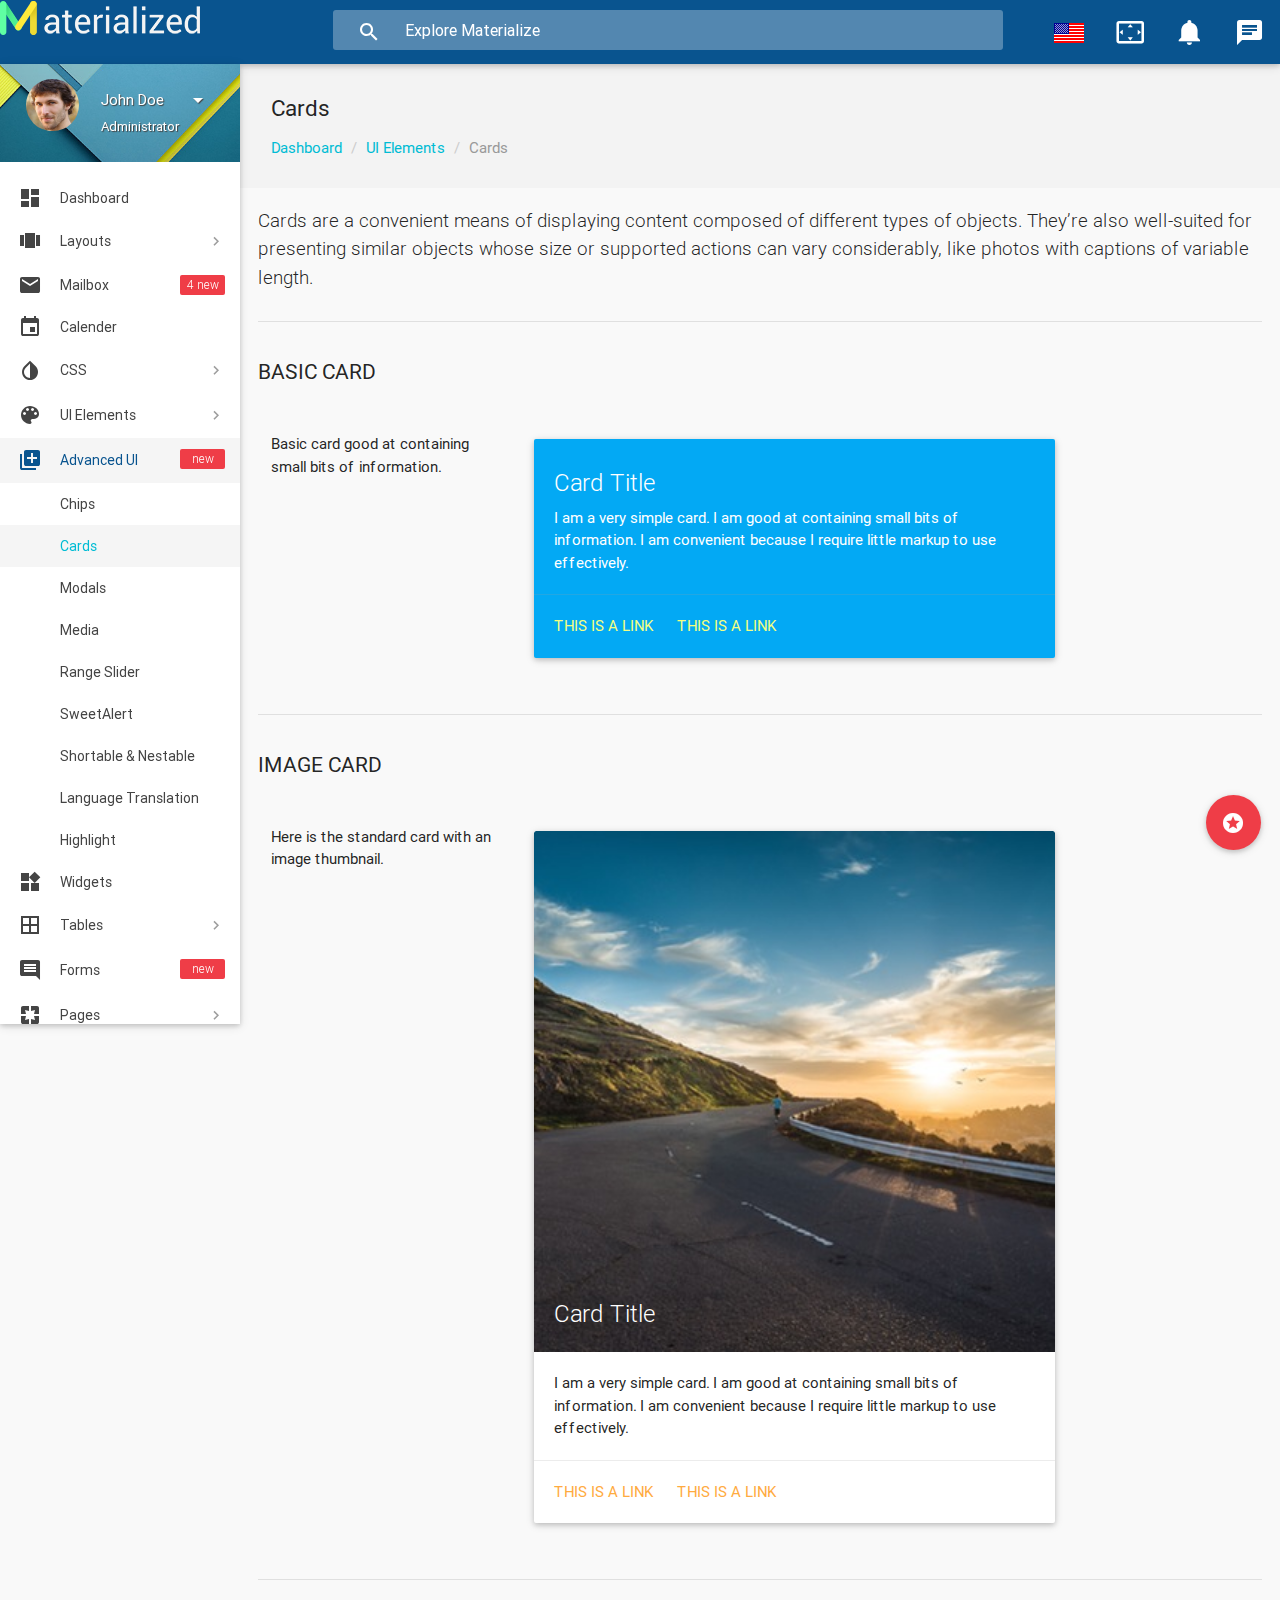
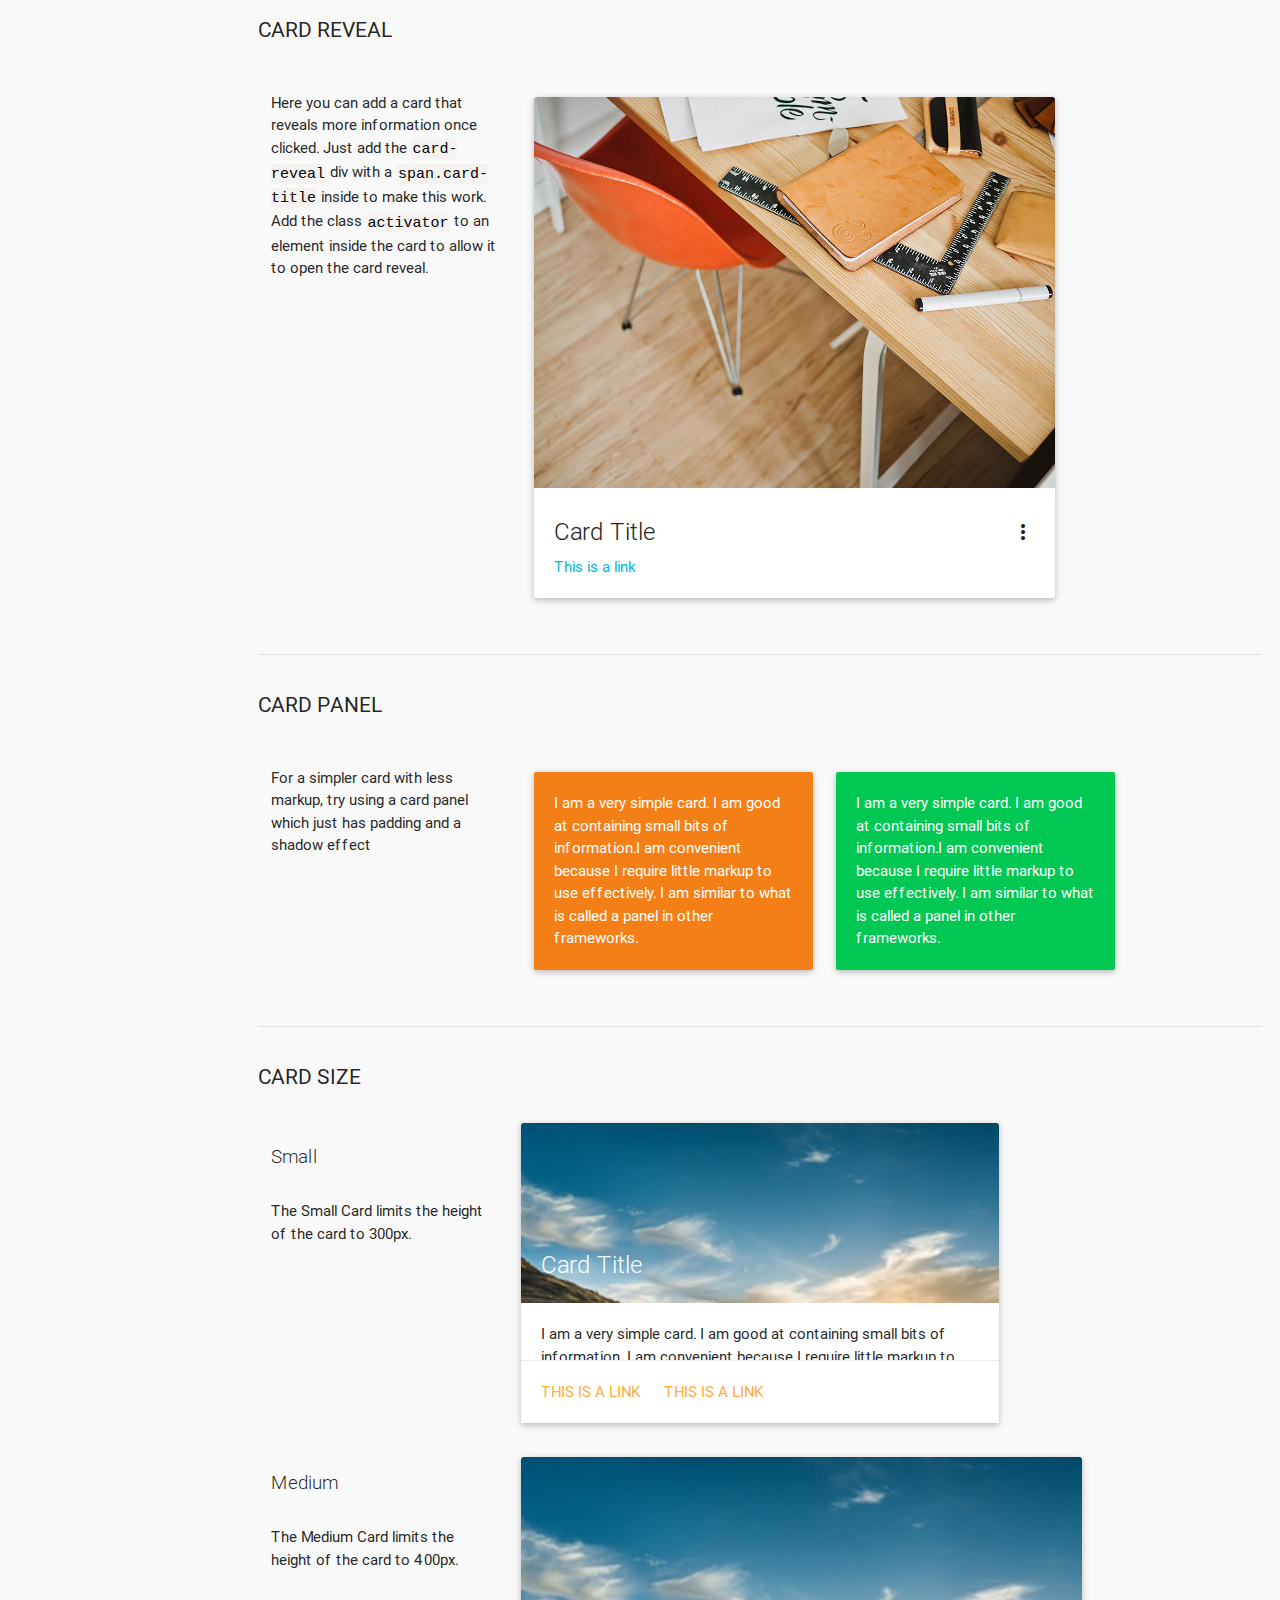
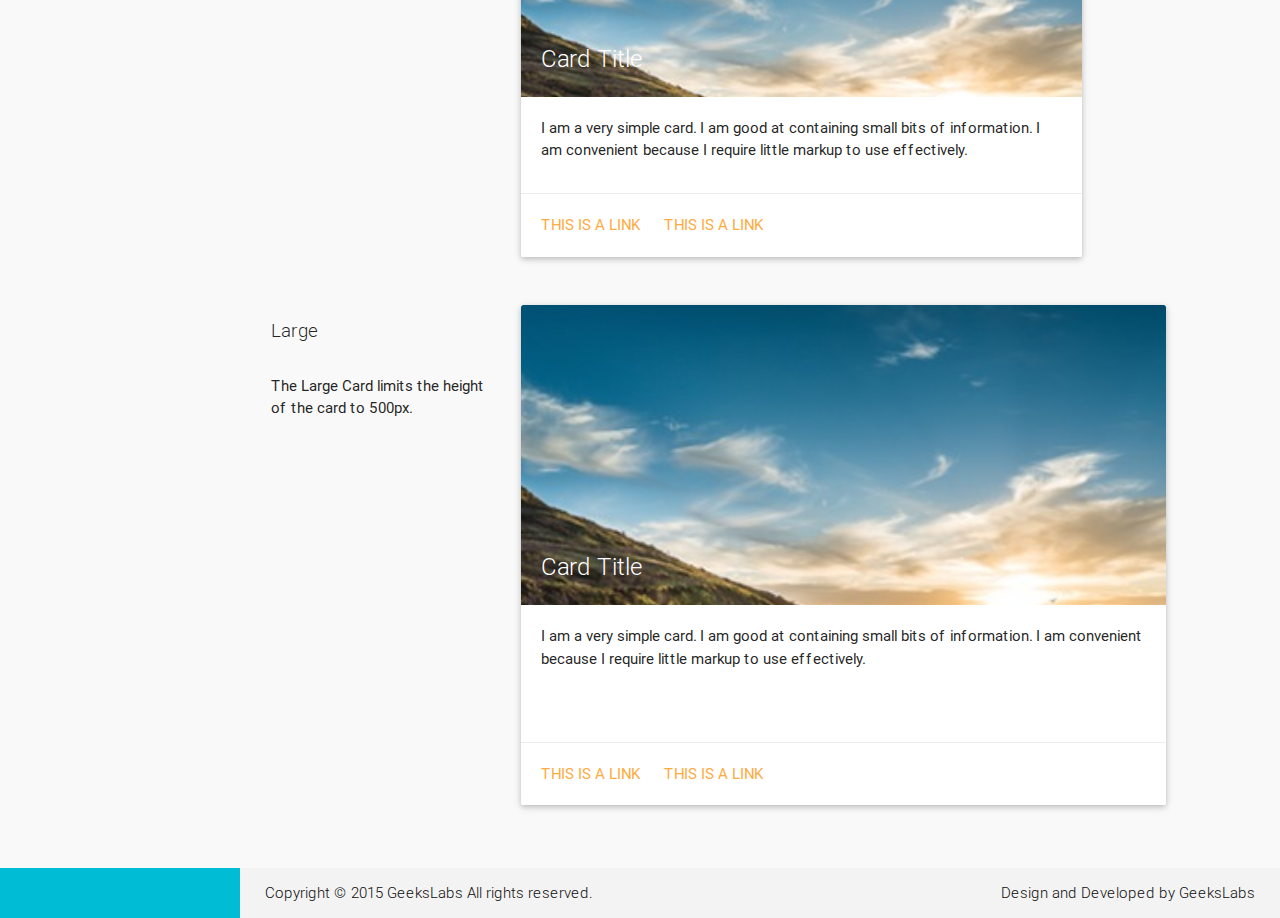
<file: advanced-ui-cards.html>
<!DOCTYPE html>
<html lang="en">

<!--================================================================================
	Item Name: Materialize - Material Design Admin Template
	Version: 3.1
	Author: GeeksLabs
	Author URL: http://www.themeforest.net/user/geekslabs
================================================================================ -->

<head>
  <meta http-equiv="Content-Type" content="text/html; charset=UTF-8">
  <meta name="viewport" content="width=device-width, initial-scale=1, maximum-scale=1.0, user-scalable=no">
  <meta http-equiv="X-UA-Compatible" content="IE=edge">
  <meta name="msapplication-tap-highlight" content="no">
  <meta name="description" content="Materialize is a Material Design Admin Template,It's modern, responsive and based on Material Design by Google. ">
  <meta name="keywords" content="materialize, admin template, dashboard template, flat admin template, responsive admin template,">
  <title>Cards | Materialize - Material Design Admin Template</title>

  <!-- Favicons-->
  <link rel="icon" href="images/favicon/favicon-32x32.png" sizes="32x32">
  <!-- Favicons-->
  <link rel="apple-touch-icon-precomposed" href="images/favicon/apple-touch-icon-152x152.png">
  <!-- For iPhone -->
  <meta name="msapplication-TileColor" content="#09548F">
  <meta name="msapplication-TileImage" content="images/favicon/mstile-144x144.png">
  <!-- For Windows Phone -->


  <!-- CORE CSS-->
  
  <link href="css/materialize.css" type="text/css" rel="stylesheet" media="screen,projection">
  <link href="css/style.css" type="text/css" rel="stylesheet" media="screen,projection">
    <!-- Custome CSS-->    
    <link href="css/custom/custom.css" type="text/css" rel="stylesheet" media="screen,projection">


  <!-- INCLUDED PLUGIN CSS ON THIS PAGE -->
  <link href="js/plugins/prism/prism.css" type="text/css" rel="stylesheet" media="screen,projection">
  <link href="js/plugins/perfect-scrollbar/perfect-scrollbar.css" type="text/css" rel="stylesheet" media="screen,projection">
  <link href="js/plugins/chartist-js/chartist.min.css" type="text/css" rel="stylesheet" media="screen,projection">
</head>

<body>
  <!-- Start Page Loading -->
  <div id="loader-wrapper">
      <div id="loader"></div>        
      <div class="loader-section section-left"></div>
      <div class="loader-section section-right"></div>
  </div>
  <!-- End Page Loading -->

  <!-- //////////////////////////////////////////////////////////////////////////// -->

  <!-- START HEADER -->
  <header id="header" class="page-topbar">
        <!-- start header nav-->
        <div class="navbar-fixed">
            <nav class="navbar-color">
                <div class="nav-wrapper">
                    <ul class="left">                      
                      <li><h1 class="logo-wrapper"><a href="index.html" class="brand-logo darken-1"><img src="images/materialize-logo.png" alt="materialize logo"></a> <span class="logo-text">Materialize</span></h1></li>
                    </ul>
                    <div class="header-search-wrapper hide-on-med-and-down">
                        <i class="mdi-action-search"></i>
                        <input type="text" name="Search" class="header-search-input z-depth-2" placeholder="Explore Materialize"/>
                    </div>
                    <ul class="right hide-on-med-and-down">
                        <li><a href="javascript:void(0);" class="waves-effect waves-block waves-light translation-button"  data-activates="translation-dropdown"><img src="images/flag-icons/United-States.png" alt="USA" /></a>
                        </li>
                        <li><a href="javascript:void(0);" class="waves-effect waves-block waves-light toggle-fullscreen"><i class="mdi-action-settings-overscan"></i></a>
                        </li>
                        <li><a href="javascript:void(0);" class="waves-effect waves-block waves-light notification-button" data-activates="notifications-dropdown"><i class="mdi-social-notifications"><small class="notification-badge">5</small></i>
                        
                        </a>
                        </li>                        
                        <li><a href="#" data-activates="chat-out" class="waves-effect waves-block waves-light chat-collapse"><i class="mdi-communication-chat"></i></a>
                        </li>
                    </ul>
                    <!-- translation-button -->
                    <ul id="translation-dropdown" class="dropdown-content">
                      <li>
                        <a href="#!"><img src="images/flag-icons/United-States.png" alt="English" />  <span class="language-select">English</span></a>
                      </li>
                      <li>
                        <a href="#!"><img src="images/flag-icons/France.png" alt="French" />  <span class="language-select">French</span></a>
                      </li>
                      <li>
                        <a href="#!"><img src="images/flag-icons/China.png" alt="Chinese" />  <span class="language-select">Chinese</span></a>
                      </li>
                      <li>
                        <a href="#!"><img src="images/flag-icons/Germany.png" alt="German" />  <span class="language-select">German</span></a>
                      </li>
                      
                    </ul>
                    <!-- notifications-dropdown -->
                    <ul id="notifications-dropdown" class="dropdown-content">
                      <li>
                        <h5>NOTIFICATIONS <span class="new badge">5</span></h5>
                      </li>
                      <li class="divider"></li>
                      <li>
                        <a href="#!"><i class="mdi-action-add-shopping-cart"></i> A new order has been placed!</a>
                        <time class="media-meta" datetime="2015-06-12T20:50:48+08:00">2 hours ago</time>
                      </li>
                      <li>
                        <a href="#!"><i class="mdi-action-stars"></i> Completed the task</a>
                        <time class="media-meta" datetime="2015-06-12T20:50:48+08:00">3 days ago</time>
                      </li>
                      <li>
                        <a href="#!"><i class="mdi-action-settings"></i> Settings updated</a>
                        <time class="media-meta" datetime="2015-06-12T20:50:48+08:00">4 days ago</time>
                      </li>
                      <li>
                        <a href="#!"><i class="mdi-editor-insert-invitation"></i> Director meeting started</a>
                        <time class="media-meta" datetime="2015-06-12T20:50:48+08:00">6 days ago</time>
                      </li>
                      <li>
                        <a href="#!"><i class="mdi-action-trending-up"></i> Generate monthly report</a>
                        <time class="media-meta" datetime="2015-06-12T20:50:48+08:00">1 week ago</time>
                      </li>
                    </ul>
                </div>
            </nav>
        </div>
        <!-- end header nav-->
  </header>
  <!-- END HEADER -->

  <!-- //////////////////////////////////////////////////////////////////////////// -->

  <!-- START MAIN -->
  <div id="main">
    <!-- START WRAPPER -->
    <div class="wrapper">

      <!-- START LEFT SIDEBAR NAV-->
      <aside id="left-sidebar-nav">
                <ul id="slide-out" class="side-nav fixed leftside-navigation">
                <li class="user-details cyan darken-2">
                <div class="row">
                    <div class="col col s4 m4 l4">
                        <img src="images/avatar.jpg" alt="" class="circle responsive-img valign profile-image">
                    </div>
                    <div class="col col s8 m8 l8">
                        <ul id="profile-dropdown" class="dropdown-content">
                            <li><a href="#"><i class="mdi-action-face-unlock"></i> Profile</a>
                            </li>
                            <li><a href="#"><i class="mdi-action-settings"></i> Settings</a>
                            </li>
                            <li><a href="#"><i class="mdi-communication-live-help"></i> Help</a>
                            </li>
                            <li class="divider"></li>
                            <li><a href="#"><i class="mdi-action-lock-outline"></i> Lock</a>
                            </li>
                            <li><a href="#"><i class="mdi-hardware-keyboard-tab"></i> Logout</a>
                            </li>
                        </ul>
                        <a class="btn-flat dropdown-button waves-effect waves-light white-text profile-btn" href="#" data-activates="profile-dropdown">John Doe<i class="mdi-navigation-arrow-drop-down right"></i></a>
                        <p class="user-roal">Administrator</p>
                    </div>
                </div>
            </li>
                <li class="bold"><a href="index.html" class="waves-effect waves-cyan"><i class="mdi-action-dashboard"></i> Dashboard</a>
                </li>
                <li class="no-padding">
                    <ul class="collapsible collapsible-accordion">
                        <li class="bold"><a class="collapsible-header waves-effect waves-cyan"><i class="mdi-action-view-carousel"></i> Layouts</a>
                            <div class="collapsible-body">
                                <ul>
                                    <li><a href="layout-fullscreen.html">Full Screen</a>
                                    </li>
                                    <li><a href="layout-horizontal-menu.html">Horizontal Menu</a>
                                    </li>
                                </ul>
                            </div>
                        </li>
                    </ul>
                </li>
                <li class="bold"><a href="app-email.html" class="waves-effect waves-cyan"><i class="mdi-communication-email"></i> Mailbox <span class="new badge">4</span></a>
                </li>
                <li class="bold"><a href="app-calendar.html" class="waves-effect waves-cyan"><i class="mdi-editor-insert-invitation"></i> Calender</a>
                </li>
                <li class="no-padding">
                    <ul class="collapsible collapsible-accordion">
                        <li class="bold"><a class="collapsible-header waves-effect waves-cyan"><i class="mdi-action-invert-colors"></i> CSS</a>
                            <div class="collapsible-body">
                                <ul>
                                    <li><a href="css-typography.html">Typography</a>
                                    </li>
                                    <li><a href="css-icons.html">Icons</a>
                                    </li>
                                    <li><a href="css-animations.html">Animations</a>
                                    </li>
                                    <li><a href="css-shadow.html">Shadow</a>
                                    </li>
                                    <li><a href="css-media.html">Media</a>
                                    </li>
                                    <li><a href="css-sass.html">Sass</a>
                                    </li>
                                </ul>
                            </div>
                        </li>
                        <li class="bold"><a class="collapsible-header  waves-effect waves-cyan"><i class="mdi-image-palette"></i> UI Elements</a>
                            <div class="collapsible-body">
                                <ul>
                                    <li><a href="ui-alerts.html">Alerts</a>
                                    </li>
                                    <li><a href="ui-buttons.html">Buttons</a>
                                    </li>
                                    <li><a href="ui-badges.html">Badges</a>
                                    </li>
                                    <li><a href="ui-breadcrumbs.html">Breadcrumbs</a>
                                    </li>
                                    <li><a href="ui-collections.html">Collections</a>
                                    </li>
                                    <li><a href="ui-collapsibles.html">Collapsibles</a>
                                    </li>
                                    <li><a href="ui-tabs.html">Tabs</a>
                                    </li>
                                    <li><a href="ui-navbar.html">Navbar</a>
                                    </li>
                                    <li><a href="ui-pagination.html">Pagination</a>
                                    </li>
                                    <li><a href="ui-preloader.html">Preloader</a>
                                    </li>
                                    <li><a href="ui-toasts.html">Toasts</a>
                                    </li>
                                    <li><a href="ui-tooltip.html">Tooltip</a>
                                    </li>
                                    <li><a href="ui-waves.html">Waves</a>
                                    </li>
                                </ul>
                            </div>
                        </li>
                        <li class="bold"><a class="collapsible-header waves-effect waves-cyan active"><i class="mdi-av-queue"></i> Advanced UI <span class="new badge"></span></a>
                            <div class="collapsible-body">
                                <ul>
                                    <li><a href="advanced-ui-chips.html">Chips</a>
                                    </li>
                                    <li class="active"><a href="advanced-ui-cards.html">Cards</a>
                                    </li>
                                    <li><a href="advanced-ui-modals.html">Modals</a>
                                    </li>
                                    <li><a href="advanced-ui-media.html">Media</a>
                                    </li>
                                    <li><a href="advanced-ui-range-slider.html">Range Slider</a>
                                    </li>
                                    <li><a href="advanced-ui-sweetalert.html">SweetAlert</a>
                                    </li>
                                    <li><a href="advanced-ui-nestable.html">Shortable & Nestable</a>
                                    </li>
                                    <li><a href="advanced-ui-translation.html">Language Translation</a>
                                    </li>
                                    <li><a href="advanced-ui-highlight.html">Highlight</a>
                                    </li>
                                </ul>
                            </div>
                        </li>
                        <li class="bold"><a href="app-widget.html" class="waves-effect waves-cyan"><i class="mdi-device-now-widgets"></i> Widgets</a>
                        </li>
                        <li class="bold"><a class="collapsible-header  waves-effect waves-cyan"><i class="mdi-editor-border-all"></i> Tables</a>
                            <div class="collapsible-body">
                                <ul>
                                    <li><a href="table-basic.html">Basic Tables</a>
                                    </li>
                                    <li><a href="table-data.html">Data Tables</a>
                                    </li>
                                    <li><a href="table-jsgrid.html">jsGrid</a>
                                    </li>
                                    <li><a href="table-editable.html">Editable Table</a>
                                    </li>
                                    <li><a href="table-floatThead.html">floatThead</a>
                                    </li>
                                </ul>
                            </div>
                        </li>
                        <li class="bold"><a class="collapsible-header  waves-effect waves-cyan"><i class="mdi-editor-insert-comment"></i> Forms <span class="new badge"></span></a>
                            <div class="collapsible-body">
                                <ul>
                                    <li><a href="form-elements.html">Form Elements</a>
                                    </li>
                                    <li><a href="form-layouts.html">Form Layouts</a>
                                    </li>
                                    <li><a href="form-validation.html">Form Validations</a>
                                    </li>
                                    <li><a href="form-masks.html">Form Masks</a>
                                    </li>
                                    <li><a href="form-file-uploads.html">File Uploads</a>
                                    </li>
                                </ul>
                            </div>
                        </li>
                        <li class="bold"><a class="collapsible-header  waves-effect waves-cyan"><i class="mdi-social-pages"></i> Pages</a>
                            <div class="collapsible-body">
                                <ul>                                        
                                    <li><a href="page-contact.html">Contact Page</a>
                                    </li>
                                    <li><a href="page-todo.html">ToDos</a>
                                    </li>
                                    <li><a href="page-blog-1.html">Blog Type 1</a>
                                    </li>
                                    <li><a href="page-blog-2.html">Blog Type 2</a>
                                    </li>
                                    <li><a href="page-404.html">404</a>
                                    </li>
                                    <li><a href="page-500.html">500</a>
                                    </li>
                                    <li><a href="page-blank.html">Blank</a>
                                    </li>
                                </ul>
                            </div>
                        </li>
                        <li class="bold"><a class="collapsible-header  waves-effect waves-cyan"><i class="mdi-action-shopping-cart"></i> eCommers</a>
                            <div class="collapsible-body">
                                <ul>
                                    <li><a href="eCommerce-products-page.html">Products Page</a>
                                    </li>                                        
                                    <li><a href="eCommerce-pricing.html">Pricing Table</a>
                                    </li>
                                    <li><a href="eCommerce-invoice.html">Invoice</a>
                                    </li>
                                </ul>
                            </div>
                        </li>
                        <li class="bold"><a class="collapsible-header  waves-effect waves-cyan"><i class="mdi-image-image"></i> Medias</a>
                            <div class="collapsible-body">
                                <ul>                                        
                                    <li><a href="media-gallary-page.html">Gallery Page</a>
                                    </li>
                                    <li><a href="media-hover-effects.html">Image Hover Effects</a>
                                    </li>
                                </ul>
                            </div>
                        </li>
                        <li class="bold"><a class="collapsible-header  waves-effect waves-cyan"><i class="mdi-action-account-circle"></i> User</a>
                            <div class="collapsible-body">
                                <ul>     
                                    <li><a href="user-profile-page.html">User Profile</a>
                                    </li>                                   
                                    <li><a href="user-login.html">Login</a>
                                    </li>                                        
                                    <li><a href="user-register.html">Register</a>
                                    </li>
                                    <li><a href="user-forgot-password.html">Forgot Password</a>
                                    </li>
                                    <li><a href="user-lock-screen.html">Lock Screen</a>
                                    </li>                                        
                                    <li><a href="user-session-timeout.html">Session Timeout</a>
                                    </li>
                                </ul>
                            </div>
                        </li>
                        
                        <li class="bold"><a class="collapsible-header waves-effect waves-cyan"><i class="mdi-editor-insert-chart"></i> Charts</a>
                            <div class="collapsible-body">
                                <ul>
                                    <li><a href="charts-chartjs.html">Chart JS</a>
                                    </li>
                                    <li><a href="charts-chartist.html">Chartist</a>
                                    </li>
                                    <li><a href="charts-morris.html">Morris Charts</a>
                                    </li>
                                    <li><a href="charts-xcharts.html">xCharts</a>
                                    </li>
                                    <li><a href="charts-flotcharts.html">Flot Charts</a>
                                    </li>
                                    <li><a href="charts-sparklines.html">Sparkline Charts</a>
                                    </li>
                                </ul>
                            </div>
                        </li>
                    </ul>
                </li>
                <li class="li-hover"><div class="divider"></div></li>
                <li class="li-hover"><p class="ultra-small margin more-text">MORE</p></li>
                <li><a href="angular-ui.html"><i class="mdi-action-verified-user"></i> Angular UI  <span class="new badge"></span></a>
                </li>
                <li><a href="css-grid.html"><i class="mdi-image-grid-on"></i> Grid</a>
                </li>
                <li><a href="css-color.html"><i class="mdi-editor-format-color-fill"></i> Color</a>
                </li>
                <li><a href="css-helpers.html"><i class="mdi-communication-live-help"></i> Helpers</a>
                </li>
                <li><a href="changelogs.html"><i class="mdi-action-swap-vert-circle"></i> Changelogs</a>
                </li>                    
                <li class="li-hover"><div class="divider"></div></li>
                <li class="li-hover"><p class="ultra-small margin more-text">Daily Sales</p></li>
                <li class="li-hover">
                    <div class="row">
                        <div class="col s12 m12 l12">
                            <div class="sample-chart-wrapper">                            
                                <div class="ct-chart ct-golden-section" id="ct2-chart"></div>
                            </div>
                        </div>
                    </div>
                </li>
            </ul>
                <a href="#" data-activates="slide-out" class="sidebar-collapse btn-floating btn-medium waves-effect waves-light hide-on-large-only cyan"><i class="mdi-navigation-menu"></i></a>
            </aside>
      <!-- END LEFT SIDEBAR NAV-->

      <!-- //////////////////////////////////////////////////////////////////////////// -->

      <!-- START CONTENT -->
      <section id="content">

        <!--breadcrumbs start-->
        <div id="breadcrumbs-wrapper">
            <!-- Search for small screen -->
            <div class="header-search-wrapper grey hide-on-large-only">
                <i class="mdi-action-search active"></i>
                <input type="text" name="Search" class="header-search-input z-depth-2" placeholder="Explore Materialize">
            </div>
          <div class="container">
            <div class="row">
              <div class="col s12 m12 l12">
                <h5 class="breadcrumbs-title">Cards</h5>
                <ol class="breadcrumbs">
                  <li><a href="index.html">Dashboard</a>
                  </li>
                  <li><a href="#">UI Elements</a>
                  </li>
                  <li class="active">Cards</li>
                </ol>
              </div>
            </div>
          </div>
        </div>
        <!--breadcrumbs end-->


        <!--start container-->
        <div class="container">
          <p class="caption">Cards are a convenient means of displaying content composed of different types of objects. They’re also well-suited for presenting similar objects whose size or supported actions can vary considerably, like photos with captions of variable length.</p>

          <div class="divider"></div>
          <!--Basic Card-->
          <div id="basic-card" class="section">
            <h4 class="header">Basic Card</h4>
            <div class="row">
              <div class="col s12 m4 l3">
                <p>Basic card good at containing small bits of information.</p>
              </div>
              <div class="col s12 m8 l9">
                <div class="row">
                  <div class="col s12 m8 l9">
                    <div class="card  light-blue">
                      <div class="card-content white-text">
                        <span class="card-title">Card Title</span>
                        <p>I am a very simple card. I am good at containing small bits of information. I am convenient because I require little markup to use effectively.</p>
                      </div>
                      <div class="card-action">
                        <a href="#" class="lime-text text-accent-1">This is a link</a>
                        <a href="#" class="lime-text text-accent-1">This is a link</a>
                      </div>
                    </div>
                  </div>
                </div>
              </div>
            </div>
          </div>
          <!--Image Card-->
          <div class="divider"></div>
          <div id="image-card" class="section">
            <h4 class="header">Image Card</h4>
            <div class="row">
              <div class="col s12 m4 l3">
                <p>Here is the standard card with an image thumbnail.</p>
              </div>
              <div class="col s12 m8 l9">
                <div class="row">
                  <div class="col s12 m8 l9">
                    <div class="card">
                      <div class="card-image">
                        <img src="images/sample-1.jpg" alt="sample">

                        <span class="card-title">Card Title</span>
                      </div>
                      <div class="card-content">
                        <p>I am a very simple card. I am good at containing small bits of information. I am convenient because I require little markup to use effectively.</p>
                      </div>
                      <div class="card-action">
                        <a href="#">This is a link</a>
                        <a href='#'>This is a link</a>
                      </div>
                    </div>
                  </div>
                </div>
              </div>
            </div>
          </div>
          <!--Card Reveal-->
          <div class="divider"></div>
          <div id="card-reveal" class="section">
            <h4 class="header">Card Reveal</h4>
            <div class="row">
              <div class="col s12 m4 l3">
                <p>Here you can add a card that reveals more information once clicked. Just add the <code class=" language-markup">card-reveal</code> div with a <code class=" language-markup">span.card-title</code> inside to make this work. Add the class
                  <code class=" language-markup">activator</code> to an element inside the card to allow it to open the card reveal.</p>
              </div>
              <div class="col s12 m8 l9">
                <div class="row">
                  <div class="col s12 m8 l9">
                    <div class="card">
                      <div class="card-image waves-effect waves-block waves-light">
                        <img class="activator" src="images/office.jpg" alt="office">
                      </div>
                      <div class="card-content">
                        <span class="card-title activator grey-text text-darken-4">Card Title <i class="mdi-navigation-more-vert right"></i></span>
                        <p><a href="#">This is a link</a>
                        </p>
                      </div>
                      <div class="card-reveal">
                        <span class="card-title grey-text text-darken-4">Card Title <i class="mdi-navigation-close right"></i></span>
                        <p>Here is some more information about this product that is only revealed once clicked on.</p>
                      </div>
                    </div>
                  </div>
                </div>
              </div>
            </div>
          </div>

          <!--Card Panel-->
          <div class="divider"></div>
          <div id="card-panel-type" class="section">
            <h4 class="header">Card Panel</h4>
            <div class="row">
              <div class="col s12 m4 l3">
                <p>For a simpler card with less markup, try using a card panel which just has padding and a shadow effect</p>
              </div>
              <div class="col s12 m8 l9">
                <div class="row">
                  <div class="col s12 m5">
                    <div class="card-panel yellow darken-4">
                      <span class="white-text">I am a very simple card. I am good at containing small bits of information.I am convenient because I require little markup to use effectively. I am similar to what is called a panel in other frameworks.</span>
                    </div>
                  </div>
                  <div class="col s12 m5">
                    <div class="card-panel  green accent-4">
                      <span class="white-text">I am a very simple card. I am good at containing small bits of information.I am convenient because I require little markup to use effectively. I am similar to what is called a panel in other frameworks.</span>
                    </div>
                  </div>
                </div>
              </div>
            </div>
          </div>

          <!--Card Size-->
          <div class="divider"></div>
          <div id="card-size" class="section">
            <h4 class="header">Card Size</h4>
            <div class="row">
              <div class="col s12 m4 l3">
                <p class="caption">Small</p>
                <p>The Small Card limits the height of the card to 300px.</p>
              </div>
              <div class="col s12 m6 l6">
                <div class="card small">
                  <div class="card-image">
                    <img src="images/sample-1.jpg" alt="sample">
                    <span class="card-title">Card Title</span>
                  </div>
                  <div class="card-content">
                    <p>I am a very simple card. I am good at containing small bits of information. I am convenient because I require little markup to use effectively.</p>
                  </div>
                  <div class="card-action">
                    <a href="#">This is a link</a>
                    <a href="#">This is a link</a>
                  </div>
                </div>
              </div>
            </div>
            <div class="row section">
              <div class="col s12 m4 l3">
                <p class="caption">Medium</p>
                <p>The Medium Card limits the height of the card to 400px.</p>
              </div>
              <div class="col s12 m7 l7">
                <div class="card medium">
                  <div class="card-image">
                    <img src="images/sample-1.jpg" alt="sample">
                    <span class="card-title">Card Title</span>
                  </div>
                  <div class="card-content">
                    <p>I am a very simple card. I am good at containing small bits of information. I am convenient because I require little markup to use effectively.</p>
                  </div>
                  <div class="card-action">
                    <a href="#">This is a link</a>
                    <a href="#">This is a link</a>
                  </div>
                </div>
              </div>
            </div>
            <div class="row section">
              <div class="col s12 m4 l3">
                <p class="caption">Large</p>
                <p>The Large Card limits the height of the card to 500px.</p>
              </div>
              <div class="col s12 m8 l8">
                <div class="card large">
                  <div class="card-image">
                    <img src="images/sample-1.jpg" alt="sample">
                    <span class="card-title">Card Title</span>
                  </div>
                  <div class="card-content">
                    <p>I am a very simple card. I am good at containing small bits of information. I am convenient because I require little markup to use effectively.</p>
                  </div>
                  <div class="card-action">
                    <a href="#">This is a link</a>
                    <a href="#">This is a link</a>
                  </div>
                </div>
              </div>
            </div>
          </div>
          <!-- Floating Action Button -->
            <div class="fixed-action-btn" style="bottom: 50px; right: 19px;">
                <a class="btn-floating btn-large">
                  <i class="mdi-action-stars"></i>
                </a>
                <ul>
                  <li><a href="css-helpers.html" class="btn-floating red"><i class="large mdi-communication-live-help"></i></a></li>
                  <li><a href="app-widget.html" class="btn-floating yellow darken-1"><i class="large mdi-device-now-widgets"></i></a></li>
                  <li><a href="app-calendar.html" class="btn-floating green"><i class="large mdi-editor-insert-invitation"></i></a></li>
                  <li><a href="app-email.html" class="btn-floating blue"><i class="large mdi-communication-email"></i></a></li>
                </ul>
            </div>
            <!-- Floating Action Button -->
        </div>
        <!--end container-->

      </section>
      <!-- END CONTENT -->

      <!-- //////////////////////////////////////////////////////////////////////////// -->
      <!-- START RIGHT SIDEBAR NAV-->
      <aside id="right-sidebar-nav">
        <ul id="chat-out" class="side-nav rightside-navigation">
            <li class="li-hover">
            <a href="#" data-activates="chat-out" class="chat-close-collapse right"><i class="mdi-navigation-close"></i></a>
            <div id="right-search" class="row">
                <form class="col s12">
                    <div class="input-field">
                        <i class="mdi-action-search prefix"></i>
                        <input id="icon_prefix" type="text" class="validate">
                        <label for="icon_prefix">Search</label>
                    </div>
                </form>
            </div>
            </li>
            <li class="li-hover">
                <ul class="chat-collapsible" data-collapsible="expandable">
                <li>
                    <div class="collapsible-header teal white-text active"><i class="mdi-social-whatshot"></i>Recent Activity</div>
                    <div class="collapsible-body recent-activity">
                        <div class="recent-activity-list chat-out-list row">
                            <div class="col s3 recent-activity-list-icon"><i class="mdi-action-add-shopping-cart"></i>
                            </div>
                            <div class="col s9 recent-activity-list-text">
                                <a href="#">just now</a>
                                <p>Jim Doe Purchased new equipments for zonal office.</p>
                            </div>
                        </div>
                        <div class="recent-activity-list chat-out-list row">
                            <div class="col s3 recent-activity-list-icon"><i class="mdi-device-airplanemode-on"></i>
                            </div>
                            <div class="col s9 recent-activity-list-text">
                                <a href="#">Yesterday</a>
                                <p>Your Next flight for USA will be on 15th August 2015.</p>
                            </div>
                        </div>
                        <div class="recent-activity-list chat-out-list row">
                            <div class="col s3 recent-activity-list-icon"><i class="mdi-action-settings-voice"></i>
                            </div>
                            <div class="col s9 recent-activity-list-text">
                                <a href="#">5 Days Ago</a>
                                <p>Natalya Parker Send you a voice mail for next conference.</p>
                            </div>
                        </div>
                        <div class="recent-activity-list chat-out-list row">
                            <div class="col s3 recent-activity-list-icon"><i class="mdi-action-store"></i>
                            </div>
                            <div class="col s9 recent-activity-list-text">
                                <a href="#">Last Week</a>
                                <p>Jessy Jay open a new store at S.G Road.</p>
                            </div>
                        </div>
                        <div class="recent-activity-list chat-out-list row">
                            <div class="col s3 recent-activity-list-icon"><i class="mdi-action-settings-voice"></i>
                            </div>
                            <div class="col s9 recent-activity-list-text">
                                <a href="#">5 Days Ago</a>
                                <p>Natalya Parker Send you a voice mail for next conference.</p>
                            </div>
                        </div>
                    </div>
                </li>
                <li>
                    <div class="collapsible-header light-blue white-text active"><i class="mdi-editor-attach-money"></i>Sales Repoart</div>
                    <div class="collapsible-body sales-repoart">
                        <div class="sales-repoart-list  chat-out-list row">
                            <div class="col s8">Target Salse</div>
                            <div class="col s4"><span id="sales-line-1"></span>
                            </div>
                        </div>
                        <div class="sales-repoart-list chat-out-list row">
                            <div class="col s8">Payment Due</div>
                            <div class="col s4"><span id="sales-bar-1"></span>
                            </div>
                        </div>
                        <div class="sales-repoart-list chat-out-list row">
                            <div class="col s8">Total Delivery</div>
                            <div class="col s4"><span id="sales-line-2"></span>
                            </div>
                        </div>
                        <div class="sales-repoart-list chat-out-list row">
                            <div class="col s8">Total Progress</div>
                            <div class="col s4"><span id="sales-bar-2"></span>
                            </div>
                        </div>
                    </div>
                </li>
                <li>
                    <div class="collapsible-header red white-text"><i class="mdi-action-stars"></i>Favorite Associates</div>
                    <div class="collapsible-body favorite-associates">
                        <div class="favorite-associate-list chat-out-list row">
                            <div class="col s4"><img src="images/avatar.jpg" alt="" class="circle responsive-img online-user valign profile-image">
                            </div>
                            <div class="col s8">
                                <p>Eileen Sideways</p>
                                <p class="place">Los Angeles, CA</p>
                            </div>
                        </div>
                        <div class="favorite-associate-list chat-out-list row">
                            <div class="col s4"><img src="images/avatar.jpg" alt="" class="circle responsive-img online-user valign profile-image">
                            </div>
                            <div class="col s8">
                                <p>Zaham Sindil</p>
                                <p class="place">San Francisco, CA</p>
                            </div>
                        </div>
                        <div class="favorite-associate-list chat-out-list row">
                            <div class="col s4"><img src="images/avatar.jpg" alt="" class="circle responsive-img offline-user valign profile-image">
                            </div>
                            <div class="col s8">
                                <p>Renov Leongal</p>
                                <p class="place">Cebu City, Philippines</p>
                            </div>
                        </div>
                        <div class="favorite-associate-list chat-out-list row">
                            <div class="col s4"><img src="images/avatar.jpg" alt="" class="circle responsive-img online-user valign profile-image">
                            </div>
                            <div class="col s8">
                                <p>Weno Carasbong</p>
                                <p>Tokyo, Japan</p>
                            </div>
                        </div>
                        <div class="favorite-associate-list chat-out-list row">
                            <div class="col s4"><img src="images/avatar.jpg" alt="" class="circle responsive-img offline-user valign profile-image">
                            </div>
                            <div class="col s8">
                                <p>Nusja Nawancali</p>
                                <p class="place">Bangkok, Thailand</p>
                            </div>
                        </div>
                    </div>
                </li>
                </ul>
            </li>
        </ul>
      </aside>
      <!-- LEFT RIGHT SIDEBAR NAV-->

    </div>
    <!-- END WRAPPER -->

  </div>
  <!-- END MAIN -->



  <!-- //////////////////////////////////////////////////////////////////////////// -->

  <!-- START FOOTER -->
  <footer class="page-footer">
    <div class="footer-copyright">
      <div class="container">
        <span>Copyright © 2015 <a class="grey-text text-lighten-4" href="http://themeforest.net/user/geekslabs/portfolio?ref=geekslabs" target="_blank">GeeksLabs</a> All rights reserved.</span>
        <span class="right"> Design and Developed by <a class="grey-text text-lighten-4" href="http://geekslabs.com/">GeeksLabs</a></span>
        </div>
    </div>
  </footer>
    <!-- END FOOTER -->



    <!-- ================================================
    Scripts
    ================================================ -->
    
    <!-- jQuery Library -->
    <script type="text/javascript" src="js/plugins/jquery-1.11.2.min.js"></script>    
    <!--materialize js-->
    <script type="text/javascript" src="js/materialize.js"></script>
    <!--prism-->
    <script type="text/javascript" src="js/plugins/prism/prism.js"></script>
    <!--scrollbar-->
    <script type="text/javascript" src="js/plugins/perfect-scrollbar/perfect-scrollbar.min.js"></script>
    <!-- chartist -->
    <script type="text/javascript" src="js/plugins/chartist-js/chartist.min.js"></script>   
    
    <!--plugins.js - Some Specific JS codes for Plugin Settings-->
    <script type="text/javascript" src="js/plugins.js"></script>
    <!--custom-script.js - Add your own theme custom JS-->
    <script type="text/javascript" src="js/custom-script.js"></script>
    
</body>

</html>
</file>
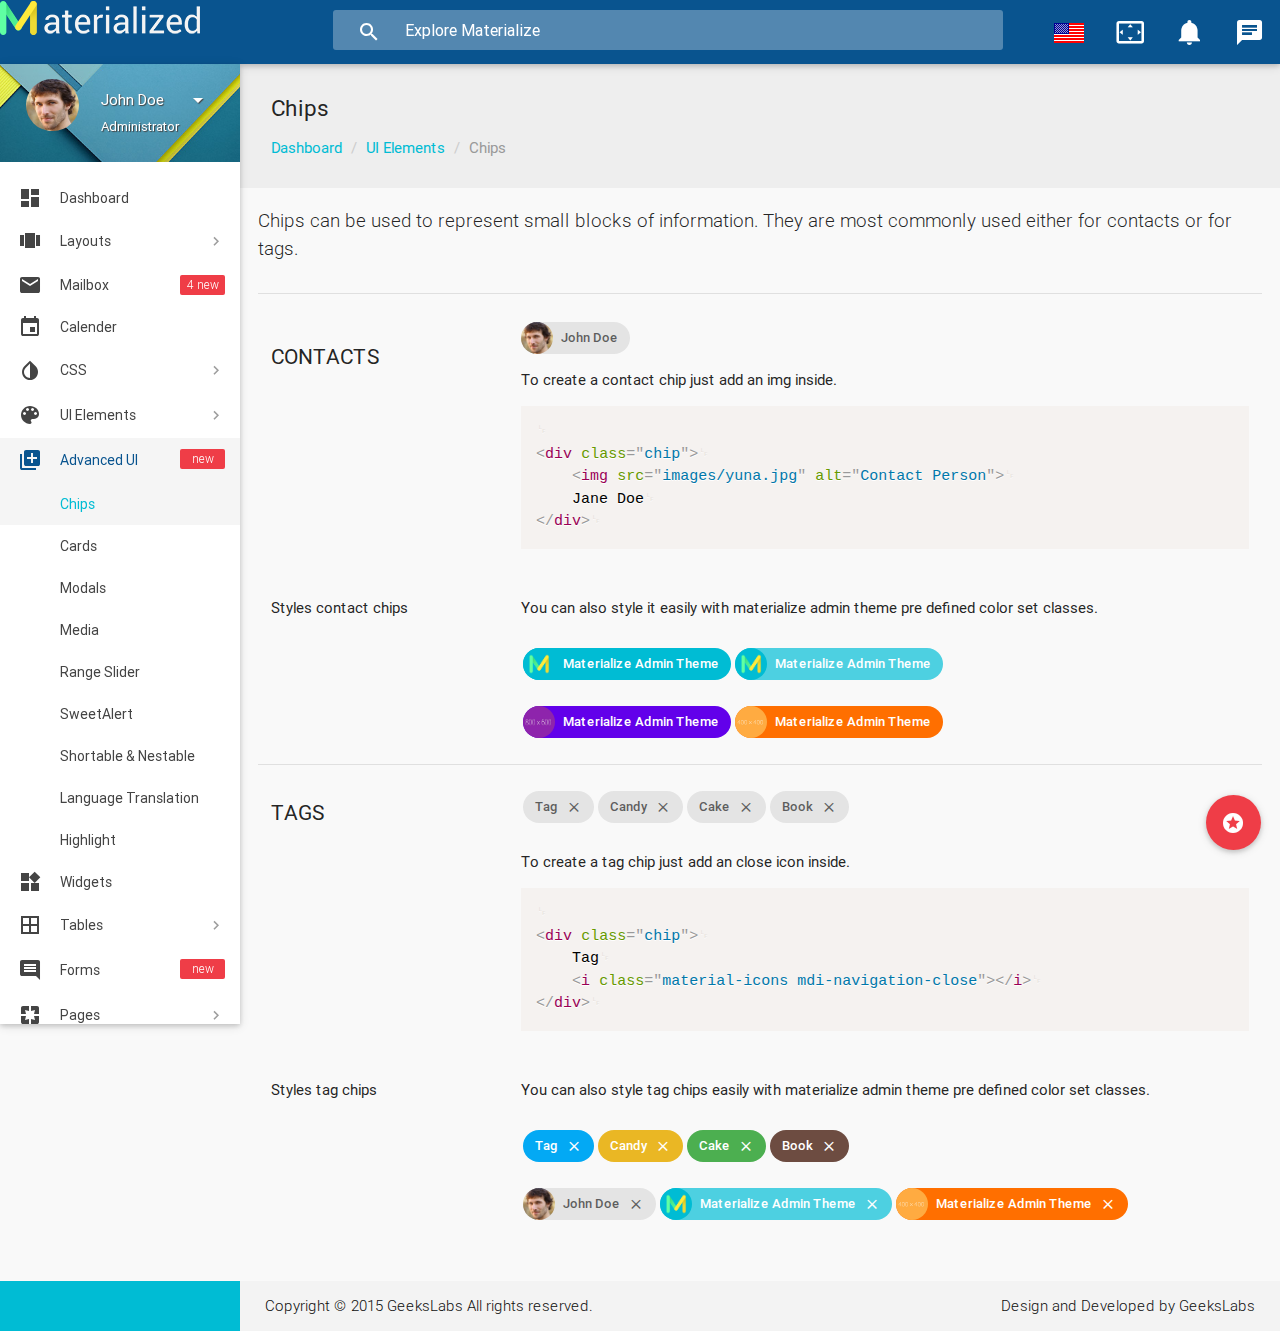
<file: advanced-ui-chips.html>
<!DOCTYPE html>
<html lang="en">

<!--================================================================================
	Item Name: Materialize - Material Design Admin Template
	Version: 3.1
	Author: GeeksLabs
	Author URL: http://www.themeforest.net/user/geekslabs
================================================================================ -->

<head>
  <meta http-equiv="Content-Type" content="text/html; charset=UTF-8">
  <meta name="viewport" content="width=device-width, initial-scale=1, maximum-scale=1.0, user-scalable=no">
  <meta http-equiv="X-UA-Compatible" content="IE=edge">
  <meta name="msapplication-tap-highlight" content="no">
  <meta name="description" content="Materialize is a Material Design Admin Template,It's modern, responsive and based on Material Design by Google. ">
  <meta name="keywords" content="materialize, admin template, dashboard template, flat admin template, responsive admin template,">
  <title>Chips | Materialize - Material Design Admin Template</title>

  <!-- Favicons-->
  <link rel="icon" href="images/favicon/favicon-32x32.png" sizes="32x32">
  <!-- Favicons-->
  <link rel="apple-touch-icon-precomposed" href="images/favicon/apple-touch-icon-152x152.png">
  <!-- For iPhone -->
  <meta name="msapplication-TileColor" content="#09548F">
  <meta name="msapplication-TileImage" content="images/favicon/mstile-144x144.png">
  <!-- For Windows Phone -->


  <!-- CORE CSS-->
  <link href="css/materialize.css" type="text/css" rel="stylesheet" media="screen,projection">
  <link href="css/style.css" type="text/css" rel="stylesheet" media="screen,projection">
  <!-- Custome CSS-->    
  <link href="css/custom/custom.css" type="text/css" rel="stylesheet" media="screen,projection">

  <!-- INCLUDED PLUGIN CSS ON THIS PAGE -->
  <link href="js/plugins/prism/prism.css" type="text/css" rel="stylesheet" media="screen,projection">
  <link href="js/plugins/perfect-scrollbar/perfect-scrollbar.css" type="text/css" rel="stylesheet" media="screen,projection">
  <link href="js/plugins/chartist-js/chartist.min.css" type="text/css" rel="stylesheet" media="screen,projection">
  
</head>

<body>
  <!-- Start Page Loading -->
  <div id="loader-wrapper">
      <div id="loader"></div>        
      <div class="loader-section section-left"></div>
      <div class="loader-section section-right"></div>
  </div>
  <!-- End Page Loading -->

  <!-- //////////////////////////////////////////////////////////////////////////// -->

  <!-- START HEADER -->
  <header id="header" class="page-topbar">
        <!-- start header nav-->
        <div class="navbar-fixed">
            <nav class="navbar-color">
                <div class="nav-wrapper">
                    <ul class="left">                      
                      <li><h1 class="logo-wrapper"><a href="index.html" class="brand-logo darken-1"><img src="images/materialize-logo.png" alt="materialize logo"></a> <span class="logo-text">Materialize</span></h1></li>
                    </ul>
                    <div class="header-search-wrapper hide-on-med-and-down">
                        <i class="mdi-action-search"></i>
                        <input type="text" name="Search" class="header-search-input z-depth-2" placeholder="Explore Materialize"/>
                    </div>
                    <ul class="right hide-on-med-and-down">
                        <li><a href="javascript:void(0);" class="waves-effect waves-block waves-light translation-button"  data-activates="translation-dropdown"><img src="images/flag-icons/United-States.png" alt="USA" /></a>
                        </li>
                        <li><a href="javascript:void(0);" class="waves-effect waves-block waves-light toggle-fullscreen"><i class="mdi-action-settings-overscan"></i></a>
                        </li>
                        <li><a href="javascript:void(0);" class="waves-effect waves-block waves-light notification-button" data-activates="notifications-dropdown"><i class="mdi-social-notifications"><small class="notification-badge">5</small></i>
                        
                        </a>
                        </li>                        
                        <li><a href="#" data-activates="chat-out" class="waves-effect waves-block waves-light chat-collapse"><i class="mdi-communication-chat"></i></a>
                        </li>
                    </ul>
                    <!-- translation-button -->
                    <ul id="translation-dropdown" class="dropdown-content">
                      <li>
                        <a href="#!"><img src="images/flag-icons/United-States.png" alt="English" />  <span class="language-select">English</span></a>
                      </li>
                      <li>
                        <a href="#!"><img src="images/flag-icons/France.png" alt="French" />  <span class="language-select">French</span></a>
                      </li>
                      <li>
                        <a href="#!"><img src="images/flag-icons/China.png" alt="Chinese" />  <span class="language-select">Chinese</span></a>
                      </li>
                      <li>
                        <a href="#!"><img src="images/flag-icons/Germany.png" alt="German" />  <span class="language-select">German</span></a>
                      </li>
                      
                    </ul>
                    <!-- notifications-dropdown -->
                    <ul id="notifications-dropdown" class="dropdown-content">
                      <li>
                        <h5>NOTIFICATIONS <span class="new badge">5</span></h5>
                      </li>
                      <li class="divider"></li>
                      <li>
                        <a href="#!"><i class="mdi-action-add-shopping-cart"></i> A new order has been placed!</a>
                        <time class="media-meta" datetime="2015-06-12T20:50:48+08:00">2 hours ago</time>
                      </li>
                      <li>
                        <a href="#!"><i class="mdi-action-stars"></i> Completed the task</a>
                        <time class="media-meta" datetime="2015-06-12T20:50:48+08:00">3 days ago</time>
                      </li>
                      <li>
                        <a href="#!"><i class="mdi-action-settings"></i> Settings updated</a>
                        <time class="media-meta" datetime="2015-06-12T20:50:48+08:00">4 days ago</time>
                      </li>
                      <li>
                        <a href="#!"><i class="mdi-editor-insert-invitation"></i> Director meeting started</a>
                        <time class="media-meta" datetime="2015-06-12T20:50:48+08:00">6 days ago</time>
                      </li>
                      <li>
                        <a href="#!"><i class="mdi-action-trending-up"></i> Generate monthly report</a>
                        <time class="media-meta" datetime="2015-06-12T20:50:48+08:00">1 week ago</time>
                      </li>
                    </ul>
                </div>
            </nav>
        </div>
        <!-- end header nav-->
  </header>
  <!-- END HEADER -->

  <!-- //////////////////////////////////////////////////////////////////////////// -->

  <!-- START MAIN -->
  <div id="main">
    <!-- START WRAPPER -->
    <div class="wrapper">

      <!-- START LEFT SIDEBAR NAV-->
      <aside id="left-sidebar-nav">
                <ul id="slide-out" class="side-nav fixed leftside-navigation">
                <li class="user-details cyan darken-2">
                <div class="row">
                    <div class="col col s4 m4 l4">
                        <img src="images/avatar.jpg" alt="" class="circle responsive-img valign profile-image">
                    </div>
                    <div class="col col s8 m8 l8">
                        <ul id="profile-dropdown" class="dropdown-content">
                            <li><a href="#"><i class="mdi-action-face-unlock"></i> Profile</a>
                            </li>
                            <li><a href="#"><i class="mdi-action-settings"></i> Settings</a>
                            </li>
                            <li><a href="#"><i class="mdi-communication-live-help"></i> Help</a>
                            </li>
                            <li class="divider"></li>
                            <li><a href="#"><i class="mdi-action-lock-outline"></i> Lock</a>
                            </li>
                            <li><a href="#"><i class="mdi-hardware-keyboard-tab"></i> Logout</a>
                            </li>
                        </ul>
                        <a class="btn-flat dropdown-button waves-effect waves-light white-text profile-btn" href="#" data-activates="profile-dropdown">John Doe<i class="mdi-navigation-arrow-drop-down right"></i></a>
                        <p class="user-roal">Administrator</p>
                    </div>
                </div>
            </li>
                <li class="bold"><a href="index.html" class="waves-effect waves-cyan"><i class="mdi-action-dashboard"></i> Dashboard</a>
                </li>
                <li class="no-padding">
                    <ul class="collapsible collapsible-accordion">
                        <li class="bold"><a class="collapsible-header waves-effect waves-cyan"><i class="mdi-action-view-carousel"></i> Layouts</a>
                            <div class="collapsible-body">
                                <ul>
                                    <li><a href="layout-fullscreen.html">Full Screen</a>
                                    </li>
                                    <li><a href="layout-horizontal-menu.html">Horizontal Menu</a>
                                    </li>
                                </ul>
                            </div>
                        </li>
                    </ul>
                </li>
                <li class="bold"><a href="app-email.html" class="waves-effect waves-cyan"><i class="mdi-communication-email"></i> Mailbox <span class="new badge">4</span></a>
                </li>
                <li class="bold"><a href="app-calendar.html" class="waves-effect waves-cyan"><i class="mdi-editor-insert-invitation"></i> Calender</a>
                </li>
                <li class="no-padding">
                    <ul class="collapsible collapsible-accordion">
                        <li class="bold"><a class="collapsible-header waves-effect waves-cyan"><i class="mdi-action-invert-colors"></i> CSS</a>
                            <div class="collapsible-body">
                                <ul>
                                    <li><a href="css-typography.html">Typography</a>
                                    </li>
                                    <li><a href="css-icons.html">Icons</a>
                                    </li>
                                    <li><a href="css-animations.html">Animations</a>
                                    </li>
                                    <li><a href="css-shadow.html">Shadow</a>
                                    </li>
                                    <li><a href="css-media.html">Media</a>
                                    </li>
                                    <li><a href="css-sass.html">Sass</a>
                                    </li>
                                </ul>
                            </div>
                        </li>
                        <li class="bold"><a class="collapsible-header  waves-effect waves-cyan"><i class="mdi-image-palette"></i> UI Elements</a>
                            <div class="collapsible-body">
                                <ul>
                                    <li><a href="ui-alerts.html">Alerts</a>
                                    </li>
                                    <li><a href="ui-buttons.html">Buttons</a>
                                    </li>
                                    <li><a href="ui-badges.html">Badges</a>
                                    </li>
                                    <li><a href="ui-breadcrumbs.html">Breadcrumbs</a>
                                    </li>
                                    <li><a href="ui-collections.html">Collections</a>
                                    </li>
                                    <li><a href="ui-collapsibles.html">Collapsibles</a>
                                    </li>
                                    <li><a href="ui-tabs.html">Tabs</a>
                                    </li>
                                    <li><a href="ui-navbar.html">Navbar</a>
                                    </li>
                                    <li><a href="ui-pagination.html">Pagination</a>
                                    </li>
                                    <li><a href="ui-preloader.html">Preloader</a>
                                    </li>
                                    <li><a href="ui-toasts.html">Toasts</a>
                                    </li>
                                    <li><a href="ui-tooltip.html">Tooltip</a>
                                    </li>
                                    <li><a href="ui-waves.html">Waves</a>
                                    </li>
                                </ul>
                            </div>
                        </li>
                        <li class="bold"><a class="collapsible-header waves-effect waves-cyan active"><i class="mdi-av-queue"></i> Advanced UI <span class="new badge"></span></a>
                            <div class="collapsible-body">
                                <ul>
                                    <li class="active"><a href="advanced-ui-chips.html">Chips</a>
                                    </li>
                                    <li><a href="advanced-ui-cards.html">Cards</a>
                                    </li>
                                    <li><a href="advanced-ui-modals.html">Modals</a>
                                    </li>
                                    <li><a href="advanced-ui-media.html">Media</a>
                                    </li>
                                    <li><a href="advanced-ui-range-slider.html">Range Slider</a>
                                    </li>
                                    <li><a href="advanced-ui-sweetalert.html">SweetAlert</a>
                                    </li>
                                    <li><a href="advanced-ui-nestable.html">Shortable & Nestable</a>
                                    </li>
                                    <li><a href="advanced-ui-translation.html">Language Translation</a>
                                    </li>
                                    <li><a href="advanced-ui-highlight.html">Highlight</a>
                                    </li>
                                </ul>
                            </div>
                        </li>
                        <li class="bold"><a href="app-widget.html" class="waves-effect waves-cyan"><i class="mdi-device-now-widgets"></i> Widgets</a>
                        </li>
                        <li class="bold"><a class="collapsible-header  waves-effect waves-cyan"><i class="mdi-editor-border-all"></i> Tables</a>
                            <div class="collapsible-body">
                                <ul>
                                    <li><a href="table-basic.html">Basic Tables</a>
                                    </li>
                                    <li><a href="table-data.html">Data Tables</a>
                                    </li>
                                    <li><a href="table-jsgrid.html">jsGrid</a>
                                    </li>
                                    <li><a href="table-editable.html">Editable Table</a>
                                    </li>
                                    <li><a href="table-floatThead.html">floatThead</a>
                                    </li>
                                </ul>
                            </div>
                        </li>
                        <li class="bold"><a class="collapsible-header  waves-effect waves-cyan"><i class="mdi-editor-insert-comment"></i> Forms <span class="new badge"></span></a>
                            <div class="collapsible-body">
                                <ul>
                                    <li><a href="form-elements.html">Form Elements</a>
                                    </li>
                                    <li><a href="form-layouts.html">Form Layouts</a>
                                    </li>
                                    <li><a href="form-validation.html">Form Validations</a>
                                    </li>
                                    <li><a href="form-masks.html">Form Masks</a>
                                    </li>
                                    <li><a href="form-file-uploads.html">File Uploads</a>
                                    </li>
                                </ul>
                            </div>
                        </li>
                        <li class="bold"><a class="collapsible-header  waves-effect waves-cyan"><i class="mdi-social-pages"></i> Pages</a>
                            <div class="collapsible-body">
                                <ul>                                        
                                    <li><a href="page-contact.html">Contact Page</a>
                                    </li>
                                    <li><a href="page-todo.html">ToDos</a>
                                    </li>
                                    <li><a href="page-blog-1.html">Blog Type 1</a>
                                    </li>
                                    <li><a href="page-blog-2.html">Blog Type 2</a>
                                    </li>
                                    <li><a href="page-404.html">404</a>
                                    </li>
                                    <li><a href="page-500.html">500</a>
                                    </li>
                                    <li><a href="page-blank.html">Blank</a>
                                    </li>
                                </ul>
                            </div>
                        </li>
                        <li class="bold"><a class="collapsible-header  waves-effect waves-cyan"><i class="mdi-action-shopping-cart"></i> eCommers</a>
                            <div class="collapsible-body">
                                <ul>
                                    <li><a href="eCommerce-products-page.html">Products Page</a>
                                    </li>                                        
                                    <li><a href="eCommerce-pricing.html">Pricing Table</a>
                                    </li>
                                    <li><a href="eCommerce-invoice.html">Invoice</a>
                                    </li>
                                </ul>
                            </div>
                        </li>
                        <li class="bold"><a class="collapsible-header  waves-effect waves-cyan"><i class="mdi-image-image"></i> Medias</a>
                            <div class="collapsible-body">
                                <ul>                                        
                                    <li><a href="media-gallary-page.html">Gallery Page</a>
                                    </li>
                                    <li><a href="media-hover-effects.html">Image Hover Effects</a>
                                    </li>
                                </ul>
                            </div>
                        </li>
                        <li class="bold"><a class="collapsible-header  waves-effect waves-cyan"><i class="mdi-action-account-circle"></i> User</a>
                            <div class="collapsible-body">
                                <ul>     
                                    <li><a href="user-profile-page.html">User Profile</a>
                                    </li>                                   
                                    <li><a href="user-login.html">Login</a>
                                    </li>                                        
                                    <li><a href="user-register.html">Register</a>
                                    </li>
                                    <li><a href="user-forgot-password.html">Forgot Password</a>
                                    </li>
                                    <li><a href="user-lock-screen.html">Lock Screen</a>
                                    </li>                                        
                                    <li><a href="user-session-timeout.html">Session Timeout</a>
                                    </li>
                                </ul>
                            </div>
                        </li>
                        
                        <li class="bold"><a class="collapsible-header waves-effect waves-cyan"><i class="mdi-editor-insert-chart"></i> Charts</a>
                            <div class="collapsible-body">
                                <ul>
                                    <li><a href="charts-chartjs.html">Chart JS</a>
                                    </li>
                                    <li><a href="charts-chartist.html">Chartist</a>
                                    </li>
                                    <li><a href="charts-morris.html">Morris Charts</a>
                                    </li>
                                    <li><a href="charts-xcharts.html">xCharts</a>
                                    </li>
                                    <li><a href="charts-flotcharts.html">Flot Charts</a>
                                    </li>
                                    <li><a href="charts-sparklines.html">Sparkline Charts</a>
                                    </li>
                                </ul>
                            </div>
                        </li>
                    </ul>
                </li>
                <li class="li-hover"><div class="divider"></div></li>
                <li class="li-hover"><p class="ultra-small margin more-text">MORE</p></li>
                <li><a href="angular-ui.html"><i class="mdi-action-verified-user"></i> Angular UI  <span class="new badge"></span></a>
                </li>
                <li><a href="css-grid.html"><i class="mdi-image-grid-on"></i> Grid</a>
                </li>
                <li><a href="css-color.html"><i class="mdi-editor-format-color-fill"></i> Color</a>
                </li>
                <li><a href="css-helpers.html"><i class="mdi-communication-live-help"></i> Helpers</a>
                </li>
                <li><a href="changelogs.html"><i class="mdi-action-swap-vert-circle"></i> Changelogs</a>
                </li>                    
                <li class="li-hover"><div class="divider"></div></li>
                <li class="li-hover"><p class="ultra-small margin more-text">Daily Sales</p></li>
                <li class="li-hover">
                    <div class="row">
                        <div class="col s12 m12 l12">
                            <div class="sample-chart-wrapper">                            
                                <div class="ct-chart ct-golden-section" id="ct2-chart"></div>
                            </div>
                        </div>
                    </div>
                </li>
            </ul>
                <a href="#" data-activates="slide-out" class="sidebar-collapse btn-floating btn-medium waves-effect waves-light hide-on-large-only cyan"><i class="mdi-navigation-menu"></i></a>
            </aside>
      <!-- END LEFT SIDEBAR NAV-->

      <!-- //////////////////////////////////////////////////////////////////////////// -->

      <!-- START CONTENT -->
      <section id="content">

        <!--breadcrumbs start-->
        <div id="breadcrumbs-wrapper" class=" grey lighten-3">
            <!-- Search for small screen -->
            <div class="header-search-wrapper grey hide-on-large-only">
                <i class="mdi-action-search active"></i>
                <input type="text" name="Search" class="header-search-input z-depth-2" placeholder="Explore Materialize">
            </div>
          <div class="container">
            <div class="row">
              <div class="col s12 m12 l12">
                <h5 class="breadcrumbs-title">Chips</h5>
                <ol class="breadcrumbs">
                  <li><a href="index.html">Dashboard</a>
                  </li>
                  <li><a href="#">UI Elements</a>
                  </li>
                  <li class="active">Chips</li>
                </ol>
              </div>
            </div>
          </div>
        </div>
        <!--breadcrumbs end-->


        <!--start container-->
        <div class="container">
          <p class="caption">Chips can be used to represent small blocks of information. They are most commonly used either for contacts or for tags.</p>
          <div class="divider"></div>
          <!--chips-->
          <div id="chips" class="section">
            <div class="row">
              <div class="col s12 m4 l3">
                <h4 class="header">Contacts</h4>
              </div>
              <div class="col s12 m8 l9">
                  <div class="chip">
                    <img src="images/avatar.jpg" alt="Contact Person">
                    John Doe
                  </div>
                  <p>To create a contact chip just add an img inside.</p>
<pre class="language-markup"><code class="language-markup" data-language="markup">
&lt;div class="chip">
    &lt;img src="images/yuna.jpg" alt="Contact Person">
    Jane Doe
&lt;/div>
</code></pre>
              </div>
            </div>
            <div class="row section">
              <div class="col s12 m4 l3">
                <p>Styles contact chips</p>
              </div>
              <div class="col s12 m8 l9">
                  <p>You can also style it easily with materialize admin theme pre defined color set classes.</p>
                  <div class="row section">
                      <div class="chip cyan white-text">
                        <img src="images/login-logo.png" alt="Materialize">
                        Materialize Admin Theme
                      </div>
                      <div class="chip cyan lighten-2 white-text">
                        <img src="images/login-logo.png" alt="Materialize">
                        Materialize Admin Theme
                      </div>
                  </div>
                  <div class="row section">
                      <div class="chip deep-purple accent-4 white-text">
                        <img src="images/img3.jpg" alt="Materialize">
                        Materialize Admin Theme
                      </div>
                      <div class="chip amber darken-4 white-text">
                        <img src="images/img2.jpg" alt="Materialize">
                        Materialize Admin Theme
                      </div>
                  </div>
              </div>
            </div>
            <div class="divider"></div>
            <div class="row section">
              <div class="col s12 m4 l3">
                <h4 class="header">Tags</h4>
              </div>
              <div class="col s12 m8 l9">
                <div class="row section">
                  <div class="chip">
                    Tag
                    <i class="material-icons mdi-navigation-close"></i>
                  </div>
                  <div class="chip">
                    Candy
                    <i class="material-icons mdi-navigation-close"></i>
                  </div>
                  <div class="chip">
                    Cake
                    <i class="material-icons mdi-navigation-close"></i>
                  </div>
                  <div class="chip">
                    Book
                    <i class="material-icons mdi-navigation-close"></i>
                  </div>
                </div>
                  <p>To create a tag chip just add an close icon inside.</p>
<pre class="language-markup"><code class="language-markup" data-language="markup">
&lt;div class="chip">
    Tag
    &lt;i class="material-icons mdi-navigation-close">&lt;/i>
&lt;/div>
</code></pre>
              </div>
             </div>
            <div class="row section">
              <div class="col s12 m4 l3">
                <p>Styles tag chips</p>
              </div>
              <div class="col s12 m8 l9">
                  <p>You can also style tag chips easily with materialize admin theme pre defined color set classes.</p>
                  <div class="row section">
                      <div class="chip light-blue white-text">
                        Tag
                        <i class="material-icons mdi-navigation-close"></i>
                      </div>
                      <div class="chip teal white-text">
                        Candy
                        <i class="material-icons mdi-navigation-close"></i>
                      </div>
                      <div class="chip green white-text">
                        Cake
                        <i class="material-icons mdi-navigation-close"></i>
                      </div>
                      <div class="chip brown darken-1 white-text">
                        Book
                        <i class="material-icons mdi-navigation-close"></i>
                      </div>
                  </div>
                  <div class="row section">
                      <div class="chip">
                        <img src="images/avatar.jpg" alt="Contact Person">
                        John Doe
                        <i class="material-icons mdi-navigation-close"></i>
                      </div>
                      <div class="chip cyan lighten-2 white-text">
                        <img src="images/login-logo.png" alt="Materialize">
                        Materialize Admin Theme
                        <i class="material-icons mdi-navigation-close"></i>
                      </div>
                      <div class="chip amber darken-4 white-text">
                        <img src="images/img2.jpg" alt="Materialize">
                        Materialize Admin Theme
                        <i class="material-icons mdi-navigation-close"></i>
                      </div>
                  </div>
              </div>
            </div>
            
          </div>
          <!-- Floating Action Button -->
            <div class="fixed-action-btn" style="bottom: 50px; right: 19px;">
                <a class="btn-floating btn-large">
                  <i class="mdi-action-stars"></i>
                </a>
                <ul>
                  <li><a href="css-helpers.html" class="btn-floating red"><i class="large mdi-communication-live-help"></i></a></li>
                  <li><a href="app-widget.html" class="btn-floating yellow darken-1"><i class="large mdi-device-now-widgets"></i></a></li>
                  <li><a href="app-calendar.html" class="btn-floating green"><i class="large mdi-editor-insert-invitation"></i></a></li>
                  <li><a href="app-email.html" class="btn-floating blue"><i class="large mdi-communication-email"></i></a></li>
                </ul>
            </div>
            <!-- Floating Action Button -->
        </div>
        <!--end container-->

      </section>
      <!-- END CONTENT -->

      <!-- //////////////////////////////////////////////////////////////////////////// -->
      <!-- START RIGHT SIDEBAR NAV-->
      <aside id="right-sidebar-nav">
        <ul id="chat-out" class="side-nav rightside-navigation">
            <li class="li-hover">
            <a href="#" data-activates="chat-out" class="chat-close-collapse right"><i class="mdi-navigation-close"></i></a>
            <div id="right-search" class="row">
                <form class="col s12">
                    <div class="input-field">
                        <i class="mdi-action-search prefix"></i>
                        <input id="icon_prefix" type="text" class="validate">
                        <label for="icon_prefix">Search</label>
                    </div>
                </form>
            </div>
            </li>
            <li class="li-hover">
                <ul class="chat-collapsible" data-collapsible="expandable">
                <li>
                    <div class="collapsible-header teal white-text active"><i class="mdi-social-whatshot"></i>Recent Activity</div>
                    <div class="collapsible-body recent-activity">
                        <div class="recent-activity-list chat-out-list row">
                            <div class="col s3 recent-activity-list-icon"><i class="mdi-action-add-shopping-cart"></i>
                            </div>
                            <div class="col s9 recent-activity-list-text">
                                <a href="#">just now</a>
                                <p>Jim Doe Purchased new equipments for zonal office.</p>
                            </div>
                        </div>
                        <div class="recent-activity-list chat-out-list row">
                            <div class="col s3 recent-activity-list-icon"><i class="mdi-device-airplanemode-on"></i>
                            </div>
                            <div class="col s9 recent-activity-list-text">
                                <a href="#">Yesterday</a>
                                <p>Your Next flight for USA will be on 15th August 2015.</p>
                            </div>
                        </div>
                        <div class="recent-activity-list chat-out-list row">
                            <div class="col s3 recent-activity-list-icon"><i class="mdi-action-settings-voice"></i>
                            </div>
                            <div class="col s9 recent-activity-list-text">
                                <a href="#">5 Days Ago</a>
                                <p>Natalya Parker Send you a voice mail for next conference.</p>
                            </div>
                        </div>
                        <div class="recent-activity-list chat-out-list row">
                            <div class="col s3 recent-activity-list-icon"><i class="mdi-action-store"></i>
                            </div>
                            <div class="col s9 recent-activity-list-text">
                                <a href="#">Last Week</a>
                                <p>Jessy Jay open a new store at S.G Road.</p>
                            </div>
                        </div>
                        <div class="recent-activity-list chat-out-list row">
                            <div class="col s3 recent-activity-list-icon"><i class="mdi-action-settings-voice"></i>
                            </div>
                            <div class="col s9 recent-activity-list-text">
                                <a href="#">5 Days Ago</a>
                                <p>Natalya Parker Send you a voice mail for next conference.</p>
                            </div>
                        </div>
                    </div>
                </li>
                <li>
                    <div class="collapsible-header light-blue white-text active"><i class="mdi-editor-attach-money"></i>Sales Repoart</div>
                    <div class="collapsible-body sales-repoart">
                        <div class="sales-repoart-list  chat-out-list row">
                            <div class="col s8">Target Salse</div>
                            <div class="col s4"><span id="sales-line-1"></span>
                            </div>
                        </div>
                        <div class="sales-repoart-list chat-out-list row">
                            <div class="col s8">Payment Due</div>
                            <div class="col s4"><span id="sales-bar-1"></span>
                            </div>
                        </div>
                        <div class="sales-repoart-list chat-out-list row">
                            <div class="col s8">Total Delivery</div>
                            <div class="col s4"><span id="sales-line-2"></span>
                            </div>
                        </div>
                        <div class="sales-repoart-list chat-out-list row">
                            <div class="col s8">Total Progress</div>
                            <div class="col s4"><span id="sales-bar-2"></span>
                            </div>
                        </div>
                    </div>
                </li>
                <li>
                    <div class="collapsible-header red white-text"><i class="mdi-action-stars"></i>Favorite Associates</div>
                    <div class="collapsible-body favorite-associates">
                        <div class="favorite-associate-list chat-out-list row">
                            <div class="col s4"><img src="images/avatar.jpg" alt="" class="circle responsive-img online-user valign profile-image">
                            </div>
                            <div class="col s8">
                                <p>Eileen Sideways</p>
                                <p class="place">Los Angeles, CA</p>
                            </div>
                        </div>
                        <div class="favorite-associate-list chat-out-list row">
                            <div class="col s4"><img src="images/avatar.jpg" alt="" class="circle responsive-img online-user valign profile-image">
                            </div>
                            <div class="col s8">
                                <p>Zaham Sindil</p>
                                <p class="place">San Francisco, CA</p>
                            </div>
                        </div>
                        <div class="favorite-associate-list chat-out-list row">
                            <div class="col s4"><img src="images/avatar.jpg" alt="" class="circle responsive-img offline-user valign profile-image">
                            </div>
                            <div class="col s8">
                                <p>Renov Leongal</p>
                                <p class="place">Cebu City, Philippines</p>
                            </div>
                        </div>
                        <div class="favorite-associate-list chat-out-list row">
                            <div class="col s4"><img src="images/avatar.jpg" alt="" class="circle responsive-img online-user valign profile-image">
                            </div>
                            <div class="col s8">
                                <p>Weno Carasbong</p>
                                <p>Tokyo, Japan</p>
                            </div>
                        </div>
                        <div class="favorite-associate-list chat-out-list row">
                            <div class="col s4"><img src="images/avatar.jpg" alt="" class="circle responsive-img offline-user valign profile-image">
                            </div>
                            <div class="col s8">
                                <p>Nusja Nawancali</p>
                                <p class="place">Bangkok, Thailand</p>
                            </div>
                        </div>
                    </div>
                </li>
                </ul>
            </li>
        </ul>
      </aside>
      <!-- LEFT RIGHT SIDEBAR NAV-->

    </div>
    <!-- END WRAPPER -->

  </div>
  <!-- END MAIN -->



  <!-- //////////////////////////////////////////////////////////////////////////// -->

  <!-- START FOOTER -->
  <footer class="page-footer">
    <div class="footer-copyright">
      <div class="container">
        <span>Copyright © 2015 <a class="grey-text text-lighten-4" href="http://themeforest.net/user/geekslabs/portfolio?ref=geekslabs" target="_blank">GeeksLabs</a> All rights reserved.</span>
        <span class="right"> Design and Developed by <a class="grey-text text-lighten-4" href="http://geekslabs.com/">GeeksLabs</a></span>
        </div>
    </div>
  </footer>
    <!-- END FOOTER -->



    <!-- ================================================
    Scripts
    ================================================ -->
    
    <!-- jQuery Library -->
    <script type="text/javascript" src="js/plugins/jquery-1.11.2.min.js"></script>    
    <!--angularjs-->
    <script type="text/javascript" src="js/plugins/angular.min.js"></script>
    <!--materialize js-->
    <script type="text/javascript" src="js/materialize.js"></script>
    <!--prism -->
    <script type="text/javascript" src="js/plugins/prism/prism.js"></script>
    <!--scrollbar-->
    <script type="text/javascript" src="js/plugins/perfect-scrollbar/perfect-scrollbar.min.js"></script>
    <!-- chartist -->
    <script type="text/javascript" src="js/plugins/chartist-js/chartist.min.js"></script>   
    
    <!--plugins.js - Some Specific JS codes for Plugin Settings-->
    <script type="text/javascript" src="js/plugins.js"></script>
    <!--custom-script.js - Add your own theme custom JS-->
    <script type="text/javascript" src="js/custom-script.js"></script>
    
    <script type="text/javascript">
         
    </script>
    
</body>

</html>
</file>
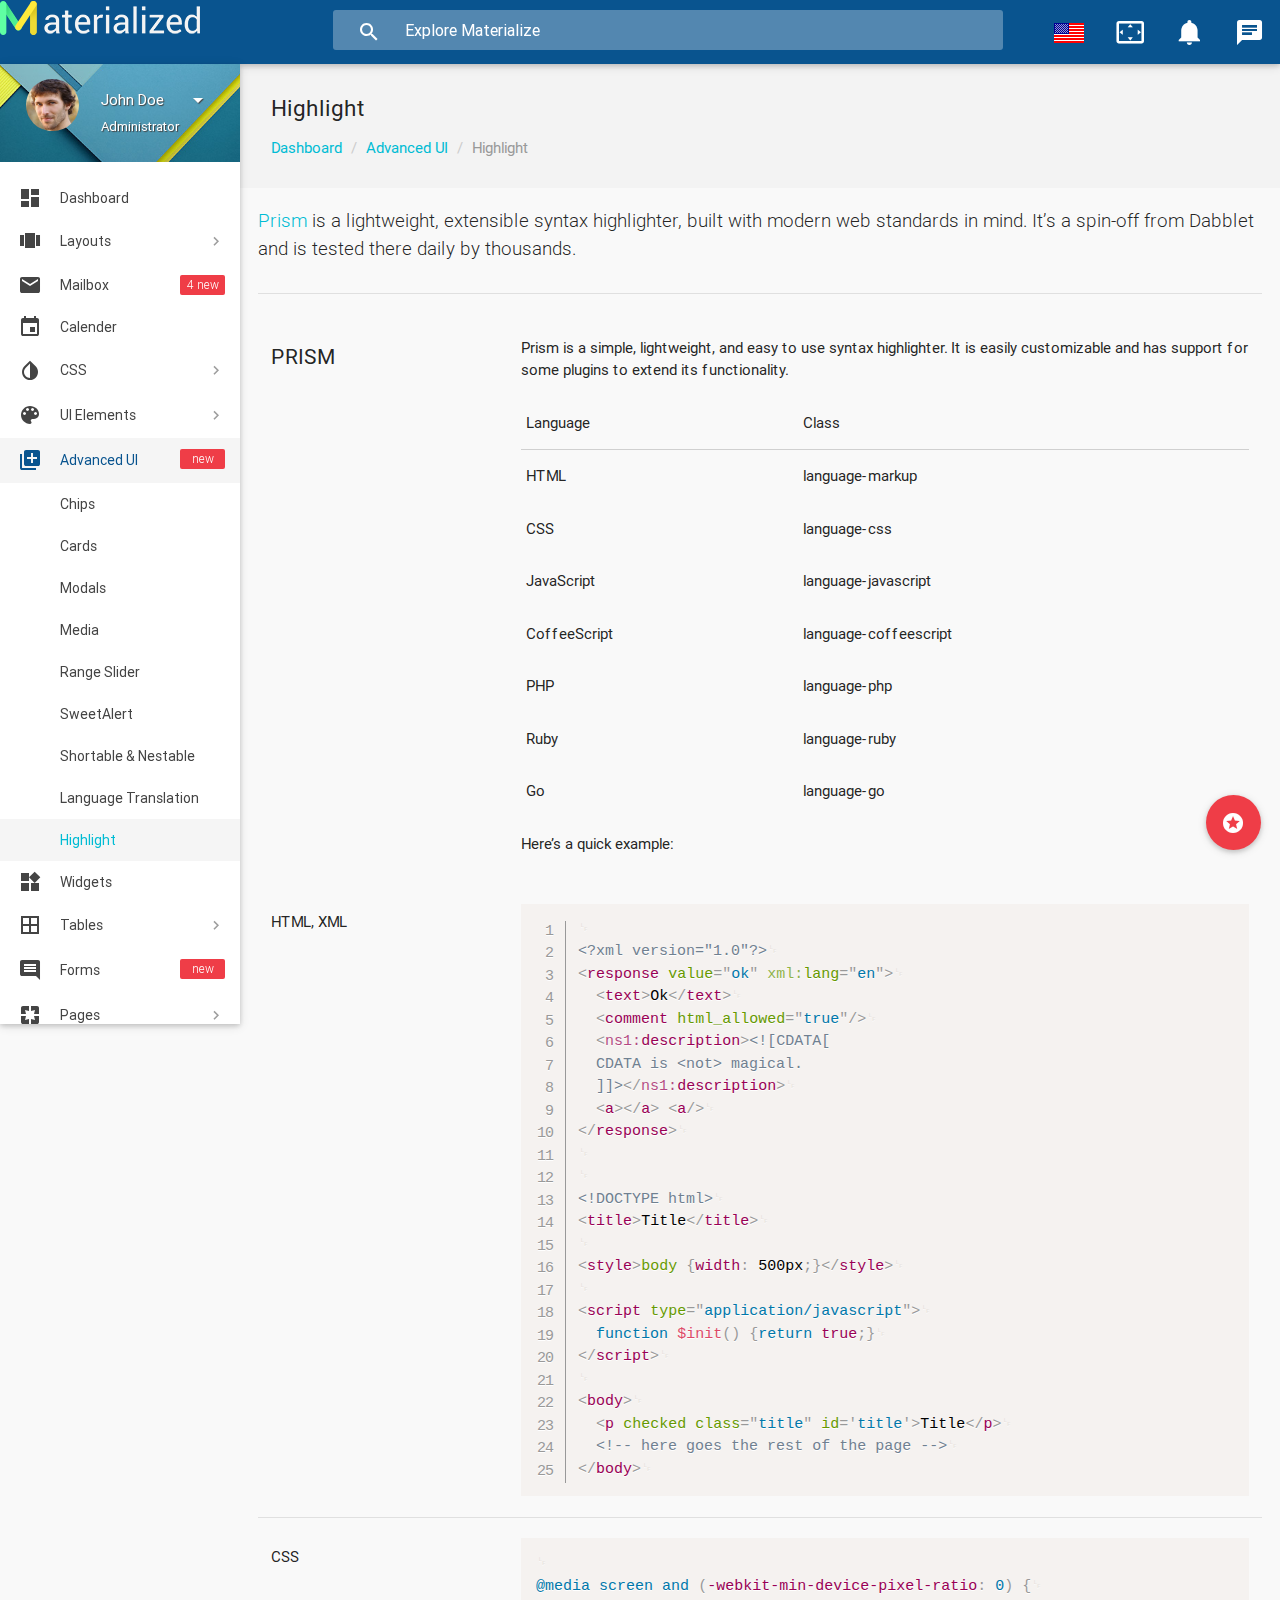
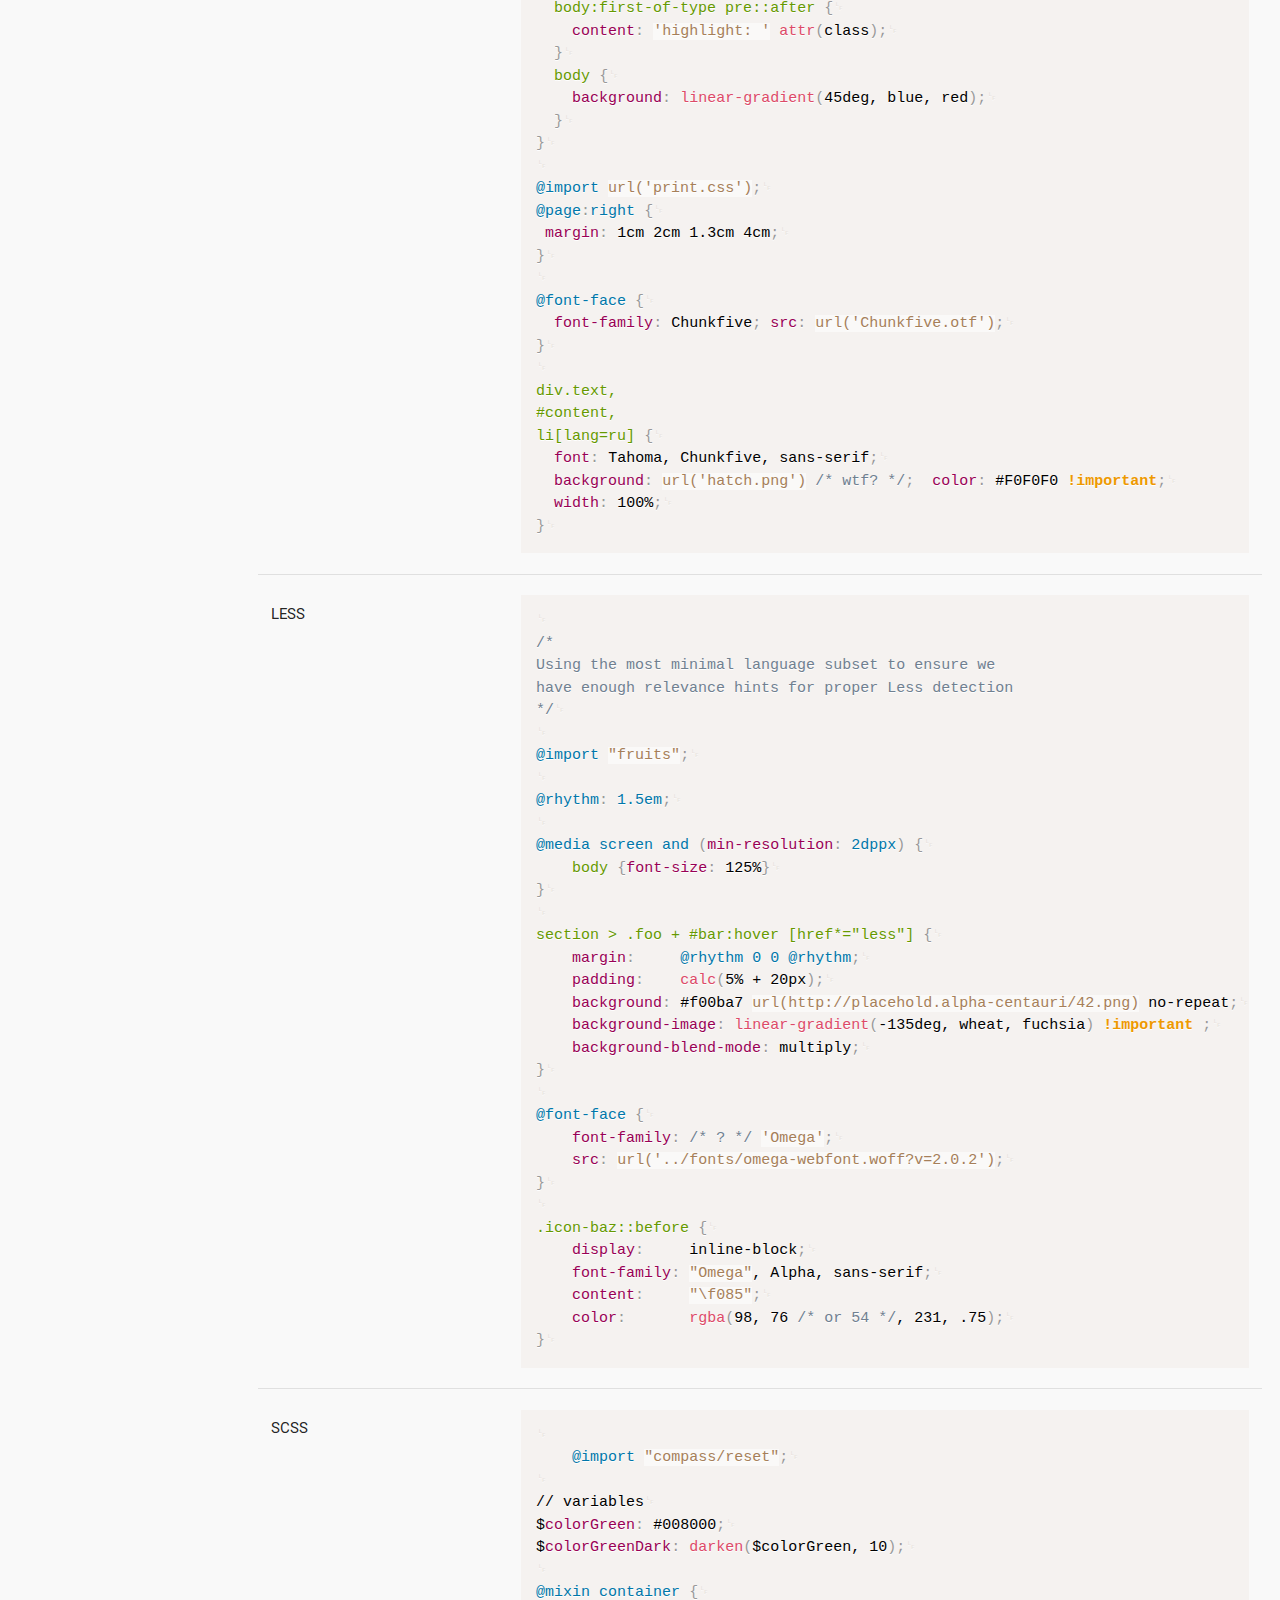
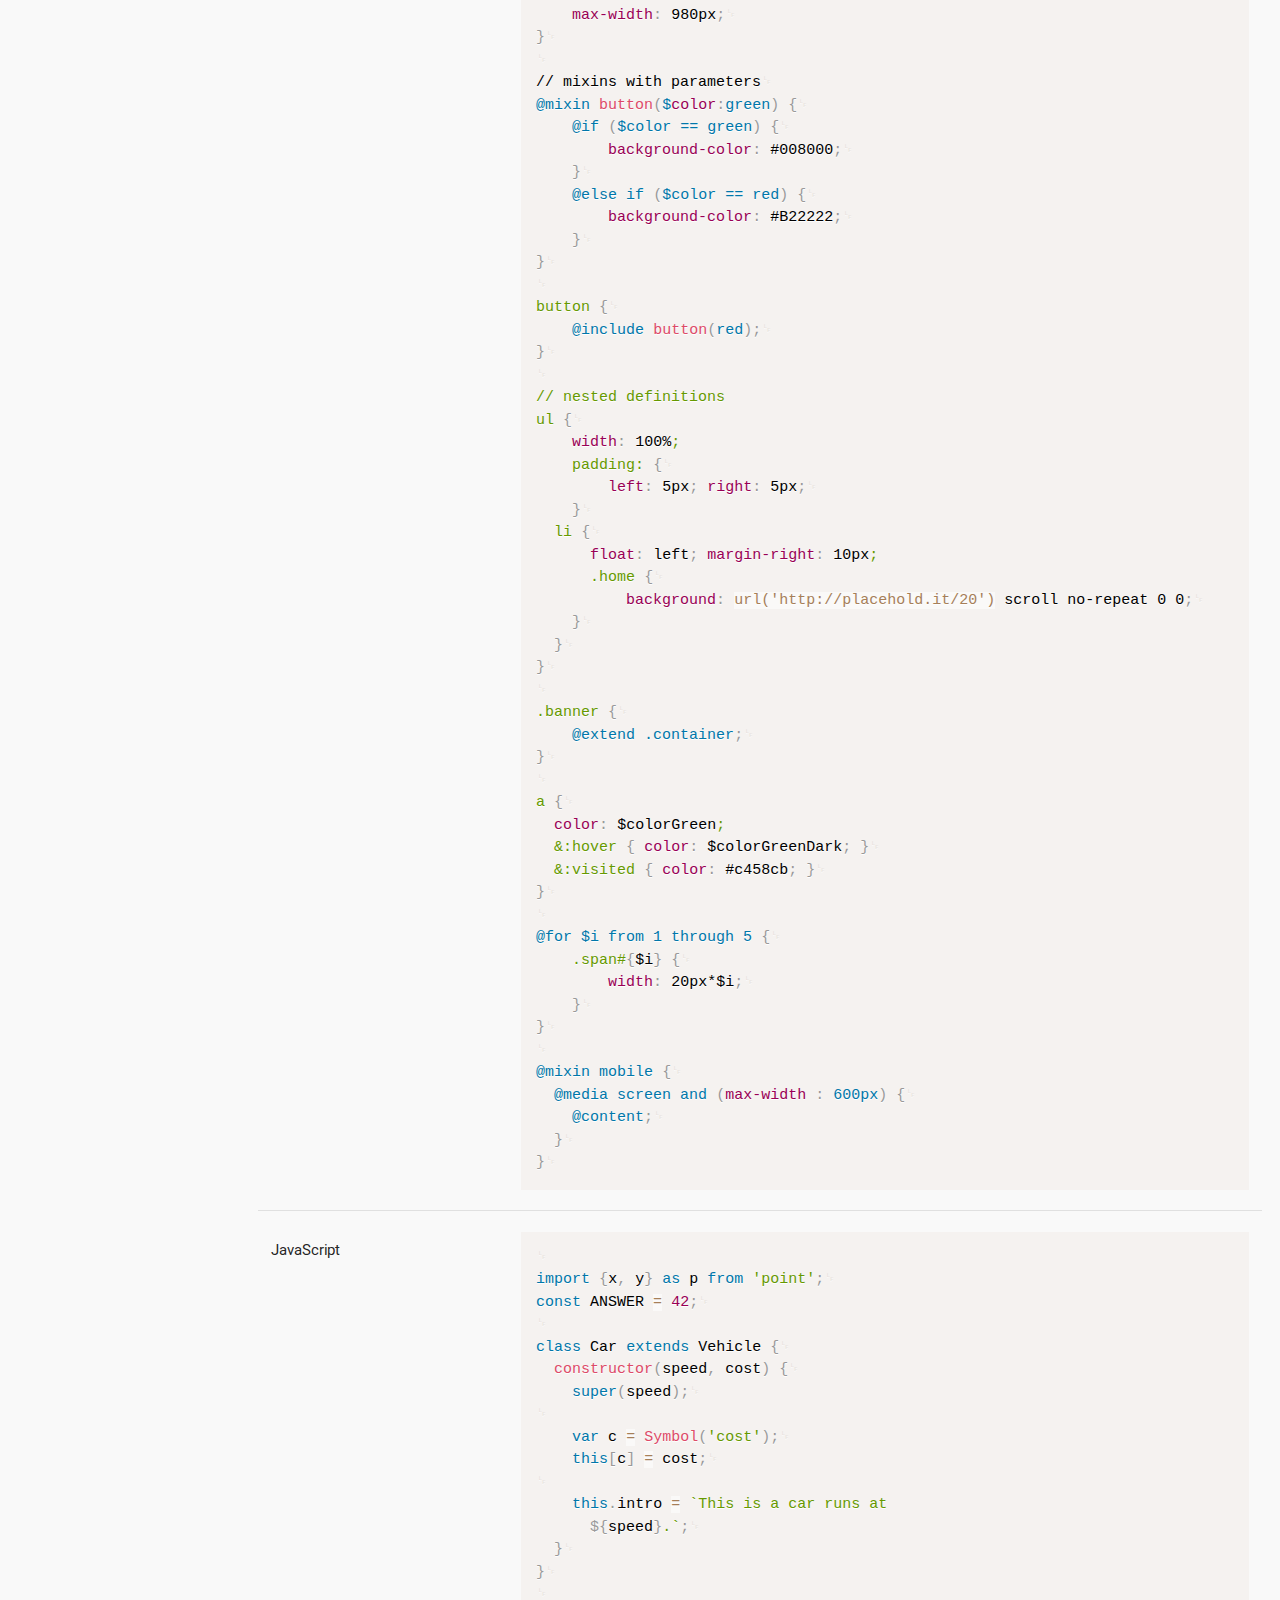
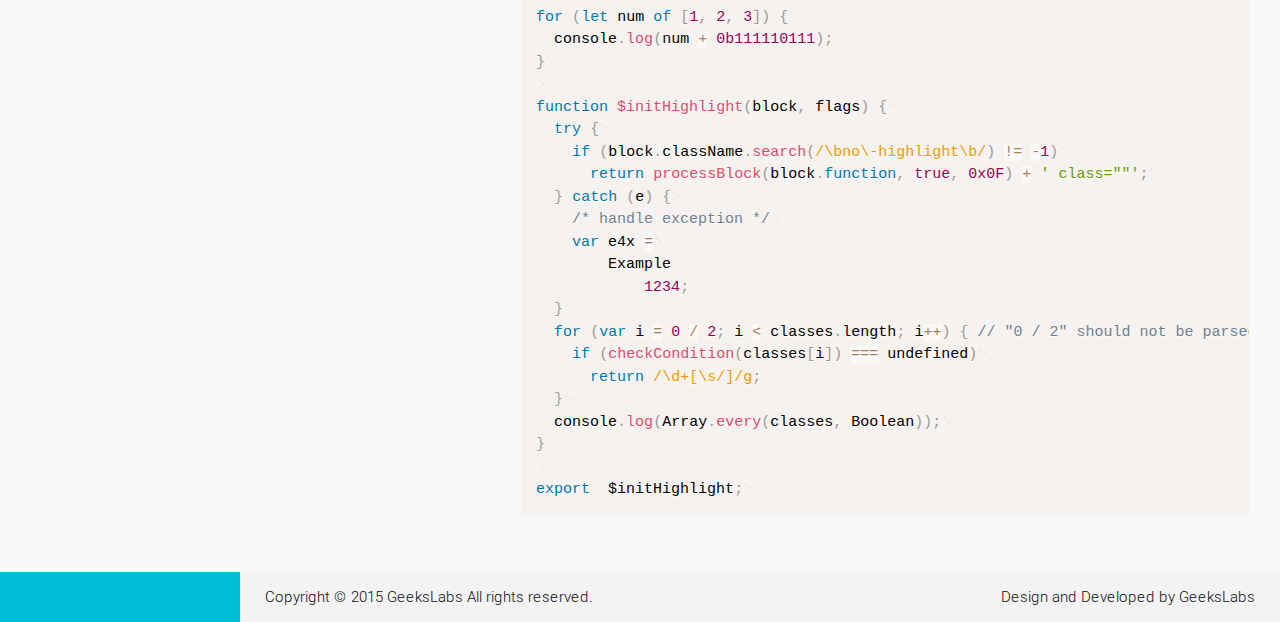
<file: advanced-ui-highlight.html>
<!DOCTYPE html>
<html lang="en">

<!--================================================================================
	Item Name: Materialize - Material Design Admin Template
	Version: 3.1
	Author: GeeksLabs
	Author URL: http://www.themeforest.net/user/geekslabs
================================================================================ -->

<head>
  <meta http-equiv="Content-Type" content="text/html; charset=UTF-8">
  <meta name="viewport" content="width=device-width, initial-scale=1, maximum-scale=1.0, user-scalable=no">
  <meta http-equiv="X-UA-Compatible" content="IE=edge">
  <meta name="msapplication-tap-highlight" content="no">
  <meta name="description" content="Materialize is a Material Design Admin Template,It's modern, responsive and based on Material Design by Google. ">
  <meta name="keywords" content="materialize, admin template, dashboard template, flat admin template, responsive admin template,">
  <title>Highlight | Materialize - Material Design Admin Template</title>

  <!-- Favicons-->
  <link rel="icon" href="images/favicon/favicon-32x32.png" sizes="32x32">
  <!-- Favicons-->
  <link rel="apple-touch-icon-precomposed" href="images/favicon/apple-touch-icon-152x152.png">
  <!-- For iPhone -->
  <meta name="msapplication-TileColor" content="#09548F">
  <meta name="msapplication-TileImage" content="images/favicon/mstile-144x144.png">
  <!-- For Windows Phone -->


  <!-- CORE CSS-->
  <link href="css/materialize.css" type="text/css" rel="stylesheet" media="screen,projection">
  <link href="css/style.css" type="text/css" rel="stylesheet" media="screen,projection">
  <!-- Custome CSS-->    
  <link href="css/custom/custom.css" type="text/css" rel="stylesheet" media="screen,projection">

  <!-- INCLUDED PLUGIN CSS ON THIS PAGE -->
  <link href="js/plugins/prism/prism.css" type="text/css" rel="stylesheet" media="screen,projection">
  <link href="js/plugins/perfect-scrollbar/perfect-scrollbar.css" type="text/css" rel="stylesheet" media="screen,projection">
  <link href="js/plugins/chartist-js/chartist.min.css" type="text/css" rel="stylesheet" media="screen,projection">
  
</head>

<body>
  <!-- Start Page Loading -->
  <div id="loader-wrapper">
      <div id="loader"></div>        
      <div class="loader-section section-left"></div>
      <div class="loader-section section-right"></div>
  </div>
  <!-- End Page Loading -->

  <!-- //////////////////////////////////////////////////////////////////////////// -->

  <!-- START HEADER -->
  <header id="header" class="page-topbar">
        <!-- start header nav-->
        <div class="navbar-fixed">
            <nav class="navbar-color">
                <div class="nav-wrapper">
                    <ul class="left">                      
                      <li><h1 class="logo-wrapper"><a href="index.html" class="brand-logo darken-1"><img src="images/materialize-logo.png" alt="materialize logo"></a> <span class="logo-text">Materialize</span></h1></li>
                    </ul>
                    <div class="header-search-wrapper hide-on-med-and-down">
                        <i class="mdi-action-search"></i>
                        <input type="text" name="Search" class="header-search-input z-depth-2" placeholder="Explore Materialize"/>
                    </div>
                    <ul class="right hide-on-med-and-down">
                        <li><a href="javascript:void(0);" class="waves-effect waves-block waves-light translation-button"  data-activates="translation-dropdown"><img src="images/flag-icons/United-States.png" alt="USA" /></a>
                        </li>
                        <li><a href="javascript:void(0);" class="waves-effect waves-block waves-light toggle-fullscreen"><i class="mdi-action-settings-overscan"></i></a>
                        </li>
                        <li><a href="javascript:void(0);" class="waves-effect waves-block waves-light notification-button" data-activates="notifications-dropdown"><i class="mdi-social-notifications"><small class="notification-badge">5</small></i>
                        
                        </a>
                        </li>                        
                        <li><a href="#" data-activates="chat-out" class="waves-effect waves-block waves-light chat-collapse"><i class="mdi-communication-chat"></i></a>
                        </li>
                    </ul>
                    <!-- translation-button -->
                    <ul id="translation-dropdown" class="dropdown-content">
                      <li>
                        <a href="#!"><img src="images/flag-icons/United-States.png" alt="English" />  <span class="language-select">English</span></a>
                      </li>
                      <li>
                        <a href="#!"><img src="images/flag-icons/France.png" alt="French" />  <span class="language-select">French</span></a>
                      </li>
                      <li>
                        <a href="#!"><img src="images/flag-icons/China.png" alt="Chinese" />  <span class="language-select">Chinese</span></a>
                      </li>
                      <li>
                        <a href="#!"><img src="images/flag-icons/Germany.png" alt="German" />  <span class="language-select">German</span></a>
                      </li>
                      
                    </ul>
                    <!-- notifications-dropdown -->
                    <ul id="notifications-dropdown" class="dropdown-content">
                      <li>
                        <h5>NOTIFICATIONS <span class="new badge">5</span></h5>
                      </li>
                      <li class="divider"></li>
                      <li>
                        <a href="#!"><i class="mdi-action-add-shopping-cart"></i> A new order has been placed!</a>
                        <time class="media-meta" datetime="2015-06-12T20:50:48+08:00">2 hours ago</time>
                      </li>
                      <li>
                        <a href="#!"><i class="mdi-action-stars"></i> Completed the task</a>
                        <time class="media-meta" datetime="2015-06-12T20:50:48+08:00">3 days ago</time>
                      </li>
                      <li>
                        <a href="#!"><i class="mdi-action-settings"></i> Settings updated</a>
                        <time class="media-meta" datetime="2015-06-12T20:50:48+08:00">4 days ago</time>
                      </li>
                      <li>
                        <a href="#!"><i class="mdi-editor-insert-invitation"></i> Director meeting started</a>
                        <time class="media-meta" datetime="2015-06-12T20:50:48+08:00">6 days ago</time>
                      </li>
                      <li>
                        <a href="#!"><i class="mdi-action-trending-up"></i> Generate monthly report</a>
                        <time class="media-meta" datetime="2015-06-12T20:50:48+08:00">1 week ago</time>
                      </li>
                    </ul>
                </div>
            </nav>
        </div>
        <!-- end header nav-->
  </header>
  <!-- END HEADER -->

  <!-- //////////////////////////////////////////////////////////////////////////// -->

  <!-- START MAIN -->
  <div id="main">
    <!-- START WRAPPER -->
    <div class="wrapper">

      <!-- START LEFT SIDEBAR NAV-->
      <aside id="left-sidebar-nav">
                <ul id="slide-out" class="side-nav fixed leftside-navigation">
                <li class="user-details cyan darken-2">
                <div class="row">
                    <div class="col col s4 m4 l4">
                        <img src="images/avatar.jpg" alt="" class="circle responsive-img valign profile-image">
                    </div>
                    <div class="col col s8 m8 l8">
                        <ul id="profile-dropdown" class="dropdown-content">
                            <li><a href="#"><i class="mdi-action-face-unlock"></i> Profile</a>
                            </li>
                            <li><a href="#"><i class="mdi-action-settings"></i> Settings</a>
                            </li>
                            <li><a href="#"><i class="mdi-communication-live-help"></i> Help</a>
                            </li>
                            <li class="divider"></li>
                            <li><a href="#"><i class="mdi-action-lock-outline"></i> Lock</a>
                            </li>
                            <li><a href="#"><i class="mdi-hardware-keyboard-tab"></i> Logout</a>
                            </li>
                        </ul>
                        <a class="btn-flat dropdown-button waves-effect waves-light white-text profile-btn" href="#" data-activates="profile-dropdown">John Doe<i class="mdi-navigation-arrow-drop-down right"></i></a>
                        <p class="user-roal">Administrator</p>
                    </div>
                </div>
            </li>
                <li class="bold"><a href="index.html" class="waves-effect waves-cyan"><i class="mdi-action-dashboard"></i> Dashboard</a>
                </li>
                <li class="no-padding">
                    <ul class="collapsible collapsible-accordion">
                        <li class="bold"><a class="collapsible-header waves-effect waves-cyan"><i class="mdi-action-view-carousel"></i> Layouts</a>
                            <div class="collapsible-body">
                                <ul>
                                    <li><a href="layout-fullscreen.html">Full Screen</a>
                                    </li>
                                    <li><a href="layout-horizontal-menu.html">Horizontal Menu</a>
                                    </li>
                                </ul>
                            </div>
                        </li>
                    </ul>
                </li>
                <li class="bold"><a href="app-email.html" class="waves-effect waves-cyan"><i class="mdi-communication-email"></i> Mailbox <span class="new badge">4</span></a>
                </li>
                <li class="bold"><a href="app-calendar.html" class="waves-effect waves-cyan"><i class="mdi-editor-insert-invitation"></i> Calender</a>
                </li>
                <li class="no-padding">
                    <ul class="collapsible collapsible-accordion">
                        <li class="bold"><a class="collapsible-header waves-effect waves-cyan"><i class="mdi-action-invert-colors"></i> CSS</a>
                            <div class="collapsible-body">
                                <ul>
                                    <li><a href="css-typography.html">Typography</a>
                                    </li>
                                    <li><a href="css-icons.html">Icons</a>
                                    </li>
                                    <li><a href="css-animations.html">Animations</a>
                                    </li>
                                    <li><a href="css-shadow.html">Shadow</a>
                                    </li>
                                    <li><a href="css-media.html">Media</a>
                                    </li>
                                    <li><a href="css-sass.html">Sass</a>
                                    </li>
                                </ul>
                            </div>
                        </li>
                        <li class="bold"><a class="collapsible-header  waves-effect waves-cyan"><i class="mdi-image-palette"></i> UI Elements</a>
                            <div class="collapsible-body">
                                <ul>
                                    <li><a href="ui-alerts.html">Alerts</a>
                                    </li>
                                    <li><a href="ui-buttons.html">Buttons</a>
                                    </li>
                                    <li><a href="ui-badges.html">Badges</a>
                                    </li>
                                    <li><a href="ui-breadcrumbs.html">Breadcrumbs</a>
                                    </li>
                                    <li><a href="ui-collections.html">Collections</a>
                                    </li>
                                    <li><a href="ui-collapsibles.html">Collapsibles</a>
                                    </li>
                                    <li><a href="ui-tabs.html">Tabs</a>
                                    </li>
                                    <li><a href="ui-navbar.html">Navbar</a>
                                    </li>
                                    <li><a href="ui-pagination.html">Pagination</a>
                                    </li>
                                    <li><a href="ui-preloader.html">Preloader</a>
                                    </li>
                                    <li><a href="ui-toasts.html">Toasts</a>
                                    </li>
                                    <li><a href="ui-tooltip.html">Tooltip</a>
                                    </li>
                                    <li><a href="ui-waves.html">Waves</a>
                                    </li>
                                </ul>
                            </div>
                        </li>
                        <li class="bold"><a class="collapsible-header waves-effect waves-cyan active"><i class="mdi-av-queue"></i> Advanced UI <span class="new badge"></span></a>
                            <div class="collapsible-body">
                                <ul>
                                    <li><a href="advanced-ui-chips.html">Chips</a>
                                    </li>
                                    <li><a href="advanced-ui-cards.html">Cards</a>
                                    </li>
                                    <li><a href="advanced-ui-modals.html">Modals</a>
                                    </li>
                                    <li><a href="advanced-ui-media.html">Media</a>
                                    </li>
                                    <li><a href="advanced-ui-range-slider.html">Range Slider</a>
                                    </li>
                                    <li><a href="advanced-ui-sweetalert.html">SweetAlert</a>
                                    </li>
                                    <li><a href="advanced-ui-nestable.html">Shortable & Nestable</a>
                                    </li>
                                    <li><a href="advanced-ui-translation.html">Language Translation</a>
                                    </li>
                                    <li class="active"><a href="advanced-ui-highlight.html">Highlight</a>
                                    </li>
                                </ul>
                            </div>
                        </li>
                        <li class="bold"><a href="app-widget.html" class="waves-effect waves-cyan"><i class="mdi-device-now-widgets"></i> Widgets</a>
                        </li>
                        <li class="bold"><a class="collapsible-header  waves-effect waves-cyan"><i class="mdi-editor-border-all"></i> Tables</a>
                            <div class="collapsible-body">
                                <ul>
                                    <li><a href="table-basic.html">Basic Tables</a>
                                    </li>
                                    <li><a href="table-data.html">Data Tables</a>
                                    </li>
                                    <li><a href="table-jsgrid.html">jsGrid</a>
                                    </li>
                                    <li><a href="table-editable.html">Editable Table</a>
                                    </li>
                                    <li><a href="table-floatThead.html">floatThead</a>
                                    </li>
                                </ul>
                            </div>
                        </li>
                        <li class="bold"><a class="collapsible-header  waves-effect waves-cyan"><i class="mdi-editor-insert-comment"></i> Forms <span class="new badge"></span></a>
                            <div class="collapsible-body">
                                <ul>
                                    <li><a href="form-elements.html">Form Elements</a>
                                    </li>
                                    <li><a href="form-layouts.html">Form Layouts</a>
                                    </li>
                                    <li><a href="form-validation.html">Form Validations</a>
                                    </li>
                                    <li><a href="form-masks.html">Form Masks</a>
                                    </li>
                                    <li><a href="form-file-uploads.html">File Uploads</a>
                                    </li>
                                </ul>
                            </div>
                        </li>
                        <li class="bold"><a class="collapsible-header  waves-effect waves-cyan"><i class="mdi-social-pages"></i> Pages</a>
                            <div class="collapsible-body">
                                <ul>                                        
                                    <li><a href="page-contact.html">Contact Page</a>
                                    </li>
                                    <li><a href="page-todo.html">ToDos</a>
                                    </li>
                                    <li><a href="page-blog-1.html">Blog Type 1</a>
                                    </li>
                                    <li><a href="page-blog-2.html">Blog Type 2</a>
                                    </li>
                                    <li><a href="page-404.html">404</a>
                                    </li>
                                    <li><a href="page-500.html">500</a>
                                    </li>
                                    <li><a href="page-blank.html">Blank</a>
                                    </li>
                                </ul>
                            </div>
                        </li>
                        <li class="bold"><a class="collapsible-header  waves-effect waves-cyan"><i class="mdi-action-shopping-cart"></i> eCommers</a>
                            <div class="collapsible-body">
                                <ul>
                                    <li><a href="eCommerce-products-page.html">Products Page</a>
                                    </li>                                        
                                    <li><a href="eCommerce-pricing.html">Pricing Table</a>
                                    </li>
                                    <li><a href="eCommerce-invoice.html">Invoice</a>
                                    </li>
                                </ul>
                            </div>
                        </li>
                        <li class="bold"><a class="collapsible-header  waves-effect waves-cyan"><i class="mdi-image-image"></i> Medias</a>
                            <div class="collapsible-body">
                                <ul>                                        
                                    <li><a href="media-gallary-page.html">Gallery Page</a>
                                    </li>
                                    <li><a href="media-hover-effects.html">Image Hover Effects</a>
                                    </li>
                                </ul>
                            </div>
                        </li>
                        <li class="bold"><a class="collapsible-header  waves-effect waves-cyan"><i class="mdi-action-account-circle"></i> User</a>
                            <div class="collapsible-body">
                                <ul>     
                                    <li><a href="user-profile-page.html">User Profile</a>
                                    </li>                                   
                                    <li><a href="user-login.html">Login</a>
                                    </li>                                        
                                    <li><a href="user-register.html">Register</a>
                                    </li>
                                    <li><a href="user-forgot-password.html">Forgot Password</a>
                                    </li>
                                    <li><a href="user-lock-screen.html">Lock Screen</a>
                                    </li>                                        
                                    <li><a href="user-session-timeout.html">Session Timeout</a>
                                    </li>
                                </ul>
                            </div>
                        </li>
                        
                        <li class="bold"><a class="collapsible-header waves-effect waves-cyan"><i class="mdi-editor-insert-chart"></i> Charts</a>
                            <div class="collapsible-body">
                                <ul>
                                    <li><a href="charts-chartjs.html">Chart JS</a>
                                    </li>
                                    <li><a href="charts-chartist.html">Chartist</a>
                                    </li>
                                    <li><a href="charts-morris.html">Morris Charts</a>
                                    </li>
                                    <li><a href="charts-xcharts.html">xCharts</a>
                                    </li>
                                    <li><a href="charts-flotcharts.html">Flot Charts</a>
                                    </li>
                                    <li><a href="charts-sparklines.html">Sparkline Charts</a>
                                    </li>
                                </ul>
                            </div>
                        </li>
                    </ul>
                </li>
                <li class="li-hover"><div class="divider"></div></li>
                <li class="li-hover"><p class="ultra-small margin more-text">MORE</p></li>
                <li><a href="angular-ui.html"><i class="mdi-action-verified-user"></i> Angular UI  <span class="new badge"></span></a>
                </li>
                <li><a href="css-grid.html"><i class="mdi-image-grid-on"></i> Grid</a>
                </li>
                <li><a href="css-color.html"><i class="mdi-editor-format-color-fill"></i> Color</a>
                </li>
                <li><a href="css-helpers.html"><i class="mdi-communication-live-help"></i> Helpers</a>
                </li>
                <li><a href="changelogs.html"><i class="mdi-action-swap-vert-circle"></i> Changelogs</a>
                </li>                    
                <li class="li-hover"><div class="divider"></div></li>
                <li class="li-hover"><p class="ultra-small margin more-text">Daily Sales</p></li>
                <li class="li-hover">
                    <div class="row">
                        <div class="col s12 m12 l12">
                            <div class="sample-chart-wrapper">                            
                                <div class="ct-chart ct-golden-section" id="ct2-chart"></div>
                            </div>
                        </div>
                    </div>
                </li>
            </ul>
                <a href="#" data-activates="slide-out" class="sidebar-collapse btn-floating btn-medium waves-effect waves-light hide-on-large-only cyan"><i class="mdi-navigation-menu"></i></a>
            </aside>
      <!-- END LEFT SIDEBAR NAV-->

      <!-- //////////////////////////////////////////////////////////////////////////// -->

      <!-- START CONTENT -->
      <section id="content">

        <!--breadcrumbs start-->
        <div id="breadcrumbs-wrapper">
            <!-- Search for small screen -->
            <div class="header-search-wrapper grey hide-on-large-only">
                <i class="mdi-action-search active"></i>
                <input type="text" name="Search" class="header-search-input z-depth-2" placeholder="Explore Materialize">
            </div>
          <div class="container">
            <div class="row">
              <div class="col s12 m12 l12">
                <h5 class="breadcrumbs-title">Highlight</h5>
                <ol class="breadcrumbs">
                  <li><a href="index.html">Dashboard</a>
                  </li>
                  <li><a href="#">Advanced UI</a>
                  </li>
                  <li class="active">Highlight</li>
                </ol>
              </div>
            </div>
          </div>
        </div>
        <!--breadcrumbs end-->


        <!--start container-->
        <div class="container">
          <p class="caption"><a href="http://prismjs.com/" target="_blank">Prism</a> is a lightweight, extensible syntax highlighter, built with modern web standards in mind. It’s a spin-off from Dabblet and is tested there daily by thousands.</p>
          <div class="divider"></div>
          <!--ui-highlight-->
          <div id="ui-highlight" class="section">
            <div class="row">
              <div class="col s12 m4 l3">
                <h4 class="header">Prism</h4>
              </div>
              <div class="col s12 m8 l9">
                  <p>Prism is a simple, lightweight, and easy to use syntax highlighter. It is easily customizable and has support for some plugins to extend its functionality.</p>
                  <table class="table table-striped table-hover">
                      <thead>
                          <tr>
                              <td>Language</td>
                              <td>Class</td>
                          </tr>
                      </thead>
                      <tbody>
                          <tr>
                              <td>HTML</td>
                              <td>language-markup</td>
                          </tr>
                          <tr>
                              <td>CSS</td>
                              <td>language-css</td>
                          </tr>
                          <tr>
                              <td>JavaScript</td>
                              <td>language-javascript</td>
                          </tr>
                          <tr>
                              <td>CoffeeScript</td>
                              <td>language-coffeescript</td>
                          </tr>
                          <tr>
                              <td>PHP</td>
                              <td>language-php</td>
                          </tr>
                          <tr>
                              <td>Ruby</td>
                              <td>language-ruby</td>
                          </tr>
                          <tr>
                              <td>Go</td>
                              <td>language-go</td>
                          </tr>
                        </tbody>
                    </table>
                  <p>Here’s a quick example:</p>
              </div>
            </div>
            <!--HTML, XML-->
            <div class="row">
              <div class="col s12 m4 l3">
                <p>HTML, XML</p>
              </div>
              <div class="col s12 m8 l9">
<pre class="line-numbers"><code class="language-markup" data-language="markup">
&lt;?xml version="1.0"?>
&lt;response value="ok" xml:lang="en">
  &lt;text>Ok&lt;/text>
  &lt;comment html_allowed="true"/>
  &lt;ns1:description>&lt;![CDATA[
  CDATA is &lt;not> magical.
  ]]>&lt;/ns1:description>
  &lt;a>&lt;/a> &lt;a/>
&lt;/response>


&lt;!DOCTYPE html>
&lt;title>Title&lt;/title>

&lt;style>body {width: 500px;}&lt;/style>

&lt;script type="application/javascript">
  function $init() {return true;}
&lt;/script>

&lt;body>
  &lt;p checked class="title" id='title'>Title&lt;/p>
  &lt;!-- here goes the rest of the page -->
&lt;/body>
</pre></code>
              </div>
            </div>
            <div class="divider"></div>
            <!--CSS-->
            <div class="row">
              <div class="col s12 m4 l3">
                <p>CSS</p>
              </div>
              <div class="col s12 m8 l9">
                  
<pre><code class="language-css" data-language="css">
@media screen and (-webkit-min-device-pixel-ratio: 0) {
  body:first-of-type pre::after {
    content: 'highlight: ' attr(class);
  }
  body {
    background: linear-gradient(45deg, blue, red);
  }
}

@import url('print.css');
@page:right {
 margin: 1cm 2cm 1.3cm 4cm;
}

@font-face {
  font-family: Chunkfive; src: url('Chunkfive.otf');
}

div.text,
#content,
li[lang=ru] {
  font: Tahoma, Chunkfive, sans-serif;
  background: url('hatch.png') /* wtf? */;  color: #F0F0F0 !important;
  width: 100%;
}
</pre></code>
              </div>
            </div>
            
            <div class="divider"></div>
            <!--LESS-->
            <div class="row">
              <div class="col s12 m4 l3">
                <p>LESS</p>
              </div>
              <div class="col s12 m8 l9">
                  
<pre><code class="language-css" data-language="css">
/*
Using the most minimal language subset to ensure we
have enough relevance hints for proper Less detection
*/

@import "fruits";

@rhythm: 1.5em;

@media screen and (min-resolution: 2dppx) {
    body {font-size: 125%}
}

section > .foo + #bar:hover [href*="less"] {
    margin:     @rhythm 0 0 @rhythm;
    padding:    calc(5% + 20px);
    background: #f00ba7 url(http://placehold.alpha-centauri/42.png) no-repeat;
    background-image: linear-gradient(-135deg, wheat, fuchsia) !important ;
    background-blend-mode: multiply;
}

@font-face {
    font-family: /* ? */ 'Omega';
    src: url('../fonts/omega-webfont.woff?v=2.0.2');
}

.icon-baz::before {
    display:     inline-block;
    font-family: "Omega", Alpha, sans-serif;
    content:     "\f085";
    color:       rgba(98, 76 /* or 54 */, 231, .75);
}
</pre></code>
              </div>
            </div>
            
            <div class="divider"></div>
            <!--SCSS-->
            <div class="row">
              <div class="col s12 m4 l3">
                <p>SCSS</p>
              </div>
              <div class="col s12 m8 l9">
                  
<pre><code class="language-css" data-language="css">
    @import "compass/reset";

// variables
$colorGreen: #008000;
$colorGreenDark: darken($colorGreen, 10);

@mixin container {
    max-width: 980px;
}

// mixins with parameters
@mixin button($color:green) {
    @if ($color == green) {
        background-color: #008000;
    }
    @else if ($color == red) {
        background-color: #B22222;
    }
}

button {
    @include button(red);
}

// nested definitions
ul {
    width: 100%;
    padding: {
        left: 5px; right: 5px;
    }
  li {
      float: left; margin-right: 10px;
      .home {
          background: url('http://placehold.it/20') scroll no-repeat 0 0;
    }
  }
}

.banner {
    @extend .container;
}

a {
  color: $colorGreen;
  &:hover { color: $colorGreenDark; }
  &:visited { color: #c458cb; }
}

@for $i from 1 through 5 {
    .span#{$i} {
        width: 20px*$i;
    }
}

@mixin mobile {
  @media screen and (max-width : 600px) {
    @content;
  }
}
</pre></code>
              </div>
            </div>
            
            <div class="divider"></div>
            <!--JavaScript-->
            <div class="row">
              <div class="col s12 m4 l3">
                <p>JavaScript</p>
              </div>
              <div class="col s12 m8 l9">
                  
<pre class="language-javascript"><code class="language-javascript" data-language="javascript">
import {x, y} as p from 'point';
const ANSWER = 42;

class Car extends Vehicle {
  constructor(speed, cost) {
    super(speed);

    var c = Symbol('cost');
    this[c] = cost;

    this.intro = `This is a car runs at
      ${speed}.`;
  }
}

for (let num of [1, 2, 3]) {
  console.log(num + 0b111110111);
}

function $initHighlight(block, flags) {
  try {
    if (block.className.search(/\bno\-highlight\b/) != -1)
      return processBlock(block.function, true, 0x0F) + ' class=""';
  } catch (e) {
    /* handle exception */
    var e4x =
        <div>Example
            <p>1234</p></div>;
  }
  for (var i = 0 / 2; i < classes.length; i++) { // "0 / 2" should not be parsed as regexp
    if (checkCondition(classes[i]) === undefined)
      return /\d+[\s/]/g;
  }
  console.log(Array.every(classes, Boolean));
}

export  $initHighlight;
</pre></code>
              </div>
            </div>
            
          </div>
          <!-- Floating Action Button -->
            <div class="fixed-action-btn" style="bottom: 50px; right: 19px;">
                <a class="btn-floating btn-large">
                  <i class="mdi-action-stars"></i>
                </a>
                <ul>
                  <li><a href="css-helpers.html" class="btn-floating red"><i class="large mdi-communication-live-help"></i></a></li>
                  <li><a href="app-widget.html" class="btn-floating yellow darken-1"><i class="large mdi-device-now-widgets"></i></a></li>
                  <li><a href="app-calendar.html" class="btn-floating green"><i class="large mdi-editor-insert-invitation"></i></a></li>
                  <li><a href="app-email.html" class="btn-floating blue"><i class="large mdi-communication-email"></i></a></li>
                </ul>
            </div>
            <!-- Floating Action Button -->
        </div>
        <!--end container-->

      </section>
      <!-- END CONTENT -->

      <!-- //////////////////////////////////////////////////////////////////////////// -->
      <!-- START RIGHT SIDEBAR NAV-->
      <aside id="right-sidebar-nav">
        <ul id="chat-out" class="side-nav rightside-navigation">
            <li class="li-hover">
            <a href="#" data-activates="chat-out" class="chat-close-collapse right"><i class="mdi-navigation-close"></i></a>
            <div id="right-search" class="row">
                <form class="col s12">
                    <div class="input-field">
                        <i class="mdi-action-search prefix"></i>
                        <input id="icon_prefix" type="text" class="validate">
                        <label for="icon_prefix">Search</label>
                    </div>
                </form>
            </div>
            </li>
            <li class="li-hover">
                <ul class="chat-collapsible" data-collapsible="expandable">
                <li>
                    <div class="collapsible-header teal white-text active"><i class="mdi-social-whatshot"></i>Recent Activity</div>
                    <div class="collapsible-body recent-activity">
                        <div class="recent-activity-list chat-out-list row">
                            <div class="col s3 recent-activity-list-icon"><i class="mdi-action-add-shopping-cart"></i>
                            </div>
                            <div class="col s9 recent-activity-list-text">
                                <a href="#">just now</a>
                                <p>Jim Doe Purchased new equipments for zonal office.</p>
                            </div>
                        </div>
                        <div class="recent-activity-list chat-out-list row">
                            <div class="col s3 recent-activity-list-icon"><i class="mdi-device-airplanemode-on"></i>
                            </div>
                            <div class="col s9 recent-activity-list-text">
                                <a href="#">Yesterday</a>
                                <p>Your Next flight for USA will be on 15th August 2015.</p>
                            </div>
                        </div>
                        <div class="recent-activity-list chat-out-list row">
                            <div class="col s3 recent-activity-list-icon"><i class="mdi-action-settings-voice"></i>
                            </div>
                            <div class="col s9 recent-activity-list-text">
                                <a href="#">5 Days Ago</a>
                                <p>Natalya Parker Send you a voice mail for next conference.</p>
                            </div>
                        </div>
                        <div class="recent-activity-list chat-out-list row">
                            <div class="col s3 recent-activity-list-icon"><i class="mdi-action-store"></i>
                            </div>
                            <div class="col s9 recent-activity-list-text">
                                <a href="#">Last Week</a>
                                <p>Jessy Jay open a new store at S.G Road.</p>
                            </div>
                        </div>
                        <div class="recent-activity-list chat-out-list row">
                            <div class="col s3 recent-activity-list-icon"><i class="mdi-action-settings-voice"></i>
                            </div>
                            <div class="col s9 recent-activity-list-text">
                                <a href="#">5 Days Ago</a>
                                <p>Natalya Parker Send you a voice mail for next conference.</p>
                            </div>
                        </div>
                    </div>
                </li>
                <li>
                    <div class="collapsible-header light-blue white-text active"><i class="mdi-editor-attach-money"></i>Sales Repoart</div>
                    <div class="collapsible-body sales-repoart">
                        <div class="sales-repoart-list  chat-out-list row">
                            <div class="col s8">Target Salse</div>
                            <div class="col s4"><span id="sales-line-1"></span>
                            </div>
                        </div>
                        <div class="sales-repoart-list chat-out-list row">
                            <div class="col s8">Payment Due</div>
                            <div class="col s4"><span id="sales-bar-1"></span>
                            </div>
                        </div>
                        <div class="sales-repoart-list chat-out-list row">
                            <div class="col s8">Total Delivery</div>
                            <div class="col s4"><span id="sales-line-2"></span>
                            </div>
                        </div>
                        <div class="sales-repoart-list chat-out-list row">
                            <div class="col s8">Total Progress</div>
                            <div class="col s4"><span id="sales-bar-2"></span>
                            </div>
                        </div>
                    </div>
                </li>
                <li>
                    <div class="collapsible-header red white-text"><i class="mdi-action-stars"></i>Favorite Associates</div>
                    <div class="collapsible-body favorite-associates">
                        <div class="favorite-associate-list chat-out-list row">
                            <div class="col s4"><img src="images/avatar.jpg" alt="" class="circle responsive-img online-user valign profile-image">
                            </div>
                            <div class="col s8">
                                <p>Eileen Sideways</p>
                                <p class="place">Los Angeles, CA</p>
                            </div>
                        </div>
                        <div class="favorite-associate-list chat-out-list row">
                            <div class="col s4"><img src="images/avatar.jpg" alt="" class="circle responsive-img online-user valign profile-image">
                            </div>
                            <div class="col s8">
                                <p>Zaham Sindil</p>
                                <p class="place">San Francisco, CA</p>
                            </div>
                        </div>
                        <div class="favorite-associate-list chat-out-list row">
                            <div class="col s4"><img src="images/avatar.jpg" alt="" class="circle responsive-img offline-user valign profile-image">
                            </div>
                            <div class="col s8">
                                <p>Renov Leongal</p>
                                <p class="place">Cebu City, Philippines</p>
                            </div>
                        </div>
                        <div class="favorite-associate-list chat-out-list row">
                            <div class="col s4"><img src="images/avatar.jpg" alt="" class="circle responsive-img online-user valign profile-image">
                            </div>
                            <div class="col s8">
                                <p>Weno Carasbong</p>
                                <p>Tokyo, Japan</p>
                            </div>
                        </div>
                        <div class="favorite-associate-list chat-out-list row">
                            <div class="col s4"><img src="images/avatar.jpg" alt="" class="circle responsive-img offline-user valign profile-image">
                            </div>
                            <div class="col s8">
                                <p>Nusja Nawancali</p>
                                <p class="place">Bangkok, Thailand</p>
                            </div>
                        </div>
                    </div>
                </li>
                </ul>
            </li>
        </ul>
      </aside>
      <!-- LEFT RIGHT SIDEBAR NAV-->

    </div>
    <!-- END WRAPPER -->

  </div>
  <!-- END MAIN -->



  <!-- //////////////////////////////////////////////////////////////////////////// -->

  <!-- START FOOTER -->
  <footer class="page-footer">
    <div class="footer-copyright">
      <div class="container">
        <span>Copyright © 2015 <a class="grey-text text-lighten-4" href="http://themeforest.net/user/geekslabs/portfolio?ref=geekslabs" target="_blank">GeeksLabs</a> All rights reserved.</span>
        <span class="right"> Design and Developed by <a class="grey-text text-lighten-4" href="http://geekslabs.com/">GeeksLabs</a></span>
        </div>
    </div>
  </footer>
    <!-- END FOOTER -->



    <!-- ================================================
    Scripts
    ================================================ -->
    
    <!-- jQuery Library -->
    <script type="text/javascript" src="js/plugins/jquery-1.11.2.min.js"></script>    
    <!--angularjs-->
    <script type="text/javascript" src="js/plugins/angular.min.js"></script>
    <!--materialize js-->
    <script type="text/javascript" src="js/materialize.js"></script>
    <!--prism -->
    <script type="text/javascript" src="js/plugins/prism/prism.js"></script>
    <!--scrollbar-->
    <script type="text/javascript" src="js/plugins/perfect-scrollbar/perfect-scrollbar.min.js"></script>
    <!-- chartist -->
    <script type="text/javascript" src="js/plugins/chartist-js/chartist.min.js"></script>   
    <!--plugins.js - Some Specific JS codes for Plugin Settings-->
    <script type="text/javascript" src="js/plugins.js"></script>
    <!--custom-script.js - Add your own theme custom JS-->
    <script type="text/javascript" src="js/custom-script.js"></script>
    
</body>

</html>
</file>
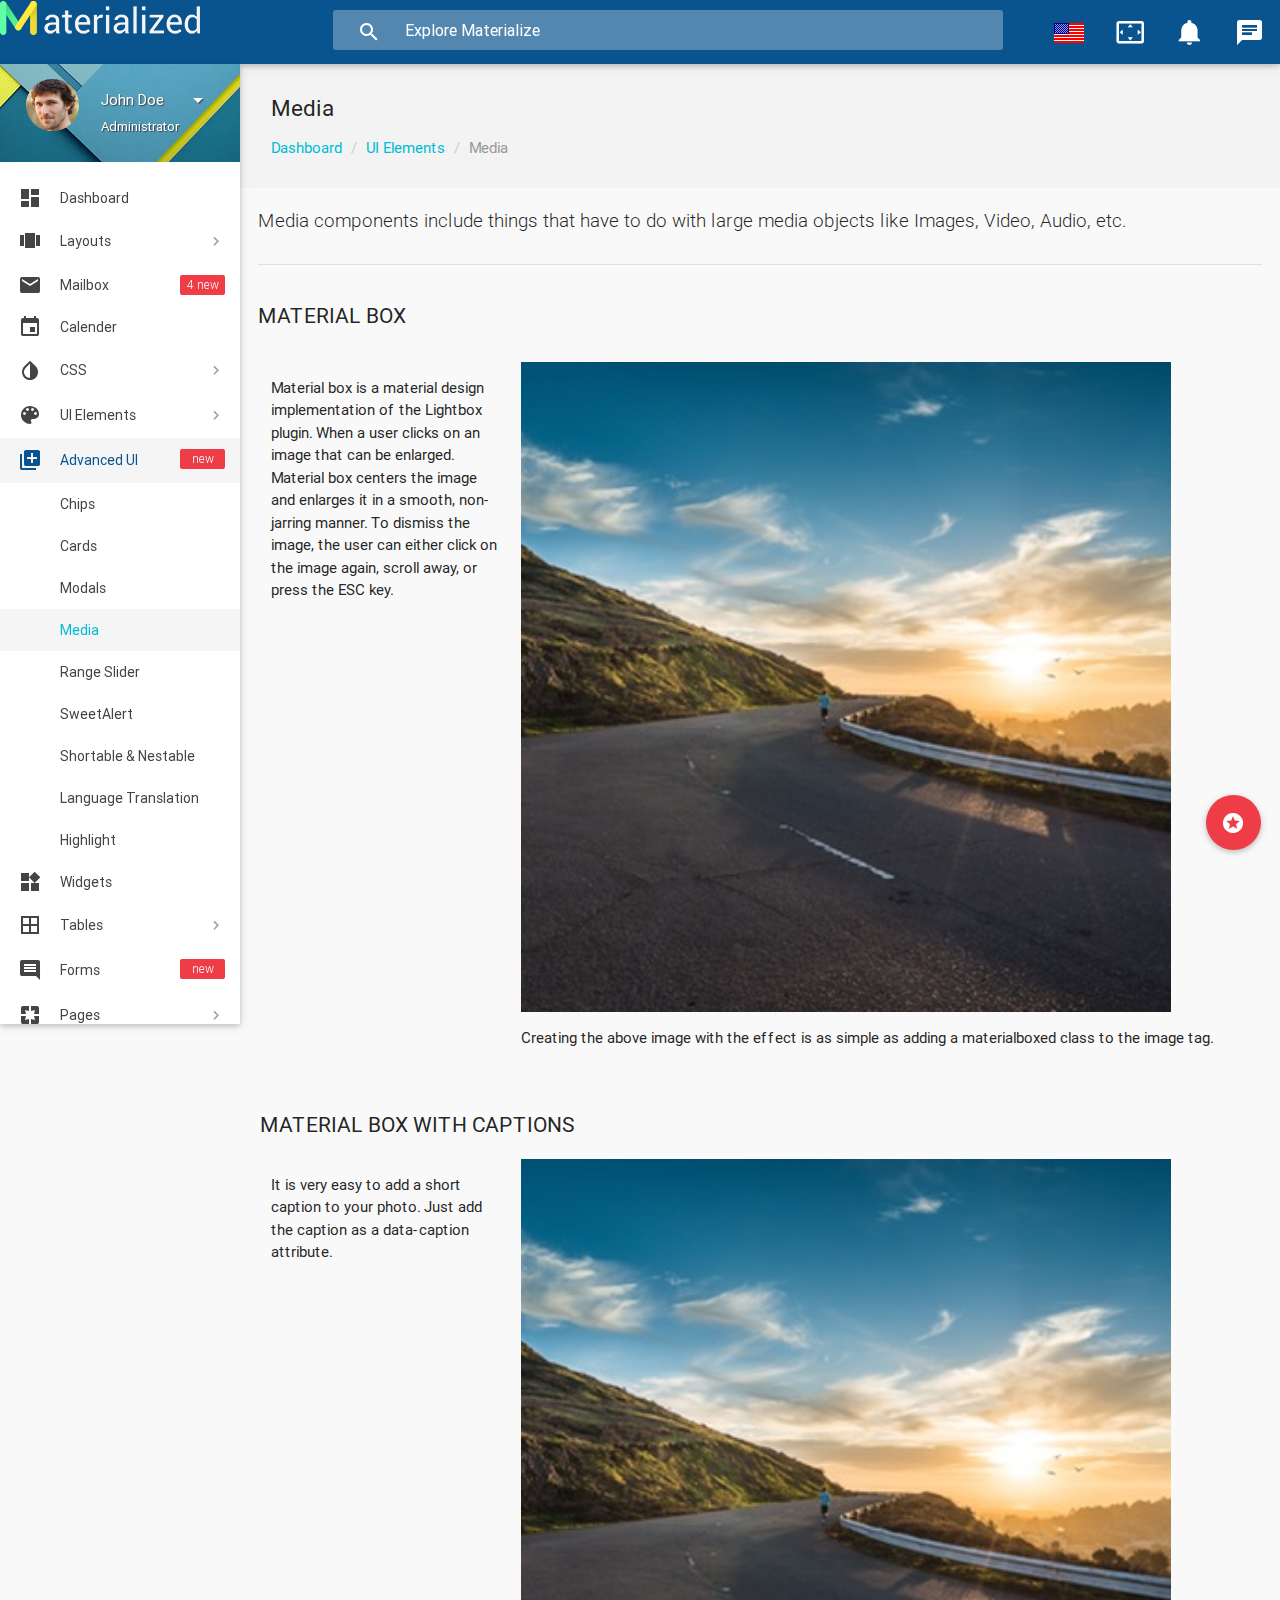
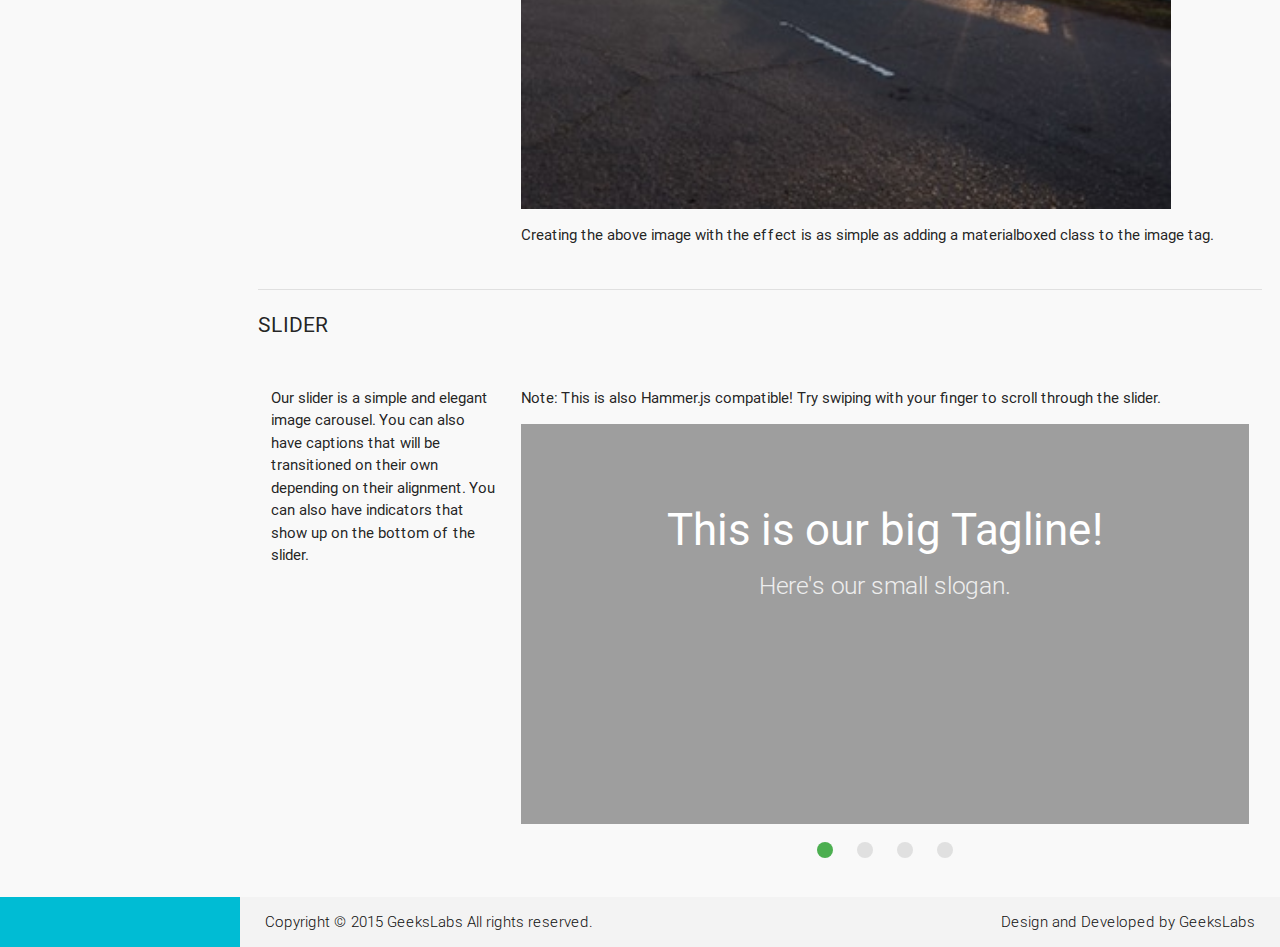
<file: advanced-ui-media.html>
<!DOCTYPE html>
<html lang="en">

<!--================================================================================
	Item Name: Materialize - Material Design Admin Template
	Version: 3.1
	Author: GeeksLabs
	Author URL: http://www.themeforest.net/user/geekslabs
================================================================================ -->

<head>
  <meta http-equiv="Content-Type" content="text/html; charset=UTF-8">
  <meta name="viewport" content="width=device-width, initial-scale=1, maximum-scale=1.0, user-scalable=no">
  <meta http-equiv="X-UA-Compatible" content="IE=edge">
  <meta name="msapplication-tap-highlight" content="no">
  <meta name="description" content="Materialize is a Material Design Admin Template,It's modern, responsive and based on Material Design by Google. ">
  <meta name="keywords" content="materialize, admin template, dashboard template, flat admin template, responsive admin template,">
  <title>Media | Materialize - Material Design Admin Template</title>

  <!-- Favicons-->
  <link rel="icon" href="images/favicon/favicon-32x32.png" sizes="32x32">
  <!-- Favicons-->
  <link rel="apple-touch-icon-precomposed" href="images/favicon/apple-touch-icon-152x152.png">
  <!-- For iPhone -->
  <meta name="msapplication-TileColor" content="#00bcd4">
  <meta name="msapplication-TileImage" content="images/favicon/mstile-144x144.png">
  <!-- For Windows Phone -->


  <!-- CORE CSS-->
  
  <link href="css/materialize.css" type="text/css" rel="stylesheet" media="screen,projection">
  <link href="css/style.css" type="text/css" rel="stylesheet" media="screen,projection">
    <!-- Custome CSS-->    
    <link href="css/custom/custom.css" type="text/css" rel="stylesheet" media="screen,projection">


  <!-- INCLUDED PLUGIN CSS ON THIS PAGE -->
  <link href="js/plugins/prism/prism.css" type="text/css" rel="stylesheet" media="screen,projection">
  <link href="js/plugins/perfect-scrollbar/perfect-scrollbar.css" type="text/css" rel="stylesheet" media="screen,projection">
  <link href="js/plugins/chartist-js/chartist.min.css" type="text/css" rel="stylesheet" media="screen,projection">
</head>

<body>
  <!-- Start Page Loading -->
  <div id="loader-wrapper">
      <div id="loader"></div>        
      <div class="loader-section section-left"></div>
      <div class="loader-section section-right"></div>
  </div>
  <!-- End Page Loading -->

  <!-- //////////////////////////////////////////////////////////////////////////// -->

  <!-- START HEADER -->
  <header id="header" class="page-topbar">
        <!-- start header nav-->
        <div class="navbar-fixed">
            <nav class="navbar-color">
                <div class="nav-wrapper">
                    <ul class="left">                      
                      <li><h1 class="logo-wrapper"><a href="index.html" class="brand-logo darken-1"><img src="images/materialize-logo.png" alt="materialize logo"></a> <span class="logo-text">Materialize</span></h1></li>
                    </ul>
                    <div class="header-search-wrapper hide-on-med-and-down">
                        <i class="mdi-action-search"></i>
                        <input type="text" name="Search" class="header-search-input z-depth-2" placeholder="Explore Materialize"/>
                    </div>
                    <ul class="right hide-on-med-and-down">
                        <li><a href="javascript:void(0);" class="waves-effect waves-block waves-light translation-button"  data-activates="translation-dropdown"><img src="images/flag-icons/United-States.png" alt="USA" /></a>
                        </li>
                        <li><a href="javascript:void(0);" class="waves-effect waves-block waves-light toggle-fullscreen"><i class="mdi-action-settings-overscan"></i></a>
                        </li>
                        <li><a href="javascript:void(0);" class="waves-effect waves-block waves-light notification-button" data-activates="notifications-dropdown"><i class="mdi-social-notifications"><small class="notification-badge">5</small></i>
                        
                        </a>
                        </li>                        
                        <li><a href="#" data-activates="chat-out" class="waves-effect waves-block waves-light chat-collapse"><i class="mdi-communication-chat"></i></a>
                        </li>
                    </ul>
                    <!-- translation-button -->
                    <ul id="translation-dropdown" class="dropdown-content">
                      <li>
                        <a href="#!"><img src="images/flag-icons/United-States.png" alt="English" />  <span class="language-select">English</span></a>
                      </li>
                      <li>
                        <a href="#!"><img src="images/flag-icons/France.png" alt="French" />  <span class="language-select">French</span></a>
                      </li>
                      <li>
                        <a href="#!"><img src="images/flag-icons/China.png" alt="Chinese" />  <span class="language-select">Chinese</span></a>
                      </li>
                      <li>
                        <a href="#!"><img src="images/flag-icons/Germany.png" alt="German" />  <span class="language-select">German</span></a>
                      </li>
                      
                    </ul>
                    <!-- notifications-dropdown -->
                    <ul id="notifications-dropdown" class="dropdown-content">
                      <li>
                        <h5>NOTIFICATIONS <span class="new badge">5</span></h5>
                      </li>
                      <li class="divider"></li>
                      <li>
                        <a href="#!"><i class="mdi-action-add-shopping-cart"></i> A new order has been placed!</a>
                        <time class="media-meta" datetime="2015-06-12T20:50:48+08:00">2 hours ago</time>
                      </li>
                      <li>
                        <a href="#!"><i class="mdi-action-stars"></i> Completed the task</a>
                        <time class="media-meta" datetime="2015-06-12T20:50:48+08:00">3 days ago</time>
                      </li>
                      <li>
                        <a href="#!"><i class="mdi-action-settings"></i> Settings updated</a>
                        <time class="media-meta" datetime="2015-06-12T20:50:48+08:00">4 days ago</time>
                      </li>
                      <li>
                        <a href="#!"><i class="mdi-editor-insert-invitation"></i> Director meeting started</a>
                        <time class="media-meta" datetime="2015-06-12T20:50:48+08:00">6 days ago</time>
                      </li>
                      <li>
                        <a href="#!"><i class="mdi-action-trending-up"></i> Generate monthly report</a>
                        <time class="media-meta" datetime="2015-06-12T20:50:48+08:00">1 week ago</time>
                      </li>
                    </ul>
                </div>
            </nav>
        </div>
        <!-- end header nav-->
  </header>
  <!-- END HEADER -->

  <!-- //////////////////////////////////////////////////////////////////////////// -->

  <!-- START MAIN -->
  <div id="main">
    <!-- START WRAPPER -->
    <div class="wrapper">

      <!-- START LEFT SIDEBAR NAV-->
      <aside id="left-sidebar-nav">
        <ul id="slide-out" class="side-nav fixed leftside-navigation">
            <li class="user-details cyan darken-2">
            <div class="row">
                <div class="col col s4 m4 l4">
                    <img src="images/avatar.jpg" alt="" class="circle responsive-img valign profile-image">
                </div>
                <div class="col col s8 m8 l8">
                    <ul id="profile-dropdown" class="dropdown-content">
                        <li><a href="#"><i class="mdi-action-face-unlock"></i> Profile</a>
                        </li>
                        <li><a href="#"><i class="mdi-action-settings"></i> Settings</a>
                        </li>
                        <li><a href="#"><i class="mdi-communication-live-help"></i> Help</a>
                        </li>
                        <li class="divider"></li>
                        <li><a href="#"><i class="mdi-action-lock-outline"></i> Lock</a>
                        </li>
                        <li><a href="#"><i class="mdi-hardware-keyboard-tab"></i> Logout</a>
                        </li>
                    </ul>
                    <a class="btn-flat dropdown-button waves-effect waves-light white-text profile-btn" href="#" data-activates="profile-dropdown">John Doe<i class="mdi-navigation-arrow-drop-down right"></i></a>
                    <p class="user-roal">Administrator</p>
                </div>
            </div>
            </li>
            <li class="bold"><a href="index.html" class="waves-effect waves-cyan"><i class="mdi-action-dashboard"></i> Dashboard</a>
            </li>
            <li class="no-padding">
                <ul class="collapsible collapsible-accordion">
                    <li class="bold"><a class="collapsible-header waves-effect waves-cyan"><i class="mdi-action-view-carousel"></i> Layouts</a>
                        <div class="collapsible-body">
                            <ul>
                                <li><a href="layout-fullscreen.html">Full Screen</a>
                                </li>
                                <li><a href="layout-horizontal-menu.html">Horizontal Menu</a>
                                </li>
                            </ul>
                        </div>
                    </li>
                </ul>
            </li>
            <li class="bold"><a href="app-email.html" class="waves-effect waves-cyan"><i class="mdi-communication-email"></i> Mailbox <span class="new badge">4</span></a>
            </li>
            <li class="bold"><a href="app-calendar.html" class="waves-effect waves-cyan"><i class="mdi-editor-insert-invitation"></i> Calender</a>
            </li>
            <li class="no-padding">
                <ul class="collapsible collapsible-accordion">
                    <li class="bold"><a class="collapsible-header waves-effect waves-cyan"><i class="mdi-action-invert-colors"></i> CSS</a>
                        <div class="collapsible-body">
                            <ul>
                                <li><a href="css-typography.html">Typography</a>
                                </li>
                                <li><a href="css-icons.html">Icons</a>
                                </li>
                                <li><a href="css-animations.html">Animations</a>
                                </li>
                                <li><a href="css-shadow.html">Shadow</a>
                                </li>
                                <li><a href="css-media.html">Media</a>
                                </li>
                                <li><a href="css-sass.html">Sass</a>
                                </li>
                            </ul>
                        </div>
                    </li>
                    <li class="bold"><a class="collapsible-header  waves-effect waves-cyan"><i class="mdi-image-palette"></i> UI Elements</a>
                        <div class="collapsible-body">
                            <ul>
                                <li><a href="ui-alerts.html">Alerts</a>
                                </li>
                                <li><a href="ui-buttons.html">Buttons</a>
                                </li>
                                <li><a href="ui-badges.html">Badges</a>
                                </li>
                                <li><a href="ui-breadcrumbs.html">Breadcrumbs</a>
                                </li>
                                <li><a href="ui-collections.html">Collections</a>
                                </li>
                                <li><a href="ui-collapsibles.html">Collapsibles</a>
                                </li>
                                <li><a href="ui-tabs.html">Tabs</a>
                                </li>
                                <li><a href="ui-navbar.html">Navbar</a>
                                </li>
                                <li><a href="ui-pagination.html">Pagination</a>
                                </li>
                                <li><a href="ui-preloader.html">Preloader</a>
                                </li>
                                <li><a href="ui-toasts.html">Toasts</a>
                                </li>
                                <li><a href="ui-tooltip.html">Tooltip</a>
                                </li>
                                <li><a href="ui-waves.html">Waves</a>
                                </li>
                            </ul>
                        </div>
                    </li>
                    <li class="bold"><a class="collapsible-header waves-effect waves-cyan active"><i class="mdi-av-queue"></i> Advanced UI <span class="new badge"></span></a>
                        <div class="collapsible-body">
                            <ul>
                                <li><a href="advanced-ui-chips.html">Chips</a>
                                </li>
                                <li><a href="advanced-ui-cards.html">Cards</a>
                                </li>
                                <li><a href="advanced-ui-modals.html">Modals</a>
                                </li>
                                <li class="active"><a href="advanced-ui-media.html">Media</a>
                                </li>
                                <li><a href="advanced-ui-range-slider.html">Range Slider</a>
                                </li>
                                <li><a href="advanced-ui-sweetalert.html">SweetAlert</a>
                                </li>
                                <li><a href="advanced-ui-nestable.html">Shortable & Nestable</a>
                                </li>
                                <li><a href="advanced-ui-translation.html">Language Translation</a>
                                </li>
                                <li><a href="advanced-ui-highlight.html">Highlight</a>
                                </li>
                            </ul>
                        </div>
                    </li>
                    <li class="bold"><a href="app-widget.html" class="waves-effect waves-cyan"><i class="mdi-device-now-widgets"></i> Widgets</a>
                    </li>
                    <li class="bold"><a class="collapsible-header  waves-effect waves-cyan"><i class="mdi-editor-border-all"></i> Tables</a>
                        <div class="collapsible-body">
                            <ul>
                                <li><a href="table-basic.html">Basic Tables</a>
                                </li>
                                <li><a href="table-data.html">Data Tables</a>
                                </li>
                                <li><a href="table-jsgrid.html">jsGrid</a>
                                </li>
                                <li><a href="table-editable.html">Editable Table</a>
                                </li>
                                <li><a href="table-floatThead.html">floatThead</a>
                                </li>
                            </ul>
                        </div>
                    </li>
                    <li class="bold"><a class="collapsible-header  waves-effect waves-cyan"><i class="mdi-editor-insert-comment"></i> Forms <span class="new badge"></span></a>
                        <div class="collapsible-body">
                            <ul>
                                <li><a href="form-elements.html">Form Elements</a>
                                </li>
                                <li><a href="form-layouts.html">Form Layouts</a>
                                </li>
                                <li><a href="form-validation.html">Form Validations</a>
                                </li>
                                <li><a href="form-masks.html">Form Masks</a>
                                </li>
                                <li><a href="form-file-uploads.html">File Uploads</a>
                                </li>
                            </ul>
                        </div>
                    </li>
                    <li class="bold"><a class="collapsible-header  waves-effect waves-cyan"><i class="mdi-social-pages"></i> Pages</a>
                        <div class="collapsible-body">
                            <ul>                                        
                                <li><a href="page-contact.html">Contact Page</a>
                                </li>
                                <li><a href="page-todo.html">ToDos</a>
                                </li>
                                <li><a href="page-blog-1.html">Blog Type 1</a>
                                </li>
                                <li><a href="page-blog-2.html">Blog Type 2</a>
                                </li>
                                <li><a href="page-404.html">404</a>
                                </li>
                                <li><a href="page-500.html">500</a>
                                </li>
                                <li><a href="page-blank.html">Blank</a>
                                </li>
                            </ul>
                        </div>
                    </li>
                    <li class="bold"><a class="collapsible-header  waves-effect waves-cyan"><i class="mdi-action-shopping-cart"></i> eCommers</a>
                        <div class="collapsible-body">
                            <ul>
                                <li><a href="eCommerce-products-page.html">Products Page</a>
                                </li>                                        
                                <li><a href="eCommerce-pricing.html">Pricing Table</a>
                                </li>
                                <li><a href="eCommerce-invoice.html">Invoice</a>
                                </li>
                            </ul>
                        </div>
                    </li>
                    <li class="bold"><a class="collapsible-header  waves-effect waves-cyan"><i class="mdi-image-image"></i> Medias</a>
                        <div class="collapsible-body">
                            <ul>                                        
                                <li><a href="media-gallary-page.html">Gallery Page</a>
                                </li>
                                <li><a href="media-hover-effects.html">Image Hover Effects</a>
                                </li>
                            </ul>
                        </div>
                    </li>
                    <li class="bold"><a class="collapsible-header  waves-effect waves-cyan"><i class="mdi-action-account-circle"></i> User</a>
                        <div class="collapsible-body">
                            <ul>     
                                <li><a href="user-profile-page.html">User Profile</a>
                                </li>                                   
                                <li><a href="user-login.html">Login</a>
                                </li>                                        
                                <li><a href="user-register.html">Register</a>
                                </li>
                                <li><a href="user-forgot-password.html">Forgot Password</a>
                                </li>
                                <li><a href="user-lock-screen.html">Lock Screen</a>
                                </li>                                        
                                
                            </ul>
                        </div>
                    </li>
                    
                    <li class="bold"><a class="collapsible-header waves-effect waves-cyan"><i class="mdi-editor-insert-chart"></i> Charts</a>
                        <div class="collapsible-body">
                            <ul>
                                <li><a href="charts-chartjs.html">Chart JS</a>
                                </li>
                                <li><a href="charts-chartist.html">Chartist</a>
                                </li>
                                <li><a href="charts-morris.html">Morris Charts</a>
                                </li>
                                <li><a href="charts-xcharts.html">xCharts</a>
                                </li>
                                <li><a href="charts-flotcharts.html">Flot Charts</a>
                                </li>
                                <li><a href="charts-sparklines.html">Sparkline Charts</a>
                                </li>
                            </ul>
                        </div>
                    </li>
                </ul>
            </li>
            <li class="li-hover"><div class="divider"></div></li>
            <li class="li-hover"><p class="ultra-small margin more-text">MORE</p></li>
            <li><a href="angular-ui.html"><i class="mdi-action-verified-user"></i> Angular UI  <span class="new badge"></span></a>
            </li>
            <li><a href="css-grid.html"><i class="mdi-image-grid-on"></i> Grid</a>
            </li>
            <li><a href="css-color.html"><i class="mdi-editor-format-color-fill"></i> Color</a>
            </li>
            <li><a href="css-helpers.html"><i class="mdi-communication-live-help"></i> Helpers</a>
            </li>
            <li><a href="changelogs.html"><i class="mdi-action-swap-vert-circle"></i> Changelogs</a>
            </li>                    
            <li class="li-hover"><div class="divider"></div></li>
            <li class="li-hover"><p class="ultra-small margin more-text">Daily Sales</p></li>
            <li class="li-hover">
                <div class="row">
                    <div class="col s12 m12 l12">
                        <div class="sample-chart-wrapper">                            
                            <div class="ct-chart ct-golden-section" id="ct2-chart"></div>
                        </div>
                    </div>
                </div>
            </li>
        </ul>
        <a href="#" data-activates="slide-out" class="sidebar-collapse btn-floating btn-medium waves-effect waves-light hide-on-large-only cyan"><i class="mdi-navigation-menu"></i></a>
        </aside>
      <!-- END LEFT SIDEBAR NAV-->

      <!-- //////////////////////////////////////////////////////////////////////////// -->

      <!-- START CONTENT -->
      <section id="content">

        <!--breadcrumbs start-->
        <div id="breadcrumbs-wrapper">
            <!-- Search for small screen -->
            <div class="header-search-wrapper grey hide-on-large-only">
                <i class="mdi-action-search active"></i>
                <input type="text" name="Search" class="header-search-input z-depth-2" placeholder="Explore Materialize">
            </div>
          <div class="container">
            <div class="row">
              <div class="col s12 m12 l12">
                <h5 class="breadcrumbs-title">Media</h5>
                <ol class="breadcrumbs">
                  <li><a href="index.html">Dashboard</a>
                  </li>
                  <li><a href="#">UI Elements</a>
                  </li>
                  <li class="active">Media</li>
                </ol>
              </div>
            </div>
          </div>
        </div>
        <!--breadcrumbs end-->


        <!--start container-->
        <div class="container">
          <p class="caption">Media components include things that have to do with large media objects like Images, Video, Audio, etc.</p>

          <div class="divider"></div>
          <!--Material Box-->
          <div id="material-box" class="section">
            <h4 class="header">Material Box</h4>
            <div class="row">
              <div class="col s12 m4 l3">
                <p>Material box is a material design implementation of the Lightbox plugin. When a user clicks on an image that can be enlarged. Material box centers the image and enlarges it in a smooth, non-jarring manner. To dismiss the image, the user
                  can either click on the image again, scroll away, or press the ESC key.</p>
              </div>
              <div class="col s12 m8 l9">
                <img class="materialboxed" width="650" src="images/sample-1.jpg" alt="sample">
                <p>Creating the above image with the effect is as simple as adding a materialboxed class to the image tag.</p>
              </div>
            </div>
            <div class="row">
              <h4 class="header">Material Box with Captions</h4>
              <div class="col s12 m4 l3">
                <p>It is very easy to add a short caption to your photo. Just add the caption as a data-caption attribute.</p>
              </div>
              <div class="col s12 m8 l9">
                <img class="materialboxed" width="650" src="images/sample-1.jpg" alt="sample" data-caption="A picture of some deer and tons of trees">
                <p>Creating the above image with the effect is as simple as adding a materialboxed class to the image tag.</p>
              </div>
            </div>
          </div>
          <!--media slider-->
          <div class="divider"></div>
          <div id="media-slider">
            <h4 class="header">Slider</h4>
            <div class="row">
              <div class="col s12 m4 l3">
                <p>Our slider is a simple and elegant image carousel. You can also have captions that will be transitioned on their own depending on their alignment. You can also have indicators that show up on the bottom of the slider.</p>
              </div>
              <div class="col s12 m8 l9">
                <p>Note: This is also Hammer.js compatible! Try swiping with your finger to scroll through the slider.</p>
                <div class="slider">
                  <ul class="slides">
                    <li>
                      <img src="http://lorempixel.com/580/250/nature/1" alt="img-1">
                      <!-- random image -->
                      <div class="caption center-align">
                        <h3>This is our big Tagline!</h3>
                        <h5 class="light grey-text text-lighten-3">Here's our small slogan.</h5>
                      </div>
                    </li>
                    <li>
                      <img src="http://lorempixel.com/580/250/nature/2" alt="img-2">
                      <!-- random image -->
                      <div class="caption left-align">
                        <h3>Left Aligned Caption</h3>
                        <h5 class="light grey-text text-lighten-3">Here's our small slogan.</h5>
                      </div>
                    </li>
                    <li>
                      <img src="http://lorempixel.com/580/250/nature/3" alt="img-3">
                      <!-- random image -->
                      <div class="caption right-align">
                        <h3>Right Aligned Caption</h3>
                        <h5 class="light grey-text text-lighten-3">Here's our small slogan.</h5>
                      </div>
                    </li>
                    <li>
                      <img src="http://lorempixel.com/580/250/nature/4" alt="img-4">
                      <!-- random image -->
                      <div class="caption center-align">
                        <h3>This is our big Tagline!</h3>
                        <h5 class="light grey-text text-lighten-3">Here's our small slogan.</h5>
                      </div>
                    </li>
                  </ul>
                </div>

              </div>
            </div>
          </div>
          <!-- Floating Action Button -->
            <div class="fixed-action-btn" style="bottom: 50px; right: 19px;">
                <a class="btn-floating btn-large">
                  <i class="mdi-action-stars"></i>
                </a>
                <ul>
                  <li><a href="css-helpers.html" class="btn-floating red"><i class="large mdi-communication-live-help"></i></a></li>
                  <li><a href="app-widget.html" class="btn-floating yellow darken-1"><i class="large mdi-device-now-widgets"></i></a></li>
                  <li><a href="app-calendar.html" class="btn-floating green"><i class="large mdi-editor-insert-invitation"></i></a></li>
                  <li><a href="app-email.html" class="btn-floating blue"><i class="large mdi-communication-email"></i></a></li>
                </ul>
            </div>
            <!-- Floating Action Button -->
        </div>
        <!--end container-->

      </section>
      <!-- END CONTENT -->

      <!-- //////////////////////////////////////////////////////////////////////////// -->
      <!-- START RIGHT SIDEBAR NAV-->
      <aside id="right-sidebar-nav">
        <ul id="chat-out" class="side-nav rightside-navigation">
            <li class="li-hover">
            <a href="#" data-activates="chat-out" class="chat-close-collapse right"><i class="mdi-navigation-close"></i></a>
            <div id="right-search" class="row">
                <form class="col s12">
                    <div class="input-field">
                        <i class="mdi-action-search prefix"></i>
                        <input id="icon_prefix" type="text" class="validate">
                        <label for="icon_prefix">Search</label>
                    </div>
                </form>
            </div>
            </li>
            <li class="li-hover">
                <ul class="chat-collapsible" data-collapsible="expandable">
                <li>
                    <div class="collapsible-header teal white-text active"><i class="mdi-social-whatshot"></i>Recent Activity</div>
                    <div class="collapsible-body recent-activity">
                        <div class="recent-activity-list chat-out-list row">
                            <div class="col s3 recent-activity-list-icon"><i class="mdi-action-add-shopping-cart"></i>
                            </div>
                            <div class="col s9 recent-activity-list-text">
                                <a href="#">just now</a>
                                <p>Jim Doe Purchased new equipments for zonal office.</p>
                            </div>
                        </div>
                        <div class="recent-activity-list chat-out-list row">
                            <div class="col s3 recent-activity-list-icon"><i class="mdi-device-airplanemode-on"></i>
                            </div>
                            <div class="col s9 recent-activity-list-text">
                                <a href="#">Yesterday</a>
                                <p>Your Next flight for USA will be on 15th August 2015.</p>
                            </div>
                        </div>
                        <div class="recent-activity-list chat-out-list row">
                            <div class="col s3 recent-activity-list-icon"><i class="mdi-action-settings-voice"></i>
                            </div>
                            <div class="col s9 recent-activity-list-text">
                                <a href="#">5 Days Ago</a>
                                <p>Natalya Parker Send you a voice mail for next conference.</p>
                            </div>
                        </div>
                        <div class="recent-activity-list chat-out-list row">
                            <div class="col s3 recent-activity-list-icon"><i class="mdi-action-store"></i>
                            </div>
                            <div class="col s9 recent-activity-list-text">
                                <a href="#">Last Week</a>
                                <p>Jessy Jay open a new store at S.G Road.</p>
                            </div>
                        </div>
                        <div class="recent-activity-list chat-out-list row">
                            <div class="col s3 recent-activity-list-icon"><i class="mdi-action-settings-voice"></i>
                            </div>
                            <div class="col s9 recent-activity-list-text">
                                <a href="#">5 Days Ago</a>
                                <p>Natalya Parker Send you a voice mail for next conference.</p>
                            </div>
                        </div>
                    </div>
                </li>
                <li>
                    <div class="collapsible-header light-blue white-text active"><i class="mdi-editor-attach-money"></i>Sales Repoart</div>
                    <div class="collapsible-body sales-repoart">
                        <div class="sales-repoart-list  chat-out-list row">
                            <div class="col s8">Target Salse</div>
                            <div class="col s4"><span id="sales-line-1"></span>
                            </div>
                        </div>
                        <div class="sales-repoart-list chat-out-list row">
                            <div class="col s8">Payment Due</div>
                            <div class="col s4"><span id="sales-bar-1"></span>
                            </div>
                        </div>
                        <div class="sales-repoart-list chat-out-list row">
                            <div class="col s8">Total Delivery</div>
                            <div class="col s4"><span id="sales-line-2"></span>
                            </div>
                        </div>
                        <div class="sales-repoart-list chat-out-list row">
                            <div class="col s8">Total Progress</div>
                            <div class="col s4"><span id="sales-bar-2"></span>
                            </div>
                        </div>
                    </div>
                </li>
                <li>
                    <div class="collapsible-header red white-text"><i class="mdi-action-stars"></i>Favorite Associates</div>
                    <div class="collapsible-body favorite-associates">
                        <div class="favorite-associate-list chat-out-list row">
                            <div class="col s4"><img src="images/avatar.jpg" alt="" class="circle responsive-img online-user valign profile-image">
                            </div>
                            <div class="col s8">
                                <p>Eileen Sideways</p>
                                <p class="place">Los Angeles, CA</p>
                            </div>
                        </div>
                        <div class="favorite-associate-list chat-out-list row">
                            <div class="col s4"><img src="images/avatar.jpg" alt="" class="circle responsive-img online-user valign profile-image">
                            </div>
                            <div class="col s8">
                                <p>Zaham Sindil</p>
                                <p class="place">San Francisco, CA</p>
                            </div>
                        </div>
                        <div class="favorite-associate-list chat-out-list row">
                            <div class="col s4"><img src="images/avatar.jpg" alt="" class="circle responsive-img offline-user valign profile-image">
                            </div>
                            <div class="col s8">
                                <p>Renov Leongal</p>
                                <p class="place">Cebu City, Philippines</p>
                            </div>
                        </div>
                        <div class="favorite-associate-list chat-out-list row">
                            <div class="col s4"><img src="images/avatar.jpg" alt="" class="circle responsive-img online-user valign profile-image">
                            </div>
                            <div class="col s8">
                                <p>Weno Carasbong</p>
                                <p>Tokyo, Japan</p>
                            </div>
                        </div>
                        <div class="favorite-associate-list chat-out-list row">
                            <div class="col s4"><img src="images/avatar.jpg" alt="" class="circle responsive-img offline-user valign profile-image">
                            </div>
                            <div class="col s8">
                                <p>Nusja Nawancali</p>
                                <p class="place">Bangkok, Thailand</p>
                            </div>
                        </div>
                    </div>
                </li>
                </ul>
            </li>
        </ul>
      </aside>
      <!-- LEFT RIGHT SIDEBAR NAV-->

    </div>
    <!-- END WRAPPER -->

  </div>
  <!-- END MAIN -->



  <!-- //////////////////////////////////////////////////////////////////////////// -->

  <!-- START FOOTER -->
  <footer class="page-footer">
    <div class="footer-copyright">
      <div class="container">
        <span>Copyright © 2015 <a class="grey-text text-lighten-4" href="http://themeforest.net/user/geekslabs/portfolio?ref=geekslabs" target="_blank">GeeksLabs</a> All rights reserved.</span>
        <span class="right"> Design and Developed by <a class="grey-text text-lighten-4" href="http://geekslabs.com/">GeeksLabs</a></span>
        </div>
    </div>
  </footer>
    <!-- END FOOTER -->



    <!-- ================================================
    Scripts
    ================================================ -->
    
    <!-- jQuery Library -->
    <script type="text/javascript" src="js/plugins/jquery-1.11.2.min.js"></script>    
    <!--materialize js-->
    <script type="text/javascript" src="js/materialize.js"></script>
    <!--prism-->
    <script type="text/javascript" src="js/plugins/prism/prism.js"></script>
    <!--scrollbar-->
    <script type="text/javascript" src="js/plugins/perfect-scrollbar/perfect-scrollbar.min.js"></script>
    <!-- chartist -->
    <script type="text/javascript" src="js/plugins/chartist-js/chartist.min.js"></script>   
    
    <!--plugins.js - Some Specific JS codes for Plugin Settings-->
    <script type="text/javascript" src="js/plugins.js"></script>
    <!--custom-script.js - Add your own theme custom JS-->
    <script type="text/javascript" src="js/custom-script.js"></script>
    
</body>

</html>
</file>
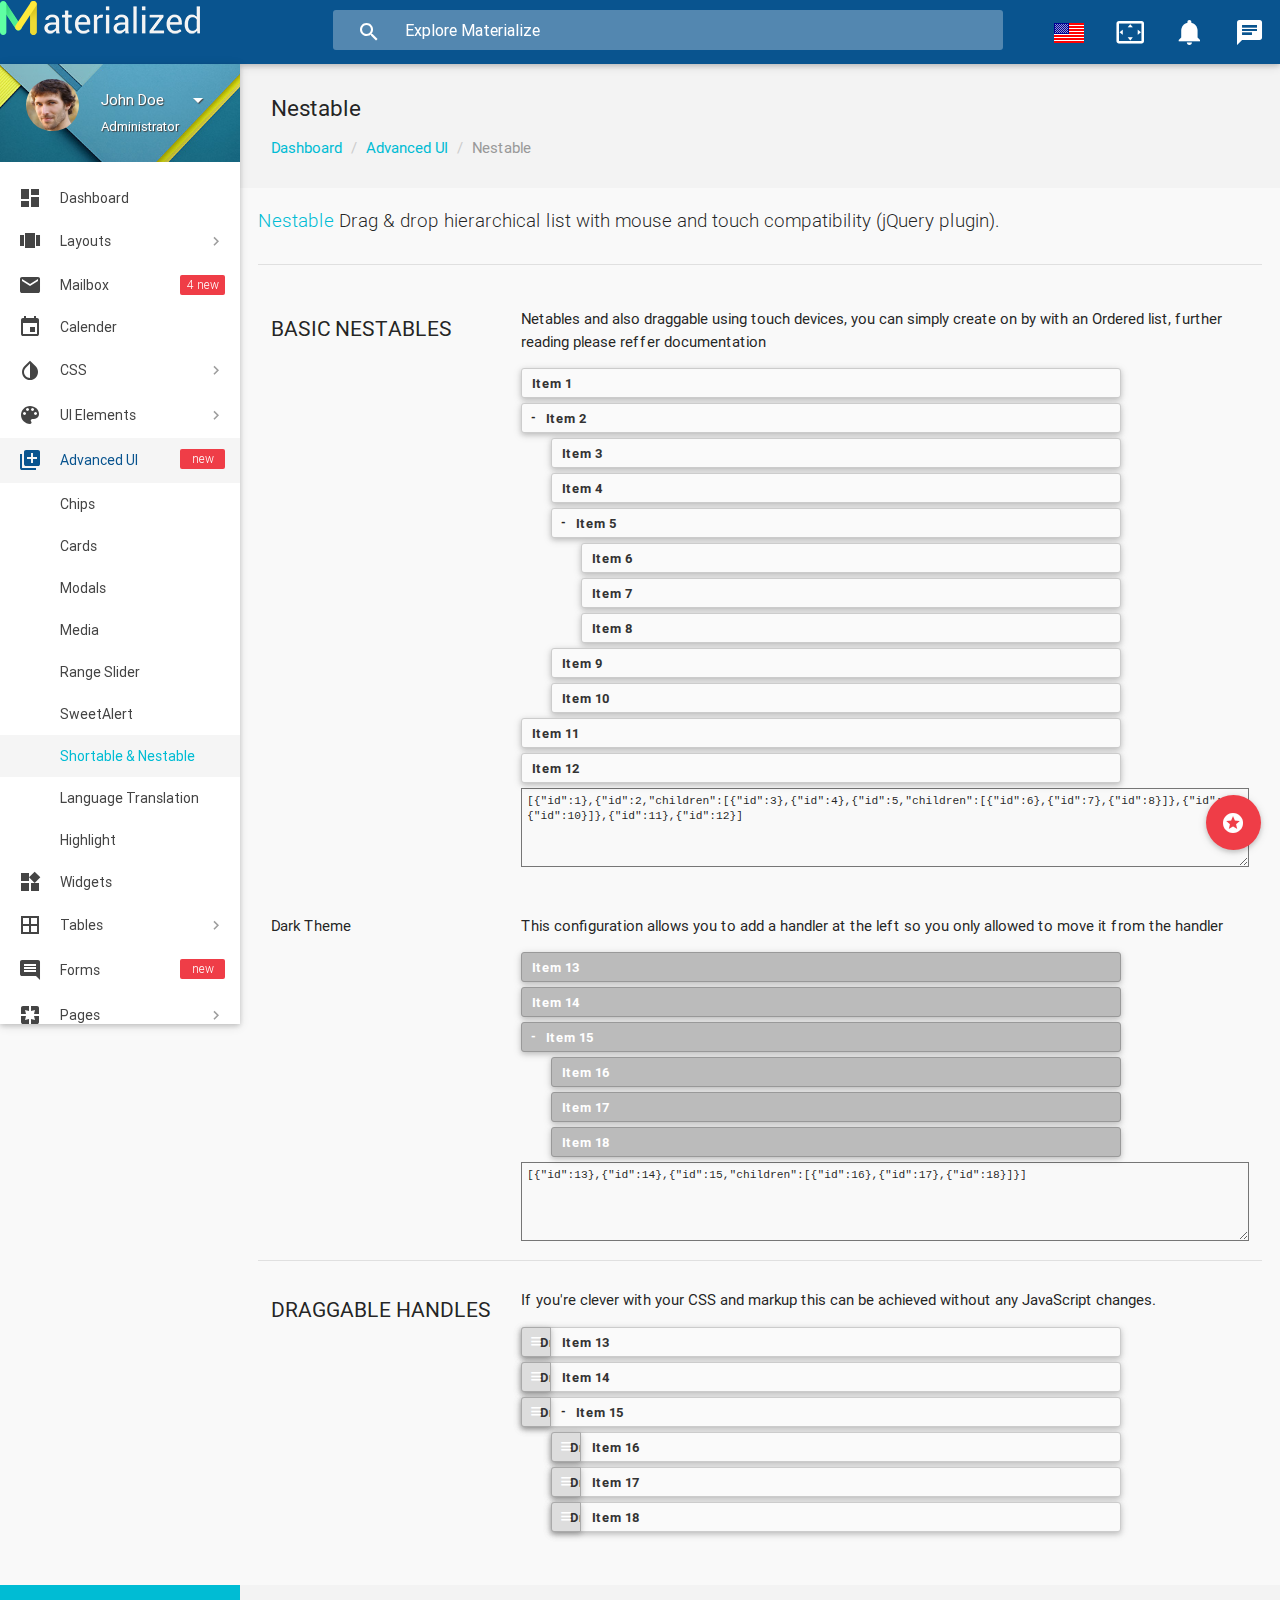
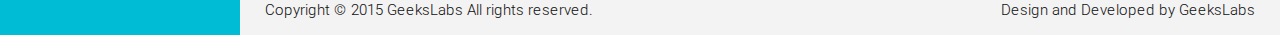
<file: advanced-ui-nestable.html>
<!DOCTYPE html>
<html lang="en">

<!--================================================================================
	Item Name: Materialize - Material Design Admin Template
	Version: 3.1
	Author: GeeksLabs
	Author URL: http://www.themeforest.net/user/geekslabs
================================================================================ -->

<head>
  <meta http-equiv="Content-Type" content="text/html; charset=UTF-8">
  <meta name="viewport" content="width=device-width, initial-scale=1, maximum-scale=1.0, user-scalable=no">
  <meta http-equiv="X-UA-Compatible" content="IE=edge">
  <meta name="msapplication-tap-highlight" content="no">
  <meta name="description" content="Materialize is a Material Design Admin Template,It's modern, responsive and based on Material Design by Google. ">
  <meta name="keywords" content="materialize, admin template, dashboard template, flat admin template, responsive admin template,">
  <title>Nestable | Materialize - Material Design Admin Template</title>

  <!-- Favicons-->
  <link rel="icon" href="images/favicon/favicon-32x32.png" sizes="32x32">
  <!-- Favicons-->
  <link rel="apple-touch-icon-precomposed" href="images/favicon/apple-touch-icon-152x152.png">
  <!-- For iPhone -->
  <meta name="msapplication-TileColor" content="#00bcd4">
  <meta name="msapplication-TileImage" content="images/favicon/mstile-144x144.png">
  <!-- For Windows Phone -->


  <!-- CORE CSS-->
  <link href="css/materialize.css" type="text/css" rel="stylesheet" media="screen,projection">
  <link href="css/style.css" type="text/css" rel="stylesheet" media="screen,projection">
  <!-- Custome CSS-->    
  <link href="css/custom/custom.css" type="text/css" rel="stylesheet" media="screen,projection">

  <!-- INCLUDED PLUGIN CSS ON THIS PAGE -->
  <link href="js/plugins/prism/prism.css" type="text/css" rel="stylesheet" media="screen,projection">
  <link href="js/plugins/perfect-scrollbar/perfect-scrollbar.css" type="text/css" rel="stylesheet" media="screen,projection">
  <link href="js/plugins/chartist-js/chartist.min.css" type="text/css" rel="stylesheet" media="screen,projection">
  <link href="js/plugins/jquery.nestable/nestable.css" type="text/css" rel="stylesheet" media="screen,projection">
  
</head>

<body>
  <!-- Start Page Loading -->
  <div id="loader-wrapper">
      <div id="loader"></div>        
      <div class="loader-section section-left"></div>
      <div class="loader-section section-right"></div>
  </div>
  <!-- End Page Loading -->

  <!-- //////////////////////////////////////////////////////////////////////////// -->

  <!-- START HEADER -->
  <header id="header" class="page-topbar">
        <!-- start header nav-->
        <div class="navbar-fixed">
            <nav class="navbar-color">
                <div class="nav-wrapper">
                    <ul class="left">                      
                      <li><h1 class="logo-wrapper"><a href="index.html" class="brand-logo darken-1"><img src="images/materialize-logo.png" alt="materialize logo"></a> <span class="logo-text">Materialize</span></h1></li>
                    </ul>
                    <div class="header-search-wrapper hide-on-med-and-down">
                        <i class="mdi-action-search"></i>
                        <input type="text" name="Search" class="header-search-input z-depth-2" placeholder="Explore Materialize"/>
                    </div>
                    <ul class="right hide-on-med-and-down">
                        <li><a href="javascript:void(0);" class="waves-effect waves-block waves-light translation-button"  data-activates="translation-dropdown"><img src="images/flag-icons/United-States.png" alt="USA" /></a>
                        </li>
                        <li><a href="javascript:void(0);" class="waves-effect waves-block waves-light toggle-fullscreen"><i class="mdi-action-settings-overscan"></i></a>
                        </li>
                        <li><a href="javascript:void(0);" class="waves-effect waves-block waves-light notification-button" data-activates="notifications-dropdown"><i class="mdi-social-notifications"><small class="notification-badge">5</small></i>
                        
                        </a>
                        </li>                        
                        <li><a href="#" data-activates="chat-out" class="waves-effect waves-block waves-light chat-collapse"><i class="mdi-communication-chat"></i></a>
                        </li>
                    </ul>
                    <!-- translation-button -->
                    <ul id="translation-dropdown" class="dropdown-content">
                      <li>
                        <a href="#!"><img src="images/flag-icons/United-States.png" alt="English" />  <span class="language-select">English</span></a>
                      </li>
                      <li>
                        <a href="#!"><img src="images/flag-icons/France.png" alt="French" />  <span class="language-select">French</span></a>
                      </li>
                      <li>
                        <a href="#!"><img src="images/flag-icons/China.png" alt="Chinese" />  <span class="language-select">Chinese</span></a>
                      </li>
                      <li>
                        <a href="#!"><img src="images/flag-icons/Germany.png" alt="German" />  <span class="language-select">German</span></a>
                      </li>
                      
                    </ul>
                    <!-- notifications-dropdown -->
                    <ul id="notifications-dropdown" class="dropdown-content">
                      <li>
                        <h5>NOTIFICATIONS <span class="new badge">5</span></h5>
                      </li>
                      <li class="divider"></li>
                      <li>
                        <a href="#!"><i class="mdi-action-add-shopping-cart"></i> A new order has been placed!</a>
                        <time class="media-meta" datetime="2015-06-12T20:50:48+08:00">2 hours ago</time>
                      </li>
                      <li>
                        <a href="#!"><i class="mdi-action-stars"></i> Completed the task</a>
                        <time class="media-meta" datetime="2015-06-12T20:50:48+08:00">3 days ago</time>
                      </li>
                      <li>
                        <a href="#!"><i class="mdi-action-settings"></i> Settings updated</a>
                        <time class="media-meta" datetime="2015-06-12T20:50:48+08:00">4 days ago</time>
                      </li>
                      <li>
                        <a href="#!"><i class="mdi-editor-insert-invitation"></i> Director meeting started</a>
                        <time class="media-meta" datetime="2015-06-12T20:50:48+08:00">6 days ago</time>
                      </li>
                      <li>
                        <a href="#!"><i class="mdi-action-trending-up"></i> Generate monthly report</a>
                        <time class="media-meta" datetime="2015-06-12T20:50:48+08:00">1 week ago</time>
                      </li>
                    </ul>
                </div>
            </nav>
        </div>
        <!-- end header nav-->
  </header>
  <!-- END HEADER -->

  <!-- //////////////////////////////////////////////////////////////////////////// -->

  <!-- START MAIN -->
  <div id="main">
    <!-- START WRAPPER -->
    <div class="wrapper">

      <!-- START LEFT SIDEBAR NAV-->
      <aside id="left-sidebar-nav">
        <ul id="slide-out" class="side-nav fixed leftside-navigation">
            <li class="user-details cyan darken-2">
            <div class="row">
                <div class="col col s4 m4 l4">
                    <img src="images/avatar.jpg" alt="" class="circle responsive-img valign profile-image">
                </div>
                <div class="col col s8 m8 l8">
                    <ul id="profile-dropdown" class="dropdown-content">
                        <li><a href="#"><i class="mdi-action-face-unlock"></i> Profile</a>
                        </li>
                        <li><a href="#"><i class="mdi-action-settings"></i> Settings</a>
                        </li>
                        <li><a href="#"><i class="mdi-communication-live-help"></i> Help</a>
                        </li>
                        <li class="divider"></li>
                        <li><a href="#"><i class="mdi-action-lock-outline"></i> Lock</a>
                        </li>
                        <li><a href="#"><i class="mdi-hardware-keyboard-tab"></i> Logout</a>
                        </li>
                    </ul>
                    <a class="btn-flat dropdown-button waves-effect waves-light white-text profile-btn" href="#" data-activates="profile-dropdown">John Doe<i class="mdi-navigation-arrow-drop-down right"></i></a>
                    <p class="user-roal">Administrator</p>
                </div>
            </div>
            </li>
            <li class="bold"><a href="index.html" class="waves-effect waves-cyan"><i class="mdi-action-dashboard"></i> Dashboard</a>
            </li>
            <li class="no-padding">
                <ul class="collapsible collapsible-accordion">
                    <li class="bold"><a class="collapsible-header waves-effect waves-cyan"><i class="mdi-action-view-carousel"></i> Layouts</a>
                        <div class="collapsible-body">
                            <ul>
                                <li><a href="layout-fullscreen.html">Full Screen</a>
                                </li>
                                <li><a href="layout-horizontal-menu.html">Horizontal Menu</a>
                                </li>
                            </ul>
                        </div>
                    </li>
                </ul>
            </li>
            <li class="bold"><a href="app-email.html" class="waves-effect waves-cyan"><i class="mdi-communication-email"></i> Mailbox <span class="new badge">4</span></a>
            </li>
            <li class="bold"><a href="app-calendar.html" class="waves-effect waves-cyan"><i class="mdi-editor-insert-invitation"></i> Calender</a>
            </li>
            <li class="no-padding">
                <ul class="collapsible collapsible-accordion">
                    <li class="bold"><a class="collapsible-header waves-effect waves-cyan"><i class="mdi-action-invert-colors"></i> CSS</a>
                        <div class="collapsible-body">
                            <ul>
                                <li><a href="css-typography.html">Typography</a>
                                </li>
                                <li><a href="css-icons.html">Icons</a>
                                </li>
                                <li><a href="css-animations.html">Animations</a>
                                </li>
                                <li><a href="css-shadow.html">Shadow</a>
                                </li>
                                <li><a href="css-media.html">Media</a>
                                </li>
                                <li><a href="css-sass.html">Sass</a>
                                </li>
                            </ul>
                        </div>
                    </li>
                    <li class="bold"><a class="collapsible-header  waves-effect waves-cyan"><i class="mdi-image-palette"></i> UI Elements</a>
                        <div class="collapsible-body">
                            <ul>
                                <li><a href="ui-alerts.html">Alerts</a>
                                </li>
                                <li><a href="ui-buttons.html">Buttons</a>
                                </li>
                                <li><a href="ui-badges.html">Badges</a>
                                </li>
                                <li><a href="ui-breadcrumbs.html">Breadcrumbs</a>
                                </li>
                                <li><a href="ui-collections.html">Collections</a>
                                </li>
                                <li><a href="ui-collapsibles.html">Collapsibles</a>
                                </li>
                                <li><a href="ui-tabs.html">Tabs</a>
                                </li>
                                <li><a href="ui-navbar.html">Navbar</a>
                                </li>
                                <li><a href="ui-pagination.html">Pagination</a>
                                </li>
                                <li><a href="ui-preloader.html">Preloader</a>
                                </li>
                                <li><a href="ui-toasts.html">Toasts</a>
                                </li>
                                <li><a href="ui-tooltip.html">Tooltip</a>
                                </li>
                                <li><a href="ui-waves.html">Waves</a>
                                </li>
                            </ul>
                        </div>
                    </li>
                    <li class="bold"><a class="collapsible-header waves-effect waves-cyan active"><i class="mdi-av-queue"></i> Advanced UI <span class="new badge"></span></a>
                        <div class="collapsible-body">
                            <ul>
                                <li><a href="advanced-ui-chips.html">Chips</a>
                                </li>
                                <li><a href="advanced-ui-cards.html">Cards</a>
                                </li>
                                <li><a href="advanced-ui-modals.html">Modals</a>
                                </li>
                                <li><a href="advanced-ui-media.html">Media</a>
                                </li>
                                <li><a href="advanced-ui-range-slider.html">Range Slider</a>
                                </li>
                                <li><a href="advanced-ui-sweetalert.html">SweetAlert</a>
                                </li>
                                <li class="active"><a href="advanced-ui-nestable.html">Shortable & Nestable</a>
                                </li>
                                <li><a href="advanced-ui-translation.html">Language Translation</a>
                                </li>
                                <li><a href="advanced-ui-highlight.html">Highlight</a>
                                </li>
                            </ul>
                        </div>
                    </li>
                    <li class="bold"><a href="app-widget.html" class="waves-effect waves-cyan"><i class="mdi-device-now-widgets"></i> Widgets</a>
                    </li>
                    <li class="bold"><a class="collapsible-header  waves-effect waves-cyan"><i class="mdi-editor-border-all"></i> Tables</a>
                        <div class="collapsible-body">
                            <ul>
                                <li><a href="table-basic.html">Basic Tables</a>
                                </li>
                                <li><a href="table-data.html">Data Tables</a>
                                </li>
                                <li><a href="table-jsgrid.html">jsGrid</a>
                                </li>
                                <li><a href="table-editable.html">Editable Table</a>
                                </li>
                                <li><a href="table-floatThead.html">floatThead</a>
                                </li>
                            </ul>
                        </div>
                    </li>
                    <li class="bold"><a class="collapsible-header  waves-effect waves-cyan"><i class="mdi-editor-insert-comment"></i> Forms <span class="new badge"></span></a>
                        <div class="collapsible-body">
                            <ul>
                                <li><a href="form-elements.html">Form Elements</a>
                                </li>
                                <li><a href="form-layouts.html">Form Layouts</a>
                                </li>
                                <li><a href="form-validation.html">Form Validations</a>
                                </li>
                                <li><a href="form-masks.html">Form Masks</a>
                                </li>
                                <li><a href="form-file-uploads.html">File Uploads</a>
                                </li>
                            </ul>
                        </div>
                    </li>
                    <li class="bold"><a class="collapsible-header  waves-effect waves-cyan"><i class="mdi-social-pages"></i> Pages</a>
                        <div class="collapsible-body">
                            <ul>                                        
                                <li><a href="page-contact.html">Contact Page</a>
                                </li>
                                <li><a href="page-todo.html">ToDos</a>
                                </li>
                                <li><a href="page-blog-1.html">Blog Type 1</a>
                                </li>
                                <li><a href="page-blog-2.html">Blog Type 2</a>
                                </li>
                                <li><a href="page-404.html">404</a>
                                </li>
                                <li><a href="page-500.html">500</a>
                                </li>
                                <li><a href="page-blank.html">Blank</a>
                                </li>
                            </ul>
                        </div>
                    </li>
                    <li class="bold"><a class="collapsible-header  waves-effect waves-cyan"><i class="mdi-action-shopping-cart"></i> eCommers</a>
                        <div class="collapsible-body">
                            <ul>
                                <li><a href="eCommerce-products-page.html">Products Page</a>
                                </li>                                        
                                <li><a href="eCommerce-pricing.html">Pricing Table</a>
                                </li>
                                <li><a href="eCommerce-invoice.html">Invoice</a>
                                </li>
                            </ul>
                        </div>
                    </li>
                    <li class="bold"><a class="collapsible-header  waves-effect waves-cyan"><i class="mdi-image-image"></i> Medias</a>
                        <div class="collapsible-body">
                            <ul>                                        
                                <li><a href="media-gallary-page.html">Gallery Page</a>
                                </li>
                                <li><a href="media-hover-effects.html">Image Hover Effects</a>
                                </li>
                            </ul>
                        </div>
                    </li>
                    <li class="bold"><a class="collapsible-header  waves-effect waves-cyan"><i class="mdi-action-account-circle"></i> User</a>
                        <div class="collapsible-body">
                            <ul>     
                                <li><a href="user-profile-page.html">User Profile</a>
                                </li>                                   
                                <li><a href="user-login.html">Login</a>
                                </li>                                        
                                <li><a href="user-register.html">Register</a>
                                </li>
                                <li><a href="user-forgot-password.html">Forgot Password</a>
                                </li>
                                <li><a href="user-lock-screen.html">Lock Screen</a>
                                </li>                                        
                                
                            </ul>
                        </div>
                    </li>
                    
                    <li class="bold"><a class="collapsible-header waves-effect waves-cyan"><i class="mdi-editor-insert-chart"></i> Charts</a>
                        <div class="collapsible-body">
                            <ul>
                                <li><a href="charts-chartjs.html">Chart JS</a>
                                </li>
                                <li><a href="charts-chartist.html">Chartist</a>
                                </li>
                                <li><a href="charts-morris.html">Morris Charts</a>
                                </li>
                                <li><a href="charts-xcharts.html">xCharts</a>
                                </li>
                                <li><a href="charts-flotcharts.html">Flot Charts</a>
                                </li>
                                <li><a href="charts-sparklines.html">Sparkline Charts</a>
                                </li>
                            </ul>
                        </div>
                    </li>
                </ul>
            </li>
            <li class="li-hover"><div class="divider"></div></li>
            <li class="li-hover"><p class="ultra-small margin more-text">MORE</p></li>
            <li><a href="angular-ui.html"><i class="mdi-action-verified-user"></i> Angular UI  <span class="new badge"></span></a>
            </li>
            <li><a href="css-grid.html"><i class="mdi-image-grid-on"></i> Grid</a>
            </li>
            <li><a href="css-color.html"><i class="mdi-editor-format-color-fill"></i> Color</a>
            </li>
            <li><a href="css-helpers.html"><i class="mdi-communication-live-help"></i> Helpers</a>
            </li>
            <li><a href="changelogs.html"><i class="mdi-action-swap-vert-circle"></i> Changelogs</a>
            </li>                    
            <li class="li-hover"><div class="divider"></div></li>
            <li class="li-hover"><p class="ultra-small margin more-text">Daily Sales</p></li>
            <li class="li-hover">
                <div class="row">
                    <div class="col s12 m12 l12">
                        <div class="sample-chart-wrapper">                            
                            <div class="ct-chart ct-golden-section" id="ct2-chart"></div>
                        </div>
                    </div>
                </div>
            </li>
        </ul>
        <a href="#" data-activates="slide-out" class="sidebar-collapse btn-floating btn-medium waves-effect waves-light hide-on-large-only cyan"><i class="mdi-navigation-menu"></i></a>
        </aside>
      <!-- END LEFT SIDEBAR NAV-->

      <!-- //////////////////////////////////////////////////////////////////////////// -->

      <!-- START CONTENT -->
      <section id="content">

        <!--breadcrumbs start-->
        <div id="breadcrumbs-wrapper">
            <!-- Search for small screen -->
            <div class="header-search-wrapper grey hide-on-large-only">
                <i class="mdi-action-search active"></i>
                <input type="text" name="Search" class="header-search-input z-depth-2" placeholder="Explore Materialize">
            </div>
          <div class="container">
            <div class="row">
              <div class="col s12 m12 l12">
                <h5 class="breadcrumbs-title">Nestable</h5>
                <ol class="breadcrumbs">
                  <li><a href="index.html">Dashboard</a>
                  </li>
                  <li><a href="#">Advanced UI</a>
                  </li>
                  <li class="active">Nestable</li>
                </ol>
              </div>
            </div>
          </div>
        </div>
        <!--breadcrumbs end-->


        <!--start container-->
        <div class="container">
          <p class="caption"><a href="http://ionden.com/a/plugins/ion.rangeSlider/en.html" target="_blank">Nestable</a> Drag & drop hierarchical list with mouse and touch compatibility (jQuery plugin).</p>
          <div class="divider"></div>
          <!--range-slider-->
          <div id="range-slider" class="section">
            <div class="row">
              <div class="col s12 m4 l3">
                <h4 class="header">BASIC NESTABLES</h4>
              </div>
              <div class="col s12 m8 l9">
                  <p>Netables and also draggable using touch devices, you can simply create on by with an Ordered list, further reading please reffer documentation</p>
                  <div class="dd" id="nestable">
                    <ol class="dd-list">
                        <li class="dd-item" data-id="1">
                            <div class="dd-handle">Item 1</div>
                        </li>
                        <li class="dd-item" data-id="2">
                            <div class="dd-handle">Item 2</div>
                            <ol class="dd-list">
                                <li class="dd-item" data-id="3"><div class="dd-handle">Item 3</div></li>
                                <li class="dd-item" data-id="4"><div class="dd-handle">Item 4</div></li>
                                <li class="dd-item" data-id="5">
                                    <div class="dd-handle">Item 5</div>
                                    <ol class="dd-list">
                                        <li class="dd-item" data-id="6"><div class="dd-handle">Item 6</div></li>
                                        <li class="dd-item" data-id="7"><div class="dd-handle">Item 7</div></li>
                                        <li class="dd-item" data-id="8"><div class="dd-handle">Item 8</div></li>
                                    </ol>
                                </li>
                                <li class="dd-item" data-id="9"><div class="dd-handle">Item 9</div></li>
                                <li class="dd-item" data-id="10"><div class="dd-handle">Item 10</div></li>
                            </ol>
                        </li>
                        <li class="dd-item" data-id="11">
                            <div class="dd-handle">Item 11</div>
                        </li>
                        <li class="dd-item" data-id="12">
                            <div class="dd-handle">Item 12</div>
                        </li>
                    </ol>
                </div>
                <textarea id="nestable-output"></textarea>
              </div>
            </div>
            
            <div class="row">
              <div class="col s12 m4 l3">
                <p>Dark Theme</p>
              </div>
              <div class="col s12 m8 l9">
                  <p>This configuration allows you to add a handler at the left so you only allowed to move it from the handler</p>
                  <div class="dd" id="nestable2">
                    <ol class="dd-list">
                        <li class="dd-item" data-id="13">
                            <div class="dd-handle">Item 13</div>
                        </li>
                        <li class="dd-item" data-id="14">
                            <div class="dd-handle">Item 14</div>
                        </li>
                        <li class="dd-item" data-id="15">
                            <div class="dd-handle">Item 15</div>
                            <ol class="dd-list">
                                <li class="dd-item" data-id="16"><div class="dd-handle">Item 16</div></li>
                                <li class="dd-item" data-id="17"><div class="dd-handle">Item 17</div></li>
                                <li class="dd-item" data-id="18"><div class="dd-handle">Item 18</div></li>
                            </ol>
                        </li>
                    </ol>
                </div>
                <textarea id="nestable2-output"></textarea>
              </div>
            </div>
            <!--Draggable Handles-->
            <div class="divider"></div>
            <div class="row">
              <div class="col s12 m4 l3">
                <h4 class="header">Draggable Handles</h4>
              </div>
              <div class="col s12 m8 l9">
                  <p>If you're clever with your CSS and markup this can be achieved without any JavaScript changes.</p>
                  <div class="dd" id="nestable3">
                        <ol class="dd-list">
                            <li class="dd-item dd3-item" data-id="13">
                                <div class="dd-handle dd3-handle">Drag</div><div class="dd3-content">Item 13</div>
                            </li>
                            <li class="dd-item dd3-item" data-id="14">
                                <div class="dd-handle dd3-handle">Drag</div><div class="dd3-content">Item 14</div>
                            </li>
                            <li class="dd-item dd3-item" data-id="15">
                                <div class="dd-handle dd3-handle">Drag</div><div class="dd3-content">Item 15</div>
                                <ol class="dd-list">
                                    <li class="dd-item dd3-item" data-id="16">
                                        <div class="dd-handle dd3-handle">Drag</div><div class="dd3-content">Item 16</div>
                                    </li>
                                    <li class="dd-item dd3-item" data-id="17">
                                        <div class="dd-handle dd3-handle">Drag</div><div class="dd3-content">Item 17</div>
                                    </li>
                                    <li class="dd-item dd3-item" data-id="18">
                                        <div class="dd-handle dd3-handle">Drag</div><div class="dd3-content">Item 18</div>
                                    </li>
                                </ol>
                            </li>
                        </ol>
                    </div>
              </div>
            </div>
            
          </div>
          <!-- Floating Action Button -->
            <div class="fixed-action-btn" style="bottom: 50px; right: 19px;">
                <a class="btn-floating btn-large">
                  <i class="mdi-action-stars"></i>
                </a>
                <ul>
                  <li><a href="css-helpers.html" class="btn-floating red"><i class="large mdi-communication-live-help"></i></a></li>
                  <li><a href="app-widget.html" class="btn-floating yellow darken-1"><i class="large mdi-device-now-widgets"></i></a></li>
                  <li><a href="app-calendar.html" class="btn-floating green"><i class="large mdi-editor-insert-invitation"></i></a></li>
                  <li><a href="app-email.html" class="btn-floating blue"><i class="large mdi-communication-email"></i></a></li>
                </ul>
            </div>
            <!-- Floating Action Button -->
        </div>
        <!--end container-->

      </section>
      <!-- END CONTENT -->

      <!-- //////////////////////////////////////////////////////////////////////////// -->
      <!-- START RIGHT SIDEBAR NAV-->
      <aside id="right-sidebar-nav">
        <ul id="chat-out" class="side-nav rightside-navigation">
            <li class="li-hover">
            <a href="#" data-activates="chat-out" class="chat-close-collapse right"><i class="mdi-navigation-close"></i></a>
            <div id="right-search" class="row">
                <form class="col s12">
                    <div class="input-field">
                        <i class="mdi-action-search prefix"></i>
                        <input id="icon_prefix" type="text" class="validate">
                        <label for="icon_prefix">Search</label>
                    </div>
                </form>
            </div>
            </li>
            <li class="li-hover">
                <ul class="chat-collapsible" data-collapsible="expandable">
                <li>
                    <div class="collapsible-header teal white-text active"><i class="mdi-social-whatshot"></i>Recent Activity</div>
                    <div class="collapsible-body recent-activity">
                        <div class="recent-activity-list chat-out-list row">
                            <div class="col s3 recent-activity-list-icon"><i class="mdi-action-add-shopping-cart"></i>
                            </div>
                            <div class="col s9 recent-activity-list-text">
                                <a href="#">just now</a>
                                <p>Jim Doe Purchased new equipments for zonal office.</p>
                            </div>
                        </div>
                        <div class="recent-activity-list chat-out-list row">
                            <div class="col s3 recent-activity-list-icon"><i class="mdi-device-airplanemode-on"></i>
                            </div>
                            <div class="col s9 recent-activity-list-text">
                                <a href="#">Yesterday</a>
                                <p>Your Next flight for USA will be on 15th August 2015.</p>
                            </div>
                        </div>
                        <div class="recent-activity-list chat-out-list row">
                            <div class="col s3 recent-activity-list-icon"><i class="mdi-action-settings-voice"></i>
                            </div>
                            <div class="col s9 recent-activity-list-text">
                                <a href="#">5 Days Ago</a>
                                <p>Natalya Parker Send you a voice mail for next conference.</p>
                            </div>
                        </div>
                        <div class="recent-activity-list chat-out-list row">
                            <div class="col s3 recent-activity-list-icon"><i class="mdi-action-store"></i>
                            </div>
                            <div class="col s9 recent-activity-list-text">
                                <a href="#">Last Week</a>
                                <p>Jessy Jay open a new store at S.G Road.</p>
                            </div>
                        </div>
                        <div class="recent-activity-list chat-out-list row">
                            <div class="col s3 recent-activity-list-icon"><i class="mdi-action-settings-voice"></i>
                            </div>
                            <div class="col s9 recent-activity-list-text">
                                <a href="#">5 Days Ago</a>
                                <p>Natalya Parker Send you a voice mail for next conference.</p>
                            </div>
                        </div>
                    </div>
                </li>
                <li>
                    <div class="collapsible-header light-blue white-text active"><i class="mdi-editor-attach-money"></i>Sales Repoart</div>
                    <div class="collapsible-body sales-repoart">
                        <div class="sales-repoart-list  chat-out-list row">
                            <div class="col s8">Target Salse</div>
                            <div class="col s4"><span id="sales-line-1"></span>
                            </div>
                        </div>
                        <div class="sales-repoart-list chat-out-list row">
                            <div class="col s8">Payment Due</div>
                            <div class="col s4"><span id="sales-bar-1"></span>
                            </div>
                        </div>
                        <div class="sales-repoart-list chat-out-list row">
                            <div class="col s8">Total Delivery</div>
                            <div class="col s4"><span id="sales-line-2"></span>
                            </div>
                        </div>
                        <div class="sales-repoart-list chat-out-list row">
                            <div class="col s8">Total Progress</div>
                            <div class="col s4"><span id="sales-bar-2"></span>
                            </div>
                        </div>
                    </div>
                </li>
                <li>
                    <div class="collapsible-header red white-text"><i class="mdi-action-stars"></i>Favorite Associates</div>
                    <div class="collapsible-body favorite-associates">
                        <div class="favorite-associate-list chat-out-list row">
                            <div class="col s4"><img src="images/avatar.jpg" alt="" class="circle responsive-img online-user valign profile-image">
                            </div>
                            <div class="col s8">
                                <p>Eileen Sideways</p>
                                <p class="place">Los Angeles, CA</p>
                            </div>
                        </div>
                        <div class="favorite-associate-list chat-out-list row">
                            <div class="col s4"><img src="images/avatar.jpg" alt="" class="circle responsive-img online-user valign profile-image">
                            </div>
                            <div class="col s8">
                                <p>Zaham Sindil</p>
                                <p class="place">San Francisco, CA</p>
                            </div>
                        </div>
                        <div class="favorite-associate-list chat-out-list row">
                            <div class="col s4"><img src="images/avatar.jpg" alt="" class="circle responsive-img offline-user valign profile-image">
                            </div>
                            <div class="col s8">
                                <p>Renov Leongal</p>
                                <p class="place">Cebu City, Philippines</p>
                            </div>
                        </div>
                        <div class="favorite-associate-list chat-out-list row">
                            <div class="col s4"><img src="images/avatar.jpg" alt="" class="circle responsive-img online-user valign profile-image">
                            </div>
                            <div class="col s8">
                                <p>Weno Carasbong</p>
                                <p>Tokyo, Japan</p>
                            </div>
                        </div>
                        <div class="favorite-associate-list chat-out-list row">
                            <div class="col s4"><img src="images/avatar.jpg" alt="" class="circle responsive-img offline-user valign profile-image">
                            </div>
                            <div class="col s8">
                                <p>Nusja Nawancali</p>
                                <p class="place">Bangkok, Thailand</p>
                            </div>
                        </div>
                    </div>
                </li>
                </ul>
            </li>
        </ul>
      </aside>
      <!-- LEFT RIGHT SIDEBAR NAV-->

    </div>
    <!-- END WRAPPER -->

  </div>
  <!-- END MAIN -->



  <!-- //////////////////////////////////////////////////////////////////////////// -->

  <!-- START FOOTER -->
  <footer class="page-footer">
    <div class="footer-copyright">
      <div class="container">
        <span>Copyright © 2015 <a class="grey-text text-lighten-4" href="http://themeforest.net/user/geekslabs/portfolio?ref=geekslabs" target="_blank">GeeksLabs</a> All rights reserved.</span>
        <span class="right"> Design and Developed by <a class="grey-text text-lighten-4" href="http://geekslabs.com/">GeeksLabs</a></span>
        </div>
    </div>
  </footer>
    <!-- END FOOTER -->



    <!-- ================================================
    Scripts
    ================================================ -->
    
    <!-- jQuery Library -->
    <script type="text/javascript" src="js/plugins/jquery-1.11.2.min.js"></script>    
    <!--angularjs-->
    <script type="text/javascript" src="js/plugins/angular.min.js"></script>
    <!--materialize js-->
    <script type="text/javascript" src="js/materialize.js"></script>
    <!--prism -->
    <script type="text/javascript" src="js/plugins/prism/prism.js"></script>
    <!--scrollbar-->
    <script type="text/javascript" src="js/plugins/perfect-scrollbar/perfect-scrollbar.min.js"></script>
    <!-- chartist -->
    <script type="text/javascript" src="js/plugins/chartist-js/chartist.min.js"></script>   
    <!--nestable -->
    <script type="text/javascript" src="js/plugins/jquery.nestable/jquery.nestable.js"></script>   
    <!--plugins.js - Some Specific JS codes for Plugin Settings-->
    <script type="text/javascript" src="js/plugins.js"></script>
    <!--custom-script.js - Add your own theme custom JS-->
    <script type="text/javascript" src="js/custom-script.js"></script>
    
    <script type="text/javascript">
    $(document).ready(function()
    {
    
        var updateOutput = function(e)
        {
            var list   = e.length ? e : $(e.target),
                output = list.data('output');
            if (window.JSON) {
                output.val(window.JSON.stringify(list.nestable('serialize')));//, null, 2));
            } else {
                output.val('JSON browser support required for this demo.');
            }
        };
    
        // activate Nestable for list 1
        $('#nestable').nestable({
            group: 1
        })
        .on('change', updateOutput);
    
        // activate Nestable for list 2
        $('#nestable2').nestable({
            group: 1
        })
        .on('change', updateOutput);
    
        // output initial serialised data
        updateOutput($('#nestable').data('output', $('#nestable-output')));
        updateOutput($('#nestable2').data('output', $('#nestable2-output')));
    
        $('#nestable-menu').on('click', function(e)
        {
            var target = $(e.target),
                action = target.data('action');
            if (action === 'expand-all') {
                $('.dd').nestable('expandAll');
            }
            if (action === 'collapse-all') {
                $('.dd').nestable('collapseAll');
            }
        });
    
        $('#nestable3').nestable();
    
    });
    </script>
    
</body>

</html>
</file>
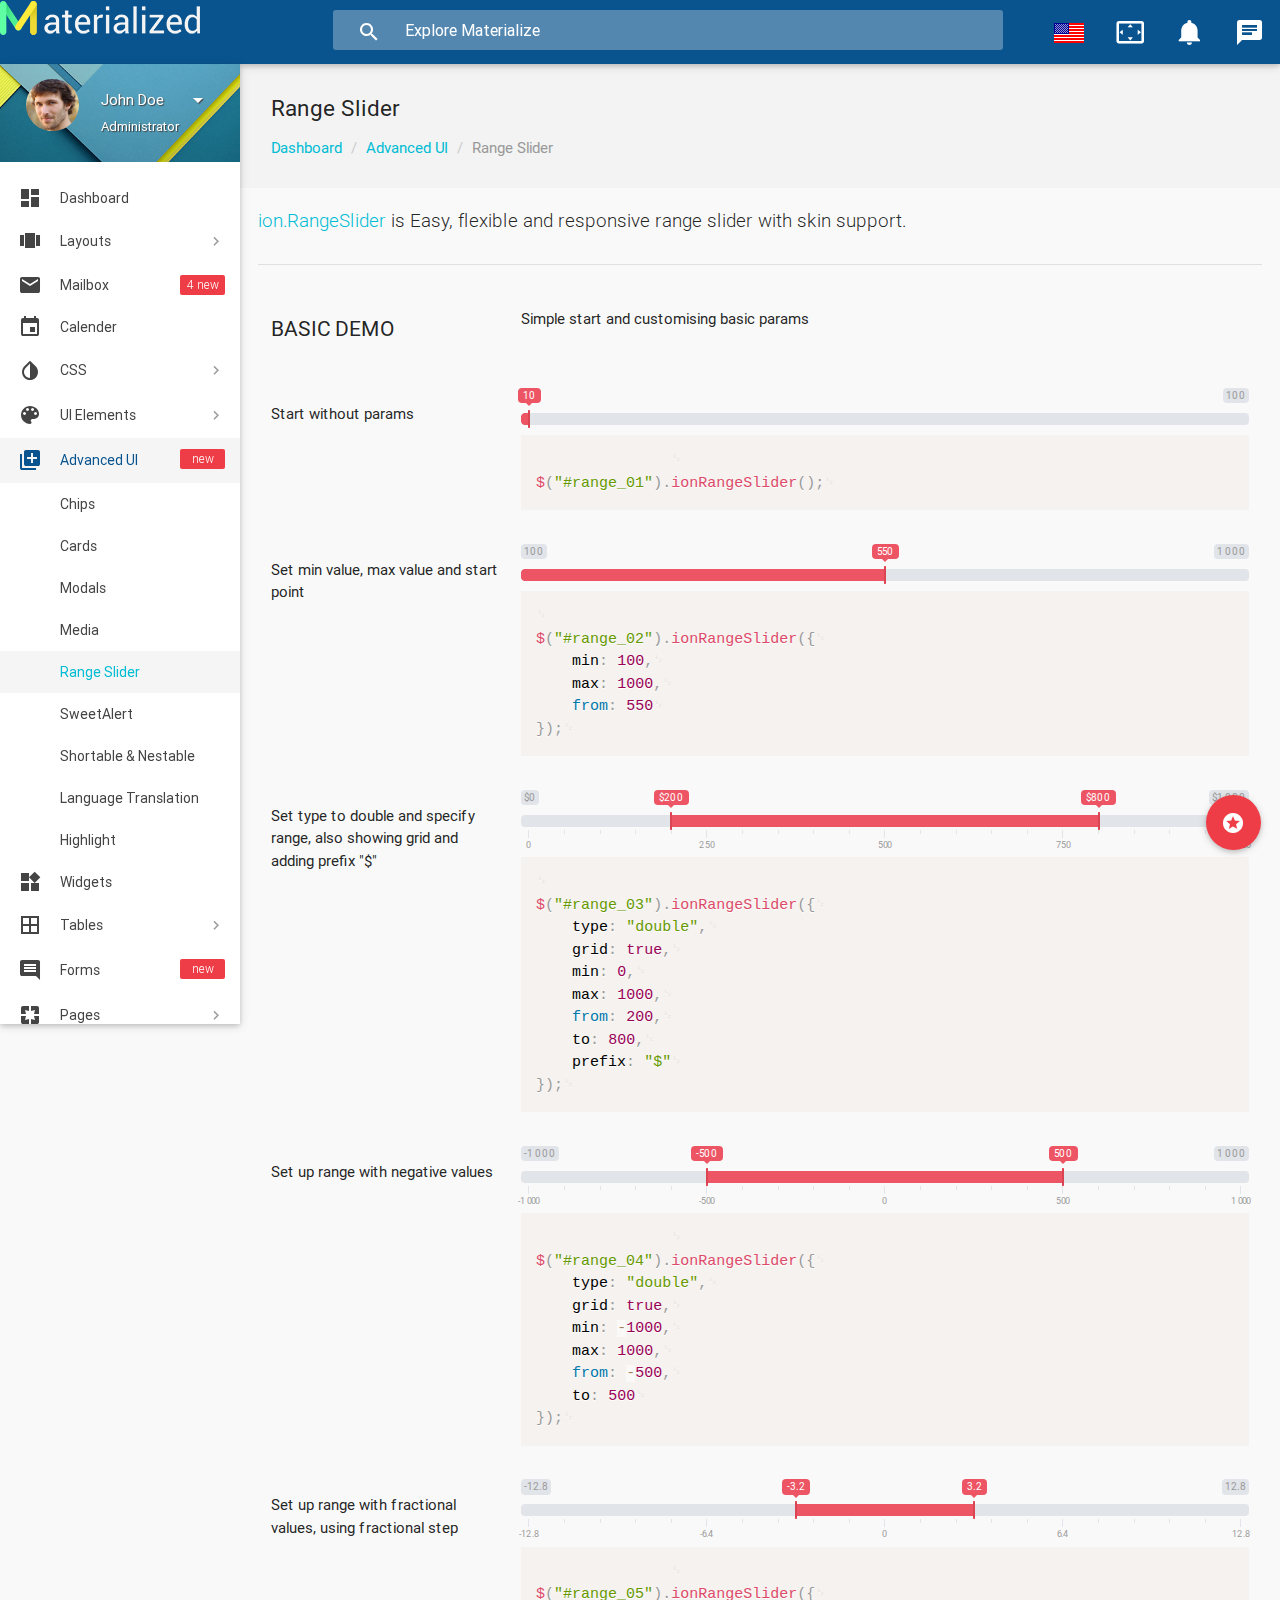
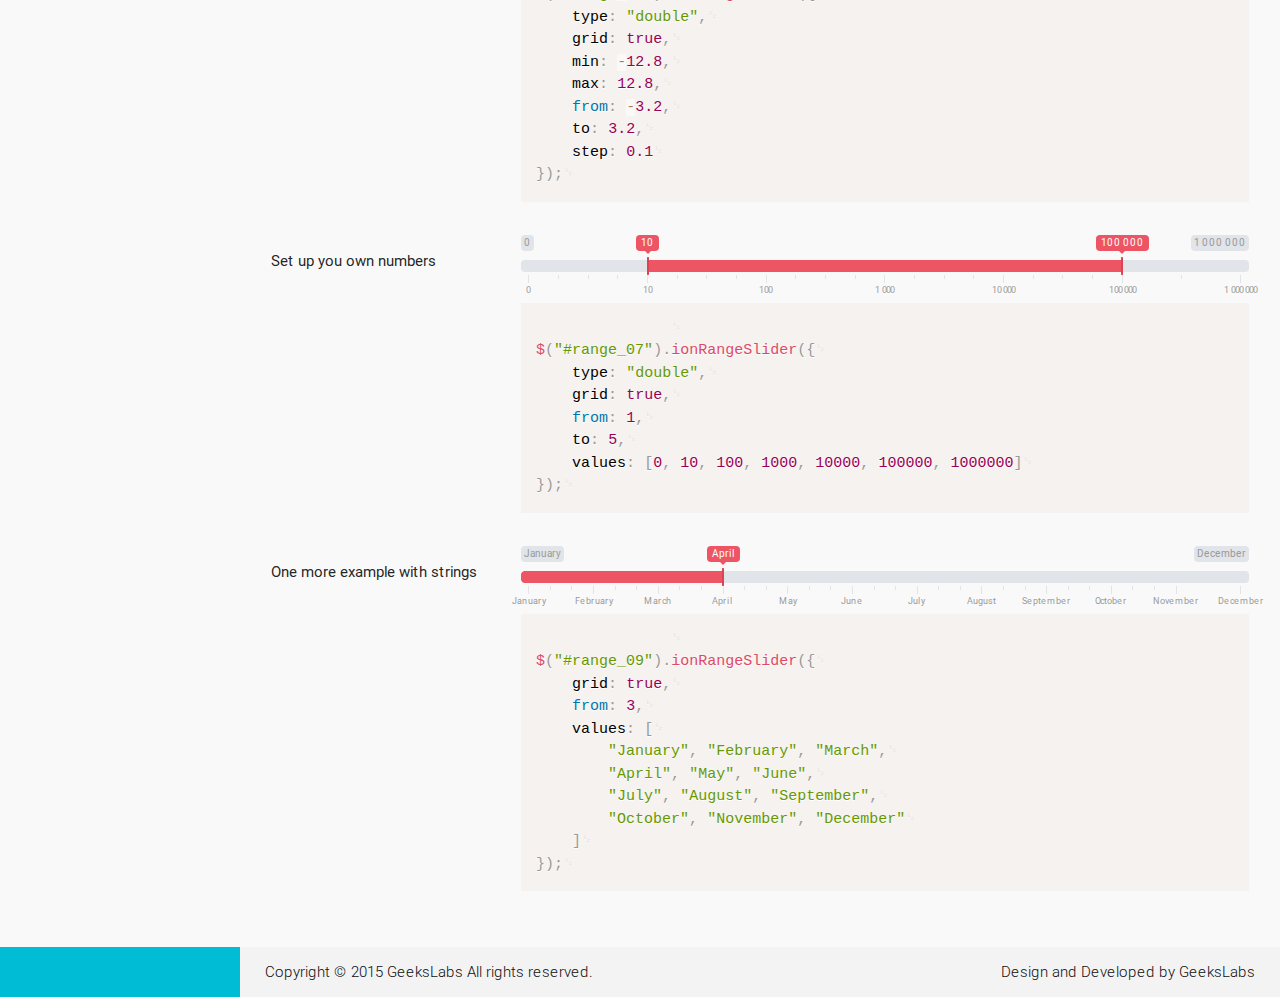
<file: advanced-ui-range-slider.html>
<!DOCTYPE html>
<html lang="en">

<!--================================================================================
	Item Name: Materialize - Material Design Admin Template
	Version: 3.1
	Author: GeeksLabs
	Author URL: http://www.themeforest.net/user/geekslabs
================================================================================ -->

<head>
  <meta http-equiv="Content-Type" content="text/html; charset=UTF-8">
  <meta name="viewport" content="width=device-width, initial-scale=1, maximum-scale=1.0, user-scalable=no">
  <meta http-equiv="X-UA-Compatible" content="IE=edge">
  <meta name="msapplication-tap-highlight" content="no">
  <meta name="description" content="Materialize is a Material Design Admin Template,It's modern, responsive and based on Material Design by Google. ">
  <meta name="keywords" content="materialize, admin template, dashboard template, flat admin template, responsive admin template,">
  <title>Range Slider | Materialize - Material Design Admin Template</title>

  <!-- Favicons-->
  <link rel="icon" href="images/favicon/favicon-32x32.png" sizes="32x32">
  <!-- Favicons-->
  <link rel="apple-touch-icon-precomposed" href="images/favicon/apple-touch-icon-152x152.png">
  <!-- For iPhone -->
  <meta name="msapplication-TileColor" content="#00bcd4">
  <meta name="msapplication-TileImage" content="images/favicon/mstile-144x144.png">
  <!-- For Windows Phone -->


  <!-- CORE CSS-->
  <link href="css/materialize.css" type="text/css" rel="stylesheet" media="screen,projection">
  <link href="css/style.css" type="text/css" rel="stylesheet" media="screen,projection">
  <!-- Custome CSS-->    
  <link href="css/custom/custom.css" type="text/css" rel="stylesheet" media="screen,projection">


  <!-- INCLUDED PLUGIN CSS ON THIS PAGE -->
  <link href="js/plugins/prism/prism.css" type="text/css" rel="stylesheet" media="screen,projection">
  <link href="js/plugins/perfect-scrollbar/perfect-scrollbar.css" type="text/css" rel="stylesheet" media="screen,projection">
  <link href="js/plugins/chartist-js/chartist.min.css" type="text/css" rel="stylesheet" media="screen,projection">
  <link href="js/plugins/ionRangeSlider/css/ion.rangeSlider.css" type="text/css" rel="stylesheet" media="screen,projection">
  <!--Flat Skin-->
  <link href="js/plugins/ionRangeSlider/css/ion.rangeSlider.skinFlat.css" type="text/css" rel="stylesheet" media="screen,projection">
</head>

<body>
  <!-- Start Page Loading -->
  <div id="loader-wrapper">
      <div id="loader"></div>        
      <div class="loader-section section-left"></div>
      <div class="loader-section section-right"></div>
  </div>
  <!-- End Page Loading -->

  <!-- //////////////////////////////////////////////////////////////////////////// -->

  <!-- START HEADER -->
  <header id="header" class="page-topbar">
        <!-- start header nav-->
        <div class="navbar-fixed">
            <nav class="navbar-color">
                <div class="nav-wrapper">
                    <ul class="left">                      
                      <li><h1 class="logo-wrapper"><a href="index.html" class="brand-logo darken-1"><img src="images/materialize-logo.png" alt="materialize logo"></a> <span class="logo-text">Materialize</span></h1></li>
                    </ul>
                    <div class="header-search-wrapper hide-on-med-and-down">
                        <i class="mdi-action-search"></i>
                        <input type="text" name="Search" class="header-search-input z-depth-2" placeholder="Explore Materialize"/>
                    </div>
                    <ul class="right hide-on-med-and-down">
                        <li><a href="javascript:void(0);" class="waves-effect waves-block waves-light translation-button"  data-activates="translation-dropdown"><img src="images/flag-icons/United-States.png" alt="USA" /></a>
                        </li>
                        <li><a href="javascript:void(0);" class="waves-effect waves-block waves-light toggle-fullscreen"><i class="mdi-action-settings-overscan"></i></a>
                        </li>
                        <li><a href="javascript:void(0);" class="waves-effect waves-block waves-light notification-button" data-activates="notifications-dropdown"><i class="mdi-social-notifications"><small class="notification-badge">5</small></i>
                        
                        </a>
                        </li>                        
                        <li><a href="#" data-activates="chat-out" class="waves-effect waves-block waves-light chat-collapse"><i class="mdi-communication-chat"></i></a>
                        </li>
                    </ul>
                    <!-- translation-button -->
                    <ul id="translation-dropdown" class="dropdown-content">
                      <li>
                        <a href="#!"><img src="images/flag-icons/United-States.png" alt="English" />  <span class="language-select">English</span></a>
                      </li>
                      <li>
                        <a href="#!"><img src="images/flag-icons/France.png" alt="French" />  <span class="language-select">French</span></a>
                      </li>
                      <li>
                        <a href="#!"><img src="images/flag-icons/China.png" alt="Chinese" />  <span class="language-select">Chinese</span></a>
                      </li>
                      <li>
                        <a href="#!"><img src="images/flag-icons/Germany.png" alt="German" />  <span class="language-select">German</span></a>
                      </li>
                      
                    </ul>
                    <!-- notifications-dropdown -->
                    <ul id="notifications-dropdown" class="dropdown-content">
                      <li>
                        <h5>NOTIFICATIONS <span class="new badge">5</span></h5>
                      </li>
                      <li class="divider"></li>
                      <li>
                        <a href="#!"><i class="mdi-action-add-shopping-cart"></i> A new order has been placed!</a>
                        <time class="media-meta" datetime="2015-06-12T20:50:48+08:00">2 hours ago</time>
                      </li>
                      <li>
                        <a href="#!"><i class="mdi-action-stars"></i> Completed the task</a>
                        <time class="media-meta" datetime="2015-06-12T20:50:48+08:00">3 days ago</time>
                      </li>
                      <li>
                        <a href="#!"><i class="mdi-action-settings"></i> Settings updated</a>
                        <time class="media-meta" datetime="2015-06-12T20:50:48+08:00">4 days ago</time>
                      </li>
                      <li>
                        <a href="#!"><i class="mdi-editor-insert-invitation"></i> Director meeting started</a>
                        <time class="media-meta" datetime="2015-06-12T20:50:48+08:00">6 days ago</time>
                      </li>
                      <li>
                        <a href="#!"><i class="mdi-action-trending-up"></i> Generate monthly report</a>
                        <time class="media-meta" datetime="2015-06-12T20:50:48+08:00">1 week ago</time>
                      </li>
                    </ul>
                </div>
            </nav>
        </div>
        <!-- end header nav-->
  </header>
  <!-- END HEADER -->

  <!-- //////////////////////////////////////////////////////////////////////////// -->

  <!-- START MAIN -->
  <div id="main">
    <!-- START WRAPPER -->
    <div class="wrapper">

      <!-- START LEFT SIDEBAR NAV-->
      <aside id="left-sidebar-nav">
        <ul id="slide-out" class="side-nav fixed leftside-navigation">
            <li class="user-details cyan darken-2">
            <div class="row">
                <div class="col col s4 m4 l4">
                    <img src="images/avatar.jpg" alt="" class="circle responsive-img valign profile-image">
                </div>
                <div class="col col s8 m8 l8">
                    <ul id="profile-dropdown" class="dropdown-content">
                        <li><a href="#"><i class="mdi-action-face-unlock"></i> Profile</a>
                        </li>
                        <li><a href="#"><i class="mdi-action-settings"></i> Settings</a>
                        </li>
                        <li><a href="#"><i class="mdi-communication-live-help"></i> Help</a>
                        </li>
                        <li class="divider"></li>
                        <li><a href="#"><i class="mdi-action-lock-outline"></i> Lock</a>
                        </li>
                        <li><a href="#"><i class="mdi-hardware-keyboard-tab"></i> Logout</a>
                        </li>
                    </ul>
                    <a class="btn-flat dropdown-button waves-effect waves-light white-text profile-btn" href="#" data-activates="profile-dropdown">John Doe<i class="mdi-navigation-arrow-drop-down right"></i></a>
                    <p class="user-roal">Administrator</p>
                </div>
            </div>
            </li>
            <li class="bold"><a href="index.html" class="waves-effect waves-cyan"><i class="mdi-action-dashboard"></i> Dashboard</a>
            </li>
            <li class="no-padding">
                <ul class="collapsible collapsible-accordion">
                    <li class="bold"><a class="collapsible-header waves-effect waves-cyan"><i class="mdi-action-view-carousel"></i> Layouts</a>
                        <div class="collapsible-body">
                            <ul>
                                <li><a href="layout-fullscreen.html">Full Screen</a>
                                </li>
                                <li><a href="layout-horizontal-menu.html">Horizontal Menu</a>
                                </li>
                            </ul>
                        </div>
                    </li>
                </ul>
            </li>
            <li class="bold"><a href="app-email.html" class="waves-effect waves-cyan"><i class="mdi-communication-email"></i> Mailbox <span class="new badge">4</span></a>
            </li>
            <li class="bold"><a href="app-calendar.html" class="waves-effect waves-cyan"><i class="mdi-editor-insert-invitation"></i> Calender</a>
            </li>
            <li class="no-padding">
                <ul class="collapsible collapsible-accordion">
                    <li class="bold"><a class="collapsible-header waves-effect waves-cyan"><i class="mdi-action-invert-colors"></i> CSS</a>
                        <div class="collapsible-body">
                            <ul>
                                <li><a href="css-typography.html">Typography</a>
                                </li>
                                <li><a href="css-icons.html">Icons</a>
                                </li>
                                <li><a href="css-animations.html">Animations</a>
                                </li>
                                <li><a href="css-shadow.html">Shadow</a>
                                </li>
                                <li><a href="css-media.html">Media</a>
                                </li>
                                <li><a href="css-sass.html">Sass</a>
                                </li>
                            </ul>
                        </div>
                    </li>
                    <li class="bold"><a class="collapsible-header  waves-effect waves-cyan"><i class="mdi-image-palette"></i> UI Elements</a>
                        <div class="collapsible-body">
                            <ul>
                                <li><a href="ui-alerts.html">Alerts</a>
                                </li>
                                <li><a href="ui-buttons.html">Buttons</a>
                                </li>
                                <li><a href="ui-badges.html">Badges</a>
                                </li>
                                <li><a href="ui-breadcrumbs.html">Breadcrumbs</a>
                                </li>
                                <li><a href="ui-collections.html">Collections</a>
                                </li>
                                <li><a href="ui-collapsibles.html">Collapsibles</a>
                                </li>
                                <li><a href="ui-tabs.html">Tabs</a>
                                </li>
                                <li><a href="ui-navbar.html">Navbar</a>
                                </li>
                                <li><a href="ui-pagination.html">Pagination</a>
                                </li>
                                <li><a href="ui-preloader.html">Preloader</a>
                                </li>
                                <li><a href="ui-toasts.html">Toasts</a>
                                </li>
                                <li><a href="ui-tooltip.html">Tooltip</a>
                                </li>
                                <li><a href="ui-waves.html">Waves</a>
                                </li>
                            </ul>
                        </div>
                    </li>
                    <li class="bold"><a class="collapsible-header waves-effect waves-cyan active"><i class="mdi-av-queue"></i> Advanced UI <span class="new badge"></span></a>
                        <div class="collapsible-body">
                            <ul>
                                <li><a href="advanced-ui-chips.html">Chips</a>
                                </li>
                                <li><a href="advanced-ui-cards.html">Cards</a>
                                </li>
                                <li><a href="advanced-ui-modals.html">Modals</a>
                                </li>
                                <li><a href="advanced-ui-media.html">Media</a>
                                </li>
                                <li class="active"><a href="advanced-ui-range-slider.html">Range Slider</a>
                                </li>
                                <li><a href="advanced-ui-sweetalert.html">SweetAlert</a>
                                </li>
                                <li><a href="advanced-ui-nestable.html">Shortable & Nestable</a>
                                </li>
                                <li><a href="advanced-ui-translation.html">Language Translation</a>
                                </li>
                                <li><a href="advanced-ui-highlight.html">Highlight</a>
                                </li>
                            </ul>
                        </div>
                    </li>
                    <li class="bold"><a href="app-widget.html" class="waves-effect waves-cyan"><i class="mdi-device-now-widgets"></i> Widgets</a>
                    </li>
                    <li class="bold"><a class="collapsible-header  waves-effect waves-cyan"><i class="mdi-editor-border-all"></i> Tables</a>
                        <div class="collapsible-body">
                            <ul>
                                <li><a href="table-basic.html">Basic Tables</a>
                                </li>
                                <li><a href="table-data.html">Data Tables</a>
                                </li>
                                <li><a href="table-jsgrid.html">jsGrid</a>
                                </li>
                                <li><a href="table-editable.html">Editable Table</a>
                                </li>
                                <li><a href="table-floatThead.html">floatThead</a>
                                </li>
                            </ul>
                        </div>
                    </li>
                    <li class="bold"><a class="collapsible-header  waves-effect waves-cyan"><i class="mdi-editor-insert-comment"></i> Forms <span class="new badge"></span></a>
                        <div class="collapsible-body">
                            <ul>
                                <li><a href="form-elements.html">Form Elements</a>
                                </li>
                                <li><a href="form-layouts.html">Form Layouts</a>
                                </li>
                                <li><a href="form-validation.html">Form Validations</a>
                                </li>
                                <li><a href="form-masks.html">Form Masks</a>
                                </li>
                                <li><a href="form-file-uploads.html">File Uploads</a>
                                </li>
                            </ul>
                        </div>
                    </li>
                    <li class="bold"><a class="collapsible-header  waves-effect waves-cyan"><i class="mdi-social-pages"></i> Pages</a>
                        <div class="collapsible-body">
                            <ul>                                        
                                <li><a href="page-contact.html">Contact Page</a>
                                </li>
                                <li><a href="page-todo.html">ToDos</a>
                                </li>
                                <li><a href="page-blog-1.html">Blog Type 1</a>
                                </li>
                                <li><a href="page-blog-2.html">Blog Type 2</a>
                                </li>
                                <li><a href="page-404.html">404</a>
                                </li>
                                <li><a href="page-500.html">500</a>
                                </li>
                                <li><a href="page-blank.html">Blank</a>
                                </li>
                            </ul>
                        </div>
                    </li>
                    <li class="bold"><a class="collapsible-header  waves-effect waves-cyan"><i class="mdi-action-shopping-cart"></i> eCommers</a>
                        <div class="collapsible-body">
                            <ul>
                                <li><a href="eCommerce-products-page.html">Products Page</a>
                                </li>                                        
                                <li><a href="eCommerce-pricing.html">Pricing Table</a>
                                </li>
                                <li><a href="eCommerce-invoice.html">Invoice</a>
                                </li>
                            </ul>
                        </div>
                    </li>
                    <li class="bold"><a class="collapsible-header  waves-effect waves-cyan"><i class="mdi-image-image"></i> Medias</a>
                        <div class="collapsible-body">
                            <ul>                                        
                                <li><a href="media-gallary-page.html">Gallery Page</a>
                                </li>
                                <li><a href="media-hover-effects.html">Image Hover Effects</a>
                                </li>
                            </ul>
                        </div>
                    </li>
                    <li class="bold"><a class="collapsible-header  waves-effect waves-cyan"><i class="mdi-action-account-circle"></i> User</a>
                        <div class="collapsible-body">
                            <ul>     
                                <li><a href="user-profile-page.html">User Profile</a>
                                </li>                                   
                                <li><a href="user-login.html">Login</a>
                                </li>                                        
                                <li><a href="user-register.html">Register</a>
                                </li>
                                <li><a href="user-forgot-password.html">Forgot Password</a>
                                </li>
                                <li><a href="user-lock-screen.html">Lock Screen</a>
                                </li>                                        
                                
                            </ul>
                        </div>
                    </li>
                    
                    <li class="bold"><a class="collapsible-header waves-effect waves-cyan"><i class="mdi-editor-insert-chart"></i> Charts</a>
                        <div class="collapsible-body">
                            <ul>
                                <li><a href="charts-chartjs.html">Chart JS</a>
                                </li>
                                <li><a href="charts-chartist.html">Chartist</a>
                                </li>
                                <li><a href="charts-morris.html">Morris Charts</a>
                                </li>
                                <li><a href="charts-xcharts.html">xCharts</a>
                                </li>
                                <li><a href="charts-flotcharts.html">Flot Charts</a>
                                </li>
                                <li><a href="charts-sparklines.html">Sparkline Charts</a>
                                </li>
                            </ul>
                        </div>
                    </li>
                </ul>
            </li>
            <li class="li-hover"><div class="divider"></div></li>
            <li class="li-hover"><p class="ultra-small margin more-text">MORE</p></li>
            <li><a href="angular-ui.html"><i class="mdi-action-verified-user"></i> Angular UI  <span class="new badge"></span></a>
            </li>
            <li><a href="css-grid.html"><i class="mdi-image-grid-on"></i> Grid</a>
            </li>
            <li><a href="css-color.html"><i class="mdi-editor-format-color-fill"></i> Color</a>
            </li>
            <li><a href="css-helpers.html"><i class="mdi-communication-live-help"></i> Helpers</a>
            </li>
            <li><a href="changelogs.html"><i class="mdi-action-swap-vert-circle"></i> Changelogs</a>
            </li>                    
            <li class="li-hover"><div class="divider"></div></li>
            <li class="li-hover"><p class="ultra-small margin more-text">Daily Sales</p></li>
            <li class="li-hover">
                <div class="row">
                    <div class="col s12 m12 l12">
                        <div class="sample-chart-wrapper">                            
                            <div class="ct-chart ct-golden-section" id="ct2-chart"></div>
                        </div>
                    </div>
                </div>
            </li>
        </ul>
        <a href="#" data-activates="slide-out" class="sidebar-collapse btn-floating btn-medium waves-effect waves-light hide-on-large-only cyan"><i class="mdi-navigation-menu"></i></a>
        </aside>
      <!-- END LEFT SIDEBAR NAV-->

      <!-- //////////////////////////////////////////////////////////////////////////// -->

      <!-- START CONTENT -->
      <section id="content">

        <!--breadcrumbs start-->
        <div id="breadcrumbs-wrapper">
            <!-- Search for small screen -->
            <div class="header-search-wrapper grey hide-on-large-only">
                <i class="mdi-action-search active"></i>
                <input type="text" name="Search" class="header-search-input z-depth-2" placeholder="Explore Materialize">
            </div>
          <div class="container">
            <div class="row">
              <div class="col s12 m12 l12">
                <h5 class="breadcrumbs-title">Range Slider</h5>
                <ol class="breadcrumbs">
                  <li><a href="index.html">Dashboard</a>
                  </li>
                  <li><a href="#">Advanced UI</a>
                  </li>
                  <li class="active">Range Slider</li>
                </ol>
              </div>
            </div>
          </div>
        </div>
        <!--breadcrumbs end-->


        <!--start container-->
        <div class="container">
          <p class="caption"><a href="http://ionden.com/a/plugins/ion.rangeSlider/en.html" target="_blank">ion.RangeSlider</a> is Easy, flexible and responsive range slider with skin support.</p>
          <div class="divider"></div>
          <!--range-slider-->
          <div id="range-slider" class="section">
            <div class="row">
              <div class="col s12 m4 l3">
                <h4 class="header">Basic Demo</h4>
              </div>
              <div class="col s12 m8 l9">
                  <p>Simple start and customising basic params</p>
              </div>
            </div>
            
            <div class="row">
              <div class="col s12 m4 l3">
                <p>Start without params</p>
              </div>
              <div class="col s12 m8 l9">
                  <div id="range_01"></div>
<pre class="language-javascript"><code class="language-javascript" data-language="javascript">               
$("#range_01").ionRangeSlider();
</pre></code>
              </div>
            </div>
            
            <div class="row">
              <div class="col s12 m4 l3">
                <p>Set min value, max value and start point</p>
              </div>
              <div class="col s12 m8 l9">
                  <div id="range_02"></div>
<pre class="language-javascript"><code class="language-javascript" data-language="javascript">
$("#range_02").ionRangeSlider({
    min: 100,
    max: 1000,
    from: 550
});
</pre></code>
              </div>
            </div>
            
            <div class="row">
              <div class="col s12 m4 l3">
                <p>Set type to double and specify range, also showing grid and adding prefix "$"</p>
              </div>
              <div class="col s12 m8 l9">
                  <div id="range_03"></div>
<pre class="language-javascript"><code class="language-javascript" data-language="javascript">
$("#range_03").ionRangeSlider({
    type: "double",
    grid: true,
    min: 0,
    max: 1000,
    from: 200,
    to: 800,
    prefix: "$"
});
</pre></code>
              </div>
            </div>
            
            
            
            <!--Set up range and step-->
            <div class="row">
              <div class="col s12 m4 l3">
                <p>Set up range with negative values</p>
              </div>
              <div class="col s12 m8 l9">
                  <div id="range_04"></div>
<pre class="language-javascript"><code class="language-javascript" data-language="javascript">               
$("#range_04").ionRangeSlider({
    type: "double",
    grid: true,
    min: -1000,
    max: 1000,
    from: -500,
    to: 500
});
</pre></code>
              </div>
            </div>
            
            <div class="row">
              <div class="col s12 m4 l3">
                <p>Set up range with fractional values, using fractional step</p>
              </div>
              <div class="col s12 m8 l9">
                  <div id="range_05"></div>
<pre class="language-javascript"><code class="language-javascript" data-language="javascript">               
$("#range_05").ionRangeSlider({
    type: "double",
    grid: true,
    min: -12.8,
    max: 12.8,
    from: -3.2,
    to: 3.2,
    step: 0.1
});
</pre></code>
              </div>
            </div>
            
            
            <!--Using custom values array-->
            <div class="row">
              <div class="col s12 m4 l3">
                <p>Set up you own numbers</p>
              </div>
              <div class="col s12 m8 l9">
                  <div id="range_07"></div>
<pre class="language-javascript"><code class="language-javascript" data-language="javascript">               
$("#range_07").ionRangeSlider({
    type: "double",
    grid: true,
    from: 1,
    to: 5,
    values: [0, 10, 100, 1000, 10000, 100000, 1000000]
});
</pre></code>
              </div>
            </div>
            
            <div class="row">
              <div class="col s12 m4 l3">
                <p>One more example with strings</p>
              </div>
              <div class="col s12 m8 l9">
                  <div id="range_09"></div>
<pre class="language-javascript"><code class="language-javascript" data-language="javascript">               
$("#range_09").ionRangeSlider({
    grid: true,
    from: 3,
    values: [
        "January", "February", "March",
        "April", "May", "June",
        "July", "August", "September",
        "October", "November", "December"
    ]
});
</pre></code>
              </div>
            </div>
            
            
          </div>
          <!-- Floating Action Button -->
            <div class="fixed-action-btn" style="bottom: 50px; right: 19px;">
                <a class="btn-floating btn-large">
                  <i class="mdi-action-stars"></i>
                </a>
                <ul>
                  <li><a href="css-helpers.html" class="btn-floating red"><i class="large mdi-communication-live-help"></i></a></li>
                  <li><a href="app-widget.html" class="btn-floating yellow darken-1"><i class="large mdi-device-now-widgets"></i></a></li>
                  <li><a href="app-calendar.html" class="btn-floating green"><i class="large mdi-editor-insert-invitation"></i></a></li>
                  <li><a href="app-email.html" class="btn-floating blue"><i class="large mdi-communication-email"></i></a></li>
                </ul>
            </div>
            <!-- Floating Action Button -->
        </div>
        <!--end container-->

      </section>
      <!-- END CONTENT -->

      <!-- //////////////////////////////////////////////////////////////////////////// -->
      <!-- START RIGHT SIDEBAR NAV-->
      <aside id="right-sidebar-nav">
        <ul id="chat-out" class="side-nav rightside-navigation">
            <li class="li-hover">
            <a href="#" data-activates="chat-out" class="chat-close-collapse right"><i class="mdi-navigation-close"></i></a>
            <div id="right-search" class="row">
                <form class="col s12">
                    <div class="input-field">
                        <i class="mdi-action-search prefix"></i>
                        <input id="icon_prefix" type="text" class="validate">
                        <label for="icon_prefix">Search</label>
                    </div>
                </form>
            </div>
            </li>
            <li class="li-hover">
                <ul class="chat-collapsible" data-collapsible="expandable">
                <li>
                    <div class="collapsible-header teal white-text active"><i class="mdi-social-whatshot"></i>Recent Activity</div>
                    <div class="collapsible-body recent-activity">
                        <div class="recent-activity-list chat-out-list row">
                            <div class="col s3 recent-activity-list-icon"><i class="mdi-action-add-shopping-cart"></i>
                            </div>
                            <div class="col s9 recent-activity-list-text">
                                <a href="#">just now</a>
                                <p>Jim Doe Purchased new equipments for zonal office.</p>
                            </div>
                        </div>
                        <div class="recent-activity-list chat-out-list row">
                            <div class="col s3 recent-activity-list-icon"><i class="mdi-device-airplanemode-on"></i>
                            </div>
                            <div class="col s9 recent-activity-list-text">
                                <a href="#">Yesterday</a>
                                <p>Your Next flight for USA will be on 15th August 2015.</p>
                            </div>
                        </div>
                        <div class="recent-activity-list chat-out-list row">
                            <div class="col s3 recent-activity-list-icon"><i class="mdi-action-settings-voice"></i>
                            </div>
                            <div class="col s9 recent-activity-list-text">
                                <a href="#">5 Days Ago</a>
                                <p>Natalya Parker Send you a voice mail for next conference.</p>
                            </div>
                        </div>
                        <div class="recent-activity-list chat-out-list row">
                            <div class="col s3 recent-activity-list-icon"><i class="mdi-action-store"></i>
                            </div>
                            <div class="col s9 recent-activity-list-text">
                                <a href="#">Last Week</a>
                                <p>Jessy Jay open a new store at S.G Road.</p>
                            </div>
                        </div>
                        <div class="recent-activity-list chat-out-list row">
                            <div class="col s3 recent-activity-list-icon"><i class="mdi-action-settings-voice"></i>
                            </div>
                            <div class="col s9 recent-activity-list-text">
                                <a href="#">5 Days Ago</a>
                                <p>Natalya Parker Send you a voice mail for next conference.</p>
                            </div>
                        </div>
                    </div>
                </li>
                <li>
                    <div class="collapsible-header light-blue white-text active"><i class="mdi-editor-attach-money"></i>Sales Repoart</div>
                    <div class="collapsible-body sales-repoart">
                        <div class="sales-repoart-list  chat-out-list row">
                            <div class="col s8">Target Salse</div>
                            <div class="col s4"><span id="sales-line-1"></span>
                            </div>
                        </div>
                        <div class="sales-repoart-list chat-out-list row">
                            <div class="col s8">Payment Due</div>
                            <div class="col s4"><span id="sales-bar-1"></span>
                            </div>
                        </div>
                        <div class="sales-repoart-list chat-out-list row">
                            <div class="col s8">Total Delivery</div>
                            <div class="col s4"><span id="sales-line-2"></span>
                            </div>
                        </div>
                        <div class="sales-repoart-list chat-out-list row">
                            <div class="col s8">Total Progress</div>
                            <div class="col s4"><span id="sales-bar-2"></span>
                            </div>
                        </div>
                    </div>
                </li>
                <li>
                    <div class="collapsible-header red white-text"><i class="mdi-action-stars"></i>Favorite Associates</div>
                    <div class="collapsible-body favorite-associates">
                        <div class="favorite-associate-list chat-out-list row">
                            <div class="col s4"><img src="images/avatar.jpg" alt="" class="circle responsive-img online-user valign profile-image">
                            </div>
                            <div class="col s8">
                                <p>Eileen Sideways</p>
                                <p class="place">Los Angeles, CA</p>
                            </div>
                        </div>
                        <div class="favorite-associate-list chat-out-list row">
                            <div class="col s4"><img src="images/avatar.jpg" alt="" class="circle responsive-img online-user valign profile-image">
                            </div>
                            <div class="col s8">
                                <p>Zaham Sindil</p>
                                <p class="place">San Francisco, CA</p>
                            </div>
                        </div>
                        <div class="favorite-associate-list chat-out-list row">
                            <div class="col s4"><img src="images/avatar.jpg" alt="" class="circle responsive-img offline-user valign profile-image">
                            </div>
                            <div class="col s8">
                                <p>Renov Leongal</p>
                                <p class="place">Cebu City, Philippines</p>
                            </div>
                        </div>
                        <div class="favorite-associate-list chat-out-list row">
                            <div class="col s4"><img src="images/avatar.jpg" alt="" class="circle responsive-img online-user valign profile-image">
                            </div>
                            <div class="col s8">
                                <p>Weno Carasbong</p>
                                <p>Tokyo, Japan</p>
                            </div>
                        </div>
                        <div class="favorite-associate-list chat-out-list row">
                            <div class="col s4"><img src="images/avatar.jpg" alt="" class="circle responsive-img offline-user valign profile-image">
                            </div>
                            <div class="col s8">
                                <p>Nusja Nawancali</p>
                                <p class="place">Bangkok, Thailand</p>
                            </div>
                        </div>
                    </div>
                </li>
                </ul>
            </li>
        </ul>
      </aside>
      <!-- LEFT RIGHT SIDEBAR NAV-->

    </div>
    <!-- END WRAPPER -->

  </div>
  <!-- END MAIN -->



  <!-- //////////////////////////////////////////////////////////////////////////// -->

  <!-- START FOOTER -->
  <footer class="page-footer">
    <div class="footer-copyright">
      <div class="container">
        <span>Copyright © 2015 <a class="grey-text text-lighten-4" href="http://themeforest.net/user/geekslabs/portfolio?ref=geekslabs" target="_blank">GeeksLabs</a> All rights reserved.</span>
        <span class="right"> Design and Developed by <a class="grey-text text-lighten-4" href="http://geekslabs.com/">GeeksLabs</a></span>
        </div>
    </div>
  </footer>
    <!-- END FOOTER -->



    <!-- ================================================
    Scripts
    ================================================ -->
    
    <!-- jQuery Library -->
    <script type="text/javascript" src="js/plugins/jquery-1.11.2.min.js"></script>    
    <!--angularjs-->
    <script type="text/javascript" src="js/plugins/angular.min.js"></script>
    <!--materialize js-->
    <script type="text/javascript" src="js/materialize.js"></script>
    <!--prism -->
    <script type="text/javascript" src="js/plugins/prism/prism.js"></script>
    <!--rangeSlider -->
    <script type="text/javascript" src="js/plugins/ionRangeSlider/js/ion.rangeSlider.js"></script>
    <!--scrollbar-->
    <script type="text/javascript" src="js/plugins/perfect-scrollbar/perfect-scrollbar.min.js"></script>
    <!-- chartist -->
    <script type="text/javascript" src="js/plugins/chartist-js/chartist.min.js"></script>   
    
    <!--plugins.js - Some Specific JS codes for Plugin Settings-->
    <script type="text/javascript" src="js/plugins.js"></script>
    <!--custom-script.js - Add your own theme custom JS-->
    <script type="text/javascript" src="js/custom-script.js"></script>
    
    <script type="text/javascript">
          //Start without params
          $("#range_01").ionRangeSlider();
          //Set min value, max value and start point
          $("#range_02").ionRangeSlider({
            min: 100,
            max: 1000,
            from: 550
          });
          //Set type to double and specify range, also showing grid and adding prefix "$"
          $("#range_03").ionRangeSlider({
            type: "double",
            grid: true,
            min: 0,
            max: 1000,
            from: 200,
            to: 800,
            prefix: "$"
        });
        
        //Set up range with negative values
        $("#range_04").ionRangeSlider({
            type: "double",
            grid: true,
            min: -1000,
            max: 1000,
            from: -500,
            to: 500
        });
        
        //Set up range with fractional values, using fractional step
        $("#range_05").ionRangeSlider({
            type: "double",
            grid: true,
            min: -12.8,
            max: 12.8,
            from: -3.2,
            to: 3.2,
            step: 0.1
        });
        
        //Set up you own numbers
        $("#range_07").ionRangeSlider({
            type: "double",
            grid: true,
            from: 1,
            to: 5,
            values: [0, 10, 100, 1000, 10000, 100000, 1000000]
        });
        
        //One more example with strings
        $("#range_09").ionRangeSlider({
            grid: true,
            from: 3,
            values: [
                "January", "February", "March",
                "April", "May", "June",
                "July", "August", "September",
                "October", "November", "December"
            ]
        });
    </script>
    
</body>

</html>
</file>
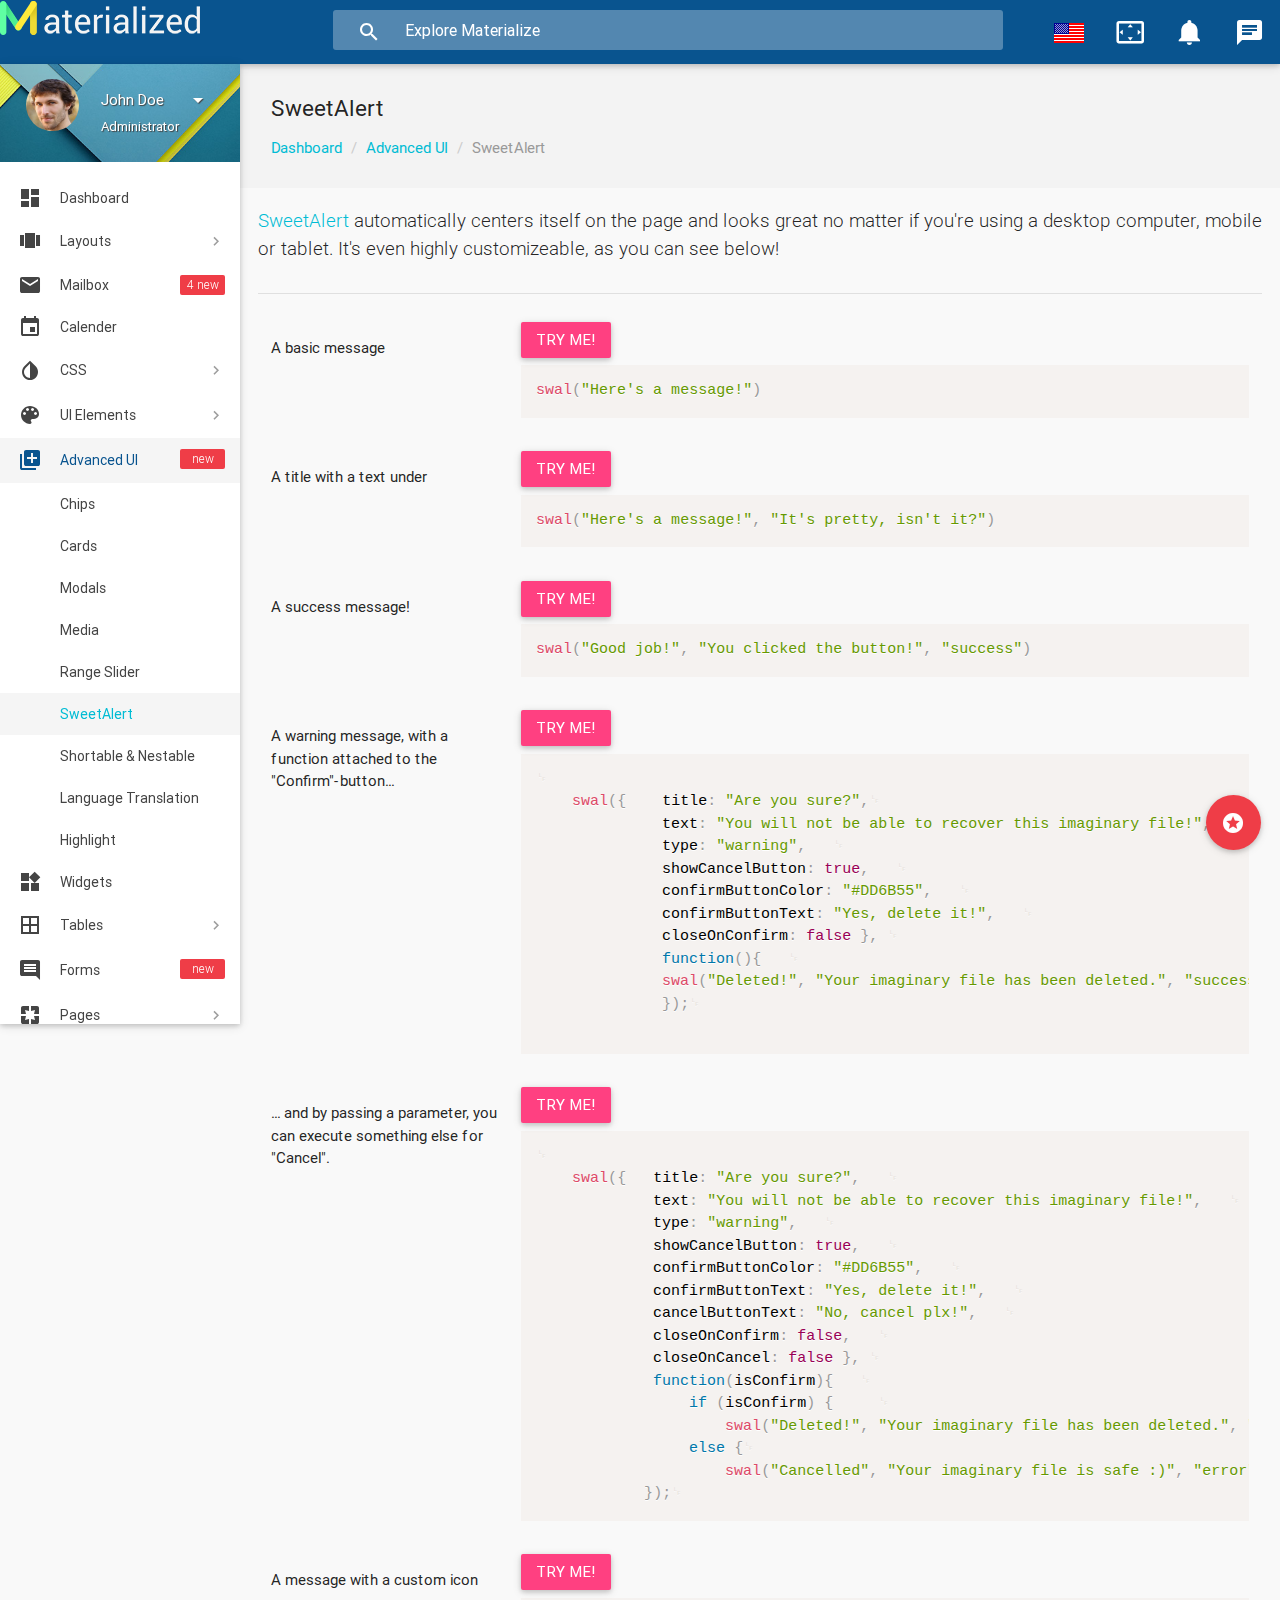
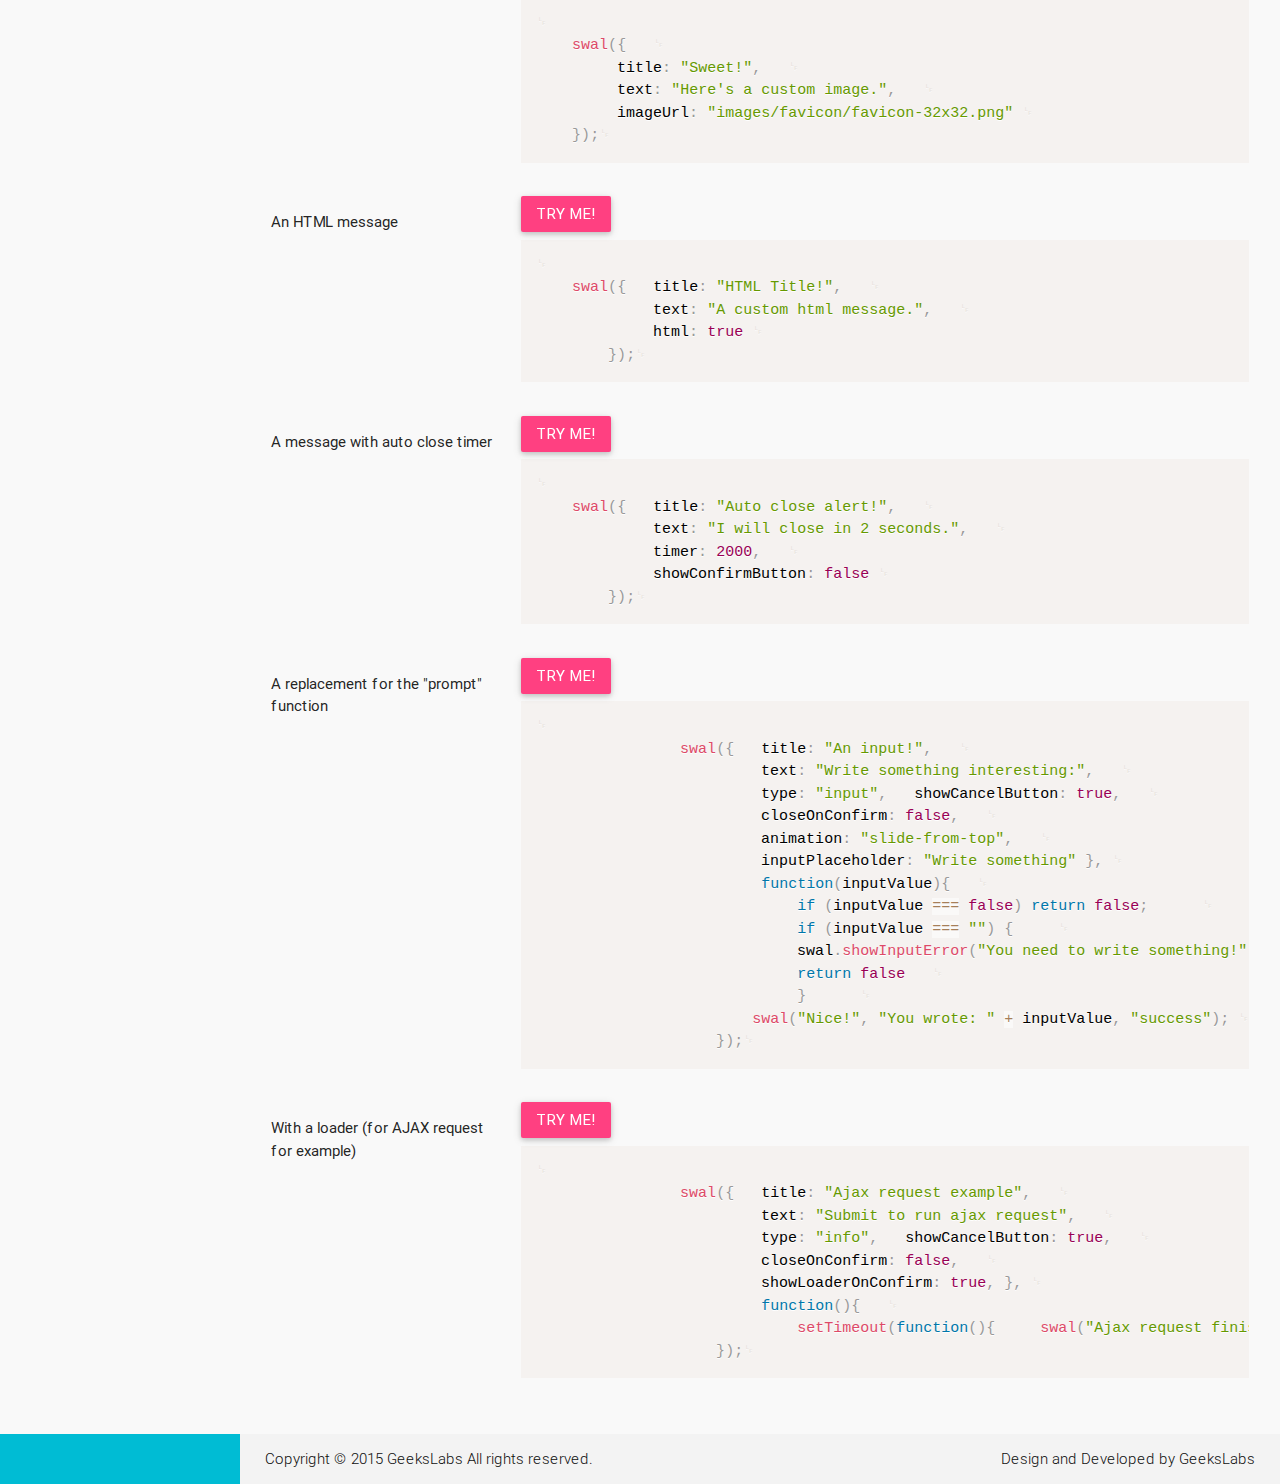
<file: advanced-ui-sweetalert.html>
<!DOCTYPE html>
<html lang="en">

<!--================================================================================
	Item Name: Materialize - Material Design Admin Template
	Version: 3.1
	Author: GeeksLabs
	Author URL: http://www.themeforest.net/user/geekslabs
================================================================================ -->

<head>
  <meta http-equiv="Content-Type" content="text/html; charset=UTF-8">
  <meta name="viewport" content="width=device-width, initial-scale=1, maximum-scale=1.0, user-scalable=no">
  <meta http-equiv="X-UA-Compatible" content="IE=edge">
  <meta name="msapplication-tap-highlight" content="no">
  <meta name="description" content="Materialize is a Material Design Admin Template,It's modern, responsive and based on Material Design by Google. ">
  <meta name="keywords" content="materialize, admin template, dashboard template, flat admin template, responsive admin template,">
  <title>SweetAlert | Materialize - Material Design Admin Template</title>

  <!-- Favicons-->
  <link rel="icon" href="images/favicon/favicon-32x32.png" sizes="32x32">
  <!-- Favicons-->
  <link rel="apple-touch-icon-precomposed" href="images/favicon/apple-touch-icon-152x152.png">
  <!-- For iPhone -->
  <meta name="msapplication-TileColor" content="#00bcd4">
  <meta name="msapplication-TileImage" content="images/favicon/mstile-144x144.png">
  <!-- For Windows Phone -->


  <!-- CORE CSS-->
  <link href="css/materialize.css" type="text/css" rel="stylesheet" media="screen,projection">
  <link href="css/style.css" type="text/css" rel="stylesheet" media="screen,projection">
  <!-- Custome CSS-->    
  <link href="css/custom/custom.css" type="text/css" rel="stylesheet" media="screen,projection">

  <!-- INCLUDED PLUGIN CSS ON THIS PAGE -->
  <link href="js/plugins/prism/prism.css" type="text/css" rel="stylesheet" media="screen,projection">
  <link href="js/plugins/perfect-scrollbar/perfect-scrollbar.css" type="text/css" rel="stylesheet" media="screen,projection">
  <link href="js/plugins/chartist-js/chartist.min.css" type="text/css" rel="stylesheet" media="screen,projection">
  <link href="js/plugins/sweetalert/dist/sweetalert.css" type="text/css" rel="stylesheet" media="screen,projection">
  
  <!--you can use custom css from js/plugins/sweetalert/themes/-->
  <!--<link href="js/plugins/sweetalert/themes/google/google.css" type="text/css" rel="stylesheet" media="screen,projection">-->
  
</head>

<body>
  <!-- Start Page Loading -->
  <div id="loader-wrapper">
      <div id="loader"></div>        
      <div class="loader-section section-left"></div>
      <div class="loader-section section-right"></div>
  </div>
  <!-- End Page Loading -->

  <!-- //////////////////////////////////////////////////////////////////////////// -->

  <!-- START HEADER -->
  <header id="header" class="page-topbar">
        <!-- start header nav-->
        <div class="navbar-fixed">
            <nav class="navbar-color">
                <div class="nav-wrapper">
                    <ul class="left">                      
                      <li><h1 class="logo-wrapper"><a href="index.html" class="brand-logo darken-1"><img src="images/materialize-logo.png" alt="materialize logo"></a> <span class="logo-text">Materialize</span></h1></li>
                    </ul>
                    <div class="header-search-wrapper hide-on-med-and-down">
                        <i class="mdi-action-search"></i>
                        <input type="text" name="Search" class="header-search-input z-depth-2" placeholder="Explore Materialize"/>
                    </div>
                    <ul class="right hide-on-med-and-down">
                        <li><a href="javascript:void(0);" class="waves-effect waves-block waves-light translation-button"  data-activates="translation-dropdown"><img src="images/flag-icons/United-States.png" alt="USA" /></a>
                        </li>
                        <li><a href="javascript:void(0);" class="waves-effect waves-block waves-light toggle-fullscreen"><i class="mdi-action-settings-overscan"></i></a>
                        </li>
                        <li><a href="javascript:void(0);" class="waves-effect waves-block waves-light notification-button" data-activates="notifications-dropdown"><i class="mdi-social-notifications"><small class="notification-badge">5</small></i>
                        
                        </a>
                        </li>                        
                        <li><a href="#" data-activates="chat-out" class="waves-effect waves-block waves-light chat-collapse"><i class="mdi-communication-chat"></i></a>
                        </li>
                    </ul>
                    <!-- translation-button -->
                    <ul id="translation-dropdown" class="dropdown-content">
                      <li>
                        <a href="#!"><img src="images/flag-icons/United-States.png" alt="English" />  <span class="language-select">English</span></a>
                      </li>
                      <li>
                        <a href="#!"><img src="images/flag-icons/France.png" alt="French" />  <span class="language-select">French</span></a>
                      </li>
                      <li>
                        <a href="#!"><img src="images/flag-icons/China.png" alt="Chinese" />  <span class="language-select">Chinese</span></a>
                      </li>
                      <li>
                        <a href="#!"><img src="images/flag-icons/Germany.png" alt="German" />  <span class="language-select">German</span></a>
                      </li>
                      
                    </ul>
                    <!-- notifications-dropdown -->
                    <ul id="notifications-dropdown" class="dropdown-content">
                      <li>
                        <h5>NOTIFICATIONS <span class="new badge">5</span></h5>
                      </li>
                      <li class="divider"></li>
                      <li>
                        <a href="#!"><i class="mdi-action-add-shopping-cart"></i> A new order has been placed!</a>
                        <time class="media-meta" datetime="2015-06-12T20:50:48+08:00">2 hours ago</time>
                      </li>
                      <li>
                        <a href="#!"><i class="mdi-action-stars"></i> Completed the task</a>
                        <time class="media-meta" datetime="2015-06-12T20:50:48+08:00">3 days ago</time>
                      </li>
                      <li>
                        <a href="#!"><i class="mdi-action-settings"></i> Settings updated</a>
                        <time class="media-meta" datetime="2015-06-12T20:50:48+08:00">4 days ago</time>
                      </li>
                      <li>
                        <a href="#!"><i class="mdi-editor-insert-invitation"></i> Director meeting started</a>
                        <time class="media-meta" datetime="2015-06-12T20:50:48+08:00">6 days ago</time>
                      </li>
                      <li>
                        <a href="#!"><i class="mdi-action-trending-up"></i> Generate monthly report</a>
                        <time class="media-meta" datetime="2015-06-12T20:50:48+08:00">1 week ago</time>
                      </li>
                    </ul>
                </div>
            </nav>
        </div>
        <!-- end header nav-->
  </header>
  <!-- END HEADER -->

  <!-- //////////////////////////////////////////////////////////////////////////// -->

  <!-- START MAIN -->
  <div id="main">
    <!-- START WRAPPER -->
    <div class="wrapper">

      <!-- START LEFT SIDEBAR NAV-->
      <aside id="left-sidebar-nav">
        <ul id="slide-out" class="side-nav fixed leftside-navigation">
            <li class="user-details cyan darken-2">
            <div class="row">
                <div class="col col s4 m4 l4">
                    <img src="images/avatar.jpg" alt="" class="circle responsive-img valign profile-image">
                </div>
                <div class="col col s8 m8 l8">
                    <ul id="profile-dropdown" class="dropdown-content">
                        <li><a href="#"><i class="mdi-action-face-unlock"></i> Profile</a>
                        </li>
                        <li><a href="#"><i class="mdi-action-settings"></i> Settings</a>
                        </li>
                        <li><a href="#"><i class="mdi-communication-live-help"></i> Help</a>
                        </li>
                        <li class="divider"></li>
                        <li><a href="#"><i class="mdi-action-lock-outline"></i> Lock</a>
                        </li>
                        <li><a href="#"><i class="mdi-hardware-keyboard-tab"></i> Logout</a>
                        </li>
                    </ul>
                    <a class="btn-flat dropdown-button waves-effect waves-light white-text profile-btn" href="#" data-activates="profile-dropdown">John Doe<i class="mdi-navigation-arrow-drop-down right"></i></a>
                    <p class="user-roal">Administrator</p>
                </div>
            </div>
            </li>
            <li class="bold"><a href="index.html" class="waves-effect waves-cyan"><i class="mdi-action-dashboard"></i> Dashboard</a>
            </li>
            <li class="no-padding">
                <ul class="collapsible collapsible-accordion">
                    <li class="bold"><a class="collapsible-header waves-effect waves-cyan"><i class="mdi-action-view-carousel"></i> Layouts</a>
                        <div class="collapsible-body">
                            <ul>
                                <li><a href="layout-fullscreen.html">Full Screen</a>
                                </li>
                                <li><a href="layout-horizontal-menu.html">Horizontal Menu</a>
                                </li>
                            </ul>
                        </div>
                    </li>
                </ul>
            </li>
            <li class="bold"><a href="app-email.html" class="waves-effect waves-cyan"><i class="mdi-communication-email"></i> Mailbox <span class="new badge">4</span></a>
            </li>
            <li class="bold"><a href="app-calendar.html" class="waves-effect waves-cyan"><i class="mdi-editor-insert-invitation"></i> Calender</a>
            </li>
            <li class="no-padding">
                <ul class="collapsible collapsible-accordion">
                    <li class="bold"><a class="collapsible-header waves-effect waves-cyan"><i class="mdi-action-invert-colors"></i> CSS</a>
                        <div class="collapsible-body">
                            <ul>
                                <li><a href="css-typography.html">Typography</a>
                                </li>
                                <li><a href="css-icons.html">Icons</a>
                                </li>
                                <li><a href="css-animations.html">Animations</a>
                                </li>
                                <li><a href="css-shadow.html">Shadow</a>
                                </li>
                                <li><a href="css-media.html">Media</a>
                                </li>
                                <li><a href="css-sass.html">Sass</a>
                                </li>
                            </ul>
                        </div>
                    </li>
                    <li class="bold"><a class="collapsible-header  waves-effect waves-cyan"><i class="mdi-image-palette"></i> UI Elements</a>
                        <div class="collapsible-body">
                            <ul>
                                <li><a href="ui-alerts.html">Alerts</a>
                                </li>
                                <li><a href="ui-buttons.html">Buttons</a>
                                </li>
                                <li><a href="ui-badges.html">Badges</a>
                                </li>
                                <li><a href="ui-breadcrumbs.html">Breadcrumbs</a>
                                </li>
                                <li><a href="ui-collections.html">Collections</a>
                                </li>
                                <li><a href="ui-collapsibles.html">Collapsibles</a>
                                </li>
                                <li><a href="ui-tabs.html">Tabs</a>
                                </li>
                                <li><a href="ui-navbar.html">Navbar</a>
                                </li>
                                <li><a href="ui-pagination.html">Pagination</a>
                                </li>
                                <li><a href="ui-preloader.html">Preloader</a>
                                </li>
                                <li><a href="ui-toasts.html">Toasts</a>
                                </li>
                                <li><a href="ui-tooltip.html">Tooltip</a>
                                </li>
                                <li><a href="ui-waves.html">Waves</a>
                                </li>
                            </ul>
                        </div>
                    </li>
                    <li class="bold"><a class="collapsible-header waves-effect waves-cyan active"><i class="mdi-av-queue"></i> Advanced UI <span class="new badge"></span></a>
                        <div class="collapsible-body">
                            <ul>
                                <li><a href="advanced-ui-chips.html">Chips</a>
                                </li>
                                <li><a href="advanced-ui-cards.html">Cards</a>
                                </li>
                                <li><a href="advanced-ui-modals.html">Modals</a>
                                </li>
                                <li><a href="advanced-ui-media.html">Media</a>
                                </li>
                                <li><a href="advanced-ui-range-slider.html">Range Slider</a>
                                </li>
                                <li class="active"><a href="advanced-ui-sweetalert.html">SweetAlert</a>
                                </li>
                                <li><a href="advanced-ui-nestable.html">Shortable & Nestable</a>
                                </li>
                                <li><a href="advanced-ui-translation.html">Language Translation</a>
                                </li>
                                <li><a href="advanced-ui-highlight.html">Highlight</a>
                                </li>
                            </ul>
                        </div>
                    </li>
                    <li class="bold"><a href="app-widget.html" class="waves-effect waves-cyan"><i class="mdi-device-now-widgets"></i> Widgets</a>
                    </li>
                    <li class="bold"><a class="collapsible-header  waves-effect waves-cyan"><i class="mdi-editor-border-all"></i> Tables</a>
                        <div class="collapsible-body">
                            <ul>
                                <li><a href="table-basic.html">Basic Tables</a>
                                </li>
                                <li><a href="table-data.html">Data Tables</a>
                                </li>
                                <li><a href="table-jsgrid.html">jsGrid</a>
                                </li>
                                <li><a href="table-editable.html">Editable Table</a>
                                </li>
                                <li><a href="table-floatThead.html">floatThead</a>
                                </li>
                            </ul>
                        </div>
                    </li>
                    <li class="bold"><a class="collapsible-header  waves-effect waves-cyan"><i class="mdi-editor-insert-comment"></i> Forms <span class="new badge"></span></a>
                        <div class="collapsible-body">
                            <ul>
                                <li><a href="form-elements.html">Form Elements</a>
                                </li>
                                <li><a href="form-layouts.html">Form Layouts</a>
                                </li>
                                <li><a href="form-validation.html">Form Validations</a>
                                </li>
                                <li><a href="form-masks.html">Form Masks</a>
                                </li>
                                <li><a href="form-file-uploads.html">File Uploads</a>
                                </li>
                            </ul>
                        </div>
                    </li>
                    <li class="bold"><a class="collapsible-header  waves-effect waves-cyan"><i class="mdi-social-pages"></i> Pages</a>
                        <div class="collapsible-body">
                            <ul>                                        
                                <li><a href="page-contact.html">Contact Page</a>
                                </li>
                                <li><a href="page-todo.html">ToDos</a>
                                </li>
                                <li><a href="page-blog-1.html">Blog Type 1</a>
                                </li>
                                <li><a href="page-blog-2.html">Blog Type 2</a>
                                </li>
                                <li><a href="page-404.html">404</a>
                                </li>
                                <li><a href="page-500.html">500</a>
                                </li>
                                <li><a href="page-blank.html">Blank</a>
                                </li>
                            </ul>
                        </div>
                    </li>
                    <li class="bold"><a class="collapsible-header  waves-effect waves-cyan"><i class="mdi-action-shopping-cart"></i> eCommers</a>
                        <div class="collapsible-body">
                            <ul>
                                <li><a href="eCommerce-products-page.html">Products Page</a>
                                </li>                                        
                                <li><a href="eCommerce-pricing.html">Pricing Table</a>
                                </li>
                                <li><a href="eCommerce-invoice.html">Invoice</a>
                                </li>
                            </ul>
                        </div>
                    </li>
                    <li class="bold"><a class="collapsible-header  waves-effect waves-cyan"><i class="mdi-image-image"></i> Medias</a>
                        <div class="collapsible-body">
                            <ul>                                        
                                <li><a href="media-gallary-page.html">Gallery Page</a>
                                </li>
                                <li><a href="media-hover-effects.html">Image Hover Effects</a>
                                </li>
                            </ul>
                        </div>
                    </li>
                    <li class="bold"><a class="collapsible-header  waves-effect waves-cyan"><i class="mdi-action-account-circle"></i> User</a>
                        <div class="collapsible-body">
                            <ul>     
                                <li><a href="user-profile-page.html">User Profile</a>
                                </li>                                   
                                <li><a href="user-login.html">Login</a>
                                </li>                                        
                                <li><a href="user-register.html">Register</a>
                                </li>
                                <li><a href="user-forgot-password.html">Forgot Password</a>
                                </li>
                                <li><a href="user-lock-screen.html">Lock Screen</a>
                                </li>                                        
                                
                            </ul>
                        </div>
                    </li>
                    
                    <li class="bold"><a class="collapsible-header waves-effect waves-cyan"><i class="mdi-editor-insert-chart"></i> Charts</a>
                        <div class="collapsible-body">
                            <ul>
                                <li><a href="charts-chartjs.html">Chart JS</a>
                                </li>
                                <li><a href="charts-chartist.html">Chartist</a>
                                </li>
                                <li><a href="charts-morris.html">Morris Charts</a>
                                </li>
                                <li><a href="charts-xcharts.html">xCharts</a>
                                </li>
                                <li><a href="charts-flotcharts.html">Flot Charts</a>
                                </li>
                                <li><a href="charts-sparklines.html">Sparkline Charts</a>
                                </li>
                            </ul>
                        </div>
                    </li>
                </ul>
            </li>
            <li class="li-hover"><div class="divider"></div></li>
            <li class="li-hover"><p class="ultra-small margin more-text">MORE</p></li>
            <li><a href="angular-ui.html"><i class="mdi-action-verified-user"></i> Angular UI  <span class="new badge"></span></a>
            </li>
            <li><a href="css-grid.html"><i class="mdi-image-grid-on"></i> Grid</a>
            </li>
            <li><a href="css-color.html"><i class="mdi-editor-format-color-fill"></i> Color</a>
            </li>
            <li><a href="css-helpers.html"><i class="mdi-communication-live-help"></i> Helpers</a>
            </li>
            <li><a href="changelogs.html"><i class="mdi-action-swap-vert-circle"></i> Changelogs</a>
            </li>                    
            <li class="li-hover"><div class="divider"></div></li>
            <li class="li-hover"><p class="ultra-small margin more-text">Daily Sales</p></li>
            <li class="li-hover">
                <div class="row">
                    <div class="col s12 m12 l12">
                        <div class="sample-chart-wrapper">                            
                            <div class="ct-chart ct-golden-section" id="ct2-chart"></div>
                        </div>
                    </div>
                </div>
            </li>
        </ul>
        <a href="#" data-activates="slide-out" class="sidebar-collapse btn-floating btn-medium waves-effect waves-light hide-on-large-only cyan"><i class="mdi-navigation-menu"></i></a>
        </aside>
      <!-- END LEFT SIDEBAR NAV-->

      <!-- //////////////////////////////////////////////////////////////////////////// -->

      <!-- START CONTENT -->
      <section id="content">

        <!--breadcrumbs start-->
        <div id="breadcrumbs-wrapper">
            <!-- Search for small screen -->
            <div class="header-search-wrapper grey hide-on-large-only">
                <i class="mdi-action-search active"></i>
                <input type="text" name="Search" class="header-search-input z-depth-2" placeholder="Explore Materialize">
            </div>
          <div class="container">
            <div class="row">
              <div class="col s12 m12 l12">
                <h5 class="breadcrumbs-title">SweetAlert</h5>
                <ol class="breadcrumbs">
                  <li><a href="index.html">Dashboard</a>
                  </li>
                  <li><a href="#">Advanced UI</a>
                  </li>
                  <li class="active">SweetAlert</li>
                </ol>
              </div>
            </div>
          </div>
        </div>
        <!--breadcrumbs end-->


        <!--start container-->
        <div class="container">
          <p class="caption"><a href="http://t4t5.github.io/sweetalert/" target="_blank">SweetAlert</a> automatically centers itself on the page and looks great no matter if you're using a desktop computer, mobile or tablet. It's even highly customizeable, as you can see below!</p>
          <div class="divider"></div>
          <!--range-slider-->
          <div id="range-slider" class="section">
            <div class="row">
              <div class="col s12 m4 l3">
        			<p>A basic message</p>
              </div>
              <div class="col s12 m8 l9">
                  <button class="btn btn-message waves-effect waves-light">Try Me!</button>
<pre class="language-javascript"><code class="language-javascript" data-language="javascript">swal("Here's a message!")</pre></code>
              </div>
            </div>
            
            <div class="row">
              <div class="col s12 m4 l3">
                <p>A title with a text under</p>
              </div>
              <div class="col s12 m8 l9">
                  <button class="btn btn-title-text waves-effect waves-light">Try Me!</button>
<pre class="language-javascript"><code class="language-javascript" data-language="javascript">swal("Here's a message!", "It's pretty, isn't it?")</pre></code>
              </div>
            </div>
            
            <div class="row">
              <div class="col s12 m4 l3">
                <p>A success message!</p>
              </div>
              <div class="col s12 m8 l9">
                  <button class="btn btn-success waves-effect waves-light">Try Me!</button>
<pre class="language-javascript"><code class="language-javascript" data-language="javascript">swal("Good job!", "You clicked the button!", "success")</pre></code>
              </div>
            </div>
            
            <div class="row">
              <div class="col s12 m4 l3">
                <p>A warning message, with a function attached to the "Confirm"-button...</p>
              </div>
              <div class="col s12 m8 l9">
                  <button class="btn btn-warning-confirm waves-effect waves-light">Try Me!</button>
<pre class="language-javascript"><code class="language-javascript" data-language="javascript">
    swal({    title: "Are you sure?",
              text: "You will not be able to recover this imaginary file!",   
              type: "warning",   
              showCancelButton: true,   
              confirmButtonColor: "#DD6B55",   
              confirmButtonText: "Yes, delete it!",   
              closeOnConfirm: false }, 
              function(){   
              swal("Deleted!", "Your imaginary file has been deleted.", "success"); 
              });
    </pre></code>
              </div>
            </div>
            
            <div class="row">
              <div class="col s12 m4 l3">
                <p>... and by passing a parameter, you can execute something else for "Cancel".</p>
              </div>
              <div class="col s12 m8 l9">
                 <button class="btn btn-warning-cancel waves-effect waves-light">Try Me!</button>
<pre class="language-javascript"><code class="language-javascript" data-language="javascript">
    swal({   title: "Are you sure?",   
             text: "You will not be able to recover this imaginary file!",   
             type: "warning",   
             showCancelButton: true,   
             confirmButtonColor: "#DD6B55",   
             confirmButtonText: "Yes, delete it!",   
             cancelButtonText: "No, cancel plx!",   
             closeOnConfirm: false,   
             closeOnCancel: false }, 
             function(isConfirm){   
                 if (isConfirm) {     
                     swal("Deleted!", "Your imaginary file has been deleted.", "success");   } 
                 else {
                     swal("Cancelled", "Your imaginary file is safe :)", "error");   } 
            });
</pre></code>
              </div>
            </div>
            
            <div class="row">
              <div class="col s12 m4 l3">
                <p>A message with a custom icon</p>
              </div>
              <div class="col s12 m8 l9">
                 <button class="btn btn-custom-icon waves-effect waves-light">Try Me!</button>
<pre class="language-javascript"><code class="language-javascript" data-language="javascript">
    swal({   
         title: "Sweet!",   
         text: "Here's a custom image.",   
         imageUrl: "images/favicon/favicon-32x32.png" 
    });
</pre></code>
              </div>
            </div>
            
            <div class="row">
              <div class="col s12 m4 l3">
                <p>An HTML message</p>
              </div>
              <div class="col s12 m8 l9">
                 <button class="btn btn-message-html waves-effect waves-light">Try Me!</button>
<pre class="language-javascript"><code class="language-javascript" data-language="javascript">
    swal({   title: "HTML <small>Title</small>!",   
             text: "A custom <span style="color:#F8BB86">html<span> message.",   
             html: true 
        });
</pre></code>
              </div>
            </div>
            
            <div class="row">
              <div class="col s12 m4 l3">
                <p>A message with auto close timer</p>
              </div>
              <div class="col s12 m8 l9">
                 <button class="btn btn-timer waves-effect waves-light">Try Me!</button>
<pre class="language-javascript"><code class="language-javascript" data-language="javascript">
    swal({   title: "Auto close alert!",   
             text: "I will close in 2 seconds.",   
             timer: 2000,   
             showConfirmButton: false 
        });
</pre></code>
              </div>
            </div>
            
            <div class="row">
              <div class="col s12 m4 l3">
                <p>A replacement for the "prompt" function</p>
              </div>
              <div class="col s12 m8 l9">
                <button class="btn btn-input waves-effect waves-light">Try Me!</button>
<pre class="language-javascript"><code class="language-javascript" data-language="javascript">
                swal({   title: "An input!",   
                         text: "Write something interesting:",   
                         type: "input",   showCancelButton: true,   
                         closeOnConfirm: false,   
                         animation: "slide-from-top",   
                         inputPlaceholder: "Write something" }, 
                         function(inputValue){   
                             if (inputValue === false) return false;      
                             if (inputValue === "") {     
                             swal.showInputError("You need to write something!");     
                             return false   
                             }      
                        swal("Nice!", "You wrote: " + inputValue, "success"); 
                    });
</pre></code>
              </div>
            </div>
            
            <div class="row">
              <div class="col s12 m4 l3">
                <p>With a loader (for AJAX request for example)</p>
              </div>
              <div class="col s12 m8 l9">
                <button class="btn btn-ajax waves-effect waves-light">Try Me!</button>
<pre class="language-javascript"><code class="language-javascript" data-language="javascript">
                swal({   title: "Ajax request example",   
                         text: "Submit to run ajax request",   
                         type: "info",   showCancelButton: true,   
                         closeOnConfirm: false,   
                         showLoaderOnConfirm: true, }, 
                         function(){   
                             setTimeout(function(){     swal("Ajax request finished!");   }, 2000); 
                    });
</pre></code>
              </div>
            </div>
 
            
          </div>
          <!-- Floating Action Button -->
            <div class="fixed-action-btn" style="bottom: 50px; right: 19px;">
                <a class="btn-floating btn-large">
                  <i class="mdi-action-stars"></i>
                </a>
                <ul>
                  <li><a href="css-helpers.html" class="btn-floating red"><i class="large mdi-communication-live-help"></i></a></li>
                  <li><a href="app-widget.html" class="btn-floating yellow darken-1"><i class="large mdi-device-now-widgets"></i></a></li>
                  <li><a href="app-calendar.html" class="btn-floating green"><i class="large mdi-editor-insert-invitation"></i></a></li>
                  <li><a href="app-email.html" class="btn-floating blue"><i class="large mdi-communication-email"></i></a></li>
                </ul>
            </div>
            <!-- Floating Action Button -->
        </div>
        <!--end container-->

      </section>
      <!-- END CONTENT -->

      <!-- //////////////////////////////////////////////////////////////////////////// -->
      <!-- START RIGHT SIDEBAR NAV-->
      <aside id="right-sidebar-nav">
        <ul id="chat-out" class="side-nav rightside-navigation">
            <li class="li-hover">
            <a href="#" data-activates="chat-out" class="chat-close-collapse right"><i class="mdi-navigation-close"></i></a>
            <div id="right-search" class="row">
                <form class="col s12">
                    <div class="input-field">
                        <i class="mdi-action-search prefix"></i>
                        <input id="icon_prefix" type="text" class="validate">
                        <label for="icon_prefix">Search</label>
                    </div>
                </form>
            </div>
            </li>
            <li class="li-hover">
                <ul class="chat-collapsible" data-collapsible="expandable">
                <li>
                    <div class="collapsible-header teal white-text active"><i class="mdi-social-whatshot"></i>Recent Activity</div>
                    <div class="collapsible-body recent-activity">
                        <div class="recent-activity-list chat-out-list row">
                            <div class="col s3 recent-activity-list-icon"><i class="mdi-action-add-shopping-cart"></i>
                            </div>
                            <div class="col s9 recent-activity-list-text">
                                <a href="#">just now</a>
                                <p>Jim Doe Purchased new equipments for zonal office.</p>
                            </div>
                        </div>
                        <div class="recent-activity-list chat-out-list row">
                            <div class="col s3 recent-activity-list-icon"><i class="mdi-device-airplanemode-on"></i>
                            </div>
                            <div class="col s9 recent-activity-list-text">
                                <a href="#">Yesterday</a>
                                <p>Your Next flight for USA will be on 15th August 2015.</p>
                            </div>
                        </div>
                        <div class="recent-activity-list chat-out-list row">
                            <div class="col s3 recent-activity-list-icon"><i class="mdi-action-settings-voice"></i>
                            </div>
                            <div class="col s9 recent-activity-list-text">
                                <a href="#">5 Days Ago</a>
                                <p>Natalya Parker Send you a voice mail for next conference.</p>
                            </div>
                        </div>
                        <div class="recent-activity-list chat-out-list row">
                            <div class="col s3 recent-activity-list-icon"><i class="mdi-action-store"></i>
                            </div>
                            <div class="col s9 recent-activity-list-text">
                                <a href="#">Last Week</a>
                                <p>Jessy Jay open a new store at S.G Road.</p>
                            </div>
                        </div>
                        <div class="recent-activity-list chat-out-list row">
                            <div class="col s3 recent-activity-list-icon"><i class="mdi-action-settings-voice"></i>
                            </div>
                            <div class="col s9 recent-activity-list-text">
                                <a href="#">5 Days Ago</a>
                                <p>Natalya Parker Send you a voice mail for next conference.</p>
                            </div>
                        </div>
                    </div>
                </li>
                <li>
                    <div class="collapsible-header light-blue white-text active"><i class="mdi-editor-attach-money"></i>Sales Repoart</div>
                    <div class="collapsible-body sales-repoart">
                        <div class="sales-repoart-list  chat-out-list row">
                            <div class="col s8">Target Salse</div>
                            <div class="col s4"><span id="sales-line-1"></span>
                            </div>
                        </div>
                        <div class="sales-repoart-list chat-out-list row">
                            <div class="col s8">Payment Due</div>
                            <div class="col s4"><span id="sales-bar-1"></span>
                            </div>
                        </div>
                        <div class="sales-repoart-list chat-out-list row">
                            <div class="col s8">Total Delivery</div>
                            <div class="col s4"><span id="sales-line-2"></span>
                            </div>
                        </div>
                        <div class="sales-repoart-list chat-out-list row">
                            <div class="col s8">Total Progress</div>
                            <div class="col s4"><span id="sales-bar-2"></span>
                            </div>
                        </div>
                    </div>
                </li>
                <li>
                    <div class="collapsible-header red white-text"><i class="mdi-action-stars"></i>Favorite Associates</div>
                    <div class="collapsible-body favorite-associates">
                        <div class="favorite-associate-list chat-out-list row">
                            <div class="col s4"><img src="images/avatar.jpg" alt="" class="circle responsive-img online-user valign profile-image">
                            </div>
                            <div class="col s8">
                                <p>Eileen Sideways</p>
                                <p class="place">Los Angeles, CA</p>
                            </div>
                        </div>
                        <div class="favorite-associate-list chat-out-list row">
                            <div class="col s4"><img src="images/avatar.jpg" alt="" class="circle responsive-img online-user valign profile-image">
                            </div>
                            <div class="col s8">
                                <p>Zaham Sindil</p>
                                <p class="place">San Francisco, CA</p>
                            </div>
                        </div>
                        <div class="favorite-associate-list chat-out-list row">
                            <div class="col s4"><img src="images/avatar.jpg" alt="" class="circle responsive-img offline-user valign profile-image">
                            </div>
                            <div class="col s8">
                                <p>Renov Leongal</p>
                                <p class="place">Cebu City, Philippines</p>
                            </div>
                        </div>
                        <div class="favorite-associate-list chat-out-list row">
                            <div class="col s4"><img src="images/avatar.jpg" alt="" class="circle responsive-img online-user valign profile-image">
                            </div>
                            <div class="col s8">
                                <p>Weno Carasbong</p>
                                <p>Tokyo, Japan</p>
                            </div>
                        </div>
                        <div class="favorite-associate-list chat-out-list row">
                            <div class="col s4"><img src="images/avatar.jpg" alt="" class="circle responsive-img offline-user valign profile-image">
                            </div>
                            <div class="col s8">
                                <p>Nusja Nawancali</p>
                                <p class="place">Bangkok, Thailand</p>
                            </div>
                        </div>
                    </div>
                </li>
                </ul>
            </li>
        </ul>
      </aside>
      <!-- LEFT RIGHT SIDEBAR NAV-->

    </div>
    <!-- END WRAPPER -->

  </div>
  <!-- END MAIN -->



  <!-- //////////////////////////////////////////////////////////////////////////// -->

  <!-- START FOOTER -->
  <footer class="page-footer">
    <div class="footer-copyright">
      <div class="container">
        <span>Copyright © 2015 <a class="grey-text text-lighten-4" href="http://themeforest.net/user/geekslabs/portfolio?ref=geekslabs" target="_blank">GeeksLabs</a> All rights reserved.</span>
        <span class="right"> Design and Developed by <a class="grey-text text-lighten-4" href="http://geekslabs.com/">GeeksLabs</a></span>
        </div>
    </div>
  </footer>
    <!-- END FOOTER -->



    <!-- ================================================
    Scripts
    ================================================ -->
    
    <!-- jQuery Library -->
    <script type="text/javascript" src="js/plugins/jquery-1.11.2.min.js"></script>    
    <!--angularjs-->
    <script type="text/javascript" src="js/plugins/angular.min.js"></script>
    <!--materialize js-->
    <script type="text/javascript" src="js/materialize.js"></script>
    <!--prism -->
    <script type="text/javascript" src="js/plugins/prism/prism.js"></script>
    <!--scrollbar-->
    <script type="text/javascript" src="js/plugins/perfect-scrollbar/perfect-scrollbar.min.js"></script>
    <!-- chartist -->
    <script type="text/javascript" src="js/plugins/chartist-js/chartist.min.js"></script>   
    <!--sweetalert -->
    <script type="text/javascript" src="js/plugins/sweetalert/dist/sweetalert.min.js"></script>   
    <!--plugins.js - Some Specific JS codes for Plugin Settings-->
    <script type="text/javascript" src="js/plugins.js"></script>
    <!--custom-script.js - Add your own theme custom JS-->
    <script type="text/javascript" src="js/custom-script.js"></script>
    
    <script type="text/javascript">
    $(document).ready(function(){
        "use strict";
        
        $('.btn-message').click(function(){
        	swal("Here's a message!");
        });
        
        $('.btn-title-text').click(function(){
        	swal("Here's a message!", "It's pretty, isn't it?")
        });

        $('.btn-timer').click(function(){
        	swal({
        		title: "Auto close alert!",
        		text: "I will close in 2 seconds.",
        		timer: 2000,
        		showConfirmButton: false
        	});
        });
        
        $('.btn-success').click(function(){
        	swal("Good job!", "You clicked the button!", "success");
        });
        
        $('.btn-warning-confirm').click(function(){
        	swal({
        		title: "Are you sure?",
        		text: "You will not be able to recover this imaginary file!",
        		type: "warning",
        		showCancelButton: true,
        		confirmButtonColor: '#DD6B55',
        		confirmButtonText: 'Yes, delete it!',
        		closeOnConfirm: false
        	},
        	function(){
        		swal("Deleted!", "Your imaginary file has been deleted!", "success");
        	});
        });
        
        $('.btn-warning-cancel').click(function(){
        	swal({
        		title: "Are you sure?",
        		text: "You will not be able to recover this imaginary file!",
        		type: "warning",
        		showCancelButton: true,
        		confirmButtonColor: '#DD6B55',
        		confirmButtonText: 'Yes, delete it!',
        		cancelButtonText: "No, cancel plx!",
        		closeOnConfirm: false,
        		closeOnCancel: false
        	},
        	function(isConfirm){
            if (isConfirm){
              swal("Deleted!", "Your imaginary file has been deleted!", "success");
            } else {
              swal("Cancelled", "Your imaginary file is safe :)", "error");
            }
        	});
        });
        
        $('.btn-custom-icon').click(function(){
        	swal({
        		title: "Sweet!",
        		text: "Here's a custom image.",
        		imageUrl: 'images/favicon/apple-touch-icon-152x152.png'
        	});
        });
        
        $('.btn-message-html').click(function(){
        	swal({
        		title: "HTML <small>Title</small>!",
        		text: 'A custom <span style="color:#F8BB86">html<span> message.',
        		html: true
        	});
        });
        
        $('.btn-input').click(function(){
        	swal({
        		title: "An input!",
        		text: 'Write something interesting:',
        		type: 'input',
        		showCancelButton: true,
        		closeOnConfirm: false,
        		animation: "slide-from-top",
        		inputPlaceholder: "Write something",
        	},
        	function(inputValue){
        		if (inputValue === false) return false;
        
        		if (inputValue === "") {
        			swal.showInputError("You need to write something!");
        			return false;
        		}
            
        		swal("Nice!", 'You wrote: ' + inputValue, "success");
        
        	});
        });
        
        $('.btn-theme').click(function(){
        	swal({
        		title: "Themes!",
        		text: "Here's the Twitter theme for SweetAlert!",
        		confirmButtonText: "Cool!",
        		customClass: 'twitter'
        	});
        });
        
        $('.btn-ajax').click(function(){
          swal({
            title: 'Ajax request example',
            text: 'Submit to run ajax request',
            type: 'info',
            showCancelButton: true,
            closeOnConfirm: false,
            showLoaderOnConfirm: true,
          }, function(){
            setTimeout(function() {
              swal('Ajax request finished!');
            }, 2000);
          });
        });
        
    });
    </script>
    
</body>

</html>
</file>
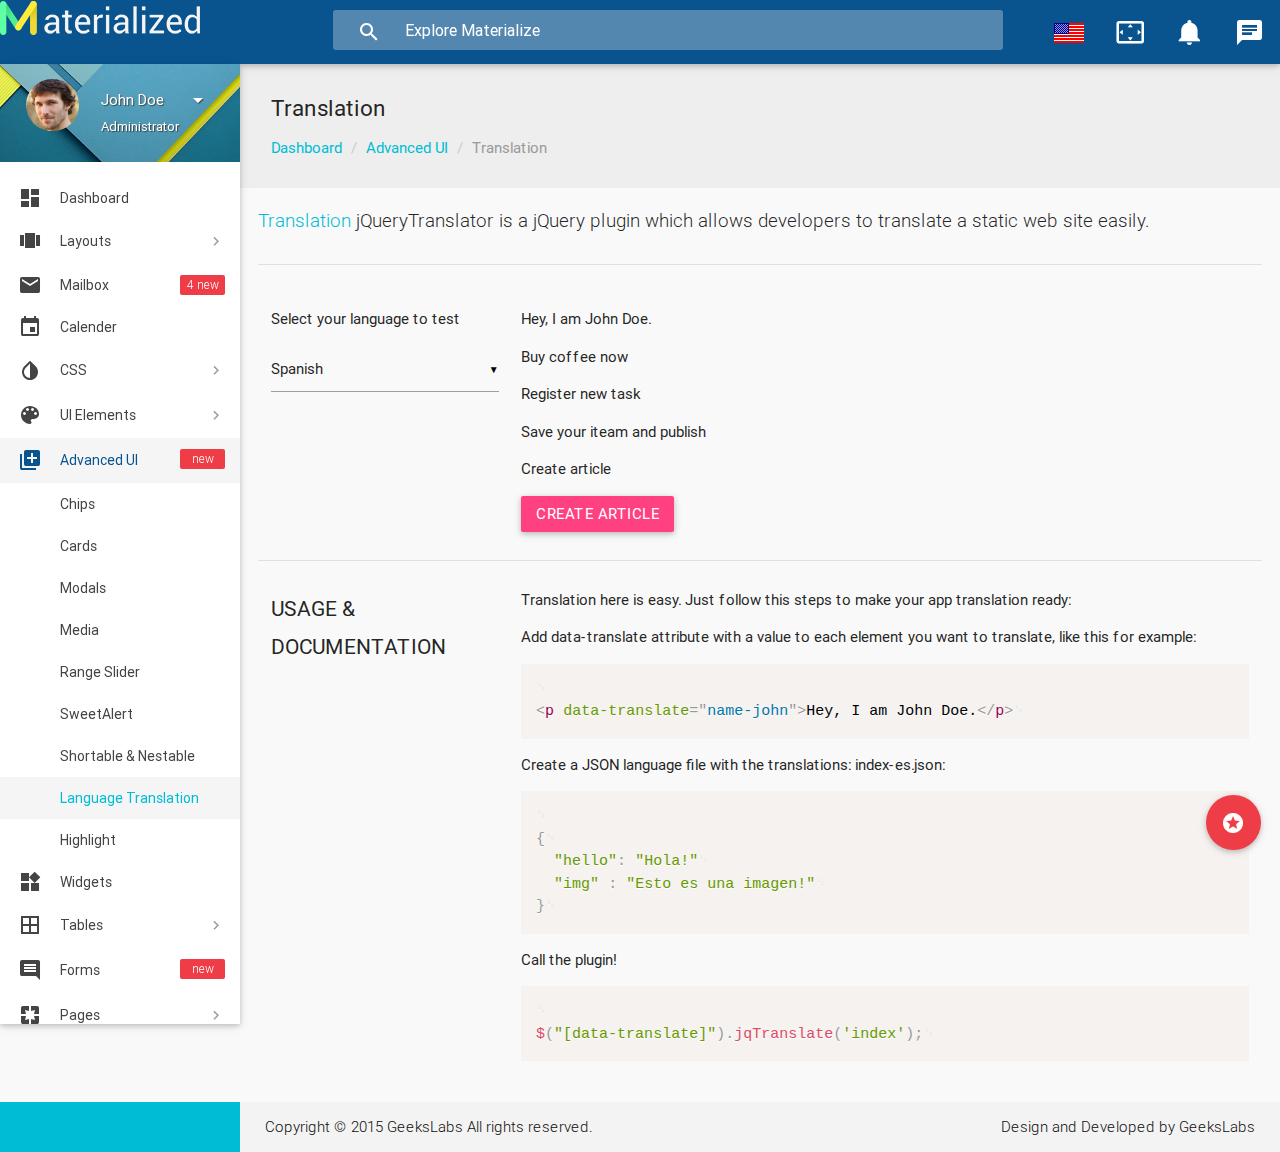
<file: advanced-ui-translation.html>
<!DOCTYPE html>
<html lang="en">

<!--================================================================================
	Item Name: Materialize - Material Design Admin Template
	Version: 3.1
	Author: GeeksLabs
	Author URL: http://www.themeforest.net/user/geekslabs
================================================================================ -->

<head>
  <meta http-equiv="Content-Type" content="text/html; charset=UTF-8">
  <meta name="viewport" content="width=device-width, initial-scale=1, maximum-scale=1.0, user-scalable=no">
  <meta http-equiv="X-UA-Compatible" content="IE=edge">
  <meta name="msapplication-tap-highlight" content="no">
  <meta name="description" content="Materialize is a Material Design Admin Template,It's modern, responsive and based on Material Design by Google. ">
  <meta name="keywords" content="materialize, admin template, dashboard template, flat admin template, responsive admin template,">
  <title>Translation | Materialize - Material Design Admin Template</title>

  <!-- Favicons-->
  <link rel="icon" href="images/favicon/favicon-32x32.png" sizes="32x32">
  <!-- Favicons-->
  <link rel="apple-touch-icon-precomposed" href="images/favicon/apple-touch-icon-152x152.png">
  <!-- For iPhone -->
  <meta name="msapplication-TileColor" content="#00bcd4">
  <meta name="msapplication-TileImage" content="images/favicon/mstile-144x144.png">
  <!-- For Windows Phone -->


  <!-- Favicons-->
  <link rel="icon" href="images/favicon/favicon-32x32.png" sizes="32x32">
  <!-- Favicons-->
  <link rel="apple-touch-icon-precomposed" href="images/favicon/apple-touch-icon-152x152.png">
  <!-- For iPhone -->
  <meta name="msapplication-TileColor" content="#00bcd4">
  <meta name="msapplication-TileImage" content="images/favicon/mstile-144x144.png">
  <!-- For Windows Phone -->


  <!-- CORE CSS-->
  <link href="css/materialize.css" type="text/css" rel="stylesheet" media="screen,projection">
  <link href="css/style.css" type="text/css" rel="stylesheet" media="screen,projection">
  <!-- Custome CSS-->    
  <link href="css/custom/custom.css" type="text/css" rel="stylesheet" media="screen,projection">


  <!-- INCLUDED PLUGIN CSS ON THIS PAGE -->
  <link href="js/plugins/prism/prism.css" type="text/css" rel="stylesheet" media="screen,projection">
  <link href="js/plugins/perfect-scrollbar/perfect-scrollbar.css" type="text/css" rel="stylesheet" media="screen,projection">
  <link href="js/plugins/chartist-js/chartist.min.css" type="text/css" rel="stylesheet" media="screen,projection">
  
</head>

<body>
  <!-- Start Page Loading -->
  <div id="loader-wrapper">
      <div id="loader"></div>        
      <div class="loader-section section-left"></div>
      <div class="loader-section section-right"></div>
  </div>
  <!-- End Page Loading -->

  <!-- //////////////////////////////////////////////////////////////////////////// -->

  <!-- START HEADER -->
  <header id="header" class="page-topbar">
        <!-- start header nav-->
        <div class="navbar-fixed">
            <nav class="navbar-color">
                <div class="nav-wrapper">
                    <ul class="left">                      
                      <li><h1 class="logo-wrapper"><a href="index.html" class="brand-logo darken-1"><img src="images/materialize-logo.png" alt="materialize logo"></a> <span class="logo-text">Materialize</span></h1></li>
                    </ul>
                    <div class="header-search-wrapper hide-on-med-and-down">
                        <i class="mdi-action-search"></i>
                        <input type="text" name="Search" class="header-search-input z-depth-2" placeholder="Explore Materialize"/>
                    </div>
                    <ul class="right hide-on-med-and-down">
                        <li><a href="javascript:void(0);" class="waves-effect waves-block waves-light translation-button"  data-activates="translation-dropdown"><img src="images/flag-icons/United-States.png" alt="USA" /></a>
                        </li>
                        <li><a href="javascript:void(0);" class="waves-effect waves-block waves-light toggle-fullscreen"><i class="mdi-action-settings-overscan"></i></a>
                        </li>
                        <li><a href="javascript:void(0);" class="waves-effect waves-block waves-light notification-button" data-activates="notifications-dropdown"><i class="mdi-social-notifications"><small class="notification-badge">5</small></i>
                        
                        </a>
                        </li>                        
                        <li><a href="#" data-activates="chat-out" class="waves-effect waves-block waves-light chat-collapse"><i class="mdi-communication-chat"></i></a>
                        </li>
                    </ul>
                    <!-- translation-button -->
                    <ul id="translation-dropdown" class="dropdown-content">
                      <li>
                        <a href="#!"><img src="images/flag-icons/United-States.png" alt="English" />  <span class="language-select">English</span></a>
                      </li>
                      <li>
                        <a href="#!"><img src="images/flag-icons/France.png" alt="French" />  <span class="language-select">French</span></a>
                      </li>
                      <li>
                        <a href="#!"><img src="images/flag-icons/China.png" alt="Chinese" />  <span class="language-select">Chinese</span></a>
                      </li>
                      <li>
                        <a href="#!"><img src="images/flag-icons/Germany.png" alt="German" />  <span class="language-select">German</span></a>
                      </li>
                      
                    </ul>
                    <!-- notifications-dropdown -->
                    <ul id="notifications-dropdown" class="dropdown-content">
                      <li>
                        <h5>NOTIFICATIONS <span class="new badge">5</span></h5>
                      </li>
                      <li class="divider"></li>
                      <li>
                        <a href="#!"><i class="mdi-action-add-shopping-cart"></i> A new order has been placed!</a>
                        <time class="media-meta" datetime="2015-06-12T20:50:48+08:00">2 hours ago</time>
                      </li>
                      <li>
                        <a href="#!"><i class="mdi-action-stars"></i> Completed the task</a>
                        <time class="media-meta" datetime="2015-06-12T20:50:48+08:00">3 days ago</time>
                      </li>
                      <li>
                        <a href="#!"><i class="mdi-action-settings"></i> Settings updated</a>
                        <time class="media-meta" datetime="2015-06-12T20:50:48+08:00">4 days ago</time>
                      </li>
                      <li>
                        <a href="#!"><i class="mdi-editor-insert-invitation"></i> Director meeting started</a>
                        <time class="media-meta" datetime="2015-06-12T20:50:48+08:00">6 days ago</time>
                      </li>
                      <li>
                        <a href="#!"><i class="mdi-action-trending-up"></i> Generate monthly report</a>
                        <time class="media-meta" datetime="2015-06-12T20:50:48+08:00">1 week ago</time>
                      </li>
                    </ul>
                </div>
            </nav>
        </div>
        <!-- end header nav-->
  </header>
  <!-- END HEADER -->

  <!-- //////////////////////////////////////////////////////////////////////////// -->

  <!-- START MAIN -->
  <div id="main">
    <!-- START WRAPPER -->
    <div class="wrapper">

      <!-- START LEFT SIDEBAR NAV-->
      <aside id="left-sidebar-nav">
        <ul id="slide-out" class="side-nav fixed leftside-navigation">
            <li class="user-details cyan darken-2">
            <div class="row">
                <div class="col col s4 m4 l4">
                    <img src="images/avatar.jpg" alt="" class="circle responsive-img valign profile-image">
                </div>
                <div class="col col s8 m8 l8">
                    <ul id="profile-dropdown" class="dropdown-content">
                        <li><a href="#"><i class="mdi-action-face-unlock"></i> Profile</a>
                        </li>
                        <li><a href="#"><i class="mdi-action-settings"></i> Settings</a>
                        </li>
                        <li><a href="#"><i class="mdi-communication-live-help"></i> Help</a>
                        </li>
                        <li class="divider"></li>
                        <li><a href="#"><i class="mdi-action-lock-outline"></i> Lock</a>
                        </li>
                        <li><a href="#"><i class="mdi-hardware-keyboard-tab"></i> Logout</a>
                        </li>
                    </ul>
                    <a class="btn-flat dropdown-button waves-effect waves-light white-text profile-btn" href="#" data-activates="profile-dropdown">John Doe<i class="mdi-navigation-arrow-drop-down right"></i></a>
                    <p class="user-roal">Administrator</p>
                </div>
            </div>
            </li>
            <li class="bold"><a href="index.html" class="waves-effect waves-cyan"><i class="mdi-action-dashboard"></i> Dashboard</a>
            </li>
            <li class="no-padding">
                <ul class="collapsible collapsible-accordion">
                    <li class="bold"><a class="collapsible-header waves-effect waves-cyan"><i class="mdi-action-view-carousel"></i> Layouts</a>
                        <div class="collapsible-body">
                            <ul>
                                <li><a href="layout-fullscreen.html">Full Screen</a>
                                </li>
                                <li><a href="layout-horizontal-menu.html">Horizontal Menu</a>
                                </li>
                            </ul>
                        </div>
                    </li>
                </ul>
            </li>
            <li class="bold"><a href="app-email.html" class="waves-effect waves-cyan"><i class="mdi-communication-email"></i> Mailbox <span class="new badge">4</span></a>
            </li>
            <li class="bold"><a href="app-calendar.html" class="waves-effect waves-cyan"><i class="mdi-editor-insert-invitation"></i> Calender</a>
            </li>
            <li class="no-padding">
                <ul class="collapsible collapsible-accordion">
                    <li class="bold"><a class="collapsible-header waves-effect waves-cyan"><i class="mdi-action-invert-colors"></i> CSS</a>
                        <div class="collapsible-body">
                            <ul>
                                <li><a href="css-typography.html">Typography</a>
                                </li>
                                <li><a href="css-icons.html">Icons</a>
                                </li>
                                <li><a href="css-animations.html">Animations</a>
                                </li>
                                <li><a href="css-shadow.html">Shadow</a>
                                </li>
                                <li><a href="css-media.html">Media</a>
                                </li>
                                <li><a href="css-sass.html">Sass</a>
                                </li>
                            </ul>
                        </div>
                    </li>
                    <li class="bold"><a class="collapsible-header  waves-effect waves-cyan"><i class="mdi-image-palette"></i> UI Elements</a>
                        <div class="collapsible-body">
                            <ul>
                                <li><a href="ui-alerts.html">Alerts</a>
                                </li>
                                <li><a href="ui-buttons.html">Buttons</a>
                                </li>
                                <li><a href="ui-badges.html">Badges</a>
                                </li>
                                <li><a href="ui-breadcrumbs.html">Breadcrumbs</a>
                                </li>
                                <li><a href="ui-collections.html">Collections</a>
                                </li>
                                <li><a href="ui-collapsibles.html">Collapsibles</a>
                                </li>
                                <li><a href="ui-tabs.html">Tabs</a>
                                </li>
                                <li><a href="ui-navbar.html">Navbar</a>
                                </li>
                                <li><a href="ui-pagination.html">Pagination</a>
                                </li>
                                <li><a href="ui-preloader.html">Preloader</a>
                                </li>
                                <li><a href="ui-toasts.html">Toasts</a>
                                </li>
                                <li><a href="ui-tooltip.html">Tooltip</a>
                                </li>
                                <li><a href="ui-waves.html">Waves</a>
                                </li>
                            </ul>
                        </div>
                    </li>
                    <li class="bold"><a class="collapsible-header waves-effect waves-cyan active"><i class="mdi-av-queue"></i> Advanced UI <span class="new badge"></span></a>
                        <div class="collapsible-body">
                            <ul>
                                <li><a href="advanced-ui-chips.html">Chips</a>
                                </li>
                                <li><a href="advanced-ui-cards.html">Cards</a>
                                </li>
                                <li><a href="advanced-ui-modals.html">Modals</a>
                                </li>
                                <li><a href="advanced-ui-media.html">Media</a>
                                </li>
                                <li><a href="advanced-ui-range-slider.html">Range Slider</a>
                                </li>
                                <li><a href="advanced-ui-sweetalert.html">SweetAlert</a>
                                </li>
                                <li><a href="advanced-ui-nestable.html">Shortable & Nestable</a>
                                </li>
                                <li  class="active"><a href="advanced-ui-translation.html">Language Translation</a>
                                </li>
                                <li><a href="advanced-ui-highlight.html">Highlight</a>
                                </li>
                            </ul>
                        </div>
                    </li>
                    <li class="bold"><a href="app-widget.html" class="waves-effect waves-cyan"><i class="mdi-device-now-widgets"></i> Widgets</a>
                    </li>
                    <li class="bold"><a class="collapsible-header  waves-effect waves-cyan"><i class="mdi-editor-border-all"></i> Tables</a>
                        <div class="collapsible-body">
                            <ul>
                                <li><a href="table-basic.html">Basic Tables</a>
                                </li>
                                <li><a href="table-data.html">Data Tables</a>
                                </li>
                                <li><a href="table-jsgrid.html">jsGrid</a>
                                </li>
                                <li><a href="table-editable.html">Editable Table</a>
                                </li>
                                <li><a href="table-floatThead.html">floatThead</a>
                                </li>
                            </ul>
                        </div>
                    </li>
                    <li class="bold"><a class="collapsible-header  waves-effect waves-cyan"><i class="mdi-editor-insert-comment"></i> Forms <span class="new badge"></span></a>
                        <div class="collapsible-body">
                            <ul>
                                <li><a href="form-elements.html">Form Elements</a>
                                </li>
                                <li><a href="form-layouts.html">Form Layouts</a>
                                </li>
                                <li><a href="form-validation.html">Form Validations</a>
                                </li>
                                <li><a href="form-masks.html">Form Masks</a>
                                </li>
                                <li><a href="form-file-uploads.html">File Uploads</a>
                                </li>
                            </ul>
                        </div>
                    </li>
                    <li class="bold"><a class="collapsible-header  waves-effect waves-cyan"><i class="mdi-social-pages"></i> Pages</a>
                        <div class="collapsible-body">
                            <ul>                                        
                                <li><a href="page-contact.html">Contact Page</a>
                                </li>
                                <li><a href="page-todo.html">ToDos</a>
                                </li>
                                <li><a href="page-blog-1.html">Blog Type 1</a>
                                </li>
                                <li><a href="page-blog-2.html">Blog Type 2</a>
                                </li>
                                <li><a href="page-404.html">404</a>
                                </li>
                                <li><a href="page-500.html">500</a>
                                </li>
                                <li><a href="page-blank.html">Blank</a>
                                </li>
                            </ul>
                        </div>
                    </li>
                    <li class="bold"><a class="collapsible-header  waves-effect waves-cyan"><i class="mdi-action-shopping-cart"></i> eCommers</a>
                        <div class="collapsible-body">
                            <ul>
                                <li><a href="eCommerce-products-page.html">Products Page</a>
                                </li>                                        
                                <li><a href="eCommerce-pricing.html">Pricing Table</a>
                                </li>
                                <li><a href="eCommerce-invoice.html">Invoice</a>
                                </li>
                            </ul>
                        </div>
                    </li>
                    <li class="bold"><a class="collapsible-header  waves-effect waves-cyan"><i class="mdi-image-image"></i> Medias</a>
                        <div class="collapsible-body">
                            <ul>                                        
                                <li><a href="media-gallary-page.html">Gallery Page</a>
                                </li>
                                <li><a href="media-hover-effects.html">Image Hover Effects</a>
                                </li>
                            </ul>
                        </div>
                    </li>
                    <li class="bold"><a class="collapsible-header  waves-effect waves-cyan"><i class="mdi-action-account-circle"></i> User</a>
                        <div class="collapsible-body">
                            <ul>     
                                <li><a href="user-profile-page.html">User Profile</a>
                                </li>                                   
                                <li><a href="user-login.html">Login</a>
                                </li>                                        
                                <li><a href="user-register.html">Register</a>
                                </li>
                                <li><a href="user-forgot-password.html">Forgot Password</a>
                                </li>
                                <li><a href="user-lock-screen.html">Lock Screen</a>
                                </li>                                        
                                
                            </ul>
                        </div>
                    </li>
                    
                    <li class="bold"><a class="collapsible-header waves-effect waves-cyan"><i class="mdi-editor-insert-chart"></i> Charts</a>
                        <div class="collapsible-body">
                            <ul>
                                <li><a href="charts-chartjs.html">Chart JS</a>
                                </li>
                                <li><a href="charts-chartist.html">Chartist</a>
                                </li>
                                <li><a href="charts-morris.html">Morris Charts</a>
                                </li>
                                <li><a href="charts-xcharts.html">xCharts</a>
                                </li>
                                <li><a href="charts-flotcharts.html">Flot Charts</a>
                                </li>
                                <li><a href="charts-sparklines.html">Sparkline Charts</a>
                                </li>
                            </ul>
                        </div>
                    </li>
                </ul>
            </li>
            <li class="li-hover"><div class="divider"></div></li>
            <li class="li-hover"><p class="ultra-small margin more-text">MORE</p></li>
            <li><a href="angular-ui.html"><i class="mdi-action-verified-user"></i> Angular UI  <span class="new badge"></span></a>
            </li>
            <li><a href="css-grid.html"><i class="mdi-image-grid-on"></i> Grid</a>
            </li>
            <li><a href="css-color.html"><i class="mdi-editor-format-color-fill"></i> Color</a>
            </li>
            <li><a href="css-helpers.html"><i class="mdi-communication-live-help"></i> Helpers</a>
            </li>
            <li><a href="changelogs.html"><i class="mdi-action-swap-vert-circle"></i> Changelogs</a>
            </li>                    
            <li class="li-hover"><div class="divider"></div></li>
            <li class="li-hover"><p class="ultra-small margin more-text">Daily Sales</p></li>
            <li class="li-hover">
                <div class="row">
                    <div class="col s12 m12 l12">
                        <div class="sample-chart-wrapper">                            
                            <div class="ct-chart ct-golden-section" id="ct2-chart"></div>
                        </div>
                    </div>
                </div>
            </li>
        </ul>
        <a href="#" data-activates="slide-out" class="sidebar-collapse btn-floating btn-medium waves-effect waves-light hide-on-large-only cyan"><i class="mdi-navigation-menu"></i></a>
        </aside>
      <!-- END LEFT SIDEBAR NAV-->

      <!-- //////////////////////////////////////////////////////////////////////////// -->

      <!-- START CONTENT -->
      <section id="content">

        <!--breadcrumbs start-->
        <div id="breadcrumbs-wrapper" class=" grey lighten-3">
            <!-- Search for small screen -->
            <div class="header-search-wrapper grey hide-on-large-only">
                <i class="mdi-action-search active"></i>
                <input type="text" name="Search" class="header-search-input z-depth-2" placeholder="Explore Materialize">
            </div>
          <div class="container">
            <div class="row">
              <div class="col s12 m12 l12">
                <h5 class="breadcrumbs-title">Translation</h5>
                <ol class="breadcrumbs">
                  <li><a href="index.html">Dashboard</a>
                  </li>
                  <li><a href="#">Advanced UI</a>
                  </li>
                  <li class="active">Translation</li>
                </ol>
              </div>
            </div>
          </div>
        </div>
        <!--breadcrumbs end-->


        <!--start container-->
        <div class="container">
          <p class="caption"><a href="http://belelros.github.io/jqueryTranslator/" target="_blank">Translation</a> jQueryTranslator is a jQuery plugin which allows developers to translate a static web site easily.</p>
          <div class="divider"></div>
          <!--translation-->
          <div id="translation" class="section">
            <div class="row">
              <div class="col s12 m4 l3">
                <p>Select your language to test</p>
                <select id="switch-lang" class="form-control" data-placeholder="Select a language..." tabindex="-1" title="">
                  <option value="en">English</option>
                  <option value="ch">Chinese</option>
                  <option value="es" selected>Spanish</option>
                  <option value="fr">French</option>
                </select>
              </div>
              <div class="col s12 m8 l9">
                  <p data-translate="name-john">Hey, I am John Doe.</p>
                  <p data-translate="buy-now">Buy coffee now</p>
                  <p data-translate="register-free">Register new task</p>
                  <p data-translate="save-publish">Save your iteam and publish</p>
                  <p data-translate="create-article">Create article</p>
                  <button type="button" class="btn btn-primary" data-translate="create-article">Create article</button>
              </div>
            </div>
            </div>
            <div class="divider"></div>
            <div class="translate-use" class="section">
            <div class="row">
              <div class="col s12 m4 l3">
                <h4 class="header">Usage & Documentation</h4>
              </div>
              <div class="col s12 m8 l9">
                  <p>Translation here is easy. Just follow this steps to make your app translation ready:</p>
                  <p>Add data-translate attribute with a value to each element you want to translate, like this for example:</p>
<pre class="language-markup"><code class="language-markup" data-language="markup">
&lt;p data-translate="name-john">Hey, I am John Doe.&lt;/p>
</pre></code>
                 <p>Create a JSON language file with the translations: index-es.json:</p>
<pre class="language-javascript"><code class="language-javascript" data-language="javascript">
{
  "hello": "Hola!"
  "img" : "Esto es una imagen!"
}
</code></pre>
                    <p>Call the plugin!</p>
<pre class="language-javascript"><code class="language-javascript" data-language="javascript">
$("[data-translate]").jqTranslate('index');
</code></pre>
              </div>
            </div>
            
          </div>
          <!-- Floating Action Button -->
            <div class="fixed-action-btn" style="bottom: 50px; right: 19px;">
                <a class="btn-floating btn-large">
                  <i class="mdi-action-stars"></i>
                </a>
                <ul>
                  <li><a href="css-helpers.html" class="btn-floating red"><i class="large mdi-communication-live-help"></i></a></li>
                  <li><a href="app-widget.html" class="btn-floating yellow darken-1"><i class="large mdi-device-now-widgets"></i></a></li>
                  <li><a href="app-calendar.html" class="btn-floating green"><i class="large mdi-editor-insert-invitation"></i></a></li>
                  <li><a href="app-email.html" class="btn-floating blue"><i class="large mdi-communication-email"></i></a></li>
                </ul>
            </div>
            <!-- Floating Action Button -->
        </div>
        <!--end container-->

      </section>
      <!-- END CONTENT -->

      <!-- //////////////////////////////////////////////////////////////////////////// -->
      <!-- START RIGHT SIDEBAR NAV-->
      <aside id="right-sidebar-nav">
        <ul id="chat-out" class="side-nav rightside-navigation">
            <li class="li-hover">
            <a href="#" data-activates="chat-out" class="chat-close-collapse right"><i class="mdi-navigation-close"></i></a>
            <div id="right-search" class="row">
                <form class="col s12">
                    <div class="input-field">
                        <i class="mdi-action-search prefix"></i>
                        <input id="icon_prefix" type="text" class="validate">
                        <label for="icon_prefix">Search</label>
                    </div>
                </form>
            </div>
            </li>
            <li class="li-hover">
                <ul class="chat-collapsible" data-collapsible="expandable">
                <li>
                    <div class="collapsible-header teal white-text active"><i class="mdi-social-whatshot"></i>Recent Activity</div>
                    <div class="collapsible-body recent-activity">
                        <div class="recent-activity-list chat-out-list row">
                            <div class="col s3 recent-activity-list-icon"><i class="mdi-action-add-shopping-cart"></i>
                            </div>
                            <div class="col s9 recent-activity-list-text">
                                <a href="#">just now</a>
                                <p>Jim Doe Purchased new equipments for zonal office.</p>
                            </div>
                        </div>
                        <div class="recent-activity-list chat-out-list row">
                            <div class="col s3 recent-activity-list-icon"><i class="mdi-device-airplanemode-on"></i>
                            </div>
                            <div class="col s9 recent-activity-list-text">
                                <a href="#">Yesterday</a>
                                <p>Your Next flight for USA will be on 15th August 2015.</p>
                            </div>
                        </div>
                        <div class="recent-activity-list chat-out-list row">
                            <div class="col s3 recent-activity-list-icon"><i class="mdi-action-settings-voice"></i>
                            </div>
                            <div class="col s9 recent-activity-list-text">
                                <a href="#">5 Days Ago</a>
                                <p>Natalya Parker Send you a voice mail for next conference.</p>
                            </div>
                        </div>
                        <div class="recent-activity-list chat-out-list row">
                            <div class="col s3 recent-activity-list-icon"><i class="mdi-action-store"></i>
                            </div>
                            <div class="col s9 recent-activity-list-text">
                                <a href="#">Last Week</a>
                                <p>Jessy Jay open a new store at S.G Road.</p>
                            </div>
                        </div>
                        <div class="recent-activity-list chat-out-list row">
                            <div class="col s3 recent-activity-list-icon"><i class="mdi-action-settings-voice"></i>
                            </div>
                            <div class="col s9 recent-activity-list-text">
                                <a href="#">5 Days Ago</a>
                                <p>Natalya Parker Send you a voice mail for next conference.</p>
                            </div>
                        </div>
                    </div>
                </li>
                <li>
                    <div class="collapsible-header light-blue white-text active"><i class="mdi-editor-attach-money"></i>Sales Repoart</div>
                    <div class="collapsible-body sales-repoart">
                        <div class="sales-repoart-list  chat-out-list row">
                            <div class="col s8">Target Salse</div>
                            <div class="col s4"><span id="sales-line-1"></span>
                            </div>
                        </div>
                        <div class="sales-repoart-list chat-out-list row">
                            <div class="col s8">Payment Due</div>
                            <div class="col s4"><span id="sales-bar-1"></span>
                            </div>
                        </div>
                        <div class="sales-repoart-list chat-out-list row">
                            <div class="col s8">Total Delivery</div>
                            <div class="col s4"><span id="sales-line-2"></span>
                            </div>
                        </div>
                        <div class="sales-repoart-list chat-out-list row">
                            <div class="col s8">Total Progress</div>
                            <div class="col s4"><span id="sales-bar-2"></span>
                            </div>
                        </div>
                    </div>
                </li>
                <li>
                    <div class="collapsible-header red white-text"><i class="mdi-action-stars"></i>Favorite Associates</div>
                    <div class="collapsible-body favorite-associates">
                        <div class="favorite-associate-list chat-out-list row">
                            <div class="col s4"><img src="images/avatar.jpg" alt="" class="circle responsive-img online-user valign profile-image">
                            </div>
                            <div class="col s8">
                                <p>Eileen Sideways</p>
                                <p class="place">Los Angeles, CA</p>
                            </div>
                        </div>
                        <div class="favorite-associate-list chat-out-list row">
                            <div class="col s4"><img src="images/avatar.jpg" alt="" class="circle responsive-img online-user valign profile-image">
                            </div>
                            <div class="col s8">
                                <p>Zaham Sindil</p>
                                <p class="place">San Francisco, CA</p>
                            </div>
                        </div>
                        <div class="favorite-associate-list chat-out-list row">
                            <div class="col s4"><img src="images/avatar.jpg" alt="" class="circle responsive-img offline-user valign profile-image">
                            </div>
                            <div class="col s8">
                                <p>Renov Leongal</p>
                                <p class="place">Cebu City, Philippines</p>
                            </div>
                        </div>
                        <div class="favorite-associate-list chat-out-list row">
                            <div class="col s4"><img src="images/avatar.jpg" alt="" class="circle responsive-img online-user valign profile-image">
                            </div>
                            <div class="col s8">
                                <p>Weno Carasbong</p>
                                <p>Tokyo, Japan</p>
                            </div>
                        </div>
                        <div class="favorite-associate-list chat-out-list row">
                            <div class="col s4"><img src="images/avatar.jpg" alt="" class="circle responsive-img offline-user valign profile-image">
                            </div>
                            <div class="col s8">
                                <p>Nusja Nawancali</p>
                                <p class="place">Bangkok, Thailand</p>
                            </div>
                        </div>
                    </div>
                </li>
                </ul>
            </li>
        </ul>
      </aside>
      <!-- LEFT RIGHT SIDEBAR NAV-->

    </div>
    <!-- END WRAPPER -->

  </div>
  <!-- END MAIN -->



  <!-- //////////////////////////////////////////////////////////////////////////// -->

  <!-- START FOOTER -->
  <footer class="page-footer">
    <div class="footer-copyright">
      <div class="container">
        <span>Copyright © 2015 <a class="grey-text text-lighten-4" href="http://themeforest.net/user/geekslabs/portfolio?ref=geekslabs" target="_blank">GeeksLabs</a> All rights reserved.</span>
        <span class="right"> Design and Developed by <a class="grey-text text-lighten-4" href="http://geekslabs.com/">GeeksLabs</a></span>
        </div>
    </div>
  </footer>
    <!-- END FOOTER -->
    
    <!-- ================================================
    Scripts
    ================================================ -->
    
    <!-- jQuery Library -->
    <script type="text/javascript" src="js/plugins/jquery-1.11.2.min.js"></script>    
    <!--materialize js-->
    <script type="text/javascript" src="js/materialize.js"></script>
    <!--prism-->
    <script type="text/javascript" src="js/plugins/prism/prism.js"></script>
    <!--scrollbar-->
    <script type="text/javascript" src="js/plugins/perfect-scrollbar/perfect-scrollbar.min.js"></script>
    <!-- chartist -->
    <script type="text/javascript" src="js/plugins/chartist-js/chartist.min.js"></script>    
    <!--jquery-cookies-->
    <script type="text/javascript" src="js/plugins/jquery-cookies/jquery.cookies.min.js"></script>    
    <!--translator -->
    <script type="text/javascript" src="js/plugins/translator/jqueryTranslator.min.js"></script>   
    <script type="text/javascript" src="js/plugins/translator/translation-script.js"></script>   
    <!--plugins.js - Some Specific JS codes for Plugin Settings-->
    <script type="text/javascript" src="js/plugins.js"></script>
    <!--custom-script.js - Add your own theme custom JS-->
    <script type="text/javascript" src="js/custom-script.js"></script>
    
</body>

</html>
</file>
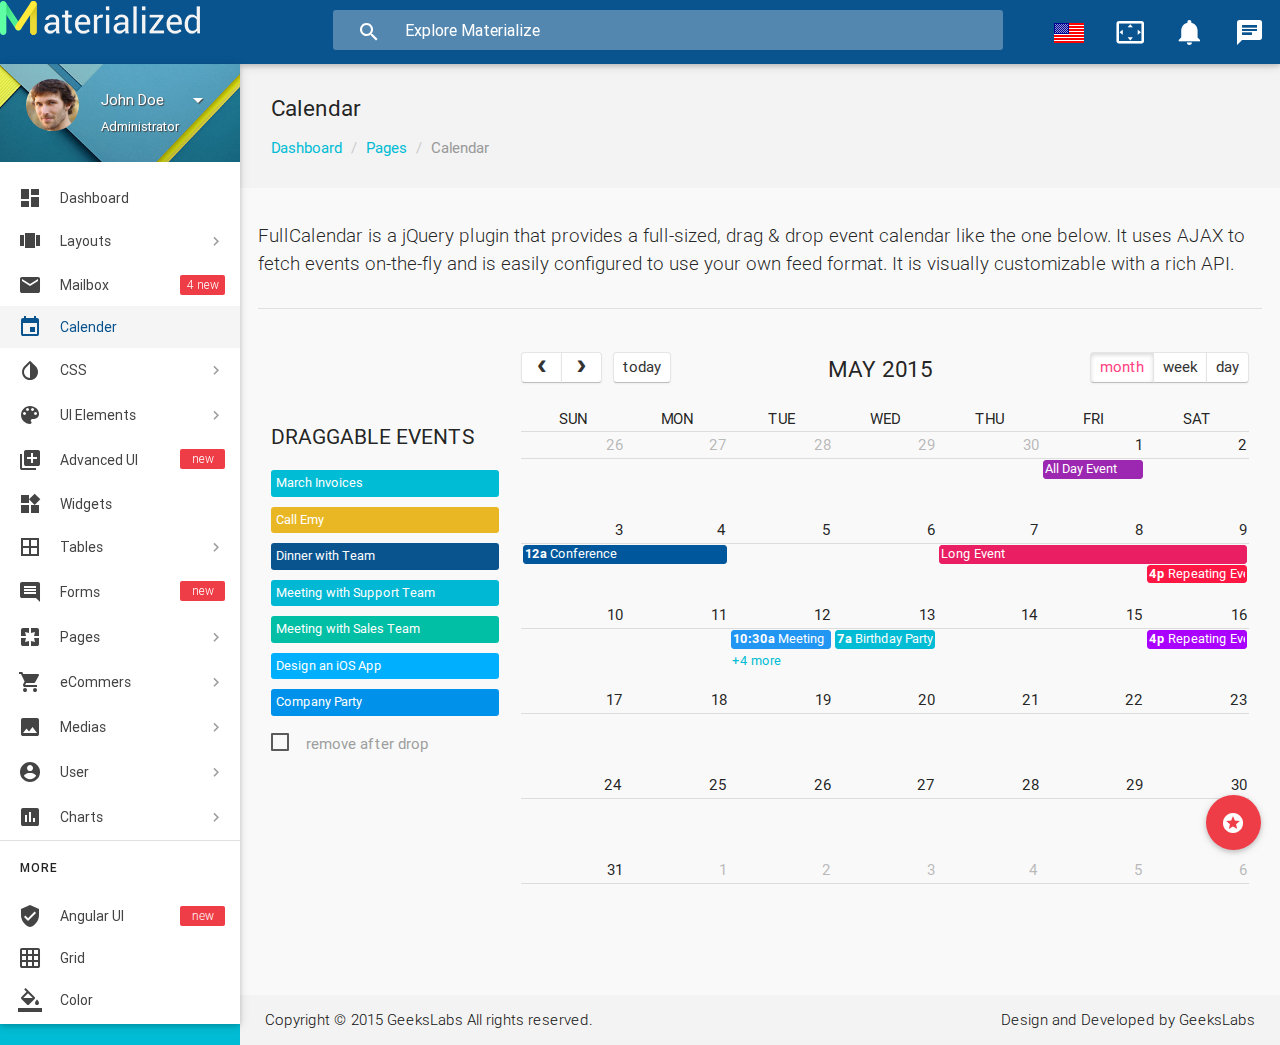
<file: app-calendar.html>
<!DOCTYPE html>
<html lang="en">

<!--================================================================================
	Item Name: Materialize - Material Design Admin Template
	Version: 3.1
	Author: GeeksLabs
	Author URL: http://www.themeforest.net/user/geekslabs
================================================================================ -->

<head>
  <meta http-equiv="Content-Type" content="text/html; charset=UTF-8">
  <meta name="viewport" content="width=device-width, initial-scale=1, maximum-scale=1.0, user-scalable=no">
  <meta http-equiv="X-UA-Compatible" content="IE=edge">
  <meta name="msapplication-tap-highlight" content="no">
  <meta name="description" content="Materialize is a Material Design Admin Template,It's modern, responsive and based on Material Design by Google. ">
  <meta name="keywords" content="materialize, admin template, dashboard template, flat admin template, responsive admin template,">
  <title>Calendar | Materialize - Material Design Admin Template</title>

  <!-- Favicons-->
  <link rel="icon" href="images/favicon/favicon-32x32.png" sizes="32x32">
  <!-- Favicons-->
  <link rel="apple-touch-icon-precomposed" href="images/favicon/apple-touch-icon-152x152.png">
  <!-- For iPhone -->
  <meta name="msapplication-TileColor" content="#00bcd4">
  <meta name="msapplication-TileImage" content="images/favicon/mstile-144x144.png">
  <!-- For Windows Phone -->


  <!-- CORE CSS-->
  
  <link href="css/materialize.css" type="text/css" rel="stylesheet" media="screen,projection">
  <link href="css/style.css" type="text/css" rel="stylesheet" media="screen,projection">
    <!-- Custome CSS-->    
    <link href="css/custom/custom.css" type="text/css" rel="stylesheet" media="screen,projection">


  <!-- INCLUDED PLUGIN CSS ON THIS PAGE -->
  <link href="js/plugins/prism/prism.css" type="text/css" rel="stylesheet" media="screen,projection">
  <link href="js/plugins/chartist-js/chartist.min.css" type="text/css" rel="stylesheet" media="screen,projection">
  <link href="js/plugins/perfect-scrollbar/perfect-scrollbar.css" type="text/css" rel="stylesheet" media="screen,projection">
  <link href="js/plugins/fullcalendar/css/fullcalendar.min.css" type="text/css" rel="stylesheet" media="screen,projection">
</head>

<body>
  <!-- Start Page Loading -->
    <div id="loader-wrapper">
        <div id="loader"></div>        
        <div class="loader-section section-left"></div>
        <div class="loader-section section-right"></div>
    </div>
    <!-- End Page Loading -->

  <!-- //////////////////////////////////////////////////////////////////////////// -->

  <!-- START HEADER -->
  <header id="header" class="page-topbar">
        <!-- start header nav-->
        <div class="navbar-fixed">
            <nav class="navbar-color">
                <div class="nav-wrapper">
                    <ul class="left">                      
                      <li><h1 class="logo-wrapper"><a href="index.html" class="brand-logo darken-1"><img src="images/materialize-logo.png" alt="materialize logo"></a> <span class="logo-text">Materialize</span></h1></li>
                    </ul>
                    <div class="header-search-wrapper hide-on-med-and-down">
                        <i class="mdi-action-search"></i>
                        <input type="text" name="Search" class="header-search-input z-depth-2" placeholder="Explore Materialize"/>
                    </div>
                    <ul class="right hide-on-med-and-down">
                        <li><a href="javascript:void(0);" class="waves-effect waves-block waves-light translation-button"  data-activates="translation-dropdown"><img src="images/flag-icons/United-States.png" alt="USA" /></a>
                        </li>
                        <li><a href="javascript:void(0);" class="waves-effect waves-block waves-light toggle-fullscreen"><i class="mdi-action-settings-overscan"></i></a>
                        </li>
                        <li><a href="javascript:void(0);" class="waves-effect waves-block waves-light notification-button" data-activates="notifications-dropdown"><i class="mdi-social-notifications"><small class="notification-badge">5</small></i>
                        
                        </a>
                        </li>                        
                        <li><a href="#" data-activates="chat-out" class="waves-effect waves-block waves-light chat-collapse"><i class="mdi-communication-chat"></i></a>
                        </li>
                    </ul>
                    <!-- translation-button -->
                    <ul id="translation-dropdown" class="dropdown-content">
                      <li>
                        <a href="#!"><img src="images/flag-icons/United-States.png" alt="English" />  <span class="language-select">English</span></a>
                      </li>
                      <li>
                        <a href="#!"><img src="images/flag-icons/France.png" alt="French" />  <span class="language-select">French</span></a>
                      </li>
                      <li>
                        <a href="#!"><img src="images/flag-icons/China.png" alt="Chinese" />  <span class="language-select">Chinese</span></a>
                      </li>
                      <li>
                        <a href="#!"><img src="images/flag-icons/Germany.png" alt="German" />  <span class="language-select">German</span></a>
                      </li>
                      
                    </ul>
                    <!-- notifications-dropdown -->
                    <ul id="notifications-dropdown" class="dropdown-content">
                      <li>
                        <h5>NOTIFICATIONS <span class="new badge">5</span></h5>
                      </li>
                      <li class="divider"></li>
                      <li>
                        <a href="#!"><i class="mdi-action-add-shopping-cart"></i> A new order has been placed!</a>
                        <time class="media-meta" datetime="2015-06-12T20:50:48+08:00">2 hours ago</time>
                      </li>
                      <li>
                        <a href="#!"><i class="mdi-action-stars"></i> Completed the task</a>
                        <time class="media-meta" datetime="2015-06-12T20:50:48+08:00">3 days ago</time>
                      </li>
                      <li>
                        <a href="#!"><i class="mdi-action-settings"></i> Settings updated</a>
                        <time class="media-meta" datetime="2015-06-12T20:50:48+08:00">4 days ago</time>
                      </li>
                      <li>
                        <a href="#!"><i class="mdi-editor-insert-invitation"></i> Director meeting started</a>
                        <time class="media-meta" datetime="2015-06-12T20:50:48+08:00">6 days ago</time>
                      </li>
                      <li>
                        <a href="#!"><i class="mdi-action-trending-up"></i> Generate monthly report</a>
                        <time class="media-meta" datetime="2015-06-12T20:50:48+08:00">1 week ago</time>
                      </li>
                    </ul>
                </div>
            </nav>
        </div>
        <!-- end header nav-->
  </header>
  <!-- END HEADER -->

  <!-- //////////////////////////////////////////////////////////////////////////// -->

  <!-- START MAIN -->
  <div id="main">
    <!-- START WRAPPER -->
    <div class="wrapper">

      <!-- START LEFT SIDEBAR NAV-->
      <aside id="left-sidebar-nav">
        <ul id="slide-out" class="side-nav fixed leftside-navigation">
            <li class="user-details cyan darken-2">
            <div class="row">
                <div class="col col s4 m4 l4">
                    <img src="images/avatar.jpg" alt="" class="circle responsive-img valign profile-image">
                </div>
                <div class="col col s8 m8 l8">
                    <ul id="profile-dropdown" class="dropdown-content">
                        <li><a href="#"><i class="mdi-action-face-unlock"></i> Profile</a>
                        </li>
                        <li><a href="#"><i class="mdi-action-settings"></i> Settings</a>
                        </li>
                        <li><a href="#"><i class="mdi-communication-live-help"></i> Help</a>
                        </li>
                        <li class="divider"></li>
                        <li><a href="#"><i class="mdi-action-lock-outline"></i> Lock</a>
                        </li>
                        <li><a href="#"><i class="mdi-hardware-keyboard-tab"></i> Logout</a>
                        </li>
                    </ul>
                    <a class="btn-flat dropdown-button waves-effect waves-light white-text profile-btn" href="#" data-activates="profile-dropdown">John Doe<i class="mdi-navigation-arrow-drop-down right"></i></a>
                    <p class="user-roal">Administrator</p>
                </div>
            </div>
            </li>
            <li class="bold"><a href="index.html" class="waves-effect waves-cyan"><i class="mdi-action-dashboard"></i> Dashboard</a>
            </li>
            <li class="no-padding">
                <ul class="collapsible collapsible-accordion">
                    <li class="bold"><a class="collapsible-header waves-effect waves-cyan"><i class="mdi-action-view-carousel"></i> Layouts</a>
                        <div class="collapsible-body">
                            <ul>
                                <li><a href="layout-fullscreen.html">Full Screen</a>
                                </li>
                                <li><a href="layout-horizontal-menu.html">Horizontal Menu</a>
                                </li>
                            </ul>
                        </div>
                    </li>
                </ul>
            </li>
            <li class="bold"><a href="app-email.html" class="waves-effect waves-cyan"><i class="mdi-communication-email"></i> Mailbox <span class="new badge">4</span></a>
            </li>
            <li class="bold active"><a href="app-calendar.html" class="waves-effect waves-cyan"><i class="mdi-editor-insert-invitation"></i> Calender</a>
            </li>
            <li class="no-padding">
                <ul class="collapsible collapsible-accordion">
                    <li class="bold"><a class="collapsible-header waves-effect waves-cyan"><i class="mdi-action-invert-colors"></i> CSS</a>
                        <div class="collapsible-body">
                            <ul>
                                <li><a href="css-typography.html">Typography</a>
                                </li>
                                <li><a href="css-icons.html">Icons</a>
                                </li>
                                <li><a href="css-animations.html">Animations</a>
                                </li>
                                <li><a href="css-shadow.html">Shadow</a>
                                </li>
                                <li><a href="css-media.html">Media</a>
                                </li>
                                <li><a href="css-sass.html">Sass</a>
                                </li>
                            </ul>
                        </div>
                    </li>
                    <li class="bold"><a class="collapsible-header  waves-effect waves-cyan"><i class="mdi-image-palette"></i> UI Elements</a>
                        <div class="collapsible-body">
                            <ul>
                                <li><a href="ui-alerts.html">Alerts</a>
                                </li>
                                <li><a href="ui-buttons.html">Buttons</a>
                                </li>
                                <li><a href="ui-badges.html">Badges</a>
                                </li>
                                <li><a href="ui-breadcrumbs.html">Breadcrumbs</a>
                                </li>
                                <li><a href="ui-collections.html">Collections</a>
                                </li>
                                <li><a href="ui-collapsibles.html">Collapsibles</a>
                                </li>
                                <li><a href="ui-tabs.html">Tabs</a>
                                </li>
                                <li><a href="ui-navbar.html">Navbar</a>
                                </li>
                                <li><a href="ui-pagination.html">Pagination</a>
                                </li>
                                <li><a href="ui-preloader.html">Preloader</a>
                                </li>
                                <li><a href="ui-toasts.html">Toasts</a>
                                </li>
                                <li><a href="ui-tooltip.html">Tooltip</a>
                                </li>
                                <li><a href="ui-waves.html">Waves</a>
                                </li>
                            </ul>
                        </div>
                    </li>
                    <li class="bold"><a class="collapsible-header waves-effect waves-cyan"><i class="mdi-av-queue"></i> Advanced UI <span class="new badge"></span></a>
                        <div class="collapsible-body">
                            <ul>
                                <li><a href="advanced-ui-chips.html">Chips</a>
                                </li>
                                <li><a href="advanced-ui-cards.html">Cards</a>
                                </li>
                                <li><a href="advanced-ui-modals.html">Modals</a>
                                </li>
                                <li><a href="advanced-ui-media.html">Media</a>
                                </li>
                                <li><a href="advanced-ui-range-slider.html">Range Slider</a>
                                </li>
                                <li><a href="advanced-ui-sweetalert.html">SweetAlert</a>
                                </li>
                                <li><a href="advanced-ui-nestable.html">Shortable & Nestable</a>
                                </li>
                                <li><a href="advanced-ui-translation.html">Language Translation</a>
                                </li>
                                <li><a href="advanced-ui-highlight.html">Highlight</a>
                                </li>
                            </ul>
                        </div>
                    </li>
                    <li class="bold"><a href="app-widget.html" class="waves-effect waves-cyan"><i class="mdi-device-now-widgets"></i> Widgets</a>
                    </li>
                    <li class="bold"><a class="collapsible-header  waves-effect waves-cyan"><i class="mdi-editor-border-all"></i> Tables</a>
                        <div class="collapsible-body">
                            <ul>
                                <li><a href="table-basic.html">Basic Tables</a>
                                </li>
                                <li><a href="table-data.html">Data Tables</a>
                                </li>
                                <li><a href="table-jsgrid.html">jsGrid</a>
                                </li>
                                <li><a href="table-editable.html">Editable Table</a>
                                </li>
                                <li><a href="table-floatThead.html">floatThead</a>
                                </li>
                            </ul>
                        </div>
                    </li>
                    <li class="bold"><a class="collapsible-header  waves-effect waves-cyan"><i class="mdi-editor-insert-comment"></i> Forms <span class="new badge"></span></a>
                        <div class="collapsible-body">
                            <ul>
                                <li><a href="form-elements.html">Form Elements</a>
                                </li>
                                <li><a href="form-layouts.html">Form Layouts</a>
                                </li>
                                <li><a href="form-validation.html">Form Validations</a>
                                </li>
                                <li><a href="form-masks.html">Form Masks</a>
                                </li>
                                <li><a href="form-file-uploads.html">File Uploads</a>
                                </li>
                            </ul>
                        </div>
                    </li>
                    <li class="bold"><a class="collapsible-header  waves-effect waves-cyan"><i class="mdi-social-pages"></i> Pages</a>
                        <div class="collapsible-body">
                            <ul>                                        
                                <li><a href="page-contact.html">Contact Page</a>
                                </li>
                                <li><a href="page-todo.html">ToDos</a>
                                </li>
                                <li><a href="page-blog-1.html">Blog Type 1</a>
                                </li>
                                <li><a href="page-blog-2.html">Blog Type 2</a>
                                </li>
                                <li><a href="page-404.html">404</a>
                                </li>
                                <li><a href="page-500.html">500</a>
                                </li>
                                <li><a href="page-blank.html">Blank</a>
                                </li>
                            </ul>
                        </div>
                    </li>
                    <li class="bold"><a class="collapsible-header  waves-effect waves-cyan"><i class="mdi-action-shopping-cart"></i> eCommers</a>
                        <div class="collapsible-body">
                            <ul>
                                <li><a href="eCommerce-products-page.html">Products Page</a>
                                </li>                                        
                                <li><a href="eCommerce-pricing.html">Pricing Table</a>
                                </li>
                                <li><a href="eCommerce-invoice.html">Invoice</a>
                                </li>
                            </ul>
                        </div>
                    </li>
                    <li class="bold"><a class="collapsible-header  waves-effect waves-cyan"><i class="mdi-image-image"></i> Medias</a>
                        <div class="collapsible-body">
                            <ul>                                        
                                <li><a href="media-gallary-page.html">Gallery Page</a>
                                </li>
                                <li><a href="media-hover-effects.html">Image Hover Effects</a>
                                </li>
                            </ul>
                        </div>
                    </li>
                    <li class="bold"><a class="collapsible-header  waves-effect waves-cyan"><i class="mdi-action-account-circle"></i> User</a>
                        <div class="collapsible-body">
                            <ul>     
                                <li><a href="user-profile-page.html">User Profile</a>
                                </li>                                   
                                <li><a href="user-login.html">Login</a>
                                </li>                                        
                                <li><a href="user-register.html">Register</a>
                                </li>
                                <li><a href="user-forgot-password.html">Forgot Password</a>
                                </li>
                                <li><a href="user-lock-screen.html">Lock Screen</a>
                                </li>                                        
                                
                            </ul>
                        </div>
                    </li>
                    
                    <li class="bold"><a class="collapsible-header waves-effect waves-cyan"><i class="mdi-editor-insert-chart"></i> Charts</a>
                        <div class="collapsible-body">
                            <ul>
                                <li><a href="charts-chartjs.html">Chart JS</a>
                                </li>
                                <li><a href="charts-chartist.html">Chartist</a>
                                </li>
                                <li><a href="charts-morris.html">Morris Charts</a>
                                </li>
                                <li><a href="charts-xcharts.html">xCharts</a>
                                </li>
                                <li><a href="charts-flotcharts.html">Flot Charts</a>
                                </li>
                                <li><a href="charts-sparklines.html">Sparkline Charts</a>
                                </li>
                            </ul>
                        </div>
                    </li>
                </ul>
            </li>
            <li class="li-hover"><div class="divider"></div></li>
            <li class="li-hover"><p class="ultra-small margin more-text">MORE</p></li>
            <li><a href="angular-ui.html"><i class="mdi-action-verified-user"></i> Angular UI  <span class="new badge"></span></a>
            </li>
            <li><a href="css-grid.html"><i class="mdi-image-grid-on"></i> Grid</a>
            </li>
            <li><a href="css-color.html"><i class="mdi-editor-format-color-fill"></i> Color</a>
            </li>
            <li><a href="css-helpers.html"><i class="mdi-communication-live-help"></i> Helpers</a>
            </li>
            <li><a href="changelogs.html"><i class="mdi-action-swap-vert-circle"></i> Changelogs</a>
            </li>                    
            <li class="li-hover"><div class="divider"></div></li>
            <li class="li-hover"><p class="ultra-small margin more-text">Daily Sales</p></li>
            <li class="li-hover">
                <div class="row">
                    <div class="col s12 m12 l12">
                        <div class="sample-chart-wrapper">                            
                            <div class="ct-chart ct-golden-section" id="ct2-chart"></div>
                        </div>
                    </div>
                </div>
            </li>
        </ul>
        <a href="#" data-activates="slide-out" class="sidebar-collapse btn-floating btn-medium waves-effect waves-light hide-on-large-only cyan"><i class="mdi-navigation-menu"></i></a>
        </aside>
      <!-- END LEFT SIDEBAR NAV-->

      <!-- //////////////////////////////////////////////////////////////////////////// -->

      <!-- START CONTENT -->
      <section id="content">
        
        <!--breadcrumbs start-->
        <div id="breadcrumbs-wrapper">
            <!-- Search for small screen -->
            <div class="header-search-wrapper grey hide-on-large-only">
                <i class="mdi-action-search active"></i>
                <input type="text" name="Search" class="header-search-input z-depth-2" placeholder="Explore Materialize">
            </div>
          <div class="container">
            <div class="row">
              <div class="col s12 m12 l12">
                <h5 class="breadcrumbs-title">Calendar</h5>
                <ol class="breadcrumbs">
                    <li><a href="index.html">Dashboard</a></li>
                    <li><a href="#">Pages</a></li>
                    <li class="active">Calendar</li>
                </ol>
              </div>
            </div>
          </div>
        </div>
        <!--breadcrumbs end-->
        

        <!--start container-->
        <div class="container">
          <div class="section">

            <p class="caption">FullCalendar is a jQuery plugin that provides a full-sized, drag & drop event calendar like the one below. It uses AJAX to fetch events on-the-fly and is easily configured to use your own feed format. It is visually customizable with a rich API.</p>
            <div class="divider"></div>
            <div id="full-calendar">              
              <div class="row">
                <div class="col s12 m4 l3">
                  <div id='external-events'>    
                    <h4 class="header">Draggable Events</h4>
                    <div class='fc-event cyan'>March Invoices</div>
                    <div class='fc-event teal'>Call Emy</div>
                    <div class='fc-event cyan darken-1'>Dinner with Team</div>
                    <div class='fc-event cyan accent-4'>Meeting with Support Team</div>
                    <div class='fc-event teal accent-4'>Meeting with Sales Team</div>
                    <div class='fc-event light-blue accent-3'>Design an iOS App</div>
                    <div class='fc-event light-blue accent-4'>Company Party</div>
                    <p>
                      <input type='checkbox' id='drop-remove' />
                      <label for='drop-remove'>remove after drop</label>
                    </p>
                  </div>
                </div>
                <div class="col s12 m8 l9">
                  <div id='calendar'></div>
                </div>
              </div>
            </div>
            </div>

            <!-- Floating Action Button -->
            <div class="fixed-action-btn" style="bottom: 50px; right: 19px;">
                <a class="btn-floating btn-large">
                  <i class="mdi-action-stars"></i>
                </a>
                <ul>
                  <li><a href="css-helpers.html" class="btn-floating red"><i class="large mdi-communication-live-help"></i></a></li>
                  <li><a href="app-widget.html" class="btn-floating yellow darken-1"><i class="large mdi-device-now-widgets"></i></a></li>
                  <li><a href="app-calendar.html" class="btn-floating green"><i class="large mdi-editor-insert-invitation"></i></a></li>
                  <li><a href="app-email.html" class="btn-floating blue"><i class="large mdi-communication-email"></i></a></li>
                </ul>
            </div>
            <!-- Floating Action Button -->
        </div>
        <!--end container-->

      </section>
      <!-- END CONTENT -->

      <!-- //////////////////////////////////////////////////////////////////////////// -->
      <!-- START RIGHT SIDEBAR NAV-->
      <aside id="right-sidebar-nav">
        <ul id="chat-out" class="side-nav rightside-navigation">
            <li class="li-hover">
            <a href="#" data-activates="chat-out" class="chat-close-collapse right"><i class="mdi-navigation-close"></i></a>
            <div id="right-search" class="row">
                <form class="col s12">
                    <div class="input-field">
                        <i class="mdi-action-search prefix"></i>
                        <input id="icon_prefix" type="text" class="validate">
                        <label for="icon_prefix">Search</label>
                    </div>
                </form>
            </div>
            </li>
            <li class="li-hover">
                <ul class="chat-collapsible" data-collapsible="expandable">
                <li>
                    <div class="collapsible-header teal white-text active"><i class="mdi-social-whatshot"></i>Recent Activity</div>
                    <div class="collapsible-body recent-activity">
                        <div class="recent-activity-list chat-out-list row">
                            <div class="col s3 recent-activity-list-icon"><i class="mdi-action-add-shopping-cart"></i>
                            </div>
                            <div class="col s9 recent-activity-list-text">
                                <a href="#">just now</a>
                                <p>Jim Doe Purchased new equipments for zonal office.</p>
                            </div>
                        </div>
                        <div class="recent-activity-list chat-out-list row">
                            <div class="col s3 recent-activity-list-icon"><i class="mdi-device-airplanemode-on"></i>
                            </div>
                            <div class="col s9 recent-activity-list-text">
                                <a href="#">Yesterday</a>
                                <p>Your Next flight for USA will be on 15th August 2015.</p>
                            </div>
                        </div>
                        <div class="recent-activity-list chat-out-list row">
                            <div class="col s3 recent-activity-list-icon"><i class="mdi-action-settings-voice"></i>
                            </div>
                            <div class="col s9 recent-activity-list-text">
                                <a href="#">5 Days Ago</a>
                                <p>Natalya Parker Send you a voice mail for next conference.</p>
                            </div>
                        </div>
                        <div class="recent-activity-list chat-out-list row">
                            <div class="col s3 recent-activity-list-icon"><i class="mdi-action-store"></i>
                            </div>
                            <div class="col s9 recent-activity-list-text">
                                <a href="#">Last Week</a>
                                <p>Jessy Jay open a new store at S.G Road.</p>
                            </div>
                        </div>
                        <div class="recent-activity-list chat-out-list row">
                            <div class="col s3 recent-activity-list-icon"><i class="mdi-action-settings-voice"></i>
                            </div>
                            <div class="col s9 recent-activity-list-text">
                                <a href="#">5 Days Ago</a>
                                <p>Natalya Parker Send you a voice mail for next conference.</p>
                            </div>
                        </div>
                    </div>
                </li>
                <li>
                    <div class="collapsible-header light-blue white-text active"><i class="mdi-editor-attach-money"></i>Sales Repoart</div>
                    <div class="collapsible-body sales-repoart">
                        <div class="sales-repoart-list  chat-out-list row">
                            <div class="col s8">Target Salse</div>
                            <div class="col s4"><span id="sales-line-1"></span>
                            </div>
                        </div>
                        <div class="sales-repoart-list chat-out-list row">
                            <div class="col s8">Payment Due</div>
                            <div class="col s4"><span id="sales-bar-1"></span>
                            </div>
                        </div>
                        <div class="sales-repoart-list chat-out-list row">
                            <div class="col s8">Total Delivery</div>
                            <div class="col s4"><span id="sales-line-2"></span>
                            </div>
                        </div>
                        <div class="sales-repoart-list chat-out-list row">
                            <div class="col s8">Total Progress</div>
                            <div class="col s4"><span id="sales-bar-2"></span>
                            </div>
                        </div>
                    </div>
                </li>
                <li>
                    <div class="collapsible-header red white-text"><i class="mdi-action-stars"></i>Favorite Associates</div>
                    <div class="collapsible-body favorite-associates">
                        <div class="favorite-associate-list chat-out-list row">
                            <div class="col s4"><img src="images/avatar.jpg" alt="" class="circle responsive-img online-user valign profile-image">
                            </div>
                            <div class="col s8">
                                <p>Eileen Sideways</p>
                                <p class="place">Los Angeles, CA</p>
                            </div>
                        </div>
                        <div class="favorite-associate-list chat-out-list row">
                            <div class="col s4"><img src="images/avatar.jpg" alt="" class="circle responsive-img online-user valign profile-image">
                            </div>
                            <div class="col s8">
                                <p>Zaham Sindil</p>
                                <p class="place">San Francisco, CA</p>
                            </div>
                        </div>
                        <div class="favorite-associate-list chat-out-list row">
                            <div class="col s4"><img src="images/avatar.jpg" alt="" class="circle responsive-img offline-user valign profile-image">
                            </div>
                            <div class="col s8">
                                <p>Renov Leongal</p>
                                <p class="place">Cebu City, Philippines</p>
                            </div>
                        </div>
                        <div class="favorite-associate-list chat-out-list row">
                            <div class="col s4"><img src="images/avatar.jpg" alt="" class="circle responsive-img online-user valign profile-image">
                            </div>
                            <div class="col s8">
                                <p>Weno Carasbong</p>
                                <p>Tokyo, Japan</p>
                            </div>
                        </div>
                        <div class="favorite-associate-list chat-out-list row">
                            <div class="col s4"><img src="images/avatar.jpg" alt="" class="circle responsive-img offline-user valign profile-image">
                            </div>
                            <div class="col s8">
                                <p>Nusja Nawancali</p>
                                <p class="place">Bangkok, Thailand</p>
                            </div>
                        </div>
                    </div>
                </li>
                </ul>
            </li>
        </ul>
      </aside>
      <!-- LEFT RIGHT SIDEBAR NAV-->

    </div>
    <!-- END WRAPPER -->

  </div>
  <!-- END MAIN -->



  <!-- //////////////////////////////////////////////////////////////////////////// -->

  <!-- START FOOTER -->
  <footer class="page-footer">
    <div class="footer-copyright">
      <div class="container">
        <span>Copyright © 2015 <a class="grey-text text-lighten-4" href="http://themeforest.net/user/geekslabs/portfolio?ref=geekslabs" target="_blank">GeeksLabs</a> All rights reserved.</span>
        <span class="right"> Design and Developed by <a class="grey-text text-lighten-4" href="http://geekslabs.com/">GeeksLabs</a></span>
        </div>
    </div>
  </footer>
    <!-- END FOOTER -->



    <!-- ================================================
    Scripts
    ================================================ -->
    
    <!-- jQuery Library -->
    <script type="text/javascript" src="js/plugins/jquery-1.11.2.min.js"></script>    
    <!--materialize js-->
    <script type="text/javascript" src="js/materialize.js"></script>
    <!--prism-->
    <script type="text/javascript" src="js/plugins/prism/prism.js"></script>
    <!--scrollbar-->
    <script type="text/javascript" src="js/plugins/perfect-scrollbar/perfect-scrollbar.min.js"></script>
    
    <!-- chartist -->
    <script type="text/javascript" src="js/plugins/chartist-js/chartist.min.js"></script>   

    <!-- Calendar Script -->
    <script type="text/javascript" src="js/plugins/fullcalendar/lib/jquery-ui.custom.min.js"></script>
    <script type="text/javascript" src="js/plugins/fullcalendar/lib/moment.min.js"></script>
    <script type="text/javascript" src="js/plugins/fullcalendar/js/fullcalendar.min.js"></script>
    <script type="text/javascript" src="js/plugins/fullcalendar/fullcalendar-script.js"></script>

    <!--plugins.js - Some Specific JS codes for Plugin Settings-->
    <script type="text/javascript" src="js/plugins.js"></script>
    <!--custom-script.js - Add your own theme custom JS-->
    <script type="text/javascript" src="js/custom-script.js"></script>
    
</body>

</html>
</file>
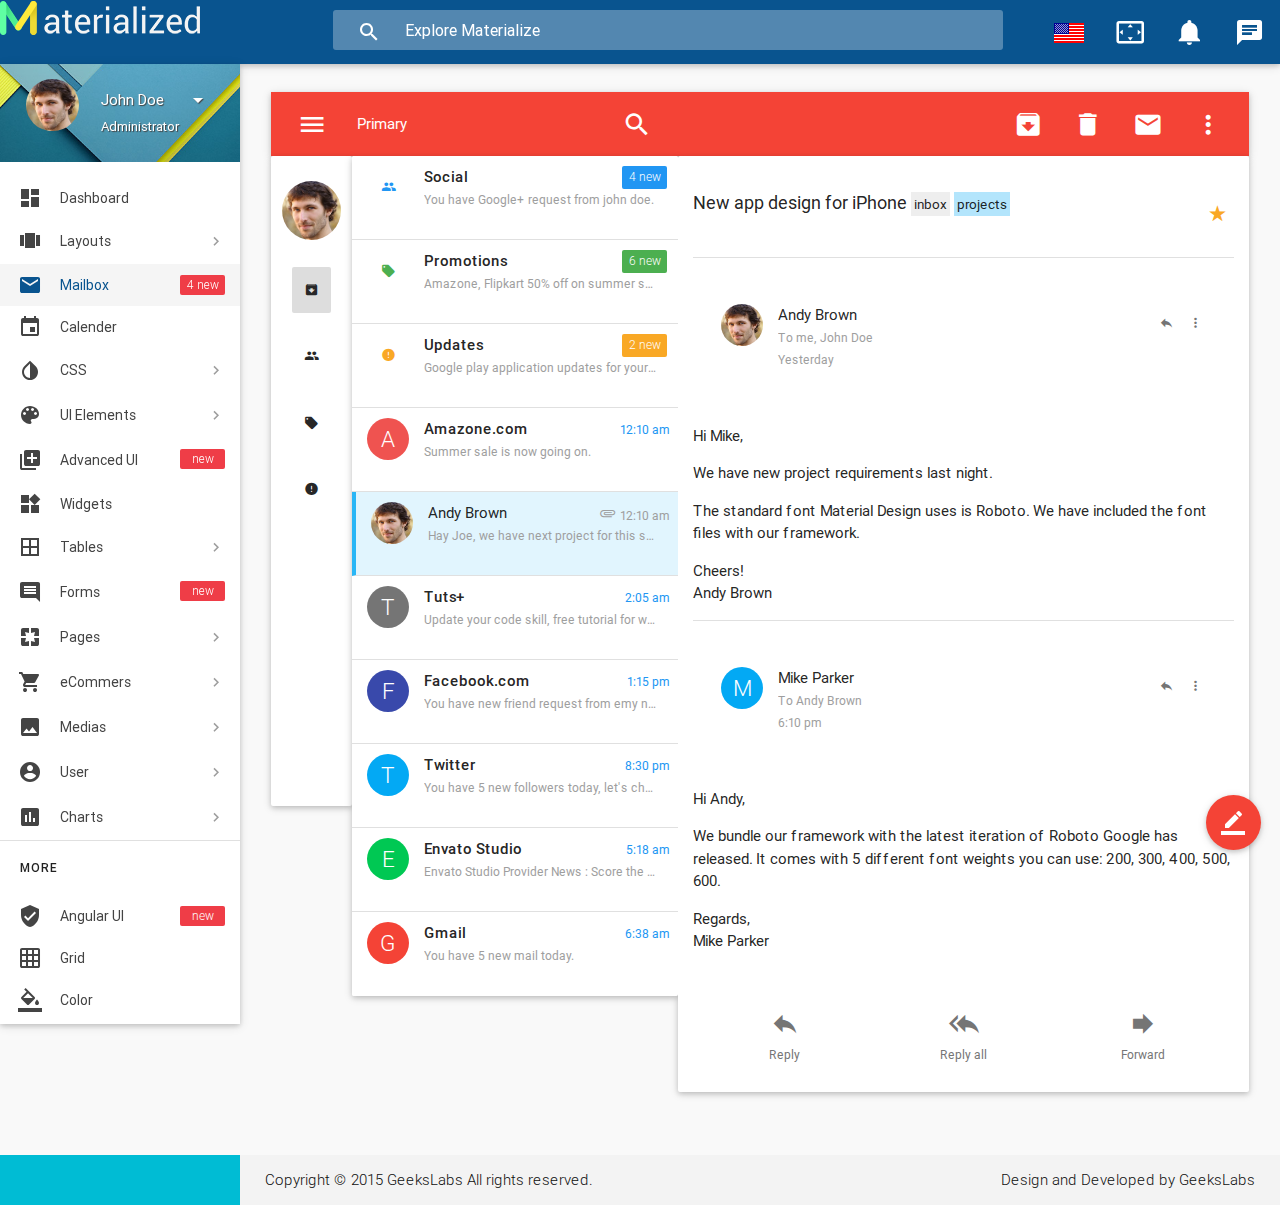
<file: app-email.html>
<!DOCTYPE html>
<html lang="en">

<!--================================================================================
	Item Name: Materialize - Material Design Admin Template
	Version: 3.1
	Author: GeeksLabs
	Author URL: http://www.themeforest.net/user/geekslabs
================================================================================ -->

<head>
  <meta http-equiv="Content-Type" content="text/html; charset=UTF-8">
  <meta name="viewport" content="width=device-width, initial-scale=1, maximum-scale=1.0, user-scalable=no">
  <meta http-equiv="X-UA-Compatible" content="IE=edge">
  <meta name="msapplication-tap-highlight" content="no">
  <meta name="description" content="Materialize is a Material Design Admin Template,It's modern, responsive and based on Material Design by Google. ">
  <meta name="keywords" content="materialize, admin template, dashboard template, flat admin template, responsive admin template,">
  <title>Materialize - Material Design Admin Template</title>

  <!-- Favicons-->
  <link rel="icon" href="images/favicon/favicon-32x32.png" sizes="32x32">
  <!-- Favicons-->
  <link rel="apple-touch-icon-precomposed" href="images/favicon/apple-touch-icon-152x152.png">
  <!-- For iPhone -->
  <meta name="msapplication-TileColor" content="#00bcd4">
  <meta name="msapplication-TileImage" content="images/favicon/mstile-144x144.png">
  <!-- For Windows Phone -->


  <!-- CORE CSS-->
  
  <link href="css/materialize.css" type="text/css" rel="stylesheet" media="screen,projection">
  <link href="css/style.css" type="text/css" rel="stylesheet" media="screen,projection">
    <!-- Custome CSS-->    
    <link href="css/custom/custom.css" type="text/css" rel="stylesheet" media="screen,projection">


  <!-- INCLUDED PLUGIN CSS ON THIS PAGE -->
  <link href="js/plugins/prism/prism.css" type="text/css" rel="stylesheet" media="screen,projection">
  <link href="js/plugins/perfect-scrollbar/perfect-scrollbar.css" type="text/css" rel="stylesheet" media="screen,projection">
  <link href="js/plugins/chartist-js/chartist.min.css" type="text/css" rel="stylesheet" media="screen,projection">
</head>

<body>
  <!-- Start Page Loading -->
    <div id="loader-wrapper">
        <div id="loader"></div>        
        <div class="loader-section section-left"></div>
        <div class="loader-section section-right"></div>
    </div>
    <!-- End Page Loading -->

  <!-- //////////////////////////////////////////////////////////////////////////// -->

  <!-- START HEADER -->
  <header id="header" class="page-topbar">
        <!-- start header nav-->
        <div class="navbar-fixed">
            <nav class="navbar-color">
                <div class="nav-wrapper">
                    <ul class="left">                      
                      <li><h1 class="logo-wrapper"><a href="index.html" class="brand-logo darken-1"><img src="images/materialize-logo.png" alt="materialize logo"></a> <span class="logo-text">Materialize</span></h1></li>
                    </ul>
                    <div class="header-search-wrapper hide-on-med-and-down">
                        <i class="mdi-action-search"></i>
                        <input type="text" name="Search" class="header-search-input z-depth-2" placeholder="Explore Materialize"/>
                    </div>
                    <ul class="right hide-on-med-and-down">
                        <li><a href="javascript:void(0);" class="waves-effect waves-block waves-light translation-button"  data-activates="translation-dropdown"><img src="images/flag-icons/United-States.png" alt="USA" /></a>
                        </li>
                        <li><a href="javascript:void(0);" class="waves-effect waves-block waves-light toggle-fullscreen"><i class="mdi-action-settings-overscan"></i></a>
                        </li>
                        <li><a href="javascript:void(0);" class="waves-effect waves-block waves-light notification-button" data-activates="notifications-dropdown"><i class="mdi-social-notifications"><small class="notification-badge">5</small></i>
                        
                        </a>
                        </li>                        
                        <li><a href="#" data-activates="chat-out" class="waves-effect waves-block waves-light chat-collapse"><i class="mdi-communication-chat"></i></a>
                        </li>
                    </ul>
                    <!-- translation-button -->
                    <ul id="translation-dropdown" class="dropdown-content">
                      <li>
                        <a href="#!"><img src="images/flag-icons/United-States.png" alt="English" />  <span class="language-select">English</span></a>
                      </li>
                      <li>
                        <a href="#!"><img src="images/flag-icons/France.png" alt="French" />  <span class="language-select">French</span></a>
                      </li>
                      <li>
                        <a href="#!"><img src="images/flag-icons/China.png" alt="Chinese" />  <span class="language-select">Chinese</span></a>
                      </li>
                      <li>
                        <a href="#!"><img src="images/flag-icons/Germany.png" alt="German" />  <span class="language-select">German</span></a>
                      </li>
                      
                    </ul>
                    <!-- notifications-dropdown -->
                    <ul id="notifications-dropdown" class="dropdown-content">
                      <li>
                        <h5>NOTIFICATIONS <span class="new badge">5</span></h5>
                      </li>
                      <li class="divider"></li>
                      <li>
                        <a href="#!"><i class="mdi-action-add-shopping-cart"></i> A new order has been placed!</a>
                        <time class="media-meta" datetime="2015-06-12T20:50:48+08:00">2 hours ago</time>
                      </li>
                      <li>
                        <a href="#!"><i class="mdi-action-stars"></i> Completed the task</a>
                        <time class="media-meta" datetime="2015-06-12T20:50:48+08:00">3 days ago</time>
                      </li>
                      <li>
                        <a href="#!"><i class="mdi-action-settings"></i> Settings updated</a>
                        <time class="media-meta" datetime="2015-06-12T20:50:48+08:00">4 days ago</time>
                      </li>
                      <li>
                        <a href="#!"><i class="mdi-editor-insert-invitation"></i> Director meeting started</a>
                        <time class="media-meta" datetime="2015-06-12T20:50:48+08:00">6 days ago</time>
                      </li>
                      <li>
                        <a href="#!"><i class="mdi-action-trending-up"></i> Generate monthly report</a>
                        <time class="media-meta" datetime="2015-06-12T20:50:48+08:00">1 week ago</time>
                      </li>
                    </ul>
                </div>
            </nav>
        </div>
        <!-- end header nav-->
  </header>
  <!-- END HEADER -->

  <!-- //////////////////////////////////////////////////////////////////////////// -->

  <!-- START MAIN -->
  <div id="main">
    <!-- START WRAPPER -->
    <div class="wrapper">

      <!-- START LEFT SIDEBAR NAV-->
      <aside id="left-sidebar-nav">
        <ul id="slide-out" class="side-nav fixed leftside-navigation">
            <li class="user-details cyan darken-2">
            <div class="row">
                <div class="col col s4 m4 l4">
                    <img src="images/avatar.jpg" alt="" class="circle responsive-img valign profile-image">
                </div>
                <div class="col col s8 m8 l8">
                    <ul id="profile-dropdown" class="dropdown-content">
                        <li><a href="#"><i class="mdi-action-face-unlock"></i> Profile</a>
                        </li>
                        <li><a href="#"><i class="mdi-action-settings"></i> Settings</a>
                        </li>
                        <li><a href="#"><i class="mdi-communication-live-help"></i> Help</a>
                        </li>
                        <li class="divider"></li>
                        <li><a href="#"><i class="mdi-action-lock-outline"></i> Lock</a>
                        </li>
                        <li><a href="#"><i class="mdi-hardware-keyboard-tab"></i> Logout</a>
                        </li>
                    </ul>
                    <a class="btn-flat dropdown-button waves-effect waves-light white-text profile-btn" href="#" data-activates="profile-dropdown">John Doe<i class="mdi-navigation-arrow-drop-down right"></i></a>
                    <p class="user-roal">Administrator</p>
                </div>
            </div>
            </li>
            <li class="bold"><a href="index.html" class="waves-effect waves-cyan"><i class="mdi-action-dashboard"></i> Dashboard</a>
            </li>
            <li class="no-padding">
                <ul class="collapsible collapsible-accordion">
                    <li class="bold"><a class="collapsible-header waves-effect waves-cyan"><i class="mdi-action-view-carousel"></i> Layouts</a>
                        <div class="collapsible-body">
                            <ul>
                                <li><a href="layout-fullscreen.html">Full Screen</a>
                                </li>
                                <li><a href="layout-horizontal-menu.html">Horizontal Menu</a>
                                </li>
                            </ul>
                        </div>
                    </li>
                </ul>
            </li>
            <li class="bold active"><a href="app-email.html" class="waves-effect waves-cyan"><i class="mdi-communication-email"></i> Mailbox <span class="new badge">4</span></a>
            </li>
            <li class="bold"><a href="app-calendar.html" class="waves-effect waves-cyan"><i class="mdi-editor-insert-invitation"></i> Calender</a>
            </li>
            <li class="no-padding">
                <ul class="collapsible collapsible-accordion">
                    <li class="bold"><a class="collapsible-header waves-effect waves-cyan"><i class="mdi-action-invert-colors"></i> CSS</a>
                        <div class="collapsible-body">
                            <ul>
                                <li><a href="css-typography.html">Typography</a>
                                </li>
                                <li><a href="css-icons.html">Icons</a>
                                </li>
                                <li><a href="css-animations.html">Animations</a>
                                </li>
                                <li><a href="css-shadow.html">Shadow</a>
                                </li>
                                <li><a href="css-media.html">Media</a>
                                </li>
                                <li><a href="css-sass.html">Sass</a>
                                </li>
                            </ul>
                        </div>
                    </li>
                    <li class="bold"><a class="collapsible-header  waves-effect waves-cyan"><i class="mdi-image-palette"></i> UI Elements</a>
                        <div class="collapsible-body">
                            <ul>
                                <li><a href="ui-alerts.html">Alerts</a>
                                </li>
                                <li><a href="ui-buttons.html">Buttons</a>
                                </li>
                                <li><a href="ui-badges.html">Badges</a>
                                </li>
                                <li><a href="ui-breadcrumbs.html">Breadcrumbs</a>
                                </li>
                                <li><a href="ui-collections.html">Collections</a>
                                </li>
                                <li><a href="ui-collapsibles.html">Collapsibles</a>
                                </li>
                                <li><a href="ui-tabs.html">Tabs</a>
                                </li>
                                <li><a href="ui-navbar.html">Navbar</a>
                                </li>
                                <li><a href="ui-pagination.html">Pagination</a>
                                </li>
                                <li><a href="ui-preloader.html">Preloader</a>
                                </li>
                                <li><a href="ui-toasts.html">Toasts</a>
                                </li>
                                <li><a href="ui-tooltip.html">Tooltip</a>
                                </li>
                                <li><a href="ui-waves.html">Waves</a>
                                </li>
                            </ul>
                        </div>
                    </li>
                    <li class="bold"><a class="collapsible-header waves-effect waves-cyan"><i class="mdi-av-queue"></i> Advanced UI <span class="new badge"></span></a>
                        <div class="collapsible-body">
                            <ul>
                                <li><a href="advanced-ui-chips.html">Chips</a>
                                </li>
                                <li><a href="advanced-ui-cards.html">Cards</a>
                                </li>
                                <li><a href="advanced-ui-modals.html">Modals</a>
                                </li>
                                <li><a href="advanced-ui-media.html">Media</a>
                                </li>
                                <li><a href="advanced-ui-range-slider.html">Range Slider</a>
                                </li>
                                <li><a href="advanced-ui-sweetalert.html">SweetAlert</a>
                                </li>
                                <li><a href="advanced-ui-nestable.html">Shortable & Nestable</a>
                                </li>
                                <li><a href="advanced-ui-translation.html">Language Translation</a>
                                </li>
                                <li><a href="advanced-ui-highlight.html">Highlight</a>
                                </li>
                            </ul>
                        </div>
                    </li>
                    <li class="bold"><a href="app-widget.html" class="waves-effect waves-cyan"><i class="mdi-device-now-widgets"></i> Widgets</a>
                    </li>
                    <li class="bold"><a class="collapsible-header  waves-effect waves-cyan"><i class="mdi-editor-border-all"></i> Tables</a>
                        <div class="collapsible-body">
                            <ul>
                                <li><a href="table-basic.html">Basic Tables</a>
                                </li>
                                <li><a href="table-data.html">Data Tables</a>
                                </li>
                                <li><a href="table-jsgrid.html">jsGrid</a>
                                </li>
                                <li><a href="table-editable.html">Editable Table</a>
                                </li>
                                <li><a href="table-floatThead.html">floatThead</a>
                                </li>
                            </ul>
                        </div>
                    </li>
                    <li class="bold"><a class="collapsible-header  waves-effect waves-cyan"><i class="mdi-editor-insert-comment"></i> Forms <span class="new badge"></span></a>
                        <div class="collapsible-body">
                            <ul>
                                <li><a href="form-elements.html">Form Elements</a>
                                </li>
                                <li><a href="form-layouts.html">Form Layouts</a>
                                </li>
                                <li><a href="form-validation.html">Form Validations</a>
                                </li>
                                <li><a href="form-masks.html">Form Masks</a>
                                </li>
                                <li><a href="form-file-uploads.html">File Uploads</a>
                                </li>
                            </ul>
                        </div>
                    </li>
                    <li class="bold"><a class="collapsible-header  waves-effect waves-cyan"><i class="mdi-social-pages"></i> Pages</a>
                        <div class="collapsible-body">
                            <ul>                                        
                                <li><a href="page-contact.html">Contact Page</a>
                                </li>
                                <li><a href="page-todo.html">ToDos</a>
                                </li>
                                <li><a href="page-blog-1.html">Blog Type 1</a>
                                </li>
                                <li><a href="page-blog-2.html">Blog Type 2</a>
                                </li>
                                <li><a href="page-404.html">404</a>
                                </li>
                                <li><a href="page-500.html">500</a>
                                </li>
                                <li><a href="page-blank.html">Blank</a>
                                </li>
                            </ul>
                        </div>
                    </li>
                    <li class="bold"><a class="collapsible-header  waves-effect waves-cyan"><i class="mdi-action-shopping-cart"></i> eCommers</a>
                        <div class="collapsible-body">
                            <ul>
                                <li><a href="eCommerce-products-page.html">Products Page</a>
                                </li>                                        
                                <li><a href="eCommerce-pricing.html">Pricing Table</a>
                                </li>
                                <li><a href="eCommerce-invoice.html">Invoice</a>
                                </li>
                            </ul>
                        </div>
                    </li>
                    <li class="bold"><a class="collapsible-header  waves-effect waves-cyan"><i class="mdi-image-image"></i> Medias</a>
                        <div class="collapsible-body">
                            <ul>                                        
                                <li><a href="media-gallary-page.html">Gallery Page</a>
                                </li>
                                <li><a href="media-hover-effects.html">Image Hover Effects</a>
                                </li>
                            </ul>
                        </div>
                    </li>
                    <li class="bold"><a class="collapsible-header  waves-effect waves-cyan"><i class="mdi-action-account-circle"></i> User</a>
                        <div class="collapsible-body">
                            <ul>     
                                <li><a href="user-profile-page.html">User Profile</a>
                                </li>                                   
                                <li><a href="user-login.html">Login</a>
                                </li>                                        
                                <li><a href="user-register.html">Register</a>
                                </li>
                                <li><a href="user-forgot-password.html">Forgot Password</a>
                                </li>
                                <li><a href="user-lock-screen.html">Lock Screen</a>
                                </li>                                        
                                
                            </ul>
                        </div>
                    </li>
                    
                    <li class="bold"><a class="collapsible-header waves-effect waves-cyan"><i class="mdi-editor-insert-chart"></i> Charts</a>
                        <div class="collapsible-body">
                            <ul>
                                <li><a href="charts-chartjs.html">Chart JS</a>
                                </li>
                                <li><a href="charts-chartist.html">Chartist</a>
                                </li>
                                <li><a href="charts-morris.html">Morris Charts</a>
                                </li>
                                <li><a href="charts-xcharts.html">xCharts</a>
                                </li>
                                <li><a href="charts-flotcharts.html">Flot Charts</a>
                                </li>
                                <li><a href="charts-sparklines.html">Sparkline Charts</a>
                                </li>
                            </ul>
                        </div>
                    </li>
                </ul>
            </li>
            <li class="li-hover"><div class="divider"></div></li>
            <li class="li-hover"><p class="ultra-small margin more-text">MORE</p></li>
            <li><a href="angular-ui.html"><i class="mdi-action-verified-user"></i> Angular UI  <span class="new badge"></span></a>
            </li>
            <li><a href="css-grid.html"><i class="mdi-image-grid-on"></i> Grid</a>
            </li>
            <li><a href="css-color.html"><i class="mdi-editor-format-color-fill"></i> Color</a>
            </li>
            <li><a href="css-helpers.html"><i class="mdi-communication-live-help"></i> Helpers</a>
            </li>
            <li><a href="changelogs.html"><i class="mdi-action-swap-vert-circle"></i> Changelogs</a>
            </li>                    
            <li class="li-hover"><div class="divider"></div></li>
            <li class="li-hover"><p class="ultra-small margin more-text">Daily Sales</p></li>
            <li class="li-hover">
                <div class="row">
                    <div class="col s12 m12 l12">
                        <div class="sample-chart-wrapper">                            
                            <div class="ct-chart ct-golden-section" id="ct2-chart"></div>
                        </div>
                    </div>
                </div>
            </li>
        </ul>
        <a href="#" data-activates="slide-out" class="sidebar-collapse btn-floating btn-medium waves-effect waves-light hide-on-large-only cyan"><i class="mdi-navigation-menu"></i></a>
        </aside>
      <!-- END LEFT SIDEBAR NAV-->

      <!-- //////////////////////////////////////////////////////////////////////////// -->

      <!-- START CONTENT -->
      <section id="content">

        <!--start container-->
        <div class="container">

          <div id="mail-app" class="section">
            <div class="row">
              <div class="col s12">
                <nav class="red">
                  <div class="nav-wrapper">
                    <div class="left col s12 m5 l5">
                      <ul>
                        <li><a href="#!" class="email-menu"><i class="mdi-navigation-menu"></i></a>
                        </li>
                        <li><a href="#!" class="email-type">Primary</a>
                        </li>
                        <li class="right"><a href="#!"><i class="mdi-action-search"></i></a>
                        </li>
                      </ul>
                    </div>
                    <div class="col s12 m7 l7 hide-on-med-and-down">
                      <ul class="right">
                        <li><a href="#!"><i class="mdi-content-archive"></i></a>
                        </li>
                        <li><a href="#!"><i class="mdi-action-delete"></i></a>
                        </li>
                        <li><a href="#!"><i class="mdi-content-mail"></i></a>
                        </li>
                        <li><a href="#!"><i class="mdi-navigation-more-vert"></i></a>
                        </li>
                      </ul>
                    </div>

                  </div>
                </nav>
              </div>
              <div class="col s12">
                <div id="email-sidebar" class="col s2 m1 s1 card-panel">
                  <ul>
                    <li>
                      <img src="images/avatar.jpg" alt="" class="circle responsive-img valign profile-image">
                    </li>
                    <li>
                      <a href="#!"><i class="mdi-content-archive active"></i></a>
                    </li>
                    <li>
                      <a href="#!"><i class="mdi-social-group"></i></a>
                    </li>
                    <li>
                      <a href="#!"><i class="mdi-maps-local-offer"></i></a>
                    </li>
                    <li>
                      <a href="#!"><i class="mdi-alert-error"></i></a>
                    </li>
                  </ul>
                </div>
                <div id="email-list" class="col s10 m4 l4 card-panel z-depth-1">
                  <ul class="collection">
                    <li class="collection-item avatar email-unread">
                      <i class="mdi-social-group icon blue-text"></i>
                      <span class="email-title">Social</span>
                      <p class="truncate grey-text ultra-small">You have Google+ request from john doe.</p>
                      <a href="#!" class="secondary-content"><span class="new badge blue">4</span></a>
                    </li>
                    <li class="collection-item avatar email-unread">
                      <i class="mdi-maps-local-offer icon green-text"></i>
                      <span class="email-title">Promotions</span>
                      <p class="truncate grey-text ultra-small">Amazone, Flipkart 50% off on summer sale.</p>
                      <a href="#!" class="secondary-content"><span class="new badge green">6</span></a>
                    </li>
                    <li class="collection-item avatar email-unread">
                      <i class="mdi-alert-error icon yellow-text text-darken-3"></i>
                      <span class="email-title">Updates</span>
                      <p class="truncate grey-text ultra-small">Google play application updates for your mobile.</p>
                      <a href="#!" class="secondary-content"><span class="new badge yellow darken-3">2</span></a>
                    </li>
                    <li class="collection-item avatar email-unread">
                      <span class="circle red lighten-1">A</span>
                      <span class="email-title">Amazone.com</span>
                      <p class="truncate grey-text ultra-small">Summer sale is now going on.</p>
                      <a href="#!" class="secondary-content email-time"><span class="blue-text ultra-small">12:10 am</span></a>
                    </li>
                    <li class="collection-item avatar selected">
                      <img src="images/avatar.jpg" alt="" class="circle">
                      <span class="email-title">Andy Brown</span>
                      <p class="truncate grey-text ultra-small">Hay Joe, we have next project for this summer.</p>
                      <a href="#!" class="secondary-content email-time"><i class="mdi-editor-attach-file attach-file"></i> <span class="grey-text ultra-small">12:10 am</span></a>
                    </li>
                    <li class="collection-item avatar email-unread">
                      <span class="circle grey darken-1">T</span>
                      <span class="email-title">Tuts+</span>
                      <p class="truncate grey-text ultra-small">Update your code skill, free tutorial for web development.</p>
                      <a href="#!" class="secondary-content email-time"><span class="blue-text ultra-small">2:05 am</span></a>
                    </li>
                    <li class="collection-item avatar email-unread">
                      <span class="circle indigo darken-1">F</span>
                      <span class="email-title">Facebook.com</span>
                      <p class="truncate grey-text ultra-small">You have new friend request from emy nelson.</p>
                      <a href="#!" class="secondary-content email-time"><span class="blue-text ultra-small">1:15 pm</span></a>
                    </li>
                    <li class="collection-item avatar email-unread">
                      <span class="circle light-blue">T</span>
                      <span class="email-title">Twitter</span>
                      <p class="truncate grey-text ultra-small">You have 5 new followers today, let's check it out.</p>
                      <a href="#!" class="secondary-content email-time"><span class="blue-text ultra-small">8:30 pm</span></a>
                    </li>
                    <li class="collection-item avatar email-unread">
                      <span class="circle green accent-4">E</span>
                      <span class="email-title">Envato Studio</span>
                      <p class="truncate grey-text ultra-small">Envato Studio Provider News : Score the new stuff.</p>
                      <a href="#!" class="secondary-content email-time"><span class="blue-text ultra-small">5:18 am</span></a>
                    </li>
                    <li class="collection-item avatar email-unread">
                      <span class="circle red">G</span>
                      <span class="email-title">Gmail</span>
                      <p class="truncate grey-text ultra-small">You have 5 new mail today.</p>
                      <a href="#!" class="secondary-content email-time"><span class="blue-text ultra-small">6:38 am</span></a>
                    </li>
                  </ul>
                </div>
                <div id="email-details" class="col s12 m7 l7 card-panel">
                  <p class="email-subject truncate">New app design for iPhone <span class="email-tag grey lighten-3">inbox</span> <span class="email-tag  light-blue lighten-4">projects</span> <i class="mdi-action-star-rate yellow-text text-darken-3 right"></i>
                  </p>
                  <hr class="grey-text text-lighten-2">
                  <div class="email-content-wrap">
                    <div class="row">
                      <div class="col s10 m10 l10">
                        <ul class="collection">
                          <li class="collection-item avatar">
                            <img src="images/avatar.jpg" alt="" class="circle">
                            <span class="email-title">Andy Brown</span>
                            <p class="truncate grey-text ultra-small">To me, John Doe</p>
                            <p class="grey-text ultra-small">Yesterday</p>
                          </li>
                        </ul>
                      </div>
                      <div class="col s2 m2 l2 email-actions">
                        <a href="#!"><span><i class="mdi-content-reply"></i></span></a>
                        <a href="#!"><span><i class="mdi-navigation-more-vert"></i></span></a>
                      </div>
                    </div>
                    <div class="email-content">
                      <p>Hi Mike,</p>
                      <p>We have new project requirements last night.</p>
                      <p>The standard font Material Design uses is Roboto. We have included the font files with our framework.</p>
                      <p>Cheers!
                        <br>Andy Brown</p>
                    </div>
                  </div>
                  <hr>
                  <div class="email-content-wrap">
                    <div class="row">
                      <div class="col s10 m10 l10">
                        <ul class="collection">
                          <li class="collection-item avatar">
                            <span class="circle light-blue">M</span>
                            <span class="email-title">Mike Parker</span>
                            <p class="truncate grey-text ultra-small">To Andy Brown</p>
                            <p class="grey-text ultra-small">6:10 pm</p>
                          </li>
                        </ul>
                      </div>
                      <div class="col s2 m2 l2 email-actions">
                        <a href="#!"><span><i class="mdi-content-reply"></i></span></a>
                        <a href="#!"><span><i class="mdi-navigation-more-vert"></i></span></a>
                      </div>
                    </div>
                    <div class="email-content">
                      <p>Hi Andy,</p>
                      <p>We bundle our framework with the latest iteration of Roboto Google has released. It comes with 5 different font weights you can use: 200, 300, 400, 500, 600.</p>
                      <p>Regards,
                        <br>Mike Parker</p>
                    </div>
                  </div>
                  <div class="email-reply">
                    <div class="row">
                      <div class="col s4 m4 l4 center-align">
                        <a href="!#"><i class="mdi-content-reply"></i></a>
                        <p class="ultra-small">Reply</p>
                      </div>
                      <div class="col s4 m4 l4 center-align">
                        <a href="!#"><i class="mdi-content-reply-all"></i></a>
                        <p class="ultra-small">Reply all</p>
                      </div>
                      <div class="col s4 m4 l4 center-align">
                        <a href="!#"><i class="mdi-content-forward"></i></a>
                        <p class="ultra-small">Forward</p>
                      </div>
                    </div>
                  </div>

                </div>
              </div>
            </div>

            <!-- Compose Email Trigger -->
            <div class="fixed-action-btn" style="bottom: 50px; right: 19px;">
              <a class="btn-floating btn-large red modal-trigger" href="#modal1">
                <i class="mdi-editor-border-color"></i>
              </a>
            </div>



            <!-- Compose Email Structure -->
            <div id="modal1" class="modal">
              <div class="modal-content">
                <nav class="red">
                  <div class="nav-wrapper">
                    <div class="left col s12 m5 l5">
                      <ul>
                        <li><a href="#!" class="email-menu"><i class="modal-action modal-close  mdi-hardware-keyboard-backspace"></i></a>
                        </li>
                        <li><a href="#!" class="email-type">Compose</a>
                        </li>
                      </ul>
                    </div>
                    <div class="col s12 m7 l7 hide-on-med-and-down">
                      <ul class="right">
                        <li><a href="#!"><i class="mdi-editor-attach-file"></i></a>
                        </li>
                        <li><a href="#!"><i class="modal-action modal-close  mdi-content-send"></i></a>
                        </li>
                        <li><a href="#!"><i class="mdi-navigation-more-vert"></i></a>
                        </li>
                      </ul>
                    </div>

                  </div>
                </nav>
              </div>
              <div class="model-email-content">
                <div class="row">
                  <form class="col s12">
                    <!--<div class="row">
                      <div class="input-field col s12">
                        <input id="from_email" type="email" class="validate">
                        <label for="from_email">From</label>
                      </div>
                    </div> -->
                    <div class="row">
                      <div class="input-field col s12">
                        <input id="to_email" type="email" class="validate">
                        <label for="to_email">To</label>
                      </div>
                    </div>
                    <div class="row">
                      <div class="input-field col s12">
                        <input id="subject" type="text" class="validate">
                        <label for="subject">Subject</label>
                      </div>
                    </div>
                    <div class="row">
                      <div class="input-field col s12">
                        <textarea id="compose" class="materialize-textarea" length="500"></textarea>
                        <label for="compose">Compose email</label>
                      </div>
                    </div>
                  </form>
                </div>
              </div>
            </div>
        </div>
        
    </div>
    <!--end container-->

    </section>
    <!-- END CONTENT -->

    <!-- //////////////////////////////////////////////////////////////////////////// -->
    <!-- START RIGHT SIDEBAR NAV-->
    <aside id="right-sidebar-nav">
        <ul id="chat-out" class="side-nav rightside-navigation">
            <li class="li-hover">
            <a href="#" data-activates="chat-out" class="chat-close-collapse right"><i class="mdi-navigation-close"></i></a>
            <div id="right-search" class="row">
                <form class="col s12">
                    <div class="input-field">
                        <i class="mdi-action-search prefix"></i>
                        <input id="icon_prefix" type="text" class="validate">
                        <label for="icon_prefix">Search</label>
                    </div>
                </form>
            </div>
            </li>
            <li class="li-hover">
                <ul class="chat-collapsible" data-collapsible="expandable">
                <li>
                    <div class="collapsible-header teal white-text active"><i class="mdi-social-whatshot"></i>Recent Activity</div>
                    <div class="collapsible-body recent-activity">
                        <div class="recent-activity-list chat-out-list row">
                            <div class="col s3 recent-activity-list-icon"><i class="mdi-action-add-shopping-cart"></i>
                            </div>
                            <div class="col s9 recent-activity-list-text">
                                <a href="#">just now</a>
                                <p>Jim Doe Purchased new equipments for zonal office.</p>
                            </div>
                        </div>
                        <div class="recent-activity-list chat-out-list row">
                            <div class="col s3 recent-activity-list-icon"><i class="mdi-device-airplanemode-on"></i>
                            </div>
                            <div class="col s9 recent-activity-list-text">
                                <a href="#">Yesterday</a>
                                <p>Your Next flight for USA will be on 15th August 2015.</p>
                            </div>
                        </div>
                        <div class="recent-activity-list chat-out-list row">
                            <div class="col s3 recent-activity-list-icon"><i class="mdi-action-settings-voice"></i>
                            </div>
                            <div class="col s9 recent-activity-list-text">
                                <a href="#">5 Days Ago</a>
                                <p>Natalya Parker Send you a voice mail for next conference.</p>
                            </div>
                        </div>
                        <div class="recent-activity-list chat-out-list row">
                            <div class="col s3 recent-activity-list-icon"><i class="mdi-action-store"></i>
                            </div>
                            <div class="col s9 recent-activity-list-text">
                                <a href="#">Last Week</a>
                                <p>Jessy Jay open a new store at S.G Road.</p>
                            </div>
                        </div>
                        <div class="recent-activity-list chat-out-list row">
                            <div class="col s3 recent-activity-list-icon"><i class="mdi-action-settings-voice"></i>
                            </div>
                            <div class="col s9 recent-activity-list-text">
                                <a href="#">5 Days Ago</a>
                                <p>Natalya Parker Send you a voice mail for next conference.</p>
                            </div>
                        </div>
                    </div>
                </li>
                <li>
                    <div class="collapsible-header light-blue white-text active"><i class="mdi-editor-attach-money"></i>Sales Repoart</div>
                    <div class="collapsible-body sales-repoart">
                        <div class="sales-repoart-list  chat-out-list row">
                            <div class="col s8">Target Salse</div>
                            <div class="col s4"><span id="sales-line-1"></span>
                            </div>
                        </div>
                        <div class="sales-repoart-list chat-out-list row">
                            <div class="col s8">Payment Due</div>
                            <div class="col s4"><span id="sales-bar-1"></span>
                            </div>
                        </div>
                        <div class="sales-repoart-list chat-out-list row">
                            <div class="col s8">Total Delivery</div>
                            <div class="col s4"><span id="sales-line-2"></span>
                            </div>
                        </div>
                        <div class="sales-repoart-list chat-out-list row">
                            <div class="col s8">Total Progress</div>
                            <div class="col s4"><span id="sales-bar-2"></span>
                            </div>
                        </div>
                    </div>
                </li>
                <li>
                    <div class="collapsible-header red white-text"><i class="mdi-action-stars"></i>Favorite Associates</div>
                    <div class="collapsible-body favorite-associates">
                        <div class="favorite-associate-list chat-out-list row">
                            <div class="col s4"><img src="images/avatar.jpg" alt="" class="circle responsive-img online-user valign profile-image">
                            </div>
                            <div class="col s8">
                                <p>Eileen Sideways</p>
                                <p class="place">Los Angeles, CA</p>
                            </div>
                        </div>
                        <div class="favorite-associate-list chat-out-list row">
                            <div class="col s4"><img src="images/avatar.jpg" alt="" class="circle responsive-img online-user valign profile-image">
                            </div>
                            <div class="col s8">
                                <p>Zaham Sindil</p>
                                <p class="place">San Francisco, CA</p>
                            </div>
                        </div>
                        <div class="favorite-associate-list chat-out-list row">
                            <div class="col s4"><img src="images/avatar.jpg" alt="" class="circle responsive-img offline-user valign profile-image">
                            </div>
                            <div class="col s8">
                                <p>Renov Leongal</p>
                                <p class="place">Cebu City, Philippines</p>
                            </div>
                        </div>
                        <div class="favorite-associate-list chat-out-list row">
                            <div class="col s4"><img src="images/avatar.jpg" alt="" class="circle responsive-img online-user valign profile-image">
                            </div>
                            <div class="col s8">
                                <p>Weno Carasbong</p>
                                <p>Tokyo, Japan</p>
                            </div>
                        </div>
                        <div class="favorite-associate-list chat-out-list row">
                            <div class="col s4"><img src="images/avatar.jpg" alt="" class="circle responsive-img offline-user valign profile-image">
                            </div>
                            <div class="col s8">
                                <p>Nusja Nawancali</p>
                                <p class="place">Bangkok, Thailand</p>
                            </div>
                        </div>
                    </div>
                </li>
                </ul>
            </li>
        </ul>
      </aside>
    <!-- LEFT RIGHT SIDEBAR NAV-->

  </div>
  <!-- END WRAPPER -->

  </div>
  <!-- END MAIN -->



  <!-- //////////////////////////////////////////////////////////////////////////// -->

  <!-- START FOOTER -->
  <footer class="page-footer">
    <div class="footer-copyright">
      <div class="container">
        <span>Copyright © 2015 <a class="grey-text text-lighten-4" href="http://themeforest.net/user/geekslabs/portfolio?ref=geekslabs" target="_blank">GeeksLabs</a> All rights reserved.</span>
        <span class="right"> Design and Developed by <a class="grey-text text-lighten-4" href="http://geekslabs.com/">GeeksLabs</a></span>
        </div>
    </div>
  </footer>
    <!-- END FOOTER -->



    <!-- ================================================
    Scripts
    ================================================ -->
    
    <!-- jQuery Library -->
    <script type="text/javascript" src="js/plugins/jquery-1.11.2.min.js"></script>    
    <!--materialize js-->
    <script type="text/javascript" src="js/materialize.js"></script>
    <!--prism-->
    <script type="text/javascript" src="js/plugins/prism/prism.js"></script>
    <!--scrollbar-->
    <script type="text/javascript" src="js/plugins/perfect-scrollbar/perfect-scrollbar.min.js"></script>
    <!-- chartist -->
    <script type="text/javascript" src="js/plugins/chartist-js/chartist.min.js"></script>   
    
    <!--plugins.js - Some Specific JS codes for Plugin Settings-->
    <script type="text/javascript" src="js/plugins.js"></script>
    <!--custom-script.js - Add your own theme custom JS-->
    <script type="text/javascript" src="js/custom-script.js"></script>
    
</body>

</html>
</file>
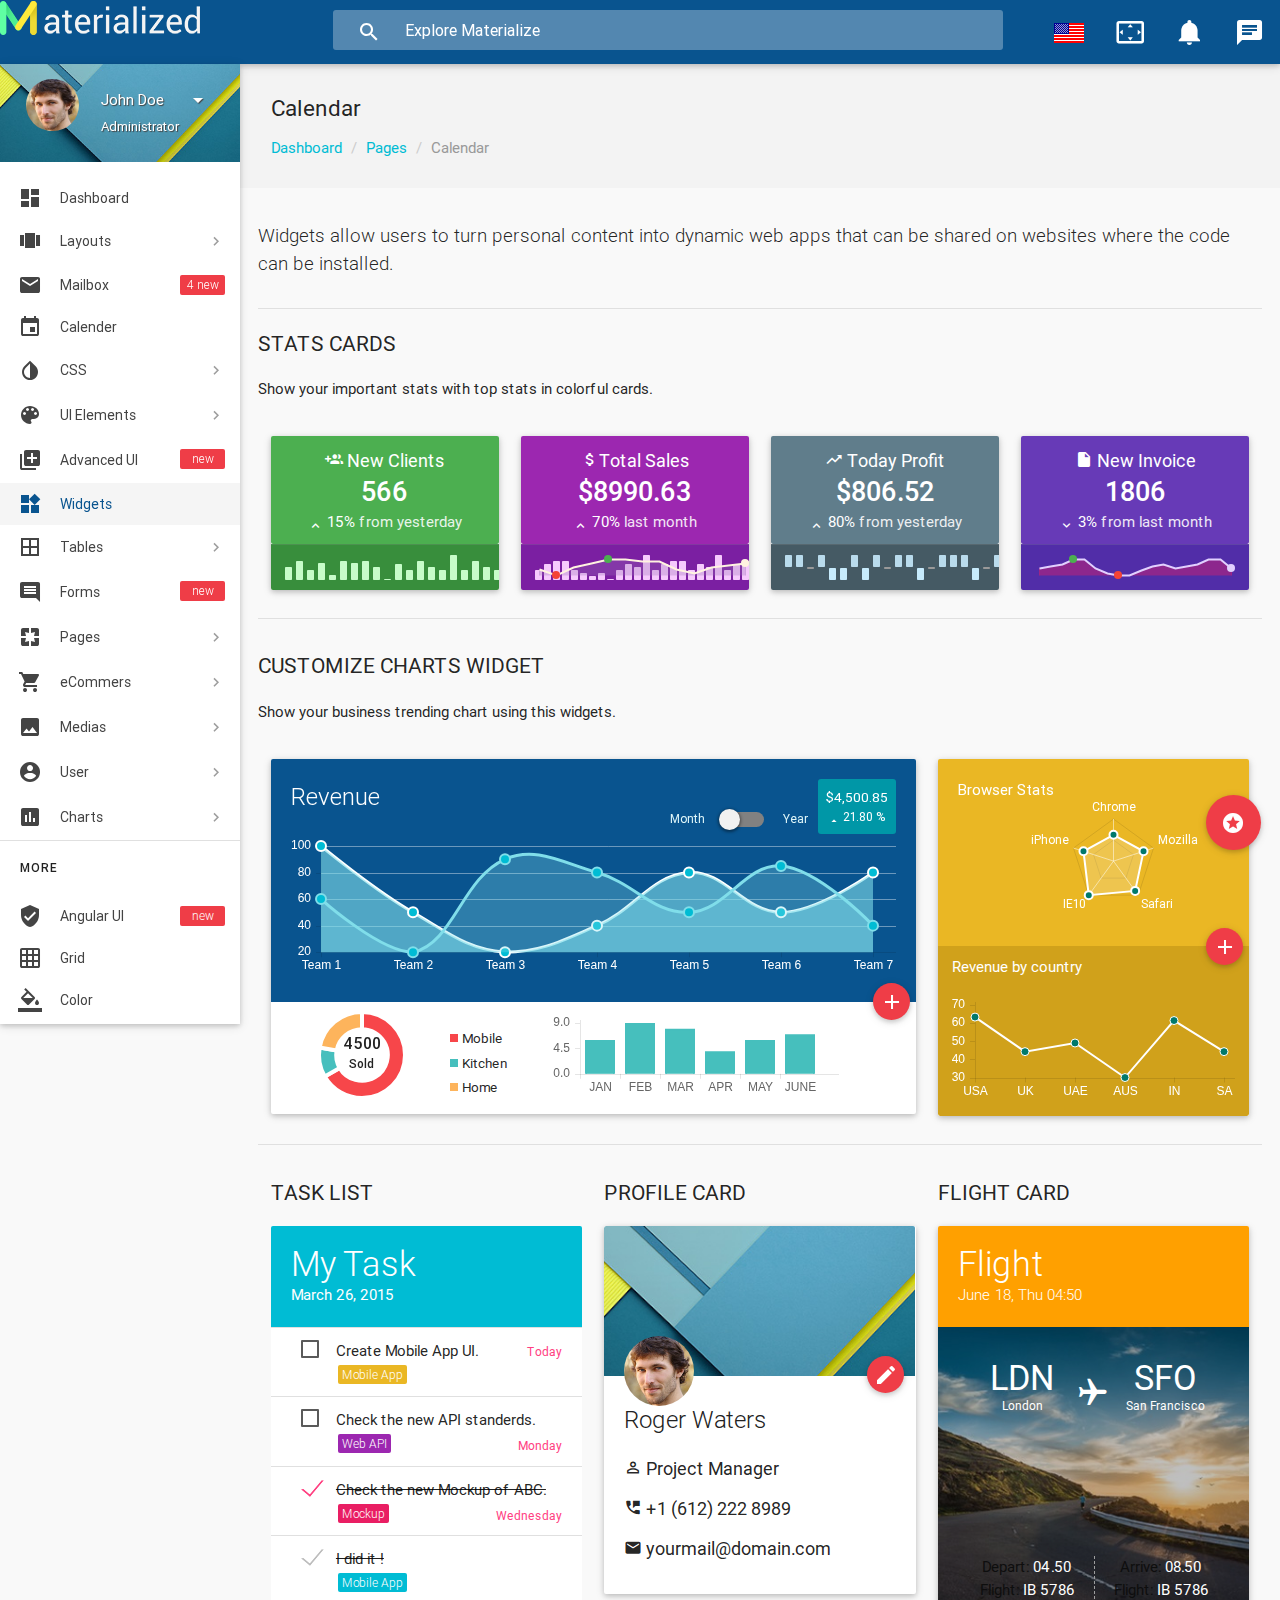
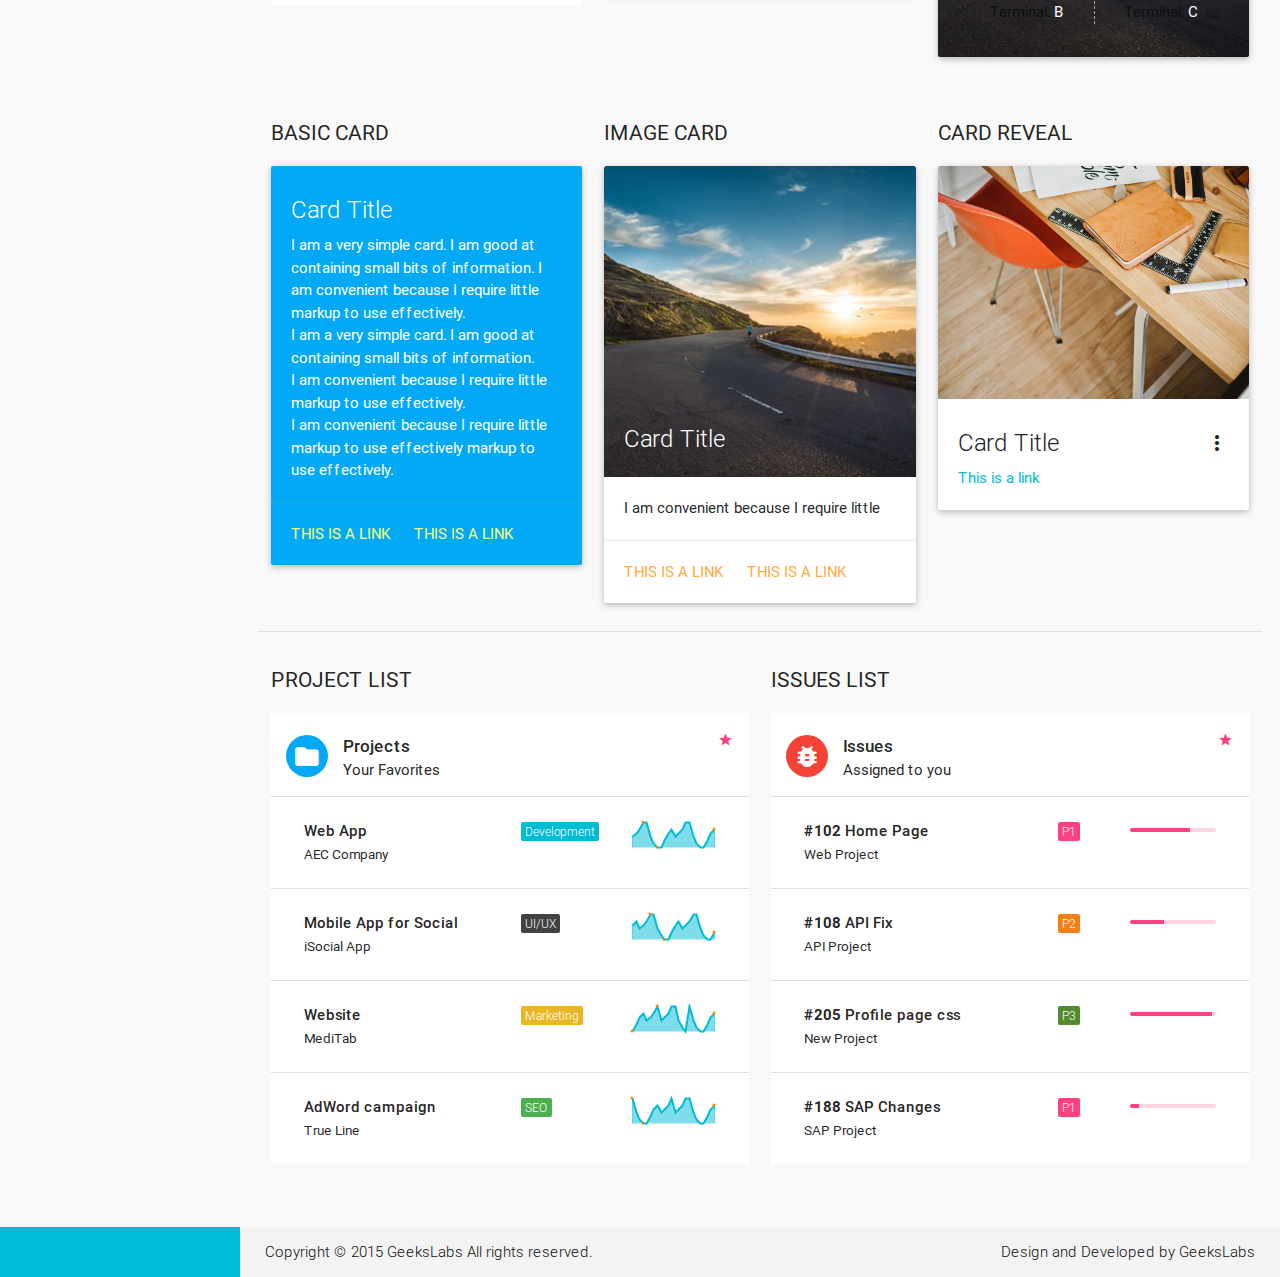
<file: app-widget.html>
<!DOCTYPE html>
<html lang="en">

<!--================================================================================
	Item Name: Materialize - Material Design Admin Template
	Version: 3.1
	Author: GeeksLabs
	Author URL: http://www.themeforest.net/user/geekslabs
================================================================================ -->

<head>
  <meta http-equiv="Content-Type" content="text/html; charset=UTF-8">
  <meta name="viewport" content="width=device-width, initial-scale=1, maximum-scale=1.0, user-scalable=no">
  <meta http-equiv="X-UA-Compatible" content="IE=edge">
  <meta name="msapplication-tap-highlight" content="no">
  <meta name="description" content="Materialize is a Material Design Admin Template,It's modern, responsive and based on Material Design by Google. ">
  <meta name="keywords" content="materialize, admin template, dashboard template, flat admin template, responsive admin template,">
  <title>Widget | Materialize - Material Design Admin Template</title>

  <!-- Favicons-->
  <link rel="icon" href="images/favicon/favicon-32x32.png" sizes="32x32">
  <!-- Favicons-->
  <link rel="apple-touch-icon-precomposed" href="images/favicon/apple-touch-icon-152x152.png">
  <!-- For iPhone -->
  <meta name="msapplication-TileColor" content="#00bcd4">
  <meta name="msapplication-TileImage" content="images/favicon/mstile-144x144.png">
  <!-- For Windows Phone -->


  <!-- CORE CSS-->
  
  <link href="css/materialize.css" type="text/css" rel="stylesheet" media="screen,projection">
  <link href="css/style.css" type="text/css" rel="stylesheet" media="screen,projection">
    <!-- Custome CSS-->    
    <link href="css/custom/custom.css" type="text/css" rel="stylesheet" media="screen,projection">


  <!-- INCLUDED PLUGIN CSS ON THIS PAGE -->
  <link href="js/plugins/prism/prism.css" type="text/css" rel="stylesheet" media="screen,projection">
  <link href="js/plugins/perfect-scrollbar/perfect-scrollbar.css" type="text/css" rel="stylesheet" media="screen,projection">
  <link href="js/plugins/chartist-js/chartist.min.css" type="text/css" rel="stylesheet" media="screen,projection">


</head>

<body>
  <!-- Start Page Loading -->
    <div id="loader-wrapper">
        <div id="loader"></div>        
        <div class="loader-section section-left"></div>
        <div class="loader-section section-right"></div>
    </div>
    <!-- End Page Loading -->

  <!-- //////////////////////////////////////////////////////////////////////////// -->

  <!-- START HEADER -->
  <header id="header" class="page-topbar">
        <!-- start header nav-->
        <div class="navbar-fixed">
            <nav class="navbar-color">
                <div class="nav-wrapper">
                    <ul class="left">                      
                      <li><h1 class="logo-wrapper"><a href="index.html" class="brand-logo darken-1"><img src="images/materialize-logo.png" alt="materialize logo"></a> <span class="logo-text">Materialize</span></h1></li>
                    </ul>
                    <div class="header-search-wrapper hide-on-med-and-down">
                        <i class="mdi-action-search"></i>
                        <input type="text" name="Search" class="header-search-input z-depth-2" placeholder="Explore Materialize"/>
                    </div>
                    <ul class="right hide-on-med-and-down">
                        <li><a href="javascript:void(0);" class="waves-effect waves-block waves-light translation-button"  data-activates="translation-dropdown"><img src="images/flag-icons/United-States.png" alt="USA" /></a>
                        </li>
                        <li><a href="javascript:void(0);" class="waves-effect waves-block waves-light toggle-fullscreen"><i class="mdi-action-settings-overscan"></i></a>
                        </li>
                        <li><a href="javascript:void(0);" class="waves-effect waves-block waves-light notification-button" data-activates="notifications-dropdown"><i class="mdi-social-notifications"><small class="notification-badge">5</small></i>
                        
                        </a>
                        </li>                        
                        <li><a href="#" data-activates="chat-out" class="waves-effect waves-block waves-light chat-collapse"><i class="mdi-communication-chat"></i></a>
                        </li>
                    </ul>
                    <!-- translation-button -->
                    <ul id="translation-dropdown" class="dropdown-content">
                      <li>
                        <a href="#!"><img src="images/flag-icons/United-States.png" alt="English" />  <span class="language-select">English</span></a>
                      </li>
                      <li>
                        <a href="#!"><img src="images/flag-icons/France.png" alt="French" />  <span class="language-select">French</span></a>
                      </li>
                      <li>
                        <a href="#!"><img src="images/flag-icons/China.png" alt="Chinese" />  <span class="language-select">Chinese</span></a>
                      </li>
                      <li>
                        <a href="#!"><img src="images/flag-icons/Germany.png" alt="German" />  <span class="language-select">German</span></a>
                      </li>
                      
                    </ul>
                    <!-- notifications-dropdown -->
                    <ul id="notifications-dropdown" class="dropdown-content">
                      <li>
                        <h5>NOTIFICATIONS <span class="new badge">5</span></h5>
                      </li>
                      <li class="divider"></li>
                      <li>
                        <a href="#!"><i class="mdi-action-add-shopping-cart"></i> A new order has been placed!</a>
                        <time class="media-meta" datetime="2015-06-12T20:50:48+08:00">2 hours ago</time>
                      </li>
                      <li>
                        <a href="#!"><i class="mdi-action-stars"></i> Completed the task</a>
                        <time class="media-meta" datetime="2015-06-12T20:50:48+08:00">3 days ago</time>
                      </li>
                      <li>
                        <a href="#!"><i class="mdi-action-settings"></i> Settings updated</a>
                        <time class="media-meta" datetime="2015-06-12T20:50:48+08:00">4 days ago</time>
                      </li>
                      <li>
                        <a href="#!"><i class="mdi-editor-insert-invitation"></i> Director meeting started</a>
                        <time class="media-meta" datetime="2015-06-12T20:50:48+08:00">6 days ago</time>
                      </li>
                      <li>
                        <a href="#!"><i class="mdi-action-trending-up"></i> Generate monthly report</a>
                        <time class="media-meta" datetime="2015-06-12T20:50:48+08:00">1 week ago</time>
                      </li>
                    </ul>
                </div>
            </nav>
        </div>
        <!-- end header nav-->
  </header>
  <!-- END HEADER -->

  <!-- //////////////////////////////////////////////////////////////////////////// -->

  <!-- START MAIN -->
  <div id="main">
    <!-- START WRAPPER -->
    <div class="wrapper">

      <!-- START LEFT SIDEBAR NAV-->
      <aside id="left-sidebar-nav">
        <ul id="slide-out" class="side-nav fixed leftside-navigation">
            <li class="user-details cyan darken-2">
            <div class="row">
                <div class="col col s4 m4 l4">
                    <img src="images/avatar.jpg" alt="" class="circle responsive-img valign profile-image">
                </div>
                <div class="col col s8 m8 l8">
                    <ul id="profile-dropdown" class="dropdown-content">
                        <li><a href="#"><i class="mdi-action-face-unlock"></i> Profile</a>
                        </li>
                        <li><a href="#"><i class="mdi-action-settings"></i> Settings</a>
                        </li>
                        <li><a href="#"><i class="mdi-communication-live-help"></i> Help</a>
                        </li>
                        <li class="divider"></li>
                        <li><a href="#"><i class="mdi-action-lock-outline"></i> Lock</a>
                        </li>
                        <li><a href="#"><i class="mdi-hardware-keyboard-tab"></i> Logout</a>
                        </li>
                    </ul>
                    <a class="btn-flat dropdown-button waves-effect waves-light white-text profile-btn" href="#" data-activates="profile-dropdown">John Doe<i class="mdi-navigation-arrow-drop-down right"></i></a>
                    <p class="user-roal">Administrator</p>
                </div>
            </div>
            </li>
            <li class="bold"><a href="index.html" class="waves-effect waves-cyan"><i class="mdi-action-dashboard"></i> Dashboard</a>
            </li>
            <li class="no-padding">
                <ul class="collapsible collapsible-accordion">
                    <li class="bold"><a class="collapsible-header waves-effect waves-cyan"><i class="mdi-action-view-carousel"></i> Layouts</a>
                        <div class="collapsible-body">
                            <ul>
                                <li><a href="layout-fullscreen.html">Full Screen</a>
                                </li>
                                <li><a href="layout-horizontal-menu.html">Horizontal Menu</a>
                                </li>
                            </ul>
                        </div>
                    </li>
                </ul>
            </li>
            <li class="bold"><a href="app-email.html" class="waves-effect waves-cyan"><i class="mdi-communication-email"></i> Mailbox <span class="new badge">4</span></a>
            </li>
            <li class="bold"><a href="app-calendar.html" class="waves-effect waves-cyan"><i class="mdi-editor-insert-invitation"></i> Calender</a>
            </li>
            <li class="no-padding">
                <ul class="collapsible collapsible-accordion">
                    <li class="bold"><a class="collapsible-header waves-effect waves-cyan"><i class="mdi-action-invert-colors"></i> CSS</a>
                        <div class="collapsible-body">
                            <ul>
                                <li><a href="css-typography.html">Typography</a>
                                </li>
                                <li><a href="css-icons.html">Icons</a>
                                </li>
                                <li><a href="css-animations.html">Animations</a>
                                </li>
                                <li><a href="css-shadow.html">Shadow</a>
                                </li>
                                <li><a href="css-media.html">Media</a>
                                </li>
                                <li><a href="css-sass.html">Sass</a>
                                </li>
                            </ul>
                        </div>
                    </li>
                    <li class="bold"><a class="collapsible-header  waves-effect waves-cyan"><i class="mdi-image-palette"></i> UI Elements</a>
                        <div class="collapsible-body">
                            <ul>
                                <li><a href="ui-alerts.html">Alerts</a>
                                </li>
                                <li><a href="ui-buttons.html">Buttons</a>
                                </li>
                                <li><a href="ui-badges.html">Badges</a>
                                </li>
                                <li><a href="ui-breadcrumbs.html">Breadcrumbs</a>
                                </li>
                                <li><a href="ui-collections.html">Collections</a>
                                </li>
                                <li><a href="ui-collapsibles.html">Collapsibles</a>
                                </li>
                                <li><a href="ui-tabs.html">Tabs</a>
                                </li>
                                <li><a href="ui-navbar.html">Navbar</a>
                                </li>
                                <li><a href="ui-pagination.html">Pagination</a>
                                </li>
                                <li><a href="ui-preloader.html">Preloader</a>
                                </li>
                                <li><a href="ui-toasts.html">Toasts</a>
                                </li>
                                <li><a href="ui-tooltip.html">Tooltip</a>
                                </li>
                                <li><a href="ui-waves.html">Waves</a>
                                </li>
                            </ul>
                        </div>
                    </li>
                    <li class="bold"><a class="collapsible-header waves-effect waves-cyan"><i class="mdi-av-queue"></i> Advanced UI <span class="new badge"></span></a>
                        <div class="collapsible-body">
                            <ul>
                                <li><a href="advanced-ui-chips.html">Chips</a>
                                </li>
                                <li><a href="advanced-ui-cards.html">Cards</a>
                                </li>
                                <li><a href="advanced-ui-modals.html">Modals</a>
                                </li>
                                <li><a href="advanced-ui-media.html">Media</a>
                                </li>
                                <li><a href="advanced-ui-range-slider.html">Range Slider</a>
                                </li>
                                <li><a href="advanced-ui-sweetalert.html">SweetAlert</a>
                                </li>
                                <li><a href="advanced-ui-nestable.html">Shortable & Nestable</a>
                                </li>
                                <li><a href="advanced-ui-translation.html">Language Translation</a>
                                </li>
                                <li><a href="advanced-ui-highlight.html">Highlight</a>
                                </li>
                            </ul>
                        </div>
                    </li>
                    <li class="bold active"><a href="app-widget.html" class="waves-effect waves-cyan"><i class="mdi-device-now-widgets"></i> Widgets</a>
                    </li>
                    <li class="bold"><a class="collapsible-header  waves-effect waves-cyan"><i class="mdi-editor-border-all"></i> Tables</a>
                        <div class="collapsible-body">
                            <ul>
                                <li><a href="table-basic.html">Basic Tables</a>
                                </li>
                                <li><a href="table-data.html">Data Tables</a>
                                </li>
                                <li><a href="table-jsgrid.html">jsGrid</a>
                                </li>
                                <li><a href="table-editable.html">Editable Table</a>
                                </li>
                                <li><a href="table-floatThead.html">floatThead</a>
                                </li>
                            </ul>
                        </div>
                    </li>
                    <li class="bold"><a class="collapsible-header  waves-effect waves-cyan"><i class="mdi-editor-insert-comment"></i> Forms <span class="new badge"></span></a>
                        <div class="collapsible-body">
                            <ul>
                                <li><a href="form-elements.html">Form Elements</a>
                                </li>
                                <li><a href="form-layouts.html">Form Layouts</a>
                                </li>
                                <li><a href="form-validation.html">Form Validations</a>
                                </li>
                                <li><a href="form-masks.html">Form Masks</a>
                                </li>
                                <li><a href="form-file-uploads.html">File Uploads</a>
                                </li>
                            </ul>
                        </div>
                    </li>
                    <li class="bold"><a class="collapsible-header  waves-effect waves-cyan"><i class="mdi-social-pages"></i> Pages</a>
                        <div class="collapsible-body">
                            <ul>                                        
                                <li><a href="page-contact.html">Contact Page</a>
                                </li>
                                <li><a href="page-todo.html">ToDos</a>
                                </li>
                                <li><a href="page-blog-1.html">Blog Type 1</a>
                                </li>
                                <li><a href="page-blog-2.html">Blog Type 2</a>
                                </li>
                                <li><a href="page-404.html">404</a>
                                </li>
                                <li><a href="page-500.html">500</a>
                                </li>
                                <li><a href="page-blank.html">Blank</a>
                                </li>
                            </ul>
                        </div>
                    </li>
                    <li class="bold"><a class="collapsible-header  waves-effect waves-cyan"><i class="mdi-action-shopping-cart"></i> eCommers</a>
                        <div class="collapsible-body">
                            <ul>
                                <li><a href="eCommerce-products-page.html">Products Page</a>
                                </li>                                        
                                <li><a href="eCommerce-pricing.html">Pricing Table</a>
                                </li>
                                <li><a href="eCommerce-invoice.html">Invoice</a>
                                </li>
                            </ul>
                        </div>
                    </li>
                    <li class="bold"><a class="collapsible-header  waves-effect waves-cyan"><i class="mdi-image-image"></i> Medias</a>
                        <div class="collapsible-body">
                            <ul>                                        
                                <li><a href="media-gallary-page.html">Gallery Page</a>
                                </li>
                                <li><a href="media-hover-effects.html">Image Hover Effects</a>
                                </li>
                            </ul>
                        </div>
                    </li>
                    <li class="bold"><a class="collapsible-header  waves-effect waves-cyan"><i class="mdi-action-account-circle"></i> User</a>
                        <div class="collapsible-body">
                            <ul>     
                                <li><a href="user-profile-page.html">User Profile</a>
                                </li>                                   
                                <li><a href="user-login.html">Login</a>
                                </li>                                        
                                <li><a href="user-register.html">Register</a>
                                </li>
                                <li><a href="user-forgot-password.html">Forgot Password</a>
                                </li>
                                <li><a href="user-lock-screen.html">Lock Screen</a>
                                </li>                                        
                                
                            </ul>
                        </div>
                    </li>
                    
                    <li class="bold"><a class="collapsible-header waves-effect waves-cyan"><i class="mdi-editor-insert-chart"></i> Charts</a>
                        <div class="collapsible-body">
                            <ul>
                                <li><a href="charts-chartjs.html">Chart JS</a>
                                </li>
                                <li><a href="charts-chartist.html">Chartist</a>
                                </li>
                                <li><a href="charts-morris.html">Morris Charts</a>
                                </li>
                                <li><a href="charts-xcharts.html">xCharts</a>
                                </li>
                                <li><a href="charts-flotcharts.html">Flot Charts</a>
                                </li>
                                <li><a href="charts-sparklines.html">Sparkline Charts</a>
                                </li>
                            </ul>
                        </div>
                    </li>
                </ul>
            </li>
            <li class="li-hover"><div class="divider"></div></li>
            <li class="li-hover"><p class="ultra-small margin more-text">MORE</p></li>
            <li><a href="angular-ui.html"><i class="mdi-action-verified-user"></i> Angular UI  <span class="new badge"></span></a>
            </li>
            <li><a href="css-grid.html"><i class="mdi-image-grid-on"></i> Grid</a>
            </li>
            <li><a href="css-color.html"><i class="mdi-editor-format-color-fill"></i> Color</a>
            </li>
            <li><a href="css-helpers.html"><i class="mdi-communication-live-help"></i> Helpers</a>
            </li>
            <li><a href="changelogs.html"><i class="mdi-action-swap-vert-circle"></i> Changelogs</a>
            </li>                    
            <li class="li-hover"><div class="divider"></div></li>
            <li class="li-hover"><p class="ultra-small margin more-text">Daily Sales</p></li>
            <li class="li-hover">
                <div class="row">
                    <div class="col s12 m12 l12">
                        <div class="sample-chart-wrapper">                            
                            <div class="ct-chart ct-golden-section" id="ct2-chart"></div>
                        </div>
                    </div>
                </div>
            </li>
        </ul>
        <a href="#" data-activates="slide-out" class="sidebar-collapse btn-floating btn-medium waves-effect waves-light hide-on-large-only cyan"><i class="mdi-navigation-menu"></i></a>
        </aside>
      <!-- END LEFT SIDEBAR NAV-->

      <!-- //////////////////////////////////////////////////////////////////////////// -->

      <!-- START CONTENT -->
      <section id="content">

        <!--breadcrumbs start-->
        <div id="breadcrumbs-wrapper">
            <!-- Search for small screen -->
            <div class="header-search-wrapper grey hide-on-large-only">
                <i class="mdi-action-search active"></i>
                <input type="text" name="Search" class="header-search-input z-depth-2" placeholder="Explore Materialize">
            </div>
          <div class="container">
            <div class="row">
              <div class="col s12 m12 l12">
                <h5 class="breadcrumbs-title">Calendar</h5>
                <ol class="breadcrumbs">
                  <li><a href="index.html">Dashboard</a>
                  </li>
                  <li><a href="#">Pages</a>
                  </li>
                  <li class="active">Calendar</li>
                </ol>
              </div>
            </div>
          </div>
        </div>
        <!--breadcrumbs end-->


        <!--start container-->
        <div class="container">
          <div class="section">

            <p class="caption">Widgets allow users to turn personal content into dynamic web apps that can be shared on websites where the code can be installed.</p>
            <div class="divider"></div>
            
            <!--card stats start-->
            <div id="card-stats" class="seaction">
              <h4 class="header">Stats Cards</h4>
              <p> Show your important stats with top stats in colorful cards.</p>
              <div class="row">
                            <div class="col s12 m6 l3">
                                <div class="card">
                                    <div class="card-content  green white-text">
                                        <p class="card-stats-title"><i class="mdi-social-group-add"></i> New Clients</p>
                                        <h4 class="card-stats-number">566</h4>
                                        <p class="card-stats-compare"><i class="mdi-hardware-keyboard-arrow-up"></i> 15% <span class="green-text text-lighten-5">from yesterday</span>
                                        </p>
                                    </div>
                                    <div class="card-action  green darken-2">
                                        <div id="clients-bar" class="center-align"></div>
                                    </div>
                                </div>
                            </div>
                            <div class="col s12 m6 l3">
                                <div class="card">
                                    <div class="card-content purple white-text">
                                        <p class="card-stats-title"><i class="mdi-editor-attach-money"></i>Total Sales</p>
                                        <h4 class="card-stats-number">$8990.63</h4>
                                        <p class="card-stats-compare"><i class="mdi-hardware-keyboard-arrow-up"></i> 70% <span class="purple-text text-lighten-5">last month</span>
                                        </p>
                                    </div>
                                    <div class="card-action purple darken-2">
                                        <div id="sales-compositebar" class="center-align"></div>

                                    </div>
                                </div>
                            </div>                            
                            <div class="col s12 m6 l3">
                                <div class="card">
                                    <div class="card-content blue-grey white-text">
                                        <p class="card-stats-title"><i class="mdi-action-trending-up"></i> Today Profit</p>
                                        <h4 class="card-stats-number">$806.52</h4>
                                        <p class="card-stats-compare"><i class="mdi-hardware-keyboard-arrow-up"></i> 80% <span class="blue-grey-text text-lighten-5">from yesterday</span>
                                        </p>
                                    </div>
                                    <div class="card-action blue-grey darken-2">
                                        <div id="profit-tristate" class="center-align"></div>
                                    </div>
                                </div>
                            </div>
                            <div class="col s12 m6 l3">
                                <div class="card">
                                    <div class="card-content deep-purple white-text">
                                        <p class="card-stats-title"><i class="mdi-editor-insert-drive-file"></i> New Invoice</p>
                                        <h4 class="card-stats-number">1806</h4>
                                        <p class="card-stats-compare"><i class="mdi-hardware-keyboard-arrow-down"></i> 3% <span class="deep-purple-text text-lighten-5">from last month</span>
                                        </p>
                                    </div>
                                    <div class="card-action  deep-purple darken-2">
                                        <div id="invoice-line" class="center-align"></div>
                                    </div>
                                </div>
                            </div>                            
                        </div>
            </div>
            <!--card stats end-->

            <!-- //////////////////////////////////////////////////////////////////////////// -->
            <div class="divider"></div>
            <!--chart dashboard start-->
            <div id="chart-dashboard" class="seaction">
              <h4 class="header">Customize Charts Widget</h4>
              <p>Show your business trending chart using this widgets.</p>
              <div class="row">
                <div class="col s12 m8 l8">
                    <div class="card">
                        <div class="card-move-up waves-effect waves-block waves-light">
                            <div class="move-up cyan darken-1">
                                <div>
                                    <span class="chart-title white-text">Revenue</span>
                                    <div class="chart-revenue cyan darken-2 white-text">
                                        <p class="chart-revenue-total">$4,500.85</p>
                                        <p class="chart-revenue-per"><i class="mdi-navigation-arrow-drop-up"></i> 21.80 %</p>
                                    </div>
                                    <div class="switch chart-revenue-switch right">
                                        <label class="cyan-text text-lighten-5">
                                          Month
                                          <input type="checkbox">
                                          <span class="lever"></span> Year
                                        </label>
                                    </div>
                                </div>
                                <div class="trending-line-chart-wrapper">
                                    <canvas id="trending-line-chart" height="70"></canvas>
                                </div>
                            </div>
                        </div>
                        <div class="card-content">
                            <a class="btn-floating btn-move-up waves-effect waves-light darken-2 right"><i class="mdi-content-add activator"></i></a>
                            <div class="col s12 m3 l3">
                                <div id="doughnut-chart-wrapper">
                                    <canvas id="doughnut-chart" height="200"></canvas>
                                    <div class="doughnut-chart-status">4500
                                        <p class="ultra-small center-align">Sold</p>
                                    </div>
                                </div>
                            </div>
                            <div class="col s12 m2 l2">
                                <ul class="doughnut-chart-legend">
                                    <li class="mobile ultra-small"><span class="legend-color"></span>Mobile</li>
                                    <li class="kitchen ultra-small"><span class="legend-color"></span> Kitchen</li>
                                    <li class="home ultra-small"><span class="legend-color"></span> Home</li>
                                </ul>
                            </div>
                            <div class="col s12 m5 l6">
                                <div class="trending-bar-chart-wrapper">
                                    <canvas id="trending-bar-chart" height="90"></canvas>                                                
                                </div>
                            </div>
                        </div>

                        <div class="card-reveal">
                            <span class="card-title grey-text text-darken-4">Revenue by Month <i class="mdi-navigation-close right"></i></span>
                            <table class="responsive-table">
                                <thead>
                                    <tr>
                                        <th data-field="id">ID</th>
                                        <th data-field="month">Month</th>
                                        <th data-field="item-sold">Item Sold</th>
                                        <th data-field="item-price">Item Price</th>
                                        <th data-field="total-profit">Total Profit</th>
                                    </tr>
                                </thead>
                                <tbody>
                                    <tr>
                                        <td>1</td>
                                        <td>January</td>
                                        <td>122</td>
                                        <td>100</td>
                                        <td>$122,00.00</td>
                                    </tr>
                                    <tr>
                                        <td>2</td>
                                        <td>February</td>
                                        <td>122</td>
                                        <td>100</td>
                                        <td>$122,00.00</td>
                                    </tr>
                                    <tr>
                                        <td>3</td>
                                        <td>March</td>
                                        <td>122</td>
                                        <td>100</td>
                                        <td>$122,00.00</td>
                                    </tr>
                                    <tr>
                                        <td>4</td>
                                        <td>April</td>
                                        <td>122</td>
                                        <td>100</td>
                                        <td>$122,00.00</td>
                                    </tr>
                                    <tr>
                                        <td>5</td>
                                        <td>May</td>
                                        <td>122</td>
                                        <td>100</td>
                                        <td>$122,00.00</td>
                                    </tr>
                                    <tr>
                                        <td>6</td>
                                        <td>June</td>
                                        <td>122</td>
                                        <td>100</td>
                                        <td>$122,00.00</td>
                                    </tr>
                                    <tr>
                                        <td>7</td>
                                        <td>July</td>
                                        <td>122</td>
                                        <td>100</td>
                                        <td>$122,00.00</td>
                                    </tr>
                                    <tr>
                                        <td>8</td>
                                        <td>August</td>
                                        <td>122</td>
                                        <td>100</td>
                                        <td>$122,00.00</td>
                                    </tr>
                                    <tr>
                                        <td>9</td>
                                        <td>Septmber</td>
                                        <td>122</td>
                                        <td>100</td>
                                        <td>$122,00.00</td>
                                    </tr>
                                    <tr>
                                        <td>10</td>
                                        <td>Octomber</td>
                                        <td>122</td>
                                        <td>100</td>
                                        <td>$122,00.00</td>
                                    </tr>
                                    <tr>
                                        <td>11</td>
                                        <td>November</td>
                                        <td>122</td>
                                        <td>100</td>
                                        <td>$122,00.00</td>
                                    </tr>
                                    <tr>
                                        <td>12</td>
                                        <td>December</td>
                                        <td>122</td>
                                        <td>100</td>
                                        <td>$122,00.00</td>
                                    </tr>
                                </tbody>
                            </table>
                        </div>
                    </div>
                </div>

                <div class="col s12 m4 l4">
                                <div class="card">
                                    <div class="card-move-up teal waves-effect waves-block waves-light">
                                        <div class="move-up">
                                            <p class="margin white-text">Browser Stats</p>
                                            <canvas id="trending-radar-chart" height="114"></canvas>
                                        </div>
                                    </div>
                                    <div class="card-content  teal darken-2">
                                        <a class="btn-floating btn-move-up waves-effect waves-light darken-2 right"><i class="mdi-content-add activator"></i></a>
                                        <div class="line-chart-wrapper">
                                            <p class="margin white-text">Revenue by country</p>
                                            <canvas id="line-chart" height="114"></canvas>
                                        </div>
                                    </div>
                                    <div class="card-reveal">
                                        <span class="card-title grey-text text-darken-4">Revenue by country <i class="mdi-navigation-close right"></i></span>
                                        <table class="responsive-table">
                                            <thead>
                                                <tr>
                                                    <th data-field="country-name">Country Name</th>
                                                    <th data-field="item-sold">Item Sold</th>
                                                    <th data-field="total-profit">Total Profit</th>
                                                </tr>
                                            </thead>
                                            <tbody>
                                                <tr>
                                                    <td>USA</td>
                                                    <td>65</td>
                                                    <td>$452.55</td>
                                                </tr>
                                                <tr>
                                                    <td>UK</td>
                                                    <td>76</td>
                                                    <td>$452.55</td>
                                                </tr>
                                                <tr>
                                                    <td>Canada</td>
                                                    <td>65</td>
                                                    <td>$452.55</td>
                                                </tr>
                                                <tr>
                                                    <td>Brazil</td>
                                                    <td>76</td>
                                                    <td>$452.55</td>
                                                </tr>
                                                <tr>

                                                    <td>India</td>
                                                    <td>65</td>
                                                    <td>$452.55</td>
                                                </tr>
                                                <tr>
                                                    <td>France</td>
                                                    <td>76</td>
                                                    <td>$452.55</td>
                                                </tr>
                                                <tr>
                                                    <td>Austrelia</td>
                                                    <td>65</td>
                                                    <td>$452.55</td>
                                                </tr>
                                                <tr>
                                                    <td>Russia</td>
                                                    <td>76</td>
                                                    <td>$452.55</td>
                                                </tr>
                                            </tbody>
                                        </table>
                                    </div>
                                </div>
                            </div>
              </div>
            </div>
            <!--chart dashboard end-->

            <!-- //////////////////////////////////////////////////////////////////////////// -->
            <div class="divider"></div>
            <!--card widgets start-->
            <div id="card-widgets" class="seaction">
              <div class="row">

                <div class="col s12 m4 l4">
                  <h4 class="header">Task List</h4>
                  <ul id="task-card" class="collection with-header">
                    <li class="collection-header cyan">
                      <h4 class="task-card-title">My Task</h4>
                      <p class="task-card-date">March 26, 2015</p>
                    </li>
                    <li class="collection-item dismissable">
                      <input type="checkbox" id="task1" />
                      <label for="task1">Create Mobile App UI. <a href="#" class="secondary-content"><span class="ultra-small">Today</span></a>
                      </label>
                      <span class="task-cat teal">Mobile App</span>
                    </li>
                    <li class="collection-item dismissable">
                      <input type="checkbox" id="task2" />
                      <label for="task2">Check the new API standerds. <a href="#" class="secondary-content"><span class="ultra-small">Monday</span></a>
                      </label>
                      <span class="task-cat purple">Web API</span>
                    </li>
                    <li class="collection-item dismissable">
                      <input type="checkbox" id="task3" checked="checked" />
                      <label for="task3">Check the new Mockup of ABC. <a href="#" class="secondary-content"><span class="ultra-small">Wednesday</span></a>
                      </label>
                      <span class="task-cat pink">Mockup</span>
                    </li>
                    <li class="collection-item dismissable">
                      <input type="checkbox" id="task4" checked="checked" disabled="disabled" />
                      <label for="task4">I did it !</label>
                      <span class="task-cat cyan">Mobile App</span>
                    </li>
                  </ul>
                </div>

                <div class="col s12 m4 l4">
                  <h4 class="header">Profile Card</h4>
                  <div id="profile-card" class="card">
                    <div class="card-image waves-effect waves-block waves-light">
                      <img class="activator" src="images/user-bg.jpg" alt="user bg">
                    </div>
                    <div class="card-content">
                      <img src="images/avatar.jpg" alt="" class="circle responsive-img activator card-profile-image">
                      <a class="btn-floating activator btn-move-up waves-effect waves-light darken-2 right">
                        <i class="mdi-editor-mode-edit"></i>
                      </a>

                      <span class="card-title activator grey-text text-darken-4">Roger Waters</span>
                      <p><i class="mdi-action-perm-identity"></i> Project Manager</p>
                      <p><i class="mdi-action-perm-phone-msg"></i> +1 (612) 222 8989</p>
                      <p><i class="mdi-communication-email"></i> yourmail@domain.com</p>

                    </div>
                    <div class="card-reveal">
                      <span class="card-title grey-text text-darken-4">Roger Waters <i class="mdi-navigation-close right"></i></span>
                      <p>Here is some more information about this card.</p>
                      <p><i class="mdi-action-perm-identity"></i> Project Manager</p>
                      <p><i class="mdi-action-perm-phone-msg"></i> +1 (612) 222 8989</p>
                      <p><i class="mdi-communication-email"></i> yourmail@domain.com</p>
                      <p><i class="mdi-social-cake"></i> 18th June 1990
                        <p>
                          <p><i class="mdi-device-airplanemode-on"></i> BAR - AUS
                            <p>
                    </div>
                  </div>
                </div>

                <div class="col s12 m12 l4">
                  <h4 class="header">Flight Card</h4>
                  <div id="flight-card" class="card">
                    <div class="card-header amber darken-2">
                      <div class="card-title">
                        <h4 class="flight-card-title">Flight</h4>
                        <p class="flight-card-date">June 18, Thu 04:50</p>
                      </div>
                    </div>
                    <div class="card-content-bg white-text">
                      <div class="card-content">
                        <div class="row flight-state-wrapper">
                          <div class="col s5 m5 l5 center-align">
                            <div class="flight-state">
                              <h4 class="margin">LDN</h4>
                              <p class="ultra-small">London</p>
                            </div>
                          </div>
                          <div class="col s2 m2 l2 center-align">
                            <i class="mdi-device-airplanemode-on flight-icon"></i>
                          </div>
                          <div class="col s5 m5 l5 center-align">
                            <div class="flight-state">
                              <h4 class="margin">SFO</h4>
                              <p class="ultra-small">San Francisco</p>
                            </div>
                          </div>
                        </div>
                        <div class="row">
                          <div class="col s6 m6 l6 center-align">
                            <div class="flight-info">
                              <p class="small"><span class="grey-text text-lighten-4">Depart:</span> 04.50</p>
                              <p class="small"><span class="grey-text text-lighten-4">Flight:</span> IB 5786</p>
                              <p class="small"><span class="grey-text text-lighten-4">Terminal:</span> B</p>
                            </div>
                          </div>
                          <div class="col s6 m6 l6 center-align flight-state-two">
                            <div class="flight-info">
                              <p class="small"><span class="grey-text text-lighten-4">Arrive:</span> 08.50</p>
                              <p class="small"><span class="grey-text text-lighten-4">Flight:</span> IB 5786</p>
                              <p class="small"><span class="grey-text text-lighten-4">Terminal:</span> C</p>
                            </div>
                          </div>
                        </div>
                      </div>
                    </div>
                  </div>
                </div>

              </div>
              
              <div class="row">
                <div class="col s12 m4 l4">
                  <h4 class="header">Basic Card</h4>
                  <div class="card  light-blue">
                      <div class="card-content white-text">
                        <span class="card-title">Card Title</span>
                        <p>I am a very simple card. I am good at containing small bits of information. I am convenient because I require little markup to use effectively.</p>
                        <p>I am a very simple card. I am good at containing small bits of information.</p>
                        <p>I am convenient because I require little markup to use effectively.</p>
                        <p>I am convenient because I require little markup to use effectively markup to use effectively.</p>
                      </div>
                      <div class="card-action">
                        <a href="#" class="lime-text text-accent-1">This is a link</a>
                        <a href="#" class="lime-text text-accent-1">This is a link</a>
                      </div>
                    </div>
                </div>
                
                <div class="col s12 m4 l4">
                  <h4 class="header">Image Card</h4>
                  <div class="card">
                      <div class="card-image">
                        <img src="images/sample-1.jpg" alt="sample image">

                        <span class="card-title">Card Title</span>
                      </div>
                      <div class="card-content">
                         <p>I am convenient because I require little</p>
                      </div>
                      <div class="card-action">
                        <a href="#">This is a link</a>
                        <a href="#">This is a link</a>
                      </div>
                    </div>
                </div>
                
                <div class="col s12 m4 l4">
                  <h4 class="header">Card Reveal</h4>
                  <div class="card">
                      <div class="card-image waves-effect waves-block waves-light">
                        <img class="activator" src="images/office.jpg" alt="office">
                      </div>
                      <div class="card-content">
                        <span class="card-title activator grey-text text-darken-4">Card Title <i class="mdi-navigation-more-vert right"></i></span>
                        <p><a href="#">This is a link</a>
                        </p>
                      </div>
                      <div class="card-reveal">
                        <span class="card-title grey-text text-darken-4">Card Title <i class="mdi-navigation-close right"></i></span>
                        <p>Here is some more information about this product that is only revealed once clicked on.</p>
                      </div>
                    </div>
                </div>
              </div>
            </div>
            <!--card widgets end-->

            <!-- //////////////////////////////////////////////////////////////////////////// -->
            <div class="divider"></div>
            <!--work collections start-->
            <div id="work-collections" class="seaction">
              
              <div class="row">
                <div class="col s12 m12 l6">
                  <h4 class="header">Project List</h4>
                  <ul id="projects-collection" class="collection">
                    <li class="collection-item avatar">
                      <i class="mdi-file-folder circle light-blue"></i>
                      <span class="collection-header">Projects</span>
                      <p>Your Favorites</p>
                      <a href="#" class="secondary-content"><i class="mdi-action-grade"></i></a>
                    </li>
                    <li class="collection-item">
                      <div class="row">
                        <div class="col s6">
                          <p class="collections-title">Web App</p>
                          <p class="collections-content">AEC Company</p>
                        </div>
                        <div class="col s3">
                          <span class="task-cat cyan">Development</span>
                        </div>
                        <div class="col s3">
                          <div id="project-line-1"></div>
                        </div>
                      </div>
                    </li>
                    <li class="collection-item">
                      <div class="row">
                        <div class="col s6">
                          <p class="collections-title">Mobile App for Social</p>
                          <p class="collections-content">iSocial App</p>
                        </div>
                        <div class="col s3">
                          <span class="task-cat grey darken-3">UI/UX</span>
                        </div>
                        <div class="col s3">
                          <div id="project-line-2"></div>
                        </div>
                      </div>
                    </li>
                    <li class="collection-item">
                      <div class="row">
                        <div class="col s6">
                          <p class="collections-title">Website</p>
                          <p class="collections-content">MediTab</p>
                        </div>
                        <div class="col s3">
                          <span class="task-cat teal">Marketing</span>
                        </div>
                        <div class="col s3">
                          <div id="project-line-3"></div>
                        </div>
                      </div>
                    </li>
                    <li class="collection-item">
                      <div class="row">
                        <div class="col s6">
                          <p class="collections-title">AdWord campaign</p>
                          <p class="collections-content">True Line</p>
                        </div>
                        <div class="col s3">
                          <span class="task-cat green">SEO</span>
                        </div>
                        <div class="col s3">
                          <div id="project-line-4"></div>
                        </div>
                      </div>
                    </li>
                  </ul>
                </div>
                <div class="col s12 m12 l6">
                    <h4 class="header">Issues List</h4>
                    <ul id="issues-collection" class="collection">
                                    <li class="collection-item avatar">
                                        <i class="mdi-action-bug-report red circle"></i>
                                        <span class="collection-header">Issues</span>
                                        <p>Assigned to you</p>
                                        <a href="#" class="secondary-content"><i class="mdi-action-grade"></i></a>
                                    </li>
                                    <li class="collection-item">
                                        <div class="row">
                                            <div class="col s7">
                                                <p class="collections-title"><strong>#102</strong> Home Page</p>
                                                <p class="collections-content">Web Project</p>
                                            </div>
                                            <div class="col s2">
                                                <span class="task-cat pink accent-2">P1</span>
                                            </div>
                                            <div class="col s3">
                                                <div class="progress">
                                                     <div class="determinate" style="width: 70%"></div>   
                                                </div>                                                
                                            </div>
                                        </div>
                                    </li>
                                    <li class="collection-item">
                                        <div class="row">
                                            <div class="col s7">
                                                <p class="collections-title"><strong>#108</strong> API Fix</p>
                                                <p class="collections-content">API Project </p>
                                            </div>
                                            <div class="col s2">
                                                <span class="task-cat yellow darken-4">P2</span>
                                            </div>
                                            <div class="col s3">
                                                <div class="progress">
                                                    <div class="determinate" style="width: 40%"></div>   
                                                </div>                                                
                                            </div>
                                        </div>
                                    </li>
                                    <li class="collection-item">
                                        <div class="row">
                                            <div class="col s7">
                                                <p class="collections-title"><strong>#205</strong> Profile page css</p>
                                                <p class="collections-content">New Project </p>
                                            </div>
                                            <div class="col s2">                                                
                                                <span class="task-cat light-green darken-3">P3</span>
                                            </div>
                                            <div class="col s3">
                                                <div class="progress">
                                                    <div class="determinate" style="width: 95%"></div>   
                                                </div>                                                
                                            </div>
                                        </div>
                                    </li>
                                    <li class="collection-item">
                                        <div class="row">
                                            <div class="col s7">
                                                <p class="collections-title"><strong>#188</strong> SAP Changes</p>
                                                <p class="collections-content">SAP Project</p>
                                            </div>
                                            <div class="col s2">
                                                <span class="task-cat pink accent-2">P1</span>
                                            </div>
                                            <div class="col s3">
                                                <div class="progress">
                                                     <div class="determinate" style="width: 10%"></div>   
                                                </div>                                                
                                            </div>
                                        </div>
                                    </li>
                                </ul>
                </div>
              </div>
              <!-- Floating Action Button -->
            <div class="fixed-action-btn" style="bottom: 50px; right: 19px;">
                <a class="btn-floating btn-large">
                  <i class="mdi-action-stars"></i>
                </a>
                <ul>
                  <li><a href="css-helpers.html" class="btn-floating red"><i class="large mdi-communication-live-help"></i></a></li>
                  <li><a href="app-widget.html" class="btn-floating yellow darken-1"><i class="large mdi-device-now-widgets"></i></a></li>
                  <li><a href="app-calendar.html" class="btn-floating green"><i class="large mdi-editor-insert-invitation"></i></a></li>
                  <li><a href="app-email.html" class="btn-floating blue"><i class="large mdi-communication-email"></i></a></li>
                </ul>
            </div>
            <!-- Floating Action Button -->
            </div>
            <!--work collections end-->

          </div>
        </div>
        <!--end container-->

      </section>
      <!-- END CONTENT -->

      <!-- //////////////////////////////////////////////////////////////////////////// -->
      <!-- START RIGHT SIDEBAR NAV-->
      <aside id="right-sidebar-nav">
        <ul id="chat-out" class="side-nav rightside-navigation">
            <li class="li-hover">
            <a href="#" data-activates="chat-out" class="chat-close-collapse right"><i class="mdi-navigation-close"></i></a>
            <div id="right-search" class="row">
                <form class="col s12">
                    <div class="input-field">
                        <i class="mdi-action-search prefix"></i>
                        <input id="icon_prefix" type="text" class="validate">
                        <label for="icon_prefix">Search</label>
                    </div>
                </form>
            </div>
            </li>
            <li class="li-hover">
                <ul class="chat-collapsible" data-collapsible="expandable">
                <li>
                    <div class="collapsible-header teal white-text active"><i class="mdi-social-whatshot"></i>Recent Activity</div>
                    <div class="collapsible-body recent-activity">
                        <div class="recent-activity-list chat-out-list row">
                            <div class="col s3 recent-activity-list-icon"><i class="mdi-action-add-shopping-cart"></i>
                            </div>
                            <div class="col s9 recent-activity-list-text">
                                <a href="#">just now</a>
                                <p>Jim Doe Purchased new equipments for zonal office.</p>
                            </div>
                        </div>
                        <div class="recent-activity-list chat-out-list row">
                            <div class="col s3 recent-activity-list-icon"><i class="mdi-device-airplanemode-on"></i>
                            </div>
                            <div class="col s9 recent-activity-list-text">
                                <a href="#">Yesterday</a>
                                <p>Your Next flight for USA will be on 15th August 2015.</p>
                            </div>
                        </div>
                        <div class="recent-activity-list chat-out-list row">
                            <div class="col s3 recent-activity-list-icon"><i class="mdi-action-settings-voice"></i>
                            </div>
                            <div class="col s9 recent-activity-list-text">
                                <a href="#">5 Days Ago</a>
                                <p>Natalya Parker Send you a voice mail for next conference.</p>
                            </div>
                        </div>
                        <div class="recent-activity-list chat-out-list row">
                            <div class="col s3 recent-activity-list-icon"><i class="mdi-action-store"></i>
                            </div>
                            <div class="col s9 recent-activity-list-text">
                                <a href="#">Last Week</a>
                                <p>Jessy Jay open a new store at S.G Road.</p>
                            </div>
                        </div>
                        <div class="recent-activity-list chat-out-list row">
                            <div class="col s3 recent-activity-list-icon"><i class="mdi-action-settings-voice"></i>
                            </div>
                            <div class="col s9 recent-activity-list-text">
                                <a href="#">5 Days Ago</a>
                                <p>Natalya Parker Send you a voice mail for next conference.</p>
                            </div>
                        </div>
                    </div>
                </li>
                <li>
                    <div class="collapsible-header light-blue white-text active"><i class="mdi-editor-attach-money"></i>Sales Repoart</div>
                    <div class="collapsible-body sales-repoart">
                        <div class="sales-repoart-list  chat-out-list row">
                            <div class="col s8">Target Salse</div>
                            <div class="col s4"><span id="sales-line-1"></span>
                            </div>
                        </div>
                        <div class="sales-repoart-list chat-out-list row">
                            <div class="col s8">Payment Due</div>
                            <div class="col s4"><span id="sales-bar-1"></span>
                            </div>
                        </div>
                        <div class="sales-repoart-list chat-out-list row">
                            <div class="col s8">Total Delivery</div>
                            <div class="col s4"><span id="sales-line-2"></span>
                            </div>
                        </div>
                        <div class="sales-repoart-list chat-out-list row">
                            <div class="col s8">Total Progress</div>
                            <div class="col s4"><span id="sales-bar-2"></span>
                            </div>
                        </div>
                    </div>
                </li>
                <li>
                    <div class="collapsible-header red white-text"><i class="mdi-action-stars"></i>Favorite Associates</div>
                    <div class="collapsible-body favorite-associates">
                        <div class="favorite-associate-list chat-out-list row">
                            <div class="col s4"><img src="images/avatar.jpg" alt="" class="circle responsive-img online-user valign profile-image">
                            </div>
                            <div class="col s8">
                                <p>Eileen Sideways</p>
                                <p class="place">Los Angeles, CA</p>
                            </div>
                        </div>
                        <div class="favorite-associate-list chat-out-list row">
                            <div class="col s4"><img src="images/avatar.jpg" alt="" class="circle responsive-img online-user valign profile-image">
                            </div>
                            <div class="col s8">
                                <p>Zaham Sindil</p>
                                <p class="place">San Francisco, CA</p>
                            </div>
                        </div>
                        <div class="favorite-associate-list chat-out-list row">
                            <div class="col s4"><img src="images/avatar.jpg" alt="" class="circle responsive-img offline-user valign profile-image">
                            </div>
                            <div class="col s8">
                                <p>Renov Leongal</p>
                                <p class="place">Cebu City, Philippines</p>
                            </div>
                        </div>
                        <div class="favorite-associate-list chat-out-list row">
                            <div class="col s4"><img src="images/avatar.jpg" alt="" class="circle responsive-img online-user valign profile-image">
                            </div>
                            <div class="col s8">
                                <p>Weno Carasbong</p>
                                <p>Tokyo, Japan</p>
                            </div>
                        </div>
                        <div class="favorite-associate-list chat-out-list row">
                            <div class="col s4"><img src="images/avatar.jpg" alt="" class="circle responsive-img offline-user valign profile-image">
                            </div>
                            <div class="col s8">
                                <p>Nusja Nawancali</p>
                                <p class="place">Bangkok, Thailand</p>
                            </div>
                        </div>
                    </div>
                </li>
                </ul>
            </li>
        </ul>
      </aside>
      <!-- LEFT RIGHT SIDEBAR NAV-->

    </div>
    <!-- END WRAPPER -->

  </div>
  <!-- END MAIN -->



  <!-- //////////////////////////////////////////////////////////////////////////// -->

  <!-- START FOOTER -->
  <footer class="page-footer">
    <div class="footer-copyright">
      <div class="container">
        <span>Copyright © 2015 <a class="grey-text text-lighten-4" href="http://themeforest.net/user/geekslabs/portfolio?ref=geekslabs" target="_blank">GeeksLabs</a> All rights reserved.</span>
        <span class="right"> Design and Developed by <a class="grey-text text-lighten-4" href="http://geekslabs.com/">GeeksLabs</a></span>
        </div>
    </div>
  </footer>
  <!-- END FOOTER -->



    <!-- ================================================
    Scripts
    ================================================ -->
    
    <!-- jQuery Library -->
    <script type="text/javascript" src="js/plugins/jquery-1.11.2.min.js"></script>    
    <!--materialize js-->
    <script type="text/javascript" src="js/materialize.js"></script>
    <!--prism-->
    <script type="text/javascript" src="js/plugins/prism/prism.js"></script>
    <!--scrollbar-->
    <script type="text/javascript" src="js/plugins/perfect-scrollbar/perfect-scrollbar.min.js"></script>
    
    <!-- chartjs -->
    <script type="text/javascript" src="js/plugins/chartjs/chart.min.js"></script>
    <script type="text/javascript" src="js/plugins/chartjs/chart-script.js"></script>

    <!-- sparkline -->
    <script type="text/javascript" src="js/plugins/sparkline/jquery.sparkline.min.js"></script>
    <script type="text/javascript" src="js/plugins/sparkline/sparkline-script.js"></script>

    <!-- chartist -->
    <script type="text/javascript" src="js/plugins/chartist-js/chartist.min.js"></script>   
    
    <!--plugins.js - Some Specific JS codes for Plugin Settings-->
    <script type="text/javascript" src="js/plugins.js"></script>
    <!--custom-script.js - Add your own theme custom JS-->
    <script type="text/javascript" src="js/custom-script.js"></script>
    
</body>
</html>
</file>
<file: js/plugins/prism/prism.css>
/* http://prismjs.com/download.html?themes=prism&languages=[base64]&plugins=line-highlight+line-numbers+show-invisibles+autolinker+wpd+file-highlight+show-language+jsonp-highlight+highlight-keywords */
/**
 * prism.js default theme for JavaScript, CSS and HTML
 * Based on dabblet (http://dabblet.com)
 * @author Lea Verou
 */

code[class*="language-"],
pre[class*="language-"] {
	color: black;
	text-shadow: 0 1px white;
	font-family: Consolas, Monaco, 'Andale Mono', 'Ubuntu Mono', monospace;
	direction: ltr;
	text-align: left;
	white-space: pre;
	word-spacing: normal;
	word-break: normal;
	word-wrap: normal;
	line-height: 1.5;

	-moz-tab-size: 4;
	-o-tab-size: 4;
	tab-size: 4;

	-webkit-hyphens: none;
	-moz-hyphens: none;
	-ms-hyphens: none;
	hyphens: none;
}

pre[class*="language-"]::-moz-selection, pre[class*="language-"] ::-moz-selection,
code[class*="language-"]::-moz-selection, code[class*="language-"] ::-moz-selection {
	text-shadow: none;
	background: #b3d4fc;
}

pre[class*="language-"]::selection, pre[class*="language-"] ::selection,
code[class*="language-"]::selection, code[class*="language-"] ::selection {
	text-shadow: none;
	background: #b3d4fc;
}

@media print {
	code[class*="language-"],
	pre[class*="language-"] {
		text-shadow: none;
	}
}

/* Code blocks */
pre[class*="language-"] {
	padding: 1em;
	margin: .5em 0;
	overflow: auto;
}

:not(pre) > code[class*="language-"],
pre[class*="language-"] {
	background: #f5f2f0;
}

/* Inline code */
:not(pre) > code[class*="language-"] {
	padding: .1em;
	border-radius: .3em;
	white-space: normal;
}

.token.comment,
.token.prolog,
.token.doctype,
.token.cdata {
	color: slategray;
}

.token.punctuation {
	color: #999;
}

.namespace {
	opacity: .7;
}

.token.property,
.token.tag,
.token.boolean,
.token.number,
.token.constant,
.token.symbol,
.token.deleted {
	color: #905;
}

.token.selector,
.token.attr-name,
.token.string,
.token.char,
.token.builtin,
.token.inserted {
	color: #690;
}

.token.operator,
.token.entity,
.token.url,
.language-css .token.string,
.style .token.string {
	color: #a67f59;
	background: hsla(0, 0%, 100%, .5);
}

.token.atrule,
.token.attr-value,
.token.keyword {
	color: #07a;
}

.token.function {
	color: #DD4A68;
}

.token.regex,
.token.important,
.token.variable {
	color: #e90;
}

.token.important,
.token.bold {
	font-weight: bold;
}
.token.italic {
	font-style: italic;
}

.token.entity {
	cursor: help;
}

pre[data-line] {
	position: relative;
	padding: 1em 0 1em 3em;
}

.line-highlight {
	position: absolute;
	left: 0;
	right: 0;
	padding: inherit 0;
	margin-top: 1em; /* Same as .prism’s padding-top */

	background: hsla(24, 20%, 50%,.08);
	background: -moz-linear-gradient(left, hsla(24, 20%, 50%,.1) 70%, hsla(24, 20%, 50%,0));
	background: -webkit-linear-gradient(left, hsla(24, 20%, 50%,.1) 70%, hsla(24, 20%, 50%,0));
	background: -o-linear-gradient(left, hsla(24, 20%, 50%,.1) 70%, hsla(24, 20%, 50%,0));
	background: linear-gradient(left, hsla(24, 20%, 50%,.1) 70%, hsla(24, 20%, 50%,0));
	
	pointer-events: none;
	
	line-height: inherit;
	white-space: pre;
}

	.line-highlight:before,
	.line-highlight[data-end]:after {
		content: attr(data-start);
		position: absolute;
		top: .4em;
		left: .6em;
		min-width: 1em;
		padding: 0 .5em;
		background-color: hsla(24, 20%, 50%,.4);
		color: hsl(24, 20%, 95%);
		font: bold 65%/1.5 sans-serif;
		text-align: center;
		vertical-align: .3em;
		border-radius: 999px;
		text-shadow: none;
		box-shadow: 0 1px white;
	}
	
	.line-highlight[data-end]:after {
		content: attr(data-end);
		top: auto;
		bottom: .4em;
	}
pre.line-numbers {
	position: relative;
	padding-left: 3.8em;
	counter-reset: linenumber;
}

pre.line-numbers > code {
	position: relative;
}

.line-numbers .line-numbers-rows {
	position: absolute;
	pointer-events: none;
	top: 0;
	font-size: 100%;
	left: -3.8em;
	width: 3em; /* works for line-numbers below 1000 lines */
	letter-spacing: -1px;
	border-right: 1px solid #999;

	-webkit-user-select: none;
	-moz-user-select: none;
	-ms-user-select: none;
	user-select: none;

}

	.line-numbers-rows > span {
		pointer-events: none;
		display: block;
		counter-increment: linenumber;
	}

		.line-numbers-rows > span:before {
			content: counter(linenumber);
			color: #999;
			display: block;
			padding-right: 0.8em;
			text-align: right;
		}
.token.tab:not(:empty):before,
.token.cr:before,
.token.lf:before {
	color: hsl(24, 20%, 85%);
}

.token.tab:not(:empty):before {
    content: '\21E5';
}

.token.cr:before {
    content: '\240D';
}

.token.crlf:before {
    content: '\240D\240A';
}
.token.lf:before {
    content: '\240A';
}

.token a {
	color: inherit;
}
code[class*="language-"] a[href],
pre[class*="language-"] a[href] {
	cursor: help;
	text-decoration: none;
}

code[class*="language-"] a[href]:hover,
pre[class*="language-"] a[href]:hover {
	cursor: help;
	text-decoration: underline;
}
div.prism-show-language {
	position: relative;
}

div.prism-show-language > div.prism-show-language-label[data-language] {
	color: black;
	background-color: #CFCFCF;
	display: inline-block;
	position: absolute;
	bottom: auto;
	left: auto;
	top: 0;
	right: 0;
	width: auto;
	height: auto;
	font-size: 0.9em;
	border-radius: 0 0 0 5px;
	padding: 0 0.5em;
	text-shadow: none;
	z-index: 1;
	-webkit-box-shadow: none;
	-moz-box-shadow: none;
	box-shadow: none;
	-webkit-transform: none;
	-moz-transform: none;
	-ms-transform: none;
	-o-transform: none;
	transform: none;
}
</file>
<file: js/plugins/perfect-scrollbar/perfect-scrollbar.css>
.ps-container.ps-active-x > .ps-scrollbar-x-rail, .ps-container.ps-active-y > .ps-scrollbar-y-rail {
  display: block; }
.ps-container.ps-in-scrolling {
  pointer-events: none; }
  .ps-container.ps-in-scrolling > .ps-scrollbar-x-rail {
    background-color: rgba(10,10,10,0.3);
    opacity: 0.9;
    -ms-filter: "progid:DXImageTransform.Microsoft.Alpha(Opacity=90)";
    filter: alpha(opacity=90); }
    .ps-container.ps-in-scrolling > .ps-scrollbar-x-rail > .ps-scrollbar-x {
      background-color: rgba(130,130,138,0.9); }
  .ps-container.ps-in-scrolling > .ps-scrollbar-y-rail {
    background-color: rgba(10,10,10,0.3);
    opacity: 0.9;
    -ms-filter: "progid:DXImageTransform.Microsoft.Alpha(Opacity=90)";
    filter: alpha(opacity=90); }
    .ps-container.ps-in-scrolling > .ps-scrollbar-y-rail > .ps-scrollbar-y {
      background-color: rgba(130,130,138,0.9); }
.ps-container > .ps-scrollbar-x-rail {
  display: none;
  position: absolute;
  /* please don't change 'position' */
  -webkit-border-radius: 0px;
  -moz-border-radius: 0px;
  -ms-border-radius: 0px;
  border-radius: 0px;
  opacity: 0;
  -ms-filter: "progid:DXImageTransform.Microsoft.Alpha(Opacity=0)";
  filter: alpha(opacity=0);
  -webkit-transition: background-color 0.2s linear, opacity 0.2s linear;
  -moz-transition: background-color 0.2s linear, opacity 0.2s linear;
  -o-transition: background-color 0.2s linear, opacity 0.2s linear;
  transition: background-color 0.2s linear, opacity 0.2s linear;
  bottom: 3px;
  /* there must be 'bottom' for ps-scrollbar-x-rail */
  height: 5px; }
  .ps-container > .ps-scrollbar-x-rail > .ps-scrollbar-x {
    position: absolute;
    /* please don't change 'position' */
    background-color: rgba(130,130,138,1);
    -webkit-border-radius: 0px;
    -moz-border-radius: 0px;
    -ms-border-radius: 0px;
    border-radius: 0px;
    -webkit-transition: background-color 0.2s linear;
    -moz-transition: background-color 0.2s linear;
    -o-transition: background-color 0.2s linear;
    transition: background-color 0.2s linear;
    bottom: 0;
    /* there must be 'bottom' for ps-scrollbar-x */
    height: 5px; }
.ps-container > .ps-scrollbar-y-rail {
  display: none;
  position: absolute;
  /* please don't change 'position' */
  -webkit-border-radius: 0px;
  -moz-border-radius: 0px;
  -ms-border-radius: 0px;
  border-radius: 0px;
  opacity: 0;
  -ms-filter: "progid:DXImageTransform.Microsoft.Alpha(Opacity=0)";
  filter: alpha(opacity=0);
  -webkit-transition: background-color 0.2s linear, opacity 0.2s linear;
  -moz-transition: background-color 0.2s linear, opacity 0.2s linear;
  -o-transition: background-color 0.2s linear, opacity 0.2s linear;
  transition: background-color 0.2s linear, opacity 0.2s linear;
  right: 3px;
  /* there must be 'right' for ps-scrollbar-y-rail */
  width: 5px; }
  .ps-container > .ps-scrollbar-y-rail > .ps-scrollbar-y {
    position: absolute;
    /* please don't change 'position' */
    background-color: rgba(130,130,138,1);
    -webkit-border-radius: 0px;
    -moz-border-radius: 0px;
    -ms-border-radius: 0px;
    border-radius: 0px;
    -webkit-transition: background-color 0.2s linear;
    -moz-transition: background-color 0.2s linear;
    -o-transition: background-color 0.2s linear;
    transition: background-color 0.2s linear;
    right: 0;
    /* there must be 'right' for ps-scrollbar-y */
    width: 5px; }
.ps-container:hover.ps-in-scrolling {
  pointer-events: none; }
  .ps-container:hover.ps-in-scrolling > .ps-scrollbar-x-rail {
    background-color: rgba(10,10,10,0.3);
    opacity: 0.9;
    -ms-filter: "progid:DXImageTransform.Microsoft.Alpha(Opacity=90)";
    filter: alpha(opacity=90); }
    .ps-container:hover.ps-in-scrolling > .ps-scrollbar-x-rail > .ps-scrollbar-x {
      background-color: rgba(130,130,138,0.9); }
  .ps-container:hover.ps-in-scrolling > .ps-scrollbar-y-rail {
    background-color: rgba(10,10,10,0.3);
    opacity: 0.9;
    -ms-filter: "progid:DXImageTransform.Microsoft.Alpha(Opacity=90)";
    filter: alpha(opacity=90); }
    .ps-container:hover.ps-in-scrolling > .ps-scrollbar-y-rail > .ps-scrollbar-y {
      background-color: rgba(130,130,138,0.9); }
.ps-container:hover > .ps-scrollbar-x-rail, .ps-container:hover > .ps-scrollbar-y-rail {
  opacity: 0.6;
  -ms-filter: "progid:DXImageTransform.Microsoft.Alpha(Opacity=60)";
  filter: alpha(opacity=60); }
.ps-container:hover > .ps-scrollbar-x-rail:hover {
  background-color: rgba(10,10,10,0.3);
  opacity: 0.9;
  -ms-filter: "progid:DXImageTransform.Microsoft.Alpha(Opacity=90)";
  filter: alpha(opacity=90); }
  .ps-container:hover > .ps-scrollbar-x-rail:hover > .ps-scrollbar-x {
    background-color: rgba(130,130,138,0.9); }
.ps-container:hover > .ps-scrollbar-y-rail:hover {
  background-color: rgba(10,10,10,0.3);
  opacity: 0.9;
  -ms-filter: "progid:DXImageTransform.Microsoft.Alpha(Opacity=90)";
  filter: alpha(opacity=90); }
  .ps-container:hover > .ps-scrollbar-y-rail:hover > .ps-scrollbar-y {
    background-color: rgba(130,130,138,0.9); }
</file>
<file: js/plugins/jquery.nestable/nestable.css>
/**
 * Nestable
 */

.dd { position: relative; display: block; margin: 0; padding: 0; max-width: 600px; list-style: none; font-size: 13px; line-height: 20px; }

.dd-list { display: block; position: relative; margin: 0; padding: 0; list-style: none; }
.dd-list .dd-list { padding-left: 30px; }
.dd-collapsed .dd-list { display: none; }

.dd-item,
.dd-empty,
.dd-placeholder { display: block; position: relative; margin: 0; padding: 0; min-height: 20px; font-size: 13px; line-height: 20px; }

.dd-handle { display: block; height: 30px; margin: 5px 0; padding: 5px 10px; color: #333; text-decoration: none; font-weight: bold; border: 1px solid #ccc;
    background: #fafafa;
    box-shadow: 0 2px 5px 0 rgba(0, 0, 0, 0.16), 0 2px 10px 0 rgba(0, 0, 0, 0.12);
    -webkit-border-radius: 3px;
            border-radius: 3px;
    box-sizing: border-box; -moz-box-sizing: border-box;
}
.dd-handle:hover { color: #00BCD4; background: #fff; }

.dd-item > button { display: block; position: relative; cursor: pointer; float: left; width: 25px; height: 20px; margin: 5px 0; padding: 0; text-indent: 100%; white-space: nowrap; overflow: hidden; border: 0; background: transparent; font-size: 12px; line-height: 1; text-align: center; font-weight: bold; }
.dd-item > button:before { content: '+'; display: block; position: absolute; width: 100%; text-align: center; text-indent: 0; }
.dd-item > button[data-action="collapse"]:before { content: '-'; }

.dd-placeholder,
.dd-empty { margin: 5px 0; padding: 0; min-height: 30px; background: #f2fbff; border: 1px dashed #b6bcbf; box-sizing: border-box; -moz-box-sizing: border-box; }
.dd-empty { border: 1px dashed #bbb; min-height: 100px; background-color: #e5e5e5;
    background-image: -webkit-linear-gradient(45deg, #fff 25%, transparent 25%, transparent 75%, #fff 75%, #fff),
                      -webkit-linear-gradient(45deg, #fff 25%, transparent 25%, transparent 75%, #fff 75%, #fff);
    background-image:    -moz-linear-gradient(45deg, #fff 25%, transparent 25%, transparent 75%, #fff 75%, #fff),
                         -moz-linear-gradient(45deg, #fff 25%, transparent 25%, transparent 75%, #fff 75%, #fff);
    background-image:         linear-gradient(45deg, #fff 25%, transparent 25%, transparent 75%, #fff 75%, #fff),
                              linear-gradient(45deg, #fff 25%, transparent 25%, transparent 75%, #fff 75%, #fff);
    background-size: 60px 60px;
    background-position: 0 0, 30px 30px;
}

.dd-dragel { position: absolute; pointer-events: none; z-index: 9999; }
.dd-dragel > .dd-item .dd-handle { margin-top: 0; }
.dd-dragel .dd-handle {
    -webkit-box-shadow: 2px 4px 6px 0 rgba(0,0,0,.1);
            box-shadow: 2px 4px 6px 0 rgba(0,0,0,.1);
}

/**
 * Nestable Extras
 */

.nestable-lists { display: block; clear: both; padding: 30px 0; width: 100%; border: 0; border-top: 2px solid #ddd; border-bottom: 2px solid #ddd; }

#nestable-menu { padding: 0; margin: 20px 0; }

#nestable-output,
#nestable2-output { width: 100%; height: 7em; font-size: 0.75em; line-height: 1.333333em; font-family: Consolas, monospace; padding: 5px; box-sizing: border-box; -moz-box-sizing: border-box; }

#nestable2 .dd-handle {
    color: #fff;
    border: 1px solid #999;
    background: #bbb;
    box-shadow: 0 2px 5px 0 rgba(0, 0, 0, 0.16), 0 2px 10px 0 rgba(0, 0, 0, 0.12);
}
#nestable2 .dd-handle:hover { background: #bbb; }
#nestable2 .dd-item > button:before { color: #fff; }
.dd{
    width: 100%;
}
@media only screen and (min-width: 700px) {

    /*.dd { float: left; width: 48%; }
    .dd + .dd { margin-left: 2%; }*/

}

.dd-hover > .dd-handle { background: #2ea8e5 !important; }

/**
 * Nestable Draggable Handles
 */

.dd3-content { display: block; height: 30px; margin: 5px 0; padding: 5px 10px 5px 40px; color: #333; text-decoration: none; font-weight: bold; border: 1px solid #ccc;
    background: #fafafa;
    /*background: -webkit-linear-gradient(top, #fafafa 0%, #eee 100%);
    background:    -moz-linear-gradient(top, #fafafa 0%, #eee 100%);
    background:         linear-gradient(top, #fafafa 0%, #eee 100%);*/
    box-shadow: 0 2px 5px 0 rgba(0, 0, 0, 0.16), 0 2px 10px 0 rgba(0, 0, 0, 0.12);
    -webkit-border-radius: 3px;
            border-radius: 3px;
    box-sizing: border-box; -moz-box-sizing: border-box;
}
.dd3-content:hover { color: #2ea8e5; background: #fff; }

.dd-dragel > .dd3-item > .dd3-content { margin: 0; }

.dd3-item > button { margin-left: 30px; }

.dd3-handle { position: absolute; margin: 0; left: 0; top: 0; cursor: pointer; width: 30px; text-indent: 100%; white-space: nowrap; overflow: hidden;
    border: 1px solid #aaa;
    background: #ddd;
    /*background: -webkit-linear-gradient(top, #ddd 0%, #bbb 100%);
    background:    -moz-linear-gradient(top, #ddd 0%, #bbb 100%);
    background:         linear-gradient(top, #ddd 0%, #bbb 100%);*/
    box-shadow: 0 2px 5px 0 rgba(0, 0, 0, 0.16), 0 2px 10px 0 rgba(0, 0, 0, 0.12);
    border-top-right-radius: 0;
    border-bottom-right-radius: 0;
}
.dd3-handle:before { content: '≡'; display: block; position: absolute; left: 0; top: 3px; width: 100%; text-align: center; text-indent: 0; color: #fff; font-size: 20px; font-weight: normal; }
.dd3-handle:hover { background: #ddd; }
</file>
<file: js/plugins/ionRangeSlider/css/ion.rangeSlider.css>
/* Ion.RangeSlider
// css version 2.0.3
// © 2013-2014 Denis Ineshin | IonDen.com
// ===================================================================================================================*/

/* =====================================================================================================================
// RangeSlider */

.irs {
    position: relative; display: block;
    -webkit-touch-callout: none;
    -webkit-user-select: none;
     -khtml-user-select: none;
       -moz-user-select: none;
        -ms-user-select: none;
            user-select: none;
}
    .irs-line {
        position: relative; display: block;
        overflow: hidden;
        outline: none !important;
    }
        .irs-line-left, .irs-line-mid, .irs-line-right {
            position: absolute; display: block;
            top: 0;
        }
        .irs-line-left {
            left: 0; width: 11%;
        }
        .irs-line-mid {
            left: 9%; width: 82%;
        }
        .irs-line-right {
            right: 0; width: 11%;
        }

    .irs-bar {
        position: absolute; display: block;
        left: 0; width: 0;
    }
        .irs-bar-edge {
            position: absolute; display: block;
            top: 0; left: 0;
        }

    .irs-shadow {
        position: absolute; display: none;
        left: 0; width: 0;
    }

    .irs-slider {
        position: absolute; display: block;
        cursor: default;
        z-index: 1;
    }
        .irs-slider.single {

        }
        .irs-slider.from {

        }
        .irs-slider.to {

        }
        .irs-slider.type_last {
            z-index: 2;
        }

    .irs-min {
        position: absolute; display: block;
        left: 0;
        cursor: default;
    }
    .irs-max {
        position: absolute; display: block;
        right: 0;
        cursor: default;
    }

    .irs-from, .irs-to, .irs-single {
        position: absolute; display: block;
        top: 0; left: 0;
        cursor: default;
        white-space: nowrap;
    }

.irs-grid {
    position: absolute; display: none;
    bottom: 0; left: 0;
    width: 100%; height: 20px;
}
.irs-with-grid .irs-grid {
    display: block;
}
    .irs-grid-pol {
        position: absolute;
        top: 0; left: 0;
        width: 1px; height: 8px;
        background: #000;
    }
    .irs-grid-pol.small {
        height: 4px;
    }
    .irs-grid-text {
        position: absolute;
        bottom: 0; left: 0;
        white-space: nowrap;
        text-align: center;
        font-size: 9px; line-height: 9px;
        padding: 0 3px;
        color: #000;
    }

.irs-disable-mask {
    position: absolute; display: block;
    top: 0; left: -1%;
    width: 102%; height: 100%;
    cursor: default;
    background: rgba(0,0,0,0.0);
    z-index: 2;
}
.irs-disabled {
    opacity: 0.4;
}
.lt-ie9 .irs-disabled {
    filter: alpha(opacity=40);
}


.irs-hidden-input {
    position: absolute !important;
    display: block !important;
    top: 0 !important;
    left: 0 !important;
    width: 0 !important;
    height: 0 !important;
    font-size: 0 !important;
    line-height: 0 !important;
    padding: 0 !important;
    margin: 0 !important;
    outline: none !important;
    z-index: -9999 !important;
    background: none !important;
    border-style: solid !important;
    border-color: transparent !important;
}
</file>
<file: js/plugins/ionRangeSlider/css/ion.rangeSlider.skinFlat.css>
/* Ion.RangeSlider, Flat UI Skin
// css version 2.0.3
// © Denis Ineshin, 2014    https://github.com/IonDen
// ===================================================================================================================*/

/* =====================================================================================================================
// Skin details */

.irs-line-mid,
.irs-line-left,
.irs-line-right,
.irs-bar,
.irs-bar-edge,
.irs-slider {
    background: url(../img/sprite-skin-flat.png) repeat-x;
}

.irs {
    height: 40px;
}
.irs-with-grid {
    height: 60px;
}
.irs-line {
    height: 12px; top: 25px;
}
    .irs-line-left {
        height: 12px;
        background-position: 0 -30px;
    }
    .irs-line-mid {
        height: 12px;
        background-position: 0 0;
    }
    .irs-line-right {
        height: 12px;
        background-position: 100% -30px;
    }

.irs-bar {
    height: 12px; top: 25px;
    background-position: 0 -60px;
}
    .irs-bar-edge {
        top: 25px;
        height: 12px; width: 9px;
        background-position: 0 -90px;
    }

.irs-shadow {
    height: 3px; top: 34px;
    background: #000;
    opacity: 0.25;
}
.lt-ie9 .irs-shadow {
    filter: alpha(opacity=25);
}

.irs-slider {
    width: 16px; height: 18px;
    top: 22px;
    background-position: 0 -120px;
}
.irs-slider.state_hover, .irs-slider:hover {
    background-position: 0 -150px;
}

.irs-min, .irs-max {
    color: #999;
    font-size: 10px; line-height: 1.333;
    text-shadow: none;
    top: 0; padding: 1px 3px;
    background: #e1e4e9;
    -moz-border-radius: 4px;
    border-radius: 4px;
}

.irs-from, .irs-to, .irs-single {
    color: #fff;
    font-size: 10px; line-height: 1.333;
    text-shadow: none;
    padding: 1px 5px;
    background: #ed5565;
    -moz-border-radius: 4px;
    border-radius: 4px;
}
.irs-from:after, .irs-to:after, .irs-single:after {
    position: absolute; display: block; content: "";
    bottom: -6px; left: 50%;
    width: 0; height: 0;
    margin-left: -3px;
    overflow: hidden;
    border: 3px solid transparent;
    border-top-color: #ed5565;
}


.irs-grid-pol {
    background: #e1e4e9;
}
.irs-grid-text {
    color: #999;
}

.irs-disabled {
}
</file>
<file: js/plugins/sweetalert/dist/sweetalert.css>
body.stop-scrolling {
  height: 100%;
  overflow: hidden; }

.sweet-overlay {
  background-color: black;
  /* IE8 */
  -ms-filter: "progid:DXImageTransform.Microsoft.Alpha(Opacity=40)";
  /* IE8 */
  background-color: rgba(0, 0, 0, 0.4);
  position: fixed;
  left: 0;
  right: 0;
  top: 0;
  bottom: 0;
  display: none;
  z-index: 10000; }

.sweet-alert {
  background-color: white;
  font-family: 'Open Sans', 'Helvetica Neue', Helvetica, Arial, sans-serif;
  width: 478px;
  padding: 17px;
  border-radius: 5px;
  text-align: center;
  position: fixed;
  left: 50%;
  top: 50%;
  margin-left: -256px;
  margin-top: -200px;
  overflow: hidden;
  display: none;
  z-index: 99999; }
  @media all and (max-width: 540px) {
    .sweet-alert {
      width: auto;
      margin-left: 0;
      margin-right: 0;
      left: 15px;
      right: 15px; } }
  .sweet-alert h2 {
    color: #575757;
    font-size: 30px;
    text-align: center;
    font-weight: 600;
    text-transform: none;
    position: relative;
    margin: 25px 0;
    padding: 0;
    line-height: 40px;
    display: block; }
  .sweet-alert p {
    color: #797979;
    font-size: 16px;
    text-align: center;
    font-weight: 300;
    position: relative;
    text-align: inherit;
    float: none;
    margin: 0;
    padding: 0;
    line-height: normal; }
  .sweet-alert fieldset {
    border: none;
    position: relative; }
  .sweet-alert .sa-error-container {
    background-color: #f1f1f1;
    margin-left: -17px;
    margin-right: -17px;
    overflow: hidden;
    padding: 0 10px;
    max-height: 0;
    webkit-transition: padding 0.15s, max-height 0.15s;
    transition: padding 0.15s, max-height 0.15s; }
    .sweet-alert .sa-error-container.show {
      padding: 10px 0;
      max-height: 100px;
      webkit-transition: padding 0.2s, max-height 0.2s;
      transition: padding 0.25s, max-height 0.25s; }
    .sweet-alert .sa-error-container .icon {
      display: inline-block;
      width: 24px;
      height: 24px;
      border-radius: 50%;
      background-color: #ea7d7d;
      color: white;
      line-height: 24px;
      text-align: center;
      margin-right: 3px; }
    .sweet-alert .sa-error-container p {
      display: inline-block; }
  .sweet-alert .sa-input-error {
    position: absolute;
    top: 29px;
    right: 26px;
    width: 20px;
    height: 20px;
    opacity: 0;
    -webkit-transform: scale(0.5);
    transform: scale(0.5);
    -webkit-transform-origin: 50% 50%;
    transform-origin: 50% 50%;
    -webkit-transition: all 0.1s;
    transition: all 0.1s; }
    .sweet-alert .sa-input-error::before, .sweet-alert .sa-input-error::after {
      content: "";
      width: 20px;
      height: 6px;
      background-color: #f06e57;
      border-radius: 3px;
      position: absolute;
      top: 50%;
      margin-top: -4px;
      left: 50%;
      margin-left: -9px; }
    .sweet-alert .sa-input-error::before {
      -webkit-transform: rotate(-45deg);
      transform: rotate(-45deg); }
    .sweet-alert .sa-input-error::after {
      -webkit-transform: rotate(45deg);
      transform: rotate(45deg); }
    .sweet-alert .sa-input-error.show {
      opacity: 1;
      -webkit-transform: scale(1);
      transform: scale(1); }
  .sweet-alert input {
    width: 100%;
    box-sizing: border-box;
    border-radius: 3px;
    border: 1px solid #d7d7d7;
    height: 43px;
    margin-top: 10px;
    margin-bottom: 17px;
    font-size: 18px;
    box-shadow: inset 0px 1px 1px rgba(0, 0, 0, 0.06);
    padding: 0 12px;
    display: none;
    -webkit-transition: all 0.3s;
    transition: all 0.3s; }
    .sweet-alert input:focus {
      outline: none;
      box-shadow: 0px 0px 3px #c4e6f5;
      border: 1px solid #b4dbed; }
      .sweet-alert input:focus::-moz-placeholder {
        transition: opacity 0.3s 0.03s ease;
        opacity: 0.5; }
      .sweet-alert input:focus:-ms-input-placeholder {
        transition: opacity 0.3s 0.03s ease;
        opacity: 0.5; }
      .sweet-alert input:focus::-webkit-input-placeholder {
        transition: opacity 0.3s 0.03s ease;
        opacity: 0.5; }
    .sweet-alert input::-moz-placeholder {
      color: #bdbdbd; }
    .sweet-alert input:-ms-input-placeholder {
      color: #bdbdbd; }
    .sweet-alert input::-webkit-input-placeholder {
      color: #bdbdbd; }
  .sweet-alert.show-input input {
    display: block; }
  .sweet-alert .sa-confirm-button-container {
    display: inline-block;
    position: relative; }
  .sweet-alert .la-ball-fall {
    position: absolute;
    left: 50%;
    top: 50%;
    margin-left: -27px;
    margin-top: 4px;
    opacity: 0;
    visibility: hidden; }
  .sweet-alert button {
    background-color: #8CD4F5;
    color: white;
    border: none;
    box-shadow: none;
    font-size: 17px;
    font-weight: 500;
    -webkit-border-radius: 4px;
    border-radius: 5px;
    padding: 10px 32px;
    margin: 26px 5px 0 5px;
    cursor: pointer; }
    .sweet-alert button:focus {
      outline: none;
      box-shadow: 0 0 2px rgba(128, 179, 235, 0.5), inset 0 0 0 1px rgba(0, 0, 0, 0.05); }
    .sweet-alert button:hover {
      background-color: #7ecff4; }
    .sweet-alert button:active {
      background-color: #5dc2f1; }
    .sweet-alert button.cancel {
      background-color: #C1C1C1; }
      .sweet-alert button.cancel:hover {
        background-color: #b9b9b9; }
      .sweet-alert button.cancel:active {
        background-color: #a8a8a8; }
      .sweet-alert button.cancel:focus {
        box-shadow: rgba(197, 205, 211, 0.8) 0px 0px 2px, rgba(0, 0, 0, 0.0470588) 0px 0px 0px 1px inset !important; }
    .sweet-alert button[disabled] {
      opacity: .6;
      cursor: default; }
    .sweet-alert button.confirm[disabled] {
      color: transparent; }
      .sweet-alert button.confirm[disabled] ~ .la-ball-fall {
        opacity: 1;
        visibility: visible;
        transition-delay: 0s; }
    .sweet-alert button::-moz-focus-inner {
      border: 0; }
  .sweet-alert[data-has-cancel-button=false] button {
    box-shadow: none !important; }
  .sweet-alert[data-has-confirm-button=false][data-has-cancel-button=false] {
    padding-bottom: 40px; }
  .sweet-alert .sa-icon {
    width: 80px;
    height: 80px;
    border: 4px solid gray;
    -webkit-border-radius: 40px;
    border-radius: 40px;
    border-radius: 50%;
    margin: 20px auto;
    padding: 0;
    position: relative;
    box-sizing: content-box; }
    .sweet-alert .sa-icon.sa-error {
      border-color: #F27474; }
      .sweet-alert .sa-icon.sa-error .sa-x-mark {
        position: relative;
        display: block; }
      .sweet-alert .sa-icon.sa-error .sa-line {
        position: absolute;
        height: 5px;
        width: 47px;
        background-color: #F27474;
        display: block;
        top: 37px;
        border-radius: 2px; }
        .sweet-alert .sa-icon.sa-error .sa-line.sa-left {
          -webkit-transform: rotate(45deg);
          transform: rotate(45deg);
          left: 17px; }
        .sweet-alert .sa-icon.sa-error .sa-line.sa-right {
          -webkit-transform: rotate(-45deg);
          transform: rotate(-45deg);
          right: 16px; }
    .sweet-alert .sa-icon.sa-warning {
      border-color: #F8BB86; }
      .sweet-alert .sa-icon.sa-warning .sa-body {
        position: absolute;
        width: 5px;
        height: 47px;
        left: 50%;
        top: 10px;
        -webkit-border-radius: 2px;
        border-radius: 2px;
        margin-left: -2px;
        background-color: #F8BB86; }
      .sweet-alert .sa-icon.sa-warning .sa-dot {
        position: absolute;
        width: 7px;
        height: 7px;
        -webkit-border-radius: 50%;
        border-radius: 50%;
        margin-left: -3px;
        left: 50%;
        bottom: 10px;
        background-color: #F8BB86; }
    .sweet-alert .sa-icon.sa-info {
      border-color: #C9DAE1; }
      .sweet-alert .sa-icon.sa-info::before {
        content: "";
        position: absolute;
        width: 5px;
        height: 29px;
        left: 50%;
        bottom: 17px;
        border-radius: 2px;
        margin-left: -2px;
        background-color: #C9DAE1; }
      .sweet-alert .sa-icon.sa-info::after {
        content: "";
        position: absolute;
        width: 7px;
        height: 7px;
        border-radius: 50%;
        margin-left: -3px;
        top: 19px;
        background-color: #C9DAE1; }
    .sweet-alert .sa-icon.sa-success {
      border-color: #A5DC86; }
      .sweet-alert .sa-icon.sa-success::before, .sweet-alert .sa-icon.sa-success::after {
        content: '';
        -webkit-border-radius: 40px;
        border-radius: 40px;
        border-radius: 50%;
        position: absolute;
        width: 60px;
        height: 120px;
        background: white;
        -webkit-transform: rotate(45deg);
        transform: rotate(45deg); }
      .sweet-alert .sa-icon.sa-success::before {
        -webkit-border-radius: 120px 0 0 120px;
        border-radius: 120px 0 0 120px;
        top: -7px;
        left: -33px;
        -webkit-transform: rotate(-45deg);
        transform: rotate(-45deg);
        -webkit-transform-origin: 60px 60px;
        transform-origin: 60px 60px; }
      .sweet-alert .sa-icon.sa-success::after {
        -webkit-border-radius: 0 120px 120px 0;
        border-radius: 0 120px 120px 0;
        top: -11px;
        left: 30px;
        -webkit-transform: rotate(-45deg);
        transform: rotate(-45deg);
        -webkit-transform-origin: 0px 60px;
        transform-origin: 0px 60px; }
      .sweet-alert .sa-icon.sa-success .sa-placeholder {
        width: 80px;
        height: 80px;
        border: 4px solid rgba(165, 220, 134, 0.2);
        -webkit-border-radius: 40px;
        border-radius: 40px;
        border-radius: 50%;
        box-sizing: content-box;
        position: absolute;
        left: -4px;
        top: -4px;
        z-index: 2; }
      .sweet-alert .sa-icon.sa-success .sa-fix {
        width: 5px;
        height: 90px;
        background-color: white;
        position: absolute;
        left: 28px;
        top: 8px;
        z-index: 1;
        -webkit-transform: rotate(-45deg);
        transform: rotate(-45deg); }
      .sweet-alert .sa-icon.sa-success .sa-line {
        height: 5px;
        background-color: #A5DC86;
        display: block;
        border-radius: 2px;
        position: absolute;
        z-index: 2; }
        .sweet-alert .sa-icon.sa-success .sa-line.sa-tip {
          width: 25px;
          left: 14px;
          top: 46px;
          -webkit-transform: rotate(45deg);
          transform: rotate(45deg); }
        .sweet-alert .sa-icon.sa-success .sa-line.sa-long {
          width: 47px;
          right: 8px;
          top: 38px;
          -webkit-transform: rotate(-45deg);
          transform: rotate(-45deg); }
    .sweet-alert .sa-icon.sa-custom {
      background-size: contain;
      border-radius: 0;
      border: none;
      background-position: center center;
      background-repeat: no-repeat; }

/*
 * Animations
 */
@-webkit-keyframes showSweetAlert {
  0% {
    transform: scale(0.7);
    -webkit-transform: scale(0.7); }
  45% {
    transform: scale(1.05);
    -webkit-transform: scale(1.05); }
  80% {
    transform: scale(0.95);
    -webkit-transform: scale(0.95); }
  100% {
    transform: scale(1);
    -webkit-transform: scale(1); } }

@keyframes showSweetAlert {
  0% {
    transform: scale(0.7);
    -webkit-transform: scale(0.7); }
  45% {
    transform: scale(1.05);
    -webkit-transform: scale(1.05); }
  80% {
    transform: scale(0.95);
    -webkit-transform: scale(0.95); }
  100% {
    transform: scale(1);
    -webkit-transform: scale(1); } }

@-webkit-keyframes hideSweetAlert {
  0% {
    transform: scale(1);
    -webkit-transform: scale(1); }
  100% {
    transform: scale(0.5);
    -webkit-transform: scale(0.5); } }

@keyframes hideSweetAlert {
  0% {
    transform: scale(1);
    -webkit-transform: scale(1); }
  100% {
    transform: scale(0.5);
    -webkit-transform: scale(0.5); } }

@-webkit-keyframes slideFromTop {
  0% {
    top: 0%; }
  100% {
    top: 50%; } }

@keyframes slideFromTop {
  0% {
    top: 0%; }
  100% {
    top: 50%; } }

@-webkit-keyframes slideToTop {
  0% {
    top: 50%; }
  100% {
    top: 0%; } }

@keyframes slideToTop {
  0% {
    top: 50%; }
  100% {
    top: 0%; } }

@-webkit-keyframes slideFromBottom {
  0% {
    top: 70%; }
  100% {
    top: 50%; } }

@keyframes slideFromBottom {
  0% {
    top: 70%; }
  100% {
    top: 50%; } }

@-webkit-keyframes slideToBottom {
  0% {
    top: 50%; }
  100% {
    top: 70%; } }

@keyframes slideToBottom {
  0% {
    top: 50%; }
  100% {
    top: 70%; } }

.showSweetAlert[data-animation=pop] {
  -webkit-animation: showSweetAlert 0.3s;
  animation: showSweetAlert 0.3s; }

.showSweetAlert[data-animation=none] {
  -webkit-animation: none;
  animation: none; }

.showSweetAlert[data-animation=slide-from-top] {
  -webkit-animation: slideFromTop 0.3s;
  animation: slideFromTop 0.3s; }

.showSweetAlert[data-animation=slide-from-bottom] {
  -webkit-animation: slideFromBottom 0.3s;
  animation: slideFromBottom 0.3s; }

.hideSweetAlert[data-animation=pop] {
  -webkit-animation: hideSweetAlert 0.2s;
  animation: hideSweetAlert 0.2s; }

.hideSweetAlert[data-animation=none] {
  -webkit-animation: none;
  animation: none; }

.hideSweetAlert[data-animation=slide-from-top] {
  -webkit-animation: slideToTop 0.4s;
  animation: slideToTop 0.4s; }

.hideSweetAlert[data-animation=slide-from-bottom] {
  -webkit-animation: slideToBottom 0.3s;
  animation: slideToBottom 0.3s; }

@-webkit-keyframes animateSuccessTip {
  0% {
    width: 0;
    left: 1px;
    top: 19px; }
  54% {
    width: 0;
    left: 1px;
    top: 19px; }
  70% {
    width: 50px;
    left: -8px;
    top: 37px; }
  84% {
    width: 17px;
    left: 21px;
    top: 48px; }
  100% {
    width: 25px;
    left: 14px;
    top: 45px; } }

@keyframes animateSuccessTip {
  0% {
    width: 0;
    left: 1px;
    top: 19px; }
  54% {
    width: 0;
    left: 1px;
    top: 19px; }
  70% {
    width: 50px;
    left: -8px;
    top: 37px; }
  84% {
    width: 17px;
    left: 21px;
    top: 48px; }
  100% {
    width: 25px;
    left: 14px;
    top: 45px; } }

@-webkit-keyframes animateSuccessLong {
  0% {
    width: 0;
    right: 46px;
    top: 54px; }
  65% {
    width: 0;
    right: 46px;
    top: 54px; }
  84% {
    width: 55px;
    right: 0px;
    top: 35px; }
  100% {
    width: 47px;
    right: 8px;
    top: 38px; } }

@keyframes animateSuccessLong {
  0% {
    width: 0;
    right: 46px;
    top: 54px; }
  65% {
    width: 0;
    right: 46px;
    top: 54px; }
  84% {
    width: 55px;
    right: 0px;
    top: 35px; }
  100% {
    width: 47px;
    right: 8px;
    top: 38px; } }

@-webkit-keyframes rotatePlaceholder {
  0% {
    transform: rotate(-45deg);
    -webkit-transform: rotate(-45deg); }
  5% {
    transform: rotate(-45deg);
    -webkit-transform: rotate(-45deg); }
  12% {
    transform: rotate(-405deg);
    -webkit-transform: rotate(-405deg); }
  100% {
    transform: rotate(-405deg);
    -webkit-transform: rotate(-405deg); } }

@keyframes rotatePlaceholder {
  0% {
    transform: rotate(-45deg);
    -webkit-transform: rotate(-45deg); }
  5% {
    transform: rotate(-45deg);
    -webkit-transform: rotate(-45deg); }
  12% {
    transform: rotate(-405deg);
    -webkit-transform: rotate(-405deg); }
  100% {
    transform: rotate(-405deg);
    -webkit-transform: rotate(-405deg); } }

.animateSuccessTip {
  -webkit-animation: animateSuccessTip 0.75s;
  animation: animateSuccessTip 0.75s; }

.animateSuccessLong {
  -webkit-animation: animateSuccessLong 0.75s;
  animation: animateSuccessLong 0.75s; }

.sa-icon.sa-success.animate::after {
  -webkit-animation: rotatePlaceholder 4.25s ease-in;
  animation: rotatePlaceholder 4.25s ease-in; }

@-webkit-keyframes animateErrorIcon {
  0% {
    transform: rotateX(100deg);
    -webkit-transform: rotateX(100deg);
    opacity: 0; }
  100% {
    transform: rotateX(0deg);
    -webkit-transform: rotateX(0deg);
    opacity: 1; } }

@keyframes animateErrorIcon {
  0% {
    transform: rotateX(100deg);
    -webkit-transform: rotateX(100deg);
    opacity: 0; }
  100% {
    transform: rotateX(0deg);
    -webkit-transform: rotateX(0deg);
    opacity: 1; } }

.animateErrorIcon {
  -webkit-animation: animateErrorIcon 0.5s;
  animation: animateErrorIcon 0.5s; }

@-webkit-keyframes animateXMark {
  0% {
    transform: scale(0.4);
    -webkit-transform: scale(0.4);
    margin-top: 26px;
    opacity: 0; }
  50% {
    transform: scale(0.4);
    -webkit-transform: scale(0.4);
    margin-top: 26px;
    opacity: 0; }
  80% {
    transform: scale(1.15);
    -webkit-transform: scale(1.15);
    margin-top: -6px; }
  100% {
    transform: scale(1);
    -webkit-transform: scale(1);
    margin-top: 0;
    opacity: 1; } }

@keyframes animateXMark {
  0% {
    transform: scale(0.4);
    -webkit-transform: scale(0.4);
    margin-top: 26px;
    opacity: 0; }
  50% {
    transform: scale(0.4);
    -webkit-transform: scale(0.4);
    margin-top: 26px;
    opacity: 0; }
  80% {
    transform: scale(1.15);
    -webkit-transform: scale(1.15);
    margin-top: -6px; }
  100% {
    transform: scale(1);
    -webkit-transform: scale(1);
    margin-top: 0;
    opacity: 1; } }

.animateXMark {
  -webkit-animation: animateXMark 0.5s;
  animation: animateXMark 0.5s; }

@-webkit-keyframes pulseWarning {
  0% {
    border-color: #F8D486; }
  100% {
    border-color: #F8BB86; } }

@keyframes pulseWarning {
  0% {
    border-color: #F8D486; }
  100% {
    border-color: #F8BB86; } }

.pulseWarning {
  -webkit-animation: pulseWarning 0.75s infinite alternate;
  animation: pulseWarning 0.75s infinite alternate; }

@-webkit-keyframes pulseWarningIns {
  0% {
    background-color: #F8D486; }
  100% {
    background-color: #F8BB86; } }

@keyframes pulseWarningIns {
  0% {
    background-color: #F8D486; }
  100% {
    background-color: #F8BB86; } }

.pulseWarningIns {
  -webkit-animation: pulseWarningIns 0.75s infinite alternate;
  animation: pulseWarningIns 0.75s infinite alternate; }

@-webkit-keyframes rotate-loading {
  0% {
    transform: rotate(0deg); }
  100% {
    transform: rotate(360deg); } }

@keyframes rotate-loading {
  0% {
    transform: rotate(0deg); }
  100% {
    transform: rotate(360deg); } }

/* Internet Explorer 9 has some special quirks that are fixed here */
/* The icons are not animated. */
/* This file is automatically merged into sweet-alert.min.js through Gulp */
/* Error icon */
.sweet-alert .sa-icon.sa-error .sa-line.sa-left {
  -ms-transform: rotate(45deg) \9; }

.sweet-alert .sa-icon.sa-error .sa-line.sa-right {
  -ms-transform: rotate(-45deg) \9; }

/* Success icon */
.sweet-alert .sa-icon.sa-success {
  border-color: transparent\9; }

.sweet-alert .sa-icon.sa-success .sa-line.sa-tip {
  -ms-transform: rotate(45deg) \9; }

.sweet-alert .sa-icon.sa-success .sa-line.sa-long {
  -ms-transform: rotate(-45deg) \9; }

/*!
 * Load Awesome v1.1.0 (http://github.danielcardoso.net/load-awesome/)
 * Copyright 2015 Daniel Cardoso <@DanielCardoso>
 * Licensed under MIT
 */
.la-ball-fall,
.la-ball-fall > div {
  position: relative;
  -webkit-box-sizing: border-box;
  -moz-box-sizing: border-box;
  box-sizing: border-box; }

.la-ball-fall {
  display: block;
  font-size: 0;
  color: #fff; }

.la-ball-fall.la-dark {
  color: #333; }

.la-ball-fall > div {
  display: inline-block;
  float: none;
  background-color: currentColor;
  border: 0 solid currentColor; }

.la-ball-fall {
  width: 54px;
  height: 18px; }

.la-ball-fall > div {
  width: 10px;
  height: 10px;
  margin: 4px;
  border-radius: 100%;
  opacity: 0;
  -webkit-animation: ball-fall 1s ease-in-out infinite;
  -moz-animation: ball-fall 1s ease-in-out infinite;
  -o-animation: ball-fall 1s ease-in-out infinite;
  animation: ball-fall 1s ease-in-out infinite; }

.la-ball-fall > div:nth-child(1) {
  -webkit-animation-delay: -200ms;
  -moz-animation-delay: -200ms;
  -o-animation-delay: -200ms;
  animation-delay: -200ms; }

.la-ball-fall > div:nth-child(2) {
  -webkit-animation-delay: -100ms;
  -moz-animation-delay: -100ms;
  -o-animation-delay: -100ms;
  animation-delay: -100ms; }

.la-ball-fall > div:nth-child(3) {
  -webkit-animation-delay: 0ms;
  -moz-animation-delay: 0ms;
  -o-animation-delay: 0ms;
  animation-delay: 0ms; }

.la-ball-fall.la-sm {
  width: 26px;
  height: 8px; }

.la-ball-fall.la-sm > div {
  width: 4px;
  height: 4px;
  margin: 2px; }

.la-ball-fall.la-2x {
  width: 108px;
  height: 36px; }

.la-ball-fall.la-2x > div {
  width: 20px;
  height: 20px;
  margin: 8px; }

.la-ball-fall.la-3x {
  width: 162px;
  height: 54px; }

.la-ball-fall.la-3x > div {
  width: 30px;
  height: 30px;
  margin: 12px; }

/*
 * Animation
 */
@-webkit-keyframes ball-fall {
  0% {
    opacity: 0;
    -webkit-transform: translateY(-145%);
    transform: translateY(-145%); }
  10% {
    opacity: .5; }
  20% {
    opacity: 1;
    -webkit-transform: translateY(0);
    transform: translateY(0); }
  80% {
    opacity: 1;
    -webkit-transform: translateY(0);
    transform: translateY(0); }
  90% {
    opacity: .5; }
  100% {
    opacity: 0;
    -webkit-transform: translateY(145%);
    transform: translateY(145%); } }

@-moz-keyframes ball-fall {
  0% {
    opacity: 0;
    -moz-transform: translateY(-145%);
    transform: translateY(-145%); }
  10% {
    opacity: .5; }
  20% {
    opacity: 1;
    -moz-transform: translateY(0);
    transform: translateY(0); }
  80% {
    opacity: 1;
    -moz-transform: translateY(0);
    transform: translateY(0); }
  90% {
    opacity: .5; }
  100% {
    opacity: 0;
    -moz-transform: translateY(145%);
    transform: translateY(145%); } }

@-o-keyframes ball-fall {
  0% {
    opacity: 0;
    -o-transform: translateY(-145%);
    transform: translateY(-145%); }
  10% {
    opacity: .5; }
  20% {
    opacity: 1;
    -o-transform: translateY(0);
    transform: translateY(0); }
  80% {
    opacity: 1;
    -o-transform: translateY(0);
    transform: translateY(0); }
  90% {
    opacity: .5; }
  100% {
    opacity: 0;
    -o-transform: translateY(145%);
    transform: translateY(145%); } }

@keyframes ball-fall {
  0% {
    opacity: 0;
    -webkit-transform: translateY(-145%);
    -moz-transform: translateY(-145%);
    -o-transform: translateY(-145%);
    transform: translateY(-145%); }
  10% {
    opacity: .5; }
  20% {
    opacity: 1;
    -webkit-transform: translateY(0);
    -moz-transform: translateY(0);
    -o-transform: translateY(0);
    transform: translateY(0); }
  80% {
    opacity: 1;
    -webkit-transform: translateY(0);
    -moz-transform: translateY(0);
    -o-transform: translateY(0);
    transform: translateY(0); }
  90% {
    opacity: .5; }
  100% {
    opacity: 0;
    -webkit-transform: translateY(145%);
    -moz-transform: translateY(145%);
    -o-transform: translateY(145%);
    transform: translateY(145%); } }
</file>
<file: js/plugins/sweetalert/themes/google/google.css>
.sweet-overlay {
  background: rgba(10, 10, 10, 0.6); }

.sweet-alert {
  font-family: "Helvetica Neue", Helvetica, Arial, sans-serif;
  padding: 24px;
  padding-top: 64px;
  padding-bottom: 13px;
  text-align: right;
  border-radius: 0;
  box-shadow: 0 0 14px rgba(0, 0, 0, 0.24), 0 14px 28px rgba(0, 0, 0, 0.48); }
  .sweet-alert h2 {
    position: absolute;
    top: 0;
    left: 0;
    right: 0;
    height: auto;
    font-weight: 400;
    color: #212121;
    margin: 20px 0;
    font-size: 1.2em;
    line-height: 1.25;
    text-align: left;
    padding: 0 24px; }
  .sweet-alert p {
    display: block;
    text-align: center;
    color: #212121;
    font-weight: 400;
    font-size: 14px;
    margin: 20px 0; }
  .sweet-alert button {
    border-radius: 2px;
    box-shadow: none !important;
    background: none !important;
    border-radius: 2px;
    text-transform: uppercase;
    font-size: 14px;
    font-weight: 600;
    padding: 8px 16px;
    position: relative;
    margin-top: 0; }
    .sweet-alert button:hover, .sweet-alert button:focus {
      background-color: #f6f6f6 !important; }
    .sweet-alert button.confirm {
      color: #3c80f6; }
    .sweet-alert button.cancel {
      color: #757575; }
      .sweet-alert button.cancel:focus {
        box-shadow: none !important; }
  .sweet-alert .sa-icon:not(.sa-custom) {
    transform: scale(0.8);
    margin-bottom: -10px;
    margin-top: -10px; }
  .sweet-alert input {
    border: none;
    border-radius: 0;
    border-bottom: 1px solid #c9c9c9;
    color: #212121;
    margin-bottom: 8px;
    padding: 1px;
    padding-bottom: 8px;
    height: auto;
    box-shadow: none;
    font-size: 13px;
    margin: 10px 0; }
    .sweet-alert input:focus {
      border: none;
      border-bottom: 1px solid #3c80f6;
      box-shadow: inset 0 -1px 0 #3c80f6; }
  .sweet-alert fieldset {
    padding: 0; }
    .sweet-alert fieldset .sa-input-error {
      display: none; }
  .sweet-alert .sa-error-container {
    display: none;
    background: none;
    height: auto;
    padding: 0 24px;
    margin: 0 -20px;
    text-align: left; }
    .sweet-alert .sa-error-container.show {
      padding: 0 24px;
      display: block; }
      .sweet-alert .sa-error-container.show ~ fieldset input {
        background: red;
        border-bottom: 1px solid #d9453c;
        box-shadow: inset 0 -1px 0 #d9453c; }
    .sweet-alert .sa-error-container .icon {
      display: none; }
    .sweet-alert .sa-error-container p {
      color: #d9453c;
      margin-top: 0; }

@-webkit-keyframes animateErrorIcon {
  0% {
    transform: rotateX(100deg), scale(0.5);
    -webkit-transform: rotateX(100deg), scale(0.5);
    opacity: 0; }

  100% {
    transform: rotateX(0deg), scale(0.5);
    -webkit-transform: rotateX(0deg), scale(0.5);
    opacity: 1; } }

@keyframes animateErrorIcon {
  0% {
    transform: rotateX(100deg), scale(0.5);
    -webkit-transform: rotateX(100deg), scale(0.5);
    opacity: 0; }

  100% {
    transform: rotateX(0deg), scale(0.5);
    -webkit-transform: rotateX(0deg), scale(0.5);
    opacity: 1; } }
</file>
<file: css/style.css>
/*================================================================================
  Item Name: Materialize - Material Design Admin Template
  Version: 3.1
  Author: GeeksLabs
  Author URL: http://www.themeforest.net/user/geekslabs
================================================================================*/
/*-----------------------------------------

------------------------------------------*/
/*=================================================================================
    General
====================================================================================*/
/*----------------------------------------
  General Layout Style
------------------------------------------*/
body {
  background-color: #f9f9f9;
}

#main {
  padding-left: 240px;
}

footer {
  padding-left: 240px;
}

footer.page-footer {
  padding-top: 0px;
}

select {
  background-color: transparent;
  width: 100%;
  padding: 5px;
  border: none;
  border-radius: 2px;
  height: 3rem;
  border-bottom: 1px solid #9e9e9e;
}

#sidenav-overlay {
  background-color: transparent;
}

.container {
  padding: 0 0.5rem;
  margin: 0 auto;
  max-width: 100% !important;
  width: 98%;
}

#left-sidebar-nav {
  position: fixed;
  width: 100px;
  left: 180px;
  z-index: 999;
  height: auto;
}

#left-sidebar-nav span.badge.new {
  line-height: 20px;
  margin-top: 11px;
}

#content .header-search-wrapper {
  width: 100%;
  margin: 0 auto;
  height: 40px;
  display: inline-block;
  position: relative;
}

#content .container .row {
  margin-bottom: 0;
  padding: 13px;
}

@media only screen and (min-width: 601px) {
  .container {
    width: 98%;
  }
}

@media only screen and (min-width: 993px) {
  .container {
    width: 98%;
  }
}

@media only screen and (max-width: 993px) {
  #main {
    padding-left: 0;
  }
  footer {
    padding-left: 0;
  }
}

.ps-scrollbar-x-rail {
  z-index: 9999;
}

.ps-scrollbar-y-rail {
  z-index: 9999;
}

/*---------------------------------
    Typography
-----------------------------------*/
.small {
  font-size: 1.0rem;
  margin: 0;
  padding: 0;
}

.medium-small {
  font-size: 0.9rem;
  margin: 0;
  padding: 0;
}

.ultra-small {
  font-size: 0.8rem;
  margin: 0;
  padding: 0;
}

small {
  font-size: 0.8rem;
}

.strong {
  font-weight: 600;
}

h4.header {
  line-height: 2.508rem;
  margin: 1.14rem 0 0.912rem 0;
  font-size: 1.4rem;
  font-weight: 400;
  text-transform: uppercase;
}

h4.header2 {
  font-size: 1.1rem;
  font-weight: 400;
  text-transform: uppercase;
}

p.title {
  font-size: 1.3rem;
}

p.header {
  font-size: 1rem;
  font-weight: 500;
  text-transform: uppercase;
}

li.li-hover:hover {
  background: transparent !important;
}

li.search-out:hover {
  background: transparent;
}

li.mobile:before {
  background: #f7464a;
}

li.kitchen:before {
  background: #46bfbd;
}

li.home:before {
  background: #fdb45c;
}

.more-text {
  padding: 5px 20px;
  font-weight: 500;
  letter-spacing: 1px;
  text-transform: uppercase;
}

.valign-demo {
  height: 400px;
  background-color: #ddd;
}

.margin {
  margin: 0 !important;
}

/*----------------------------------------
    Pre-loader
------------------------------------------*/
#loader-wrapper {
  position: fixed;
  top: 0;
  left: 0;
  width: 100%;
  height: 100%;
  z-index: 1000;
}

#loader-wrapper .loader-section {
  position: fixed;
  top: 0;
  width: 51%;
  height: 100%;
  background: #eceff1;
  z-index: 1000;
  -webkit-transform: translateX(0);
  -ms-transform: translateX(0);
  transform: translateX(0);
}

#loader-wrapper .loader-section.section-left {
  left: 0;
}

#loader-wrapper .loader-section.section-right {
  right: 0;
}

#loader {
  display: block;
  position: relative;
  left: 50%;
  top: 50%;
  width: 150px;
  height: 150px;
  margin: -75px 0 0 -75px;
  border-radius: 50%;
  border: 3px solid transparent;
  border-top-color: #3498db;
  -webkit-animation: spin 2s linear infinite;
  animation: spin 2s linear infinite;
  z-index: 1001;
}

#loader:before {
  content: "";
  position: absolute;
  top: 5px;
  left: 5px;
  right: 5px;
  bottom: 5px;
  border-radius: 50%;
  border: 3px solid transparent;
  border-top-color: #e74c3c;
  -webkit-animation: spin 3s linear infinite;
  animation: spin 3s linear infinite;
}

#loader:after {
  content: "";
  position: absolute;
  top: 15px;
  left: 15px;
  right: 15px;
  bottom: 15px;
  border-radius: 50%;
  border: 3px solid transparent;
  border-top-color: #f9c922;
  -webkit-animation: spin 1.5s linear infinite;
  animation: spin 1.5s linear infinite;
}

#loader-logo {
  display: block;
  position: absolute;
  left: 48%;
  top: 46%;
  background: url("../images/user-bg-2.jpg") no-repeat center center;
  z-index: 1001;
}

@-webkit-keyframes spin {
  0% {
    -webkit-transform: rotate(0deg);
    -ms-transform: rotate(0deg);
    transform: rotate(0deg);
  }
  100% {
    -webkit-transform: rotate(360deg);
    -ms-transform: rotate(360deg);
    transform: rotate(360deg);
  }
}

@keyframes spin {
  0% {
    -webkit-transform: rotate(0deg);
    -ms-transform: rotate(0deg);
    transform: rotate(0deg);
  }
  100% {
    -webkit-transform: rotate(360deg);
    -ms-transform: rotate(360deg);
    transform: rotate(360deg);
  }
}

.loaded #loader-wrapper {
  visibility: hidden;
  -webkit-transform: translateY(-100%);
  -ms-transform: translateY(-100%);
  transform: translateY(-100%);
  -webkit-transition: all 0.3s 1s ease-out;
  transition: all 0.3s 1s ease-out;
}

.loaded #loader-wrapper .loader-section.section-left {
  -webkit-transform: translateX(-100%);
  -ms-transform: translateX(-100%);
  transform: translateX(-100%);
  -webkit-transition: all 0.7s 0.3s cubic-bezier(0.645, 0.045, 0.355, 1);
  transition: all 0.7s 0.3s cubic-bezier(0.645, 0.045, 0.355, 1);
}

.loaded #loader-wrapper .loader-section.section-right {
  -webkit-transform: translateX(100%);
  -ms-transform: translateX(100%);
  transform: translateX(100%);
  -webkit-transition: all 0.7s 0.3s cubic-bezier(0.645, 0.045, 0.355, 1);
  transition: all 0.7s 0.3s cubic-bezier(0.645, 0.045, 0.355, 1);
}

.loaded #loader {
  opacity: 0;
  -webkit-transition: all 0.3s ease-out;
  transition: all 0.3s ease-out;
}

.progress {
  background-color: rgba(255, 64, 129, 0.22);
}

/* JavaScript Turned Off */
.no-js #loader-wrapper {
  display: none;
}

/*=================================================================================
    Header
====================================================================================*/
/*----------------------------------------
    Page Header
------------------------------------------*/
h1.logo-wrapper {
  margin: 0;
}

h1 span.logo-text {
  display: none;
}

.menu-sidebar-collapse {
  margin: 0 10px;
}

.menu-sidebar-collapse i {
  line-height: 36px !important;
}

header .brand-logo {
  margin: 1px 0;
  /* padding: 8px 20px; */
}

header .brand-logo img {
  /* width: 172px; */
  /* height: 47px; */
}

@media only screen and (max-width: 992px) {
  nav .nav-wrapper {
    text-align: center;
  }
  nav .nav-wrapper a.page-title {
    font-size: 36px;
  }
  ul.side-nav.leftside-navigation {
    top: 56px !important;
  }
}

/*Search box*/
.header-search-wrapper {
  margin: 10px auto 0 333px;
  width: calc(93% - 600px);
  height: 40px;
  display: inline-block;
  position: relative;
  float: left;
}

.header-search-wrapper i {
  position: absolute;
  font-size: 24px;
  top: 6px;
  left: 24px;
  line-height: 32px !important;
  -webkit-transition: color 200ms ease;
  transition: color 200ms ease;
}

input.header-search-input {
  display: block;
  padding: 8px 8px 8px 72px;
  width: 100%;
  background: rgba(255, 255, 255, 0.3);
  height: 24px;
  -webkit-transition: all 200ms ease;
  transition: all 200ms ease;
  border: none;
  font-size: 16px;
  appearance: textfield;
  font-weight: 400;
  outline: none;
  border-radius: 3px;
}

input.header-search-input:hover {
  background: rgba(255, 255, 255, 0.5);
}

input.header-search-input:focus {
  color: #333;
  background: #fff;
  border-bottom: none !important;
  box-shadow: none !important;
}

.header-search-wrapper-focus i {
  color: #444;
}

.header-search-input::-webkit-input-placeholder {
  color: #fff;
  font-size: 16px;
  font-weight: 400;
}

.header-search-input::-moz-placeholder {
  color: #fff;
  font-size: 16px;
  font-weight: 400;
}

.header-search-input:-ms-input-placeholder {
  color: #fff;
  font-size: 16px;
  font-weight: 400;
}

.header-search-input:focus::-webkit-input-placeholder {
  color: #333;
  font-size: 16px;
  font-weight: 400;
}

.header-search-input:focus::-moz-placeholder {
  color: #333;
  font-size: 16px;
  font-weight: 400;
}

.header-search-input:focus::placeholder {
  color: #333;
  font-size: 16px;
  font-weight: 400;
}

.header-search-input:focus:-ms-input-placeholder {
  color: #333;
  font-size: 16px;
  font-weight: 400;
}

.header-search-input::placeholder {
  color: #fff;
  font-size: 16px;
  font-weight: 400;
}

.search-out {
  display: none;
}

.search-out input[type=text]:focus:not([readonly]) {
  border-bottom: 1px solid #fff !important;
  box-shadow: none;
}

.search-out-text {
  border-bottom: 1px solid #fff !important;
}

.translation-button img {
  position: relative;
  top: 12px;
}

#translation-dropdown .language-select {
  position: relative;
  top: -9px;
}

.notification-badge {
  position: relative;
  right: 5px;
  top: -20px;
  color: #ffffff;
  background-color: #EF3D47;
  margin: 0 -.8em;
  border-radius: 50%;
  padding: 4px 5px;
}

#notifications-dropdown h5 {
  font-size: 1rem;
  text-transform: capitalize;
  font-weight: 500;
}

#notifications-dropdown li {
  padding: 10px;
  font-size: 1rem;
}

#notifications-dropdown li > a {
  padding: 0;
  font-size: 1rem;
  font-weight: 300;
}

#notifications-dropdown li > a > i {
  display: inline-block;
  font-size: 1.2rem;
  position: relative;
  top: 4px;
}

#notifications-dropdown li > time {
  font-size: 0.8rem;
  font-weight: 400;
}

#notifications-dropdown li.divider {
  padding: 0;
}

/*=================================================================================
    Sidebar
====================================================================================*/
/*----------------------------------------
    Sidebar Main Menu 
------------------------------------------*/
nav.top-nav {
  height: 122px;
  -webkit-box-shadow: none;
  -moz-box-shadow: none;
  box-shadow: none;
}

nav.top-nav a.page-title {
  line-height: 122px;
  font-size: 48px;
}

nav ul li.no-hover:hover {
  background: none;
}

.side-nav a {
  line-height: 42px;
  height: 42px;
}

.side-nav.leftside-navigation .collapsible-body li.active {
  background-color: rgba(0, 0, 0, 0.04);
}

.side-nav.fixed.leftside-navigation .collapsible-body li.active {
  background-color: rgba(0, 0, 0, 0.04);
}

.side-nav .collapsible-body li a {
  margin: 0 1rem 0 3rem;
}

ul.side-nav.leftside-navigation {
  top: 64px;
  overflow: hidden;
}

ul.side-nav.leftside-navigation hr {
  display: block;
  height: 1px;
  border: 0;
  border-top: 1px solid #e0e0e0;
  margin: 1em 0;
  padding: 0;
}

ul.side-nav.leftside-navigation li {
  line-height: 44px;
}

ul.side-nav.leftside-navigation li:hover {
  background-color: rgba(0, 0, 0, 0.04);
}

ul.side-nav.leftside-navigation li.active {
  background-color: rgba(0, 0, 0, 0.04);
}

ul.side-nav.leftside-navigation li a {
  font-size: 14px;
  font-weight: 400;
}

ul.side-nav.leftside-navigation li.user-details {
  background: url("../images/user-bg.jpg") no-repeat center center;
  -webkit-background-size: cover;
  -moz-background-size: cover;
  -o-background-size: cover;
  background-size: cover;
  margin-bottom: 15px;
  padding: 15px 0 0 15px;
}

ul.side-nav.leftside-navigation li.user-details #profile-dropdown a {
  padding: 8px 15px;
}

ul.side-nav.leftside-navigation .profile-btn {
  margin: 0;
  text-transform: capitalize;
  padding: 0;
  text-shadow: 1px 1px 1px #444;
  font-size: 15px;
}

ul.side-nav.leftside-navigation ul.collapsible-accordion {
  background-color: #fff;
}

ul.side-nav li {
  padding: 0;
}

ul.side-nav .collapsible-header {
  margin: 0;
}

#slide-out li a i {
  line-height: inherit;
  width: 2rem;
  font-size: 1.6rem;
  display: block;
  float: left;
  text-align: center;
  margin-right: 1rem;
}

#slide-out ul.side-nav li {
  padding: 0 !important;
}

.caption {
  font-size: 1.25rem;
  font-weight: 300;
  margin-bottom: 30px;
}

.caption-uppercase {
  font-size: 1.25rem;
  font-weight: 300;
  margin-bottom: 30px;
  text-transform: uppercase;
}

.sidebar-collapse {
  position: absolute;
  left: -170px;
  top: -45px;
}

.user-task,
.user-time {
  margin: 0;
  font-size: 13px;
  color: #fff;
}

.user-roal {
  color: #fff;
  margin-top: -16px;
  font-size: 13px;
  text-shadow: 1px 1px 1px #444;
}

.user-details .row {
  margin: 0;
}

.bold > a {
  font-weight: bold;
}

.rightside-navigation {
  overflow: hidden;
}

/*----------------------------------------
    Right Chat Slideout
------------------------------------------*/
#right-search .input-field {
  margin-top: 0;
}

#chat-out .collapsible-header {
  background-color: transparent;
  border: none;
  line-height: 45px;
  height: 45px;
  font-weight: 400;
}

#chat-out .collapsible-header:after {
  color: #fff;
}

#chat-out .chat-out-list {
  padding: 5px;
  margin: 0;
  border-bottom: 1px solid #e0e0e0;
}

#chat-out .favorite-associate-list .circle {
  -moz-border-radius: 50px;
  -webkit-border-radius: 50px;
  border-radius: 50px;
  border: 2px solid #999;
  padding: 3px;
  display: block;
}

#chat-out .favorite-associate-list .online-user {
  border: 2px solid #00e676;
}

#chat-out .favorite-associate-list p {
  padding: 0;
}

#chat-out .favorite-associate-list p.place {
  font-size: 0.8rem;
}

#chat-out .recent-activity-list-icon {
  margin-top: 8px;
  font-size: 2rem;
}

#chat-out .recent-activity-list-text a {
  font-size: 0.8rem;
  padding: 0;
  font-weight: 600;
}

#chat-out .recent-activity-list-text p {
  font-size: 0.9rem;
  padding: 0;
}

.chat-close-collapse {
  padding: 5px 15px 0 0;
}

/* =================================================================================
    Content
================================================================================= */
/*----------------------------------------
    Breadcrumb
------------------------------------------*/
#breadcrumbs-wrapper {
  background: #f3f3f3;
}

h5.breadcrumbs-header {
  font-size: 1.64rem;
  line-height: 1.804rem;
  margin: 1.5rem 0 0 0;
}

.breadcrumbs {
  padding: 0;
  margin: 15px 0;
  list-style: none;
}

.breadcrumbs > li {
  display: inline-block;
}

.breadcrumbs > li + li:before {
  padding: 0 5px;
  color: #ccc;
  content: "/\00a0";
}

.breadcrumbs .active {
  font-weight: normal;
  color: #999;
}

.breadcrumbs-title {
  font-size: 1.5rem;
  line-height: 1.804rem;
  margin: 18px 0 0;
}

.breadcrumbs-nav {
  margin: 8px 0 9px;
}

.breadcrumb:before {
  content: "\e7c3";
  font-family: "Material-Design-Icons";
}

/*----------------------------------------
    Tables
------------------------------------------*/
.jsgrid-edit-row input[type="checkbox"], .jsgrid-insert-row input[type="checkbox"], .jsgrid-filter-row input[type="checkbox"], .jsgrid-alt-row input[type="checkbox"], .jsgrid-row input[type="checkbox"], .config-panel input[type=checkbox] {
  position: relative !important;
  left: 0 !important;
  visibility: visible !important;
}

.jsgrid-grid-body {
  height: auto !important;
}

.jsgrid-edit-row select {
  display: block !important;
}

.jsgrid-insert-row select {
  display: block !important;
}

.jsgrid-insert-row .select-wrapper .caret {
  display: none !important;
}

.jsgrid-insert-row .select-wrapper .select-dropdown {
  display: none !important;
}

#jsGrid-sorting {
  height: 500px !important;
  overflow: scroll !important;
}

#jsGrid-page {
  height: 500px !important;
  overflow: scroll !important;
}

#jsGrid-custom-row {
  height: 500px !important;
  overflow: scroll !important;
}

/*----------------------------------------
    Cards
------------------------------------------*/
.card {
  overflow: hidden;
}

#card-stats .card-content {
  text-align: center;
}

#card-stats .card-stats-title {
  font-size: 1.2rem;
}

#card-stats .card-stats-title i {
  font-size: 1.2rem;
}

#card-stats .card-stats-compare {
  font-size: 1.0rem;
}

#card-stats .card-stats-compare i {
  position: relative;
  top: 5px;
}

#card-stats .card-stats-number {
  font-size: 1.8rem;
  line-height: 2.0rem;
  margin: 0.2rem 0 0.2rem 0;
  font-weight: 500;
}

#card-stats .card .card-content {
  padding: 10px 14px;
}

#card-stats .card .card-action {
  padding: 10px 14px;
}

/* alert card */
#card-alert i {
  font-size: 20px;
  position: relative;
  top: 2px;
}

#card-alert .alert-circle {
  display: inline-block;
  width: 40px;
  white-space: nowrap;
  border-radius: 1000px;
  vertical-align: bottom;
  position: relative;
  top: -5px;
  left: -2px;
}

#card-alert .single-alert {
  line-height: 42px;
}

#card-alert button {
  background: none;
  border: none;
  position: absolute;
  top: 15px;
  right: 10px;
  font-size: 20px;
  color: #fff;
}

#card-alert .card .card-content {
  padding: 20px 40px 20px 20px;
}

#card-alert .card-action i {
  top: 0;
  margin: 0;
}

/* work card */
#work-collections .collection-header {
  font-size: 1.14rem;
  font-weight: 500;
}

#work-collections p.collections-title {
  font-size: 1.0rem;
  padding: 0;
  margin: 0;
  font-weight: 500;
}

#work-collections p.collections-content {
  font-size: 0.9rem;
  padding: 0;
  margin: 0;
  font-weight: 400;
}

#work-collections .collection-item.avatar {
  height: auto;
  padding-top: 22px;
}

/* flight card */
#flight-card .flight-card-title {
  margin: 0;
  font-weight: 300;
  color: #fff;
}

#flight-card .flight-card-date {
  font-size: 1.0rem;
  margin: 0;
  color: #fff;
}

#flight-card .flight-state {
  padding-bottom: 15px;
}

#flight-card .flight-state-two {
  border-left: 1px dashed #9e9e9e;
}

#flight-card .flight-icon {
  font-size: 2.2rem;
  display: block;
  -webkit-transform: rotate(90deg);
  -moz-transform: rotate(90deg);
  -ms-transform: rotate(90deg);
  -o-transform: rotate(90deg);
}

#flight-card .card-content-bg {
  background: url("../images/sample-1.jpg") no-repeat center center;
  -webkit-background-size: cover;
  -moz-background-size: cover;
  -o-background-size: cover;
  background-size: cover;
}

#flight-card .card-content {
  background: rgba(0, 0, 0, 0.25);
}

#flight-card .flight-state-wrapper {
  margin: 0 0 100px 0 !important;
}

#flight-card .card-header .card-title {
  padding: 20px;
}

/* task card */
#task-card label {
  display: block;
  color: rgba(0, 0, 0, 0.87);
  height: auto;
}

#task-card .task-card-title {
  margin: 0;
  color: #fff;
  font-weight: 300;
}

#task-card .task-card-date {
  font-size: 1.0rem;
  margin: 0;
  color: #fff;
}

#task-card .collection-header {
  padding: 20px;
}

#task-card .task-add {
  position: absolute;
  right: 10px;
  top: 76px;
}

#task-card .task-cat {
  padding: 2px 4px;
  color: #fff;
  margin-left: 37px;
  font-weight: 300;
  font-size: 0.8rem;
  -webkit-border-radius: 2px;
  -moz-border-radius: 2px;
  border-radius: 2px;
  background-clip: padding-box;
}

.task-cat {
  padding: 2px 4px;
  color: #fff;
  font-weight: 300;
  font-size: 0.8rem;
  -webkit-border-radius: 2px;
  -moz-border-radius: 2px;
  border-radius: 2px;
  background-clip: padding-box;
}

.collection .collection-item.avatar i.circle {
  font-size: 28px;
}

/* profile card */
#profile-card .card-image {
  height: 150px;
}

#profile-card .card-profile-image {
  width: 70px;
  position: absolute;
  top: 110px;
  z-index: 1;
  cursor: pointer;
}

#profile-card .btn-move-up {
  position: relative;
  top: -40px;
  right: -18px;
  margin-right: 10px !important;
}

#profile-card .card-content p {
  font-size: 1.2rem;
  margin: 10px 0 12px;
}

.card-move-up .move-up {
  padding: 20px;
}

/*----------------------------------------
    Charts
------------------------------------------*/
#chart-dashboard {
  padding-top: 12px;
}

#chart-dashboard .card {
  overflow: hidden;
}

#chart-dashboard .card .card-content {
  padding: 10px 14px;
}

.sample-chart-wrapper {
  width: 100%;
}

.chart-title {
  font-size: 1.6rem;
  font-weight: 300;
}

/* Revenue Chart */
.chart-revenue {
  float: right;
  text-align: center;
  padding: 8px;
  border-radius: 3px;
}

.chart-revenue .chart-revenue-total {
  font-size: 0.9rem;
  margin: 0;
}

.chart-revenue .chart-revenue-per {
  font-size: 0.8rem;
  margin: 0;
}

.chart-revenue .chart-revenue-per i {
  position: relative;
  top: 5px;
}

.chart-revenue-switch {
  padding-top: 28px;
  padding-right: 10px;
  color: #fff;
  text-align: right;
}

/* doughnut chart */
.doughnut-chart-status {
  position: relative;
  top: -75px;
  left: 0;
  font-size: 16px;
  font-weight: 500;
  height: 0;
  text-align: center;
}

.doughnut-chart-status p {
  margin-top: -5px;
}

.doughnut-chart-legend li {
  padding: 2px 0;
  font-size: 0.9rem;
}

.doughnut-chart-legend li:before {
  content: "";
  width: 8px;
  height: 8px;
  display: block;
  float: left;
  margin-top: 6px;
  margin-right: 4px;
}

a.button-collapse.top-nav {
  position: absolute;
  left: 7.5%;
  top: 0;
  float: none;
  margin-left: 1.5rem;
  color: #fff;
  font-size: 32px;
  z-index: 2;
}

/* trending bar chart */
.trending-bar-chart-wrapper {
  width: 100%;
}

.btn-move-up {
  position: relative;
  top: -28px;
  right: -18px;
  margin-right: 10px !important;
}

/* Flot Chart*/
.flotchart-placeholder {
  width: 100%;
  height: 300px;
  font-size: 13px;
  line-height: 1.2em;
}

#flotchart table {
  position: absolute;
  top: 13px;
  right: 17px;
  font-size: smaller;
  color: #545454;
  width: 100px;
}

#flotchart td {
  padding: 5px;
}

th {
  padding: 5px;
}

/* xCharts */
.xchart-placeholder {
  width: 90%;
  height: 300px;
}

/*Sparkline*/
.jqstooltip {
  border: none !important;
  box-sizing: content-box;
}

.tooltip-class {
  overflow: hidden;
  color: #fff;
  height: 20px;
  width: 30px;
}

#ct2-chart .ct-series.ct-series-a .ct-area {
  fill: #00bcd4;
}

#ct2-chart .ct-series.ct-series-a .ct-point {
  stroke: #00bcd4;
}

#ct2-chart .ct-series.ct-series-a .ct-line {
  stroke: #54e2f4;
}

/*  Widget */
.socialbox .logo {
  color: #fff;
  font-size: 28px;
  left: 20px;
  bottom: 20px;
  position: absolute;
}

.socialbox .info {
  color: #fff;
  margin: 0;
  position: absolute;
  right: 20px;
  bottom: 20px;
  font-size: 15px;
  padding: 0;
}

@media only screen and (min-device-width: 320px) and (max-device-width: 480px) {
  .doughnut-chart-status {
    display: none;
  }
}

@media only screen and (min-device-width: 768px) and (max-device-width: 1024px) {
  .doughnut-chart-status {
    display: none;
  }
  #card-stats .card-stats-compare {
    font-size: 0.8rem;
  }
}

/*----------------------------------------
    Calender
------------------------------------------*/
#full-calendar {
  padding-top: 30px;
}

#calendar h2 {
  font-size: 1.5rem;
  text-transform: uppercase;
  line-height: 35px;
}

#calendar .fc-day-header {
  text-transform: uppercase;
  font-weight: 400;
}

#external-events {
  padding-top: 50px;
}

#external-events .fc-event {
  color: #fff;
  text-decoration: none;
  padding: 5px;
  margin-bottom: 10px;
  cursor: all-scroll;
  border: none;
}

.fc button {
  background: #fff;
}

.fc td {
  border-width: 0 !important;
}

.fc th {
  border-width: 0 !important;
}

.fc-state-active {
  color: #ff4081 !important;
}

.fc-state-down {
  color: #ff4081 !important;
}

/*----------------------------------------
    Color Palette css for css-color.html page
------------------------------------------*/
.dynamic-color .red, .dynamic-color .pink, .dynamic-color .purple, .dynamic-color .deep-purple, .dynamic-color .indigo, .dynamic-color .blue, .dynamic-color .light-blue, .dynamic-color .cyan, .dynamic-color .teal, .dynamic-color .green, .dynamic-color .light-green, .dynamic-color .lime, .dynamic-color .yellow, .dynamic-color .amber, .dynamic-color .orange, .dynamic-color .deep-orange, .dynamic-color .brown, .dynamic-color .grey, .dynamic-color .blue-grey {
  height: 55px;
  width: 100%;
  padding: 0 15px;
  line-height: 55px;
  font-weight: 500;
  font-size: 12px;
  display: block;
  -webkit-box-sizing: border-box;
  -moz-box-sizing: border-box;
  box-sizing: border-box;
}

.dynamic-color .col {
  margin-bottom: 55px;
}

tr.group {
  background-color: #ddd !important;
}

tr.group:hover {
  background-color: #ddd !important;
}

@media only screen and (max-width: 1024px) {
  tfoot {
    display: none;
  }
}

/*----------------------------------------
    Grid - Flat Site Mockup
------------------------------------------*/
#site-layout-example-left {
  background-color: #90a4ae;
  height: 300px;
}

#site-layout-example-right {
  background-color: #26a69a;
  height: 300px;
}

#site-layout-example-top {
  background-color: #e57373;
  height: 50px;
}

.flat-text-header {
  height: 35px;
  width: 80%;
  background-color: rgba(255, 255, 255, 0.15);
  display: block;
  margin: 27px auto;
}

.flat-text {
  height: 25px;
  width: 80%;
  background-color: rgba(0, 0, 0, 0.15);
  display: block;
  margin: 27px auto;
}

.flat-text.small {
  width: 25%;
  height: 25px;
  background-color: rgba(0, 0, 0, 0.15);
}

.flat-text.full-width {
  width: 100%;
}

.col.grid-example {
  border: 1px solid #eee;
  margin: 7px 0;
  text-align: center;
  line-height: 50px;
  font-size: 28px;
  background-color: #ff6347;
  color: #fff;
  padding: 0;
}

.col.grid-example span {
  font-weight: 200;
  line-height: 50px;
}

.waves-color-demo .collection-item {
  height: 57px;
  line-height: 57px;
}

/*----------------------------------------
    Chrome Browser Grid Example
------------------------------------------*/
.browser-window {
  text-align: left;
  width: 100%;
  height: auto;
  display: inline-block;
  -webkit-border-radius: 5px 5px 2px 2px;
  -moz-border-radius: 5px 5px 2px 2px;
  border-radius: 5px 5px 2px 2px;
  background-clip: padding-box;
  background-color: transparent;
  margin: 20px 0;
  overflow: hidden;
}

.browser-window .top-bar {
  height: 30px;
  -webkit-border-radius: 5px 5px 0 0;
  -moz-border-radius: 5px 5px 0 0;
  border-radius: 5px 5px 0 0;
  background-clip: padding-box;
  border-top: thin solid #eaeae9;
  border-bottom: thin solid #ddd;
  background: linear-gradient(#e7e7e6, #e0e0e0);
}

.browser-window .circle {
  height: 10px;
  width: 10px;
  display: inline-block;
  border-radius: 50%;
  -webkit-border-radius: 50%;
  -moz-border-radius: 50%;
  background-color: #fff;
  margin-right: 1px;
}

.browser-window .circles {
  margin: 5px 12px;
}

.browser-window .content {
  margin: 0;
  width: 100%;
  display: inline-block;
  border-radius: 0 0 5px 5px;
  background-color: #fafafa;
}

.browser-window .row {
  margin: 0;
}

#close-circle {
  background-color: #ff5c5a;
}

#minimize-circle {
  background-color: #fdb45c;
}

#maximize-circle {
  background-color: #1bc656;
}

.clear {
  clear: both;
}

.promo i {
  color: #ee6e73;
  font-size: 6rem;
  display: block;
}

.promo-caption {
  font-size: 1.7rem;
  font-weight: 500;
  margin-top: 5px;
  margin-bottom: 0;
}

/*----------------------------------------
    Shadow effect
------------------------------------------*/
.shadow-demo {
  background-color: #26a69a;
  width: 100px;
  height: 100px;
  margin: 20px auto;
}

.collapsible-header {
  font-weight: 500;
}

/* Sidebar nav open close icons*/
.collapsible-header:after {
  font-family: "Material-Design-Icons";
  content: "\e7c3";
  float: right;
  color: #9e9e9e;
  font-size: 18px;
}

.collapsible-header.active:after {
  content: "\e7c1";
}

#input-select .input-field label {
  position: absolute;
  top: -14px;
  font-size: 0.8rem;
}

/*----------------------------------------
    icon page
------------------------------------------*/
.icon-demo {
  line-height: 50px;
}

.icon-container i {
  font-size: 3em;
  display: block;
  margin-bottom: 10px;
}

.icon-container .icon-preview {
  height: 120px;
  text-align: center;
}

.icon-holder {
  display: block;
  text-align: center;
  width: 150px;
  height: 115px;
  float: left;
  margin: 0 0 15px 0;
}

.icon-holder p {
  margin: 0;
}

/*----------------------------------------
    Error Page
------------------------------------------*/
.text-long-shadow {
  text-shadow: #1d7d74 1px 1px, #1d7d74 2px 2px, #1d7d74 3px 3px, #1d7d74 4px 4px, #1d7d74 5px 5px, #1d7d74 6px 6px, #1d7d74 7px 7px, #1d7d74 8px 8px, #1d7d74 9px 9px, #1d7d74 10px 10px, #1d7d74 11px 11px, #1d7d74 12px 12px, #1d7d74 13px 13px, #1d7d74 14px 14px, #1d7d74 15px 15px, #1d7d74 16px 16px, #1d7d74 17px 17px, #1d7d74 18px 18px, #1d7d74 19px 19px, #1d7d74 20px 20px, #1d7d74 21px 21px, #208b81 22px 22px, #208b81 23px 23px, #208b81 24px 24px, #208b81 25px 25px, #208b81 26px 26px, #208b81 27px 27px, #208b81 28px 28px, #208b81 29px 29px, #208b81 30px 30px, #26a69a 31px 31px, #26a69a 32px 32px, #26a69a 33px 33px, #26a69a 34px 34px, #26a69a 35px 35px, #26a69a 36px 36px, #26a69a 37px 37px;
  background-color: #26a69a;
  width: 100%;
  font-size: 10rem;
  color: #fff !important;
  text-align: center;
  padding: 20px 0 !important;
}

/*----------------------------------------
    Login Page
------------------------------------------*/
.login-form {
  width: 280px;
}

.login-form-text {
  text-transform: uppercase;
  letter-spacing: 2px;
  font-size: 0.8rem;
}

.profile-image-login {
  width: 100px;
  height: 100px !important;
}

.login-text {
  margin-top: -6px;
  margin-left: -6px !important;
}

/*----------------------------------------
    Email Page
------------------------------------------*/
#mail-app hr {
  display: block;
  height: 1px;
  border: 0;
  border-top: 1px solid #e0e0e0;
  margin: 1em 0;
  padding: 0;
}

#mail-app #email-sidebar {
  margin-top: 0;
}

#mail-app #email-list {
  margin-top: 0;
}

#mail-app #email-details {
  margin-top: 0;
}

#mail-app .modal .modal-content {
  padding: 0;
}

.email-unread .email-title {
  font-weight: 500;
}

#email-sidebar {
  min-height: 650px;
}

#email-sidebar li {
  padding: 10px 0;
  text-align: center;
}

#email-sidebar li i {
  padding: 12px;
  color: #272727;
}

#email-sidebar li i.active {
  background: #ddd;
  border-radius: 2px;
  -webkit-border-radius: 2px;
  -moz-border-radius: 2px;
}

#email-sidebar li i:hover {
  background: #ddd;
  border-radius: 2px;
  -webkit-border-radius: 2px;
  -moz-border-radius: 2px;
}

#email-list {
  padding: 0;
}

#email-list .collection {
  margin: 0;
}

#email-list .collection .collection-item.avatar {
  height: auto;
  padding-left: 72px;
  position: relative;
}

#email-list .collection .collection-item.avatar .secondary-content {
  position: absolute;
  top: 10px;
  right: -4px;
}

#email-list .collection .collection-item.avatar .secondary-content.email-time {
  right: 8px;
}

#email-list .collection .collection-item.avatar .icon {
  position: absolute;
  width: 42px;
  height: 42px;
  overflow: hidden;
  left: 15px;
  display: inline-block;
  text-align: center;
  vertical-align: middle;
  top: 20px;
}

#email-list .collection .collection-item.avatar .circle {
  position: absolute;
  width: 42px;
  height: 42px;
  overflow: hidden;
  left: 15px;
  display: inline-block;
  vertical-align: middle;
  text-align: center;
  font-size: 1.5rem;
  color: #fff;
  font-weight: 300;
  padding: 10px;
}

#email-list .collection .collection-item.avatar img.circle {
  padding: 0;
}

#email-list .collection .collection-item:hover {
  background: #e1f5fe;
  cursor: pointer;
}

#email-list .collection .collection-item.selected {
  background: #e1f5fe;
  border-left: 4px solid #29b6f6;
}

#email-list .attach-file {
  -ms-transform: rotate(90deg);
  -webkit-transform: rotate(90deg);
  transform: rotate(90deg);
  color: #9e9e9e;
  font-size: 1.1rem;
}

#email-details {
  padding: 15px;
}

#email-details .email-subject {
  font-size: 1.2rem;
}

#email-details .email-subject i {
  font-size: 2.2rem;
}

#email-details .email-tag {
  padding: 3px;
  font-size: 0.9rem;
}

#email-details .collection {
  border: none;
}

#email-details .collection .collection-item.avatar {
  height: auto;
  padding-left: 72px;
  position: relative;
}

#email-details .collection .collection-item.avatar .icon {
  position: absolute;
  width: 42px;
  height: 42px;
  overflow: hidden;
  left: 15px;
  display: inline-block;
  vertical-align: middle;
  top: 20px;
}

#email-details .collection .collection-item.avatar .circle {
  position: absolute;
  width: 42px;
  height: 42px;
  overflow: hidden;
  left: 15px;
  display: inline-block;
  vertical-align: middle;
  text-align: center;
  font-size: 1.5rem;
  color: #fff;
  font-weight: 300;
  padding: 10px;
}

#email-details .collection .collection-item.avatar img.circle {
  padding: 0;
}

#email-details .collection .collection-item.selected {
  background: #e1f5fe;
  border-left: 4px solid #29b6f6;
}

#email-details .email-actions {
  padding-top: 25px;
}

#email-details .email-actions a {
  color: #757575;
  padding: 5px;
}

.email-reply {
  padding-top: 20px;
}

.email-reply a {
  color: #757575;
}

.email-reply a i {
  font-size: 2rem;
}

.email-reply p {
  color: #757575;
  margin: 0;
}

.model-email-content {
  padding: 24px;
}

/*----------------------------------------
    Blog
------------------------------------------*/
/* ----- Blog Card -----*/
.blog-card .card .card-content .card-title, .blog-card .card .card-reveal .card-title {
  font-size: 1.2rem;
  line-height: 1.6rem;
  font-weight: 400;
}

.blog-card .card {
  margin: 0;
}

.blog-card .card .card-content {
  padding: 5px 10px;
}

.blog-card ul.card-action-buttons {
  margin: -26px 10px 0 0;
  text-align: right;
}

.blog-card ul.card-action-buttons li {
  display: inline-block;
  padding-left: 5px;
}

/* -----Blogs Masonery Page----- */
.blog .card .card-content .card-title, .blog .card .card-reveal .card-title {
  font-size: 1.2rem;
  line-height: 1.6rem;
  font-weight: 400;
}

.blog {
  width: 20%;
  padding: 10px;
}

.blog .card {
  margin: 0;
}

.blog .card .card-content {
  padding: 5px 10px;
}

.blog ul.card-action-buttons {
  margin: -26px 10px 0 0;
  text-align: right;
}

.blog ul.card-action-buttons li {
  display: inline-block;
  padding-left: 5px;
}

.blog-sizer {
  width: 20%;
}

.blog-post-content {
  padding-bottom: 10px;
}

/*  blog page media queries */
@media screen and (max-width: 2200px) {
  .blog-sizer {
    width: 20%;
  }
  .blog {
    width: 20%;
  }
  .doughnut-chart-status {
    top: -100px;
  }
  .product-sizer {
    width: 20%;
  }
  .product {
    width: 20%;
  }
  .gallary-sizer {
    width: 20%;
  }
  .gallary-item img {
    width: 20%;
  }
}

@media screen and (max-width: 1800px) {
  .blog-sizer {
    width: 30%;
  }
  .blog {
    width: 30%;
  }
  .product-sizer {
    width: 30%;
  }
  .product {
    width: 30%;
  }
  .gallary-sizer {
    width: 30%;
  }
  .gallary-item img {
    width: 30%;
  }
}

@media screen and (max-width: 1600px) {
  .blog-sizer {
    width: 33.33%;
  }
  .doughnut-chart-status {
    top: -75px;
  }
  .blog {
    width: 33.33%;
  }
  .product-sizer {
    width: 25%;
  }
  .product {
    width: 25%;
  }
  .gallary-sizer {
    width: 25%;
  }
  .gallary-item img {
    width: 25%;
  }
}

@media screen and (max-width: 1224px) {
  .blog-sizer {
    width: 33.33%;
  }
  .doughnut-chart-status {
    top: -75px;
  }
  .doughnut-chart-status {
    top: -100px;
  }
  .blog {
    width: 33.33%;
  }
  .product-sizer {
    width: 33.33%;
  }
  .product {
    width: 33.33%;
  }
  .gallary-sizer {
    width: 33.33%;
  }
  .gallary-item img {
    width: 33.33%;
  }
}

@media screen and (max-width: 980px) {
  .blog-sizer {
    width: 50%;
  }
  .blog {
    width: 50%;
  }
  .product-sizer {
    width: 50%;
  }
  .product {
    width: 50%;
  }
  .gallary-sizer {
    width: 50%;
  }
  .gallary-item img {
    width: 50%;
  }
}

@media screen and (max-width: 720px) {
  .blog-sizer {
    width: 50%;
  }
  .blog {
    width: 50%;
  }
  .product-sizer {
    width: 50%;
  }
  .product {
    width: 50%;
  }
  .gallary-sizer {
    width: 50%;
  }
  .gallary-item img {
    width: 50%;
  }
}

@media screen and (max-width: 480px) {
  .blog-sizer {
    width: 100%;
  }
  .blog {
    width: 100%;
  }
  .product-sizer {
    width: 100%;
  }
  .product {
    width: 100%;
  }
  .gallary-sizer {
    width: 100%;
  }
  .gallary-item img {
    width: 100%;
  }
}

/* -----Blogs Page Full width 2----- */
#blog-post-full .card-title {
  text-shadow: 1px 1px 4px #000;
  font-weight: 300;
  font-size: 2rem;
}

#blog-post-full .blog-post-full-cat {
  padding: 5px;
  margin: 25px;
  right: 0;
  left: inherit;
  font-size: 15px;
  font-weight: 500;
  letter-spacing: 1px;
  text-transform: uppercase;
}

#blog-post-full .blog-post-full-cat a {
  color: #fff;
  text-shadow: none;
}

/*----------------------------------------
    Invoice Page
------------------------------------------*/
.invoice-table {
  padding-top: 40px;
}

.invoice-text {
  padding: 18px 0;
}

.invoice-icon i {
  font-size: 2rem;
}

/*----------------------------------------
    Products
------------------------------------------*/
/* ---- Product Card ----- */
.product-card .card .card-content .card-title, .product-card .card .card-reveal .card-title {
  font-size: 1.1rem;
  line-height: 1.6rem;
  font-weight: 400;
}

.product-card .card {
  margin: 0;
}

.product-card .card .card-content {
  padding: 5px 10px;
}

.product-card .card .btn-price {
  width: 65px;
  height: 65px;
  font-weight: 600;
  font-size: 1.0rem;
  line-height: 65px;
  margin: 10px;
  position: absolute;
  top: 0;
  letter-spacing: 0;
}

.product-card ul.card-action-buttons {
  margin: -26px 10px 0 0;
  text-align: right;
}

.product-card ul.card-action-buttons li {
  display: inline-block;
  padding-left: 5px;
}

/* -----Products Masonery ----- */
.product .card .card-content .card-title, .product .card .card-reveal .card-title {
  font-size: 1.1rem;
  line-height: 1.6rem;
  font-weight: 400;
}

.product {
  width: 20%;
  padding: 10px;
}

.product .card {
  margin: 0;
}

.product .card .card-content {
  padding: 5px 10px;
}

.product .card .btn-price {
  width: 65px;
  height: 65px;
  font-weight: 600;
  font-size: 1.0rem;
  line-height: 65px;
  margin: 10px;
  position: absolute;
  top: 0;
  letter-spacing: 0;
}

.product ul.card-action-buttons {
  margin: -26px 10px 0 0;
  text-align: right;
}

.product ul.card-action-buttons li {
  display: inline-block;
  padding-left: 5px;
}

.product-sizer {
  width: 20%;
}

/*----------------------------------------
    Gallary  Page
------------------------------------------*/
.gallary-sizer {
  width: 20%;
}

.gallary-item img {
  width: 20%;
}

.slider .indicators {
  z-index: 9999;
}

/*----------------------------------------
    Contact Page (Map-card)
------------------------------------------*/
.map-card .card .card-content .card-title, .map-card .card .card-reveal .card-title {
  font-size: 1.2rem;
  line-height: 1.6rem;
  font-weight: 400;
}

/* ---- Map card ----*/
.map-card #map-canvas {
  width: 100%;
  height: 250px;
}

.map-card .btn-move-up {
  top: -38px;
}

/* ---- Map Contact Page ----*/
#map-canvas {
  width: 100%;
  height: 250px;
}

/*----------------------------------------
    Pricing Plan  Page
------------------------------------------*/
.plans-container .collection {
  border: none;
}

.plans-container .collection .collection-item {
  border-bottom: none;
  text-align: center;
  font-size: 1.07rem;
  line-height: 1.6em;
}

.plans-container .collection .collection-item:before {
  font-size: 1.28rem;
  line-height: 1.6em;
  color: #009315;
  speak: none;
  font-style: normal;
  font-weight: normal;
  font-variant: normal;
  text-transform: none;
  -webkit-font-smoothing: antialiased;
  content: "\e623";
  margin-right: 10px;
}

.plans-container .card .card-image {
  position: relative;
  width: 100%;
}

.plans-container .card .card-image .card-title {
  position: relative;
  font-size: 1.28rem;
  line-height: 1.6em;
  text-align: center;
  width: 100%;
  padding: 10px 15px;
  text-transform: uppercase;
  background: rgba(0, 0, 0, 0.1);
}

.plans-container .card .card-image .price {
  position: relative;
  font-size: 5rem;
  line-height: 1.6em;
  color: #fff;
  font-weight: 300;
  text-align: center;
}

.plans-container .card .card-image .price sup {
  font-weight: 100;
  font-size: 1.42rem;
  line-height: 1.6em;
  top: -35px;
}

.plans-container .card .card-image .price sub {
  font-weight: 100;
  font-size: 1.42rem;
  line-height: 1.6em;
  top: 0;
}

.plans-container .card .card-image .price-desc {
  text-align: center;
  color: #fff;
  padding-bottom: 10px;
}

.plans-container .card .card-content {
  padding: 0;
}

/*----------------------------------------
    Profile Page
------------------------------------------*/
#profile-page-header .card-image {
  height: 250px;
}

#profile-page-header .card-profile-image {
  width: 110px;
  position: absolute;
  top: 190px;
  z-index: 1;
  left: 40px;
  cursor: pointer;
  margin: 0;
}

#profile-page-header .card-content {
  margin-top: -40px;
}

#profile-page-header .card-content .card-title {
  margin-bottom: 0;
}

/*profile-page-wall*/
#profile-page-wall .profile-image-post {
  width: 60px;
  margin: 30px 10px;
}

#profile-page-wall .tab-content {
  padding: 10px;
}

#profile-page-wall .share-icons {
  margin-top: 10px;
}

#profile-page-wall .share-icons i {
  padding: 0 5px;
}

#profile-page-wall .tab-profile .tab i {
  font-size: 16px;
}

#profile-page-wall-posts .profile-small {
  height: 250px;
  overflow: hidden;
}

#profile-page-wall-posts .profile-medium {
  height: 350px;
  overflow: hidden;
}

#profile-page-wall-posts .profile-large {
  height: 450px;
  overflow: hidden;
}

#profile-page-wall-posts .card-profile-title {
  font-size: 16px;
  padding: 20px;
  border-radius: 0 0 2px 2px;
}

#profile-page-wall-posts .card-action-share {
  padding: 16px;
}

/*----------------------------------------
    footer charts
------------------------------------------*/
.page-footer .container {
  padding: 0 15px;
}

#world-map-markers {
  height: 300px;
}

#polar-chart-holder {
  padding-top: 20px;
} 
</file>
<file: css/custom/custom.css>
/*================================================================================
	Item Name: Materialize - Material Design Admin Template
	Version: 3.1
	Author: GeeksLabs
	Author URL: http://www.themeforest.net/user/geekslabs
================================================================================

NOTE:
------
PLACE HERE YOUR OWN CSS CODES AND IF NEEDED, OVERRIDE THE STYLES FROM THE OTHER STYLESHEETS.
WE WILL RELEASE FUTURE UPDATES SO IN ORDER TO NOT OVERWRITE YOUR STYLES IT'S BETTER LIKE THIS.  */

.mss-logo{
height: 33px !important;
}
.rbi-logo{
height: 47px !important;
margin: 6px 3px -6px 13px !important;
}
.mlb-blue-bg{
	background: #09548F !important;
}
.rbi-mss-login_widget h4{
	font-size: 31px;
}
	.rbi-mss-login_widget .btn{
		margin: 3px;
		width: 91%;
	}
	.rbi-mss-login_widget li.btn-row{
		display: inline-block;
		width: 47%;
		text-align: center;
		margin: auto auto 13px auto;
	}
	.rbi-mss-login_widget li.register-row{
		margin: auto 0 auto 13px;
	}
	.rbi-mss-login_widget .login-btn{
		background: #EF3D47;
	}

	.mss-shares_widget{
		border: none;
	}
	.mss-shares_widget h4{
	    padding: 9px 0 0 0;
    	font-weight: bold !important;
    	font-size: 23px !important;
	}
	.mss-shares_widget li{
		padding: 0 !important;
		height: 45px;
		width: 96px;
		border-radius: 6px;
		text-align: center;
		margin: auto;
	}
	.mss-shares_widget img{
		height: 44px;
    	float: left;
	}
</file>
<file: js/plugins/chartist-js/chartist.min.css>
.ct-chart .ct-label,.ct-chart .ct-label.ct-horizontal{display:block;width:100%;height:100%;fill:rgba(0,0,0,.4);color:rgba(0,0,0,.4);font-size:.75rem;text-align:left}.ct-chart .ct-label.ct-vertical{display:block;width:100%;height:100%;fill:rgba(0,0,0,.4);color:rgba(0,0,0,.4);font-size:.75rem;text-align:right}.ct-chart .ct-grid{stroke:rgba(0,0,0,.2);stroke-width:1px;stroke-dasharray:2px}.ct-chart .ct-point{stroke-width:10px;stroke-linecap:round}.ct-chart .ct-line{fill:none;stroke-width:4px}.ct-chart .ct-area{stroke:none;fill-opacity:.1}.ct-chart .ct-bar{fill:none;stroke-width:10px}.ct-chart .ct-slice.ct-donut{fill:none;stroke-width:60px}.ct-chart .ct-series.ct-series-a .ct-bar,.ct-chart .ct-series.ct-series-a .ct-line,.ct-chart .ct-series.ct-series-a .ct-point,.ct-chart .ct-series.ct-series-a .ct-slice.ct-donut{stroke:#d70206}.ct-chart .ct-series.ct-series-a .ct-area,.ct-chart .ct-series.ct-series-a .ct-slice:not(.ct-donut){fill:#d70206}.ct-chart .ct-series.ct-series-b .ct-bar,.ct-chart .ct-series.ct-series-b .ct-line,.ct-chart .ct-series.ct-series-b .ct-point,.ct-chart .ct-series.ct-series-b .ct-slice.ct-donut{stroke:#f05b4f}.ct-chart .ct-series.ct-series-b .ct-area,.ct-chart .ct-series.ct-series-b .ct-slice:not(.ct-donut){fill:#f05b4f}.ct-chart .ct-series.ct-series-c .ct-bar,.ct-chart .ct-series.ct-series-c .ct-line,.ct-chart .ct-series.ct-series-c .ct-point,.ct-chart .ct-series.ct-series-c .ct-slice.ct-donut{stroke:#f4c63d}.ct-chart .ct-series.ct-series-c .ct-area,.ct-chart .ct-series.ct-series-c .ct-slice:not(.ct-donut){fill:#f4c63d}.ct-chart .ct-series.ct-series-d .ct-bar,.ct-chart .ct-series.ct-series-d .ct-line,.ct-chart .ct-series.ct-series-d .ct-point,.ct-chart .ct-series.ct-series-d .ct-slice.ct-donut{stroke:#d17905}.ct-chart .ct-series.ct-series-d .ct-area,.ct-chart .ct-series.ct-series-d .ct-slice:not(.ct-donut){fill:#d17905}.ct-chart .ct-series.ct-series-e .ct-bar,.ct-chart .ct-series.ct-series-e .ct-line,.ct-chart .ct-series.ct-series-e .ct-point,.ct-chart .ct-series.ct-series-e .ct-slice.ct-donut{stroke:#453d3f}.ct-chart .ct-series.ct-series-e .ct-area,.ct-chart .ct-series.ct-series-e .ct-slice:not(.ct-donut){fill:#453d3f}.ct-chart .ct-series.ct-series-f .ct-bar,.ct-chart .ct-series.ct-series-f .ct-line,.ct-chart .ct-series.ct-series-f .ct-point,.ct-chart .ct-series.ct-series-f .ct-slice.ct-donut{stroke:#59922b}.ct-chart .ct-series.ct-series-f .ct-area,.ct-chart .ct-series.ct-series-f .ct-slice:not(.ct-donut){fill:#59922b}.ct-chart .ct-series.ct-series-g .ct-bar,.ct-chart .ct-series.ct-series-g .ct-line,.ct-chart .ct-series.ct-series-g .ct-point,.ct-chart .ct-series.ct-series-g .ct-slice.ct-donut{stroke:#0544d3}.ct-chart .ct-series.ct-series-g .ct-area,.ct-chart .ct-series.ct-series-g .ct-slice:not(.ct-donut){fill:#0544d3}.ct-chart .ct-series.ct-series-h .ct-bar,.ct-chart .ct-series.ct-series-h .ct-line,.ct-chart .ct-series.ct-series-h .ct-point,.ct-chart .ct-series.ct-series-h .ct-slice.ct-donut{stroke:#6b0392}.ct-chart .ct-series.ct-series-h .ct-area,.ct-chart .ct-series.ct-series-h .ct-slice:not(.ct-donut){fill:#6b0392}.ct-chart .ct-series.ct-series-i .ct-bar,.ct-chart .ct-series.ct-series-i .ct-line,.ct-chart .ct-series.ct-series-i .ct-point,.ct-chart .ct-series.ct-series-i .ct-slice.ct-donut{stroke:#f05b4f}.ct-chart .ct-series.ct-series-i .ct-area,.ct-chart .ct-series.ct-series-i .ct-slice:not(.ct-donut){fill:#f05b4f}.ct-chart .ct-series.ct-series-j .ct-bar,.ct-chart .ct-series.ct-series-j .ct-line,.ct-chart .ct-series.ct-series-j .ct-point,.ct-chart .ct-series.ct-series-j .ct-slice.ct-donut{stroke:#dda458}.ct-chart .ct-series.ct-series-j .ct-area,.ct-chart .ct-series.ct-series-j .ct-slice:not(.ct-donut){fill:#dda458}.ct-chart .ct-series.ct-series-k .ct-bar,.ct-chart .ct-series.ct-series-k .ct-line,.ct-chart .ct-series.ct-series-k .ct-point,.ct-chart .ct-series.ct-series-k .ct-slice.ct-donut{stroke:#eacf7d}.ct-chart .ct-series.ct-series-k .ct-area,.ct-chart .ct-series.ct-series-k .ct-slice:not(.ct-donut){fill:#eacf7d}.ct-chart .ct-series.ct-series-l .ct-bar,.ct-chart .ct-series.ct-series-l .ct-line,.ct-chart .ct-series.ct-series-l .ct-point,.ct-chart .ct-series.ct-series-l .ct-slice.ct-donut{stroke:#86797d}.ct-chart .ct-series.ct-series-l .ct-area,.ct-chart .ct-series.ct-series-l .ct-slice:not(.ct-donut){fill:#86797d}.ct-chart .ct-series.ct-series-m .ct-bar,.ct-chart .ct-series.ct-series-m .ct-line,.ct-chart .ct-series.ct-series-m .ct-point,.ct-chart .ct-series.ct-series-m .ct-slice.ct-donut{stroke:#b2c326}.ct-chart .ct-series.ct-series-m .ct-area,.ct-chart .ct-series.ct-series-m .ct-slice:not(.ct-donut){fill:#b2c326}.ct-chart .ct-series.ct-series-n .ct-bar,.ct-chart .ct-series.ct-series-n .ct-line,.ct-chart .ct-series.ct-series-n .ct-point,.ct-chart .ct-series.ct-series-n .ct-slice.ct-donut{stroke:#6188e2}.ct-chart .ct-series.ct-series-n .ct-area,.ct-chart .ct-series.ct-series-n .ct-slice:not(.ct-donut){fill:#6188e2}.ct-chart .ct-series.ct-series-o .ct-bar,.ct-chart .ct-series.ct-series-o .ct-line,.ct-chart .ct-series.ct-series-o .ct-point,.ct-chart .ct-series.ct-series-o .ct-slice.ct-donut{stroke:#a748ca}.ct-chart .ct-series.ct-series-o .ct-area,.ct-chart .ct-series.ct-series-o .ct-slice:not(.ct-donut){fill:#a748ca}.ct-chart.ct-square{display:block;position:relative;width:100%}.ct-chart.ct-square:before{display:block;float:left;content:"";width:0;height:0;padding-bottom:100%}.ct-chart.ct-square:after{content:"";display:table;clear:both}.ct-chart.ct-square>svg{display:block;position:absolute;top:0;left:0}.ct-chart.ct-minor-second{display:block;position:relative;width:100%}.ct-chart.ct-minor-second:before{display:block;float:left;content:"";width:0;height:0;padding-bottom:93.75%}.ct-chart.ct-minor-second:after{content:"";display:table;clear:both}.ct-chart.ct-minor-second>svg{display:block;position:absolute;top:0;left:0}.ct-chart.ct-major-second{display:block;position:relative;width:100%}.ct-chart.ct-major-second:before{display:block;float:left;content:"";width:0;height:0;padding-bottom:88.8888888889%}.ct-chart.ct-major-second:after{content:"";display:table;clear:both}.ct-chart.ct-major-second>svg{display:block;position:absolute;top:0;left:0}.ct-chart.ct-minor-third{display:block;position:relative;width:100%}.ct-chart.ct-minor-third:before{display:block;float:left;content:"";width:0;height:0;padding-bottom:83.3333333333%}.ct-chart.ct-minor-third:after{content:"";display:table;clear:both}.ct-chart.ct-minor-third>svg{display:block;position:absolute;top:0;left:0}.ct-chart.ct-major-third{display:block;position:relative;width:100%}.ct-chart.ct-major-third:before{display:block;float:left;content:"";width:0;height:0;padding-bottom:80%}.ct-chart.ct-major-third:after{content:"";display:table;clear:both}.ct-chart.ct-major-third>svg{display:block;position:absolute;top:0;left:0}.ct-chart.ct-perfect-fourth{display:block;position:relative;width:100%}.ct-chart.ct-perfect-fourth:before{display:block;float:left;content:"";width:0;height:0;padding-bottom:75%}.ct-chart.ct-perfect-fourth:after{content:"";display:table;clear:both}.ct-chart.ct-perfect-fourth>svg{display:block;position:absolute;top:0;left:0}.ct-chart.ct-perfect-fifth{display:block;position:relative;width:100%}.ct-chart.ct-perfect-fifth:before{display:block;float:left;content:"";width:0;height:0;padding-bottom:66.6666666667%}.ct-chart.ct-perfect-fifth:after{content:"";display:table;clear:both}.ct-chart.ct-perfect-fifth>svg{display:block;position:absolute;top:0;left:0}.ct-chart.ct-minor-sixth{display:block;position:relative;width:100%}.ct-chart.ct-minor-sixth:before{display:block;float:left;content:"";width:0;height:0;padding-bottom:62.5%}.ct-chart.ct-minor-sixth:after{content:"";display:table;clear:both}.ct-chart.ct-minor-sixth>svg{display:block;position:absolute;top:0;left:0}.ct-chart.ct-golden-section{display:block;position:relative;width:100%}.ct-chart.ct-golden-section:before{display:block;float:left;content:"";width:0;height:0;padding-bottom:61.804697157%}.ct-chart.ct-golden-section:after{content:"";display:table;clear:both}.ct-chart.ct-golden-section>svg{display:block;position:absolute;top:0;left:0}.ct-chart.ct-major-sixth{display:block;position:relative;width:100%}.ct-chart.ct-major-sixth:before{display:block;float:left;content:"";width:0;height:0;padding-bottom:60%}.ct-chart.ct-major-sixth:after{content:"";display:table;clear:both}.ct-chart.ct-major-sixth>svg{display:block;position:absolute;top:0;left:0}.ct-chart.ct-minor-seventh{display:block;position:relative;width:100%}.ct-chart.ct-minor-seventh:before{display:block;float:left;content:"";width:0;height:0;padding-bottom:56.25%}.ct-chart.ct-minor-seventh:after{content:"";display:table;clear:both}.ct-chart.ct-minor-seventh>svg{display:block;position:absolute;top:0;left:0}.ct-chart.ct-major-seventh{display:block;position:relative;width:100%}.ct-chart.ct-major-seventh:before{display:block;float:left;content:"";width:0;height:0;padding-bottom:53.3333333333%}.ct-chart.ct-major-seventh:after{content:"";display:table;clear:both}.ct-chart.ct-major-seventh>svg{display:block;position:absolute;top:0;left:0}.ct-chart.ct-octave{display:block;position:relative;width:100%}.ct-chart.ct-octave:before{display:block;float:left;content:"";width:0;height:0;padding-bottom:50%}.ct-chart.ct-octave:after{content:"";display:table;clear:both}.ct-chart.ct-octave>svg{display:block;position:absolute;top:0;left:0}.ct-chart.ct-major-tenth{display:block;position:relative;width:100%}.ct-chart.ct-major-tenth:before{display:block;float:left;content:"";width:0;height:0;padding-bottom:40%}.ct-chart.ct-major-tenth:after{content:"";display:table;clear:both}.ct-chart.ct-major-tenth>svg{display:block;position:absolute;top:0;left:0}.ct-chart.ct-major-eleventh{display:block;position:relative;width:100%}.ct-chart.ct-major-eleventh:before{display:block;float:left;content:"";width:0;height:0;padding-bottom:37.5%}.ct-chart.ct-major-eleventh:after{content:"";display:table;clear:both}.ct-chart.ct-major-eleventh>svg{display:block;position:absolute;top:0;left:0}.ct-chart.ct-major-twelfth{display:block;position:relative;width:100%}.ct-chart.ct-major-twelfth:before{display:block;float:left;content:"";width:0;height:0;padding-bottom:33.3333333333%}.ct-chart.ct-major-twelfth:after{content:"";display:table;clear:both}.ct-chart.ct-major-twelfth>svg{display:block;position:absolute;top:0;left:0}.ct-chart.ct-double-octave{display:block;position:relative;width:100%}.ct-chart.ct-double-octave:before{display:block;float:left;content:"";width:0;height:0;padding-bottom:25%}.ct-chart.ct-double-octave:after{content:"";display:table;clear:both}.ct-chart.ct-double-octave>svg{display:block;position:absolute;top:0;left:0}
</file>
